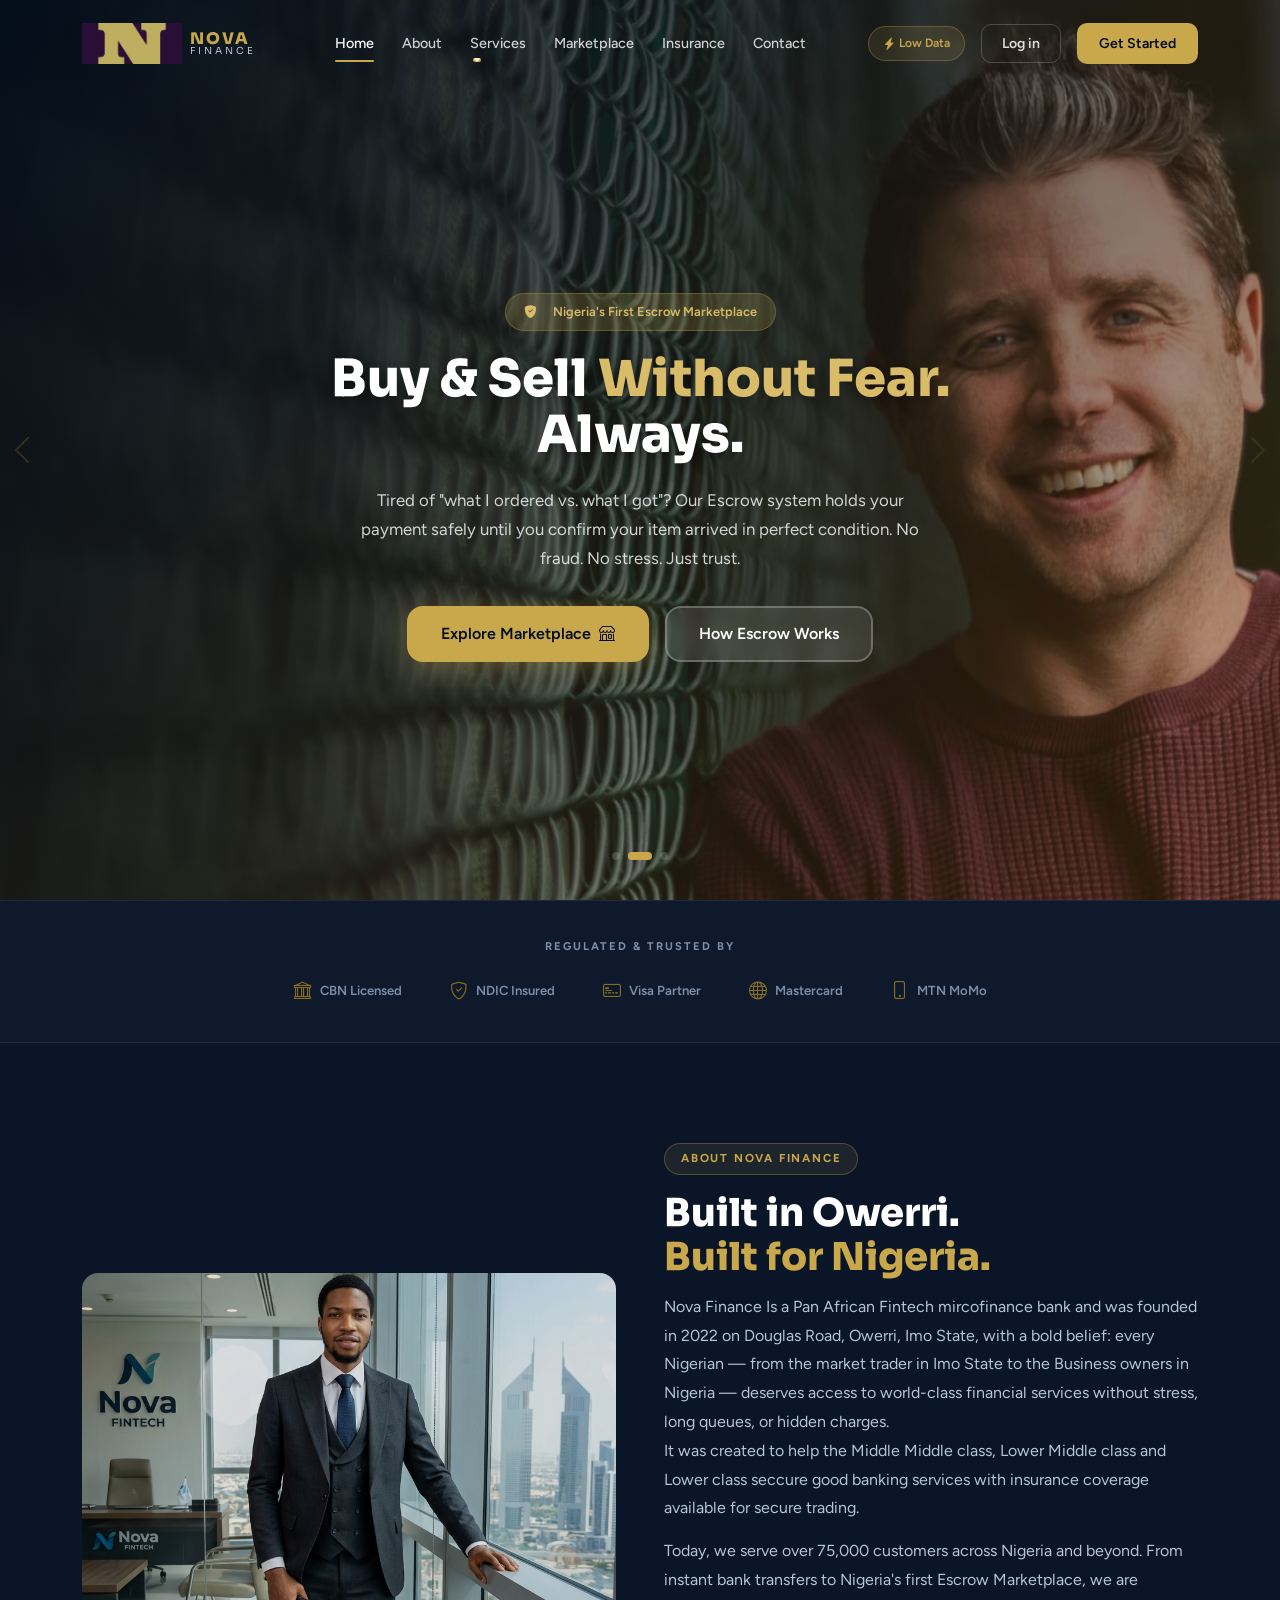
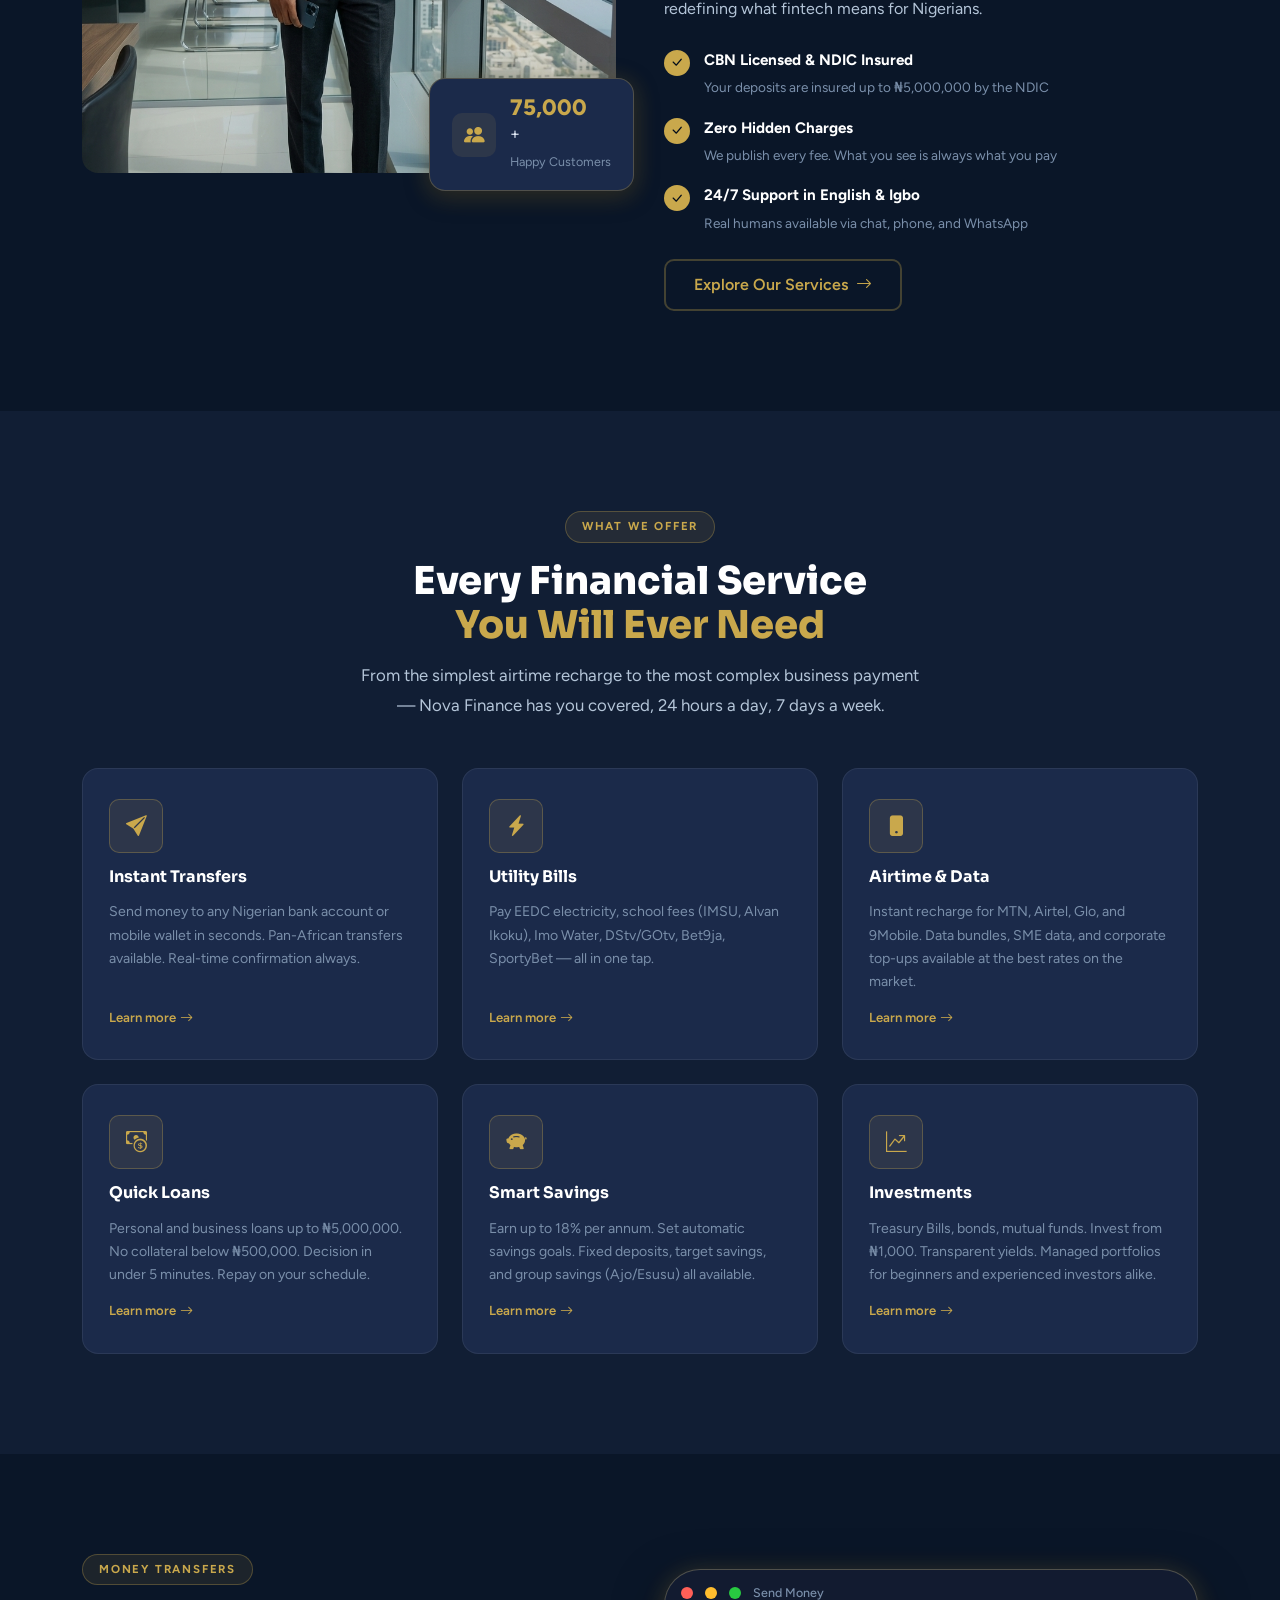
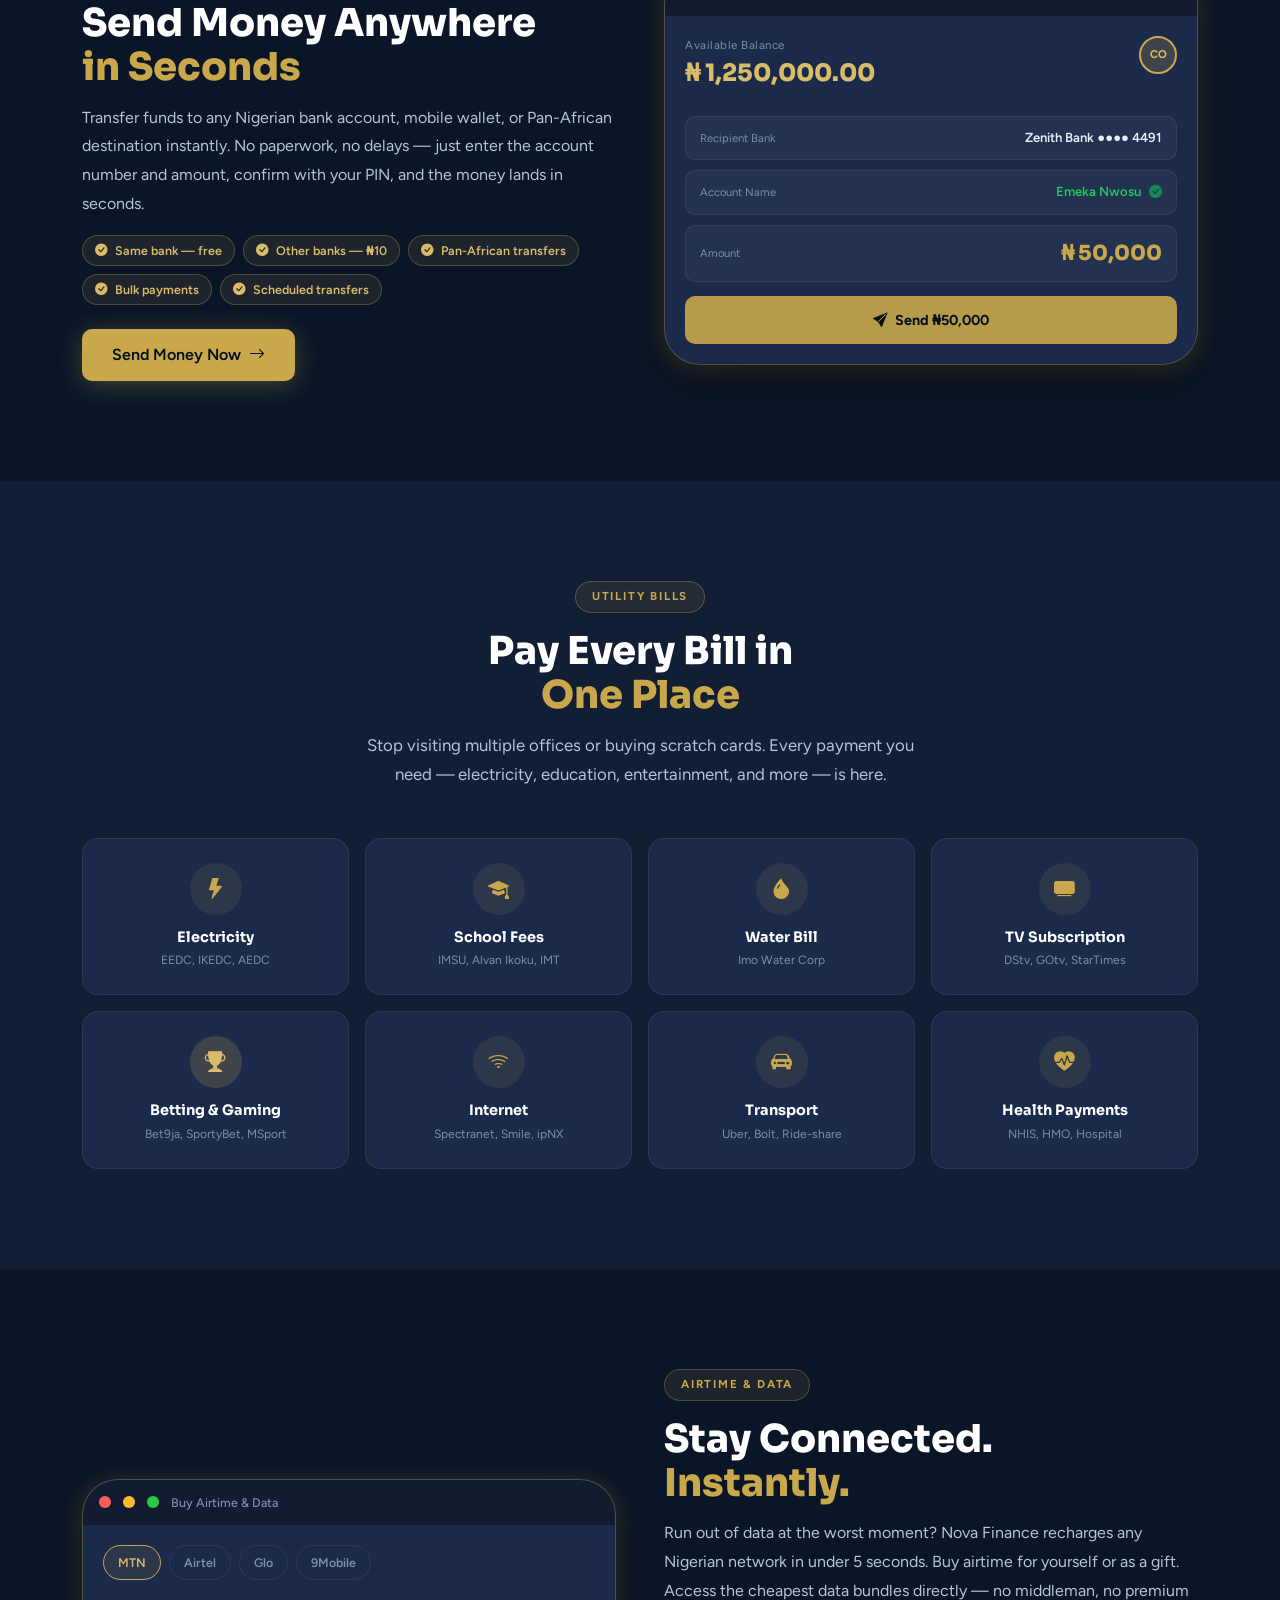
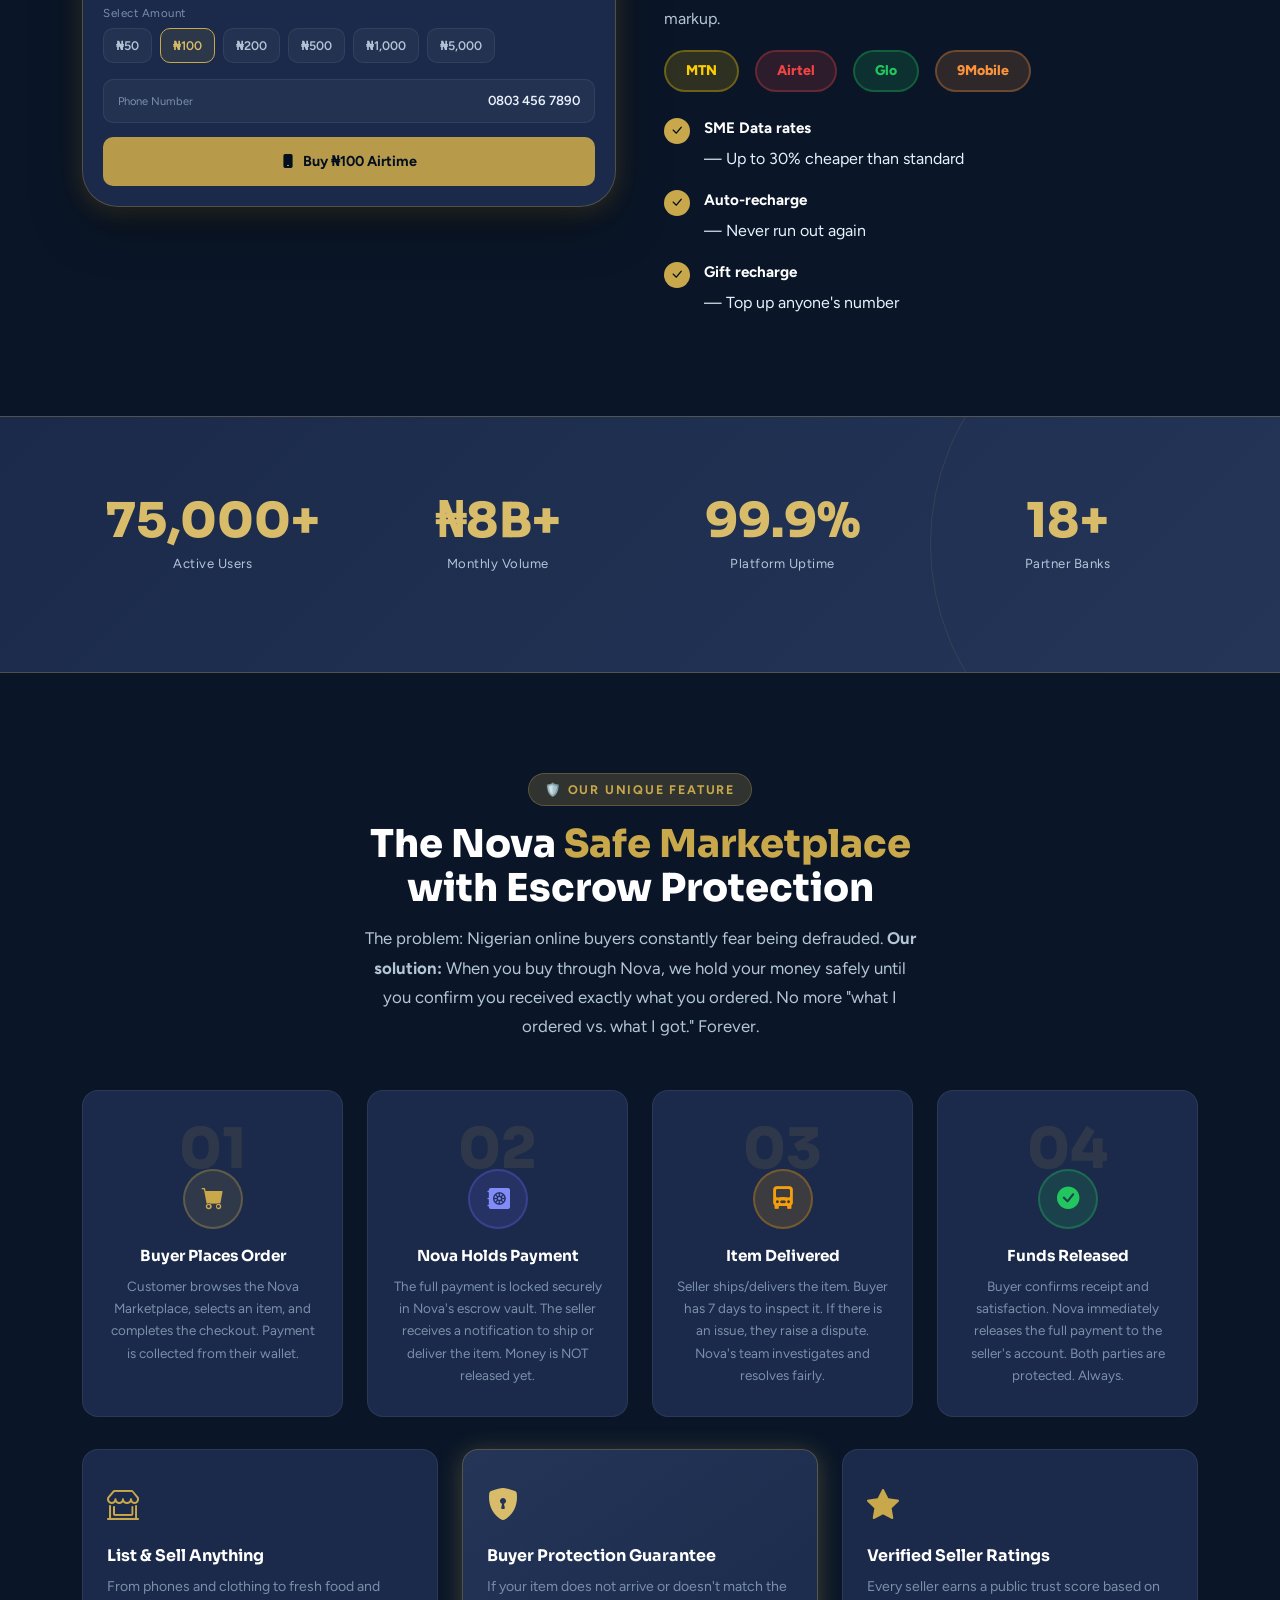
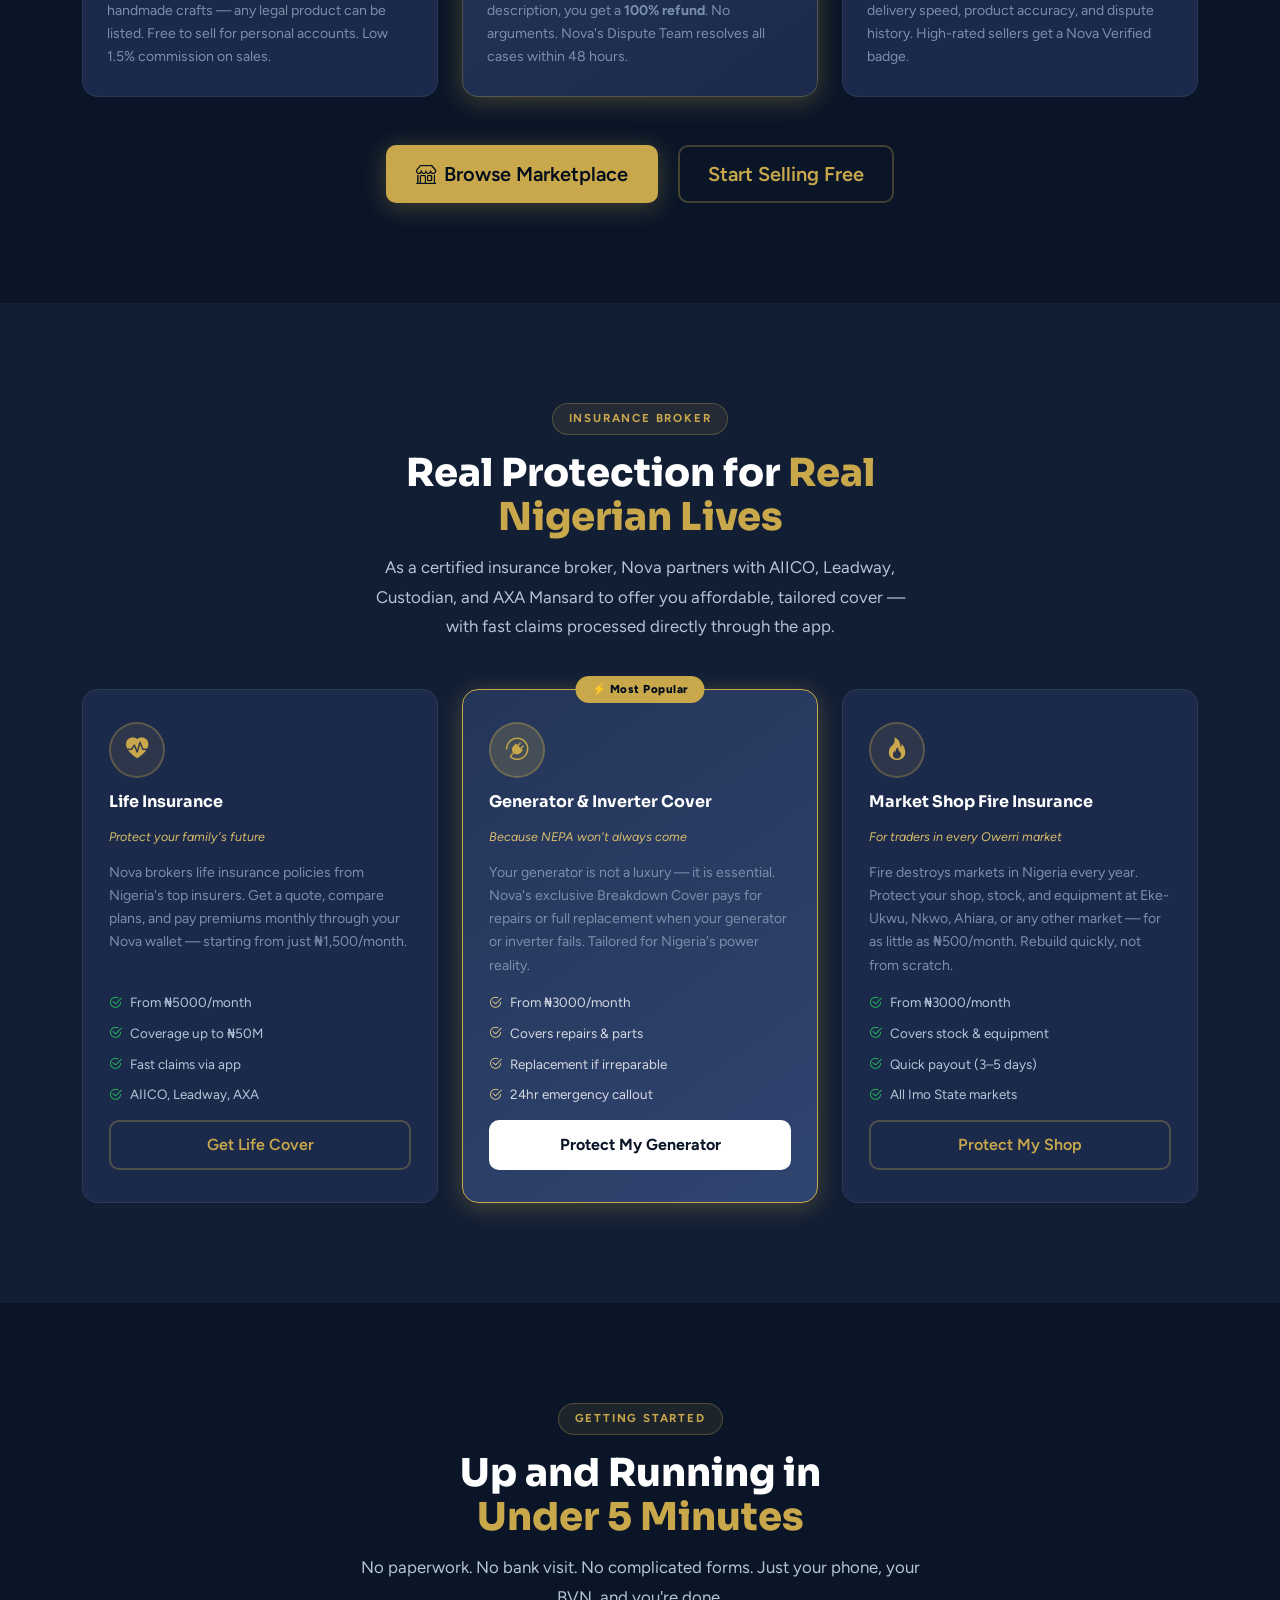
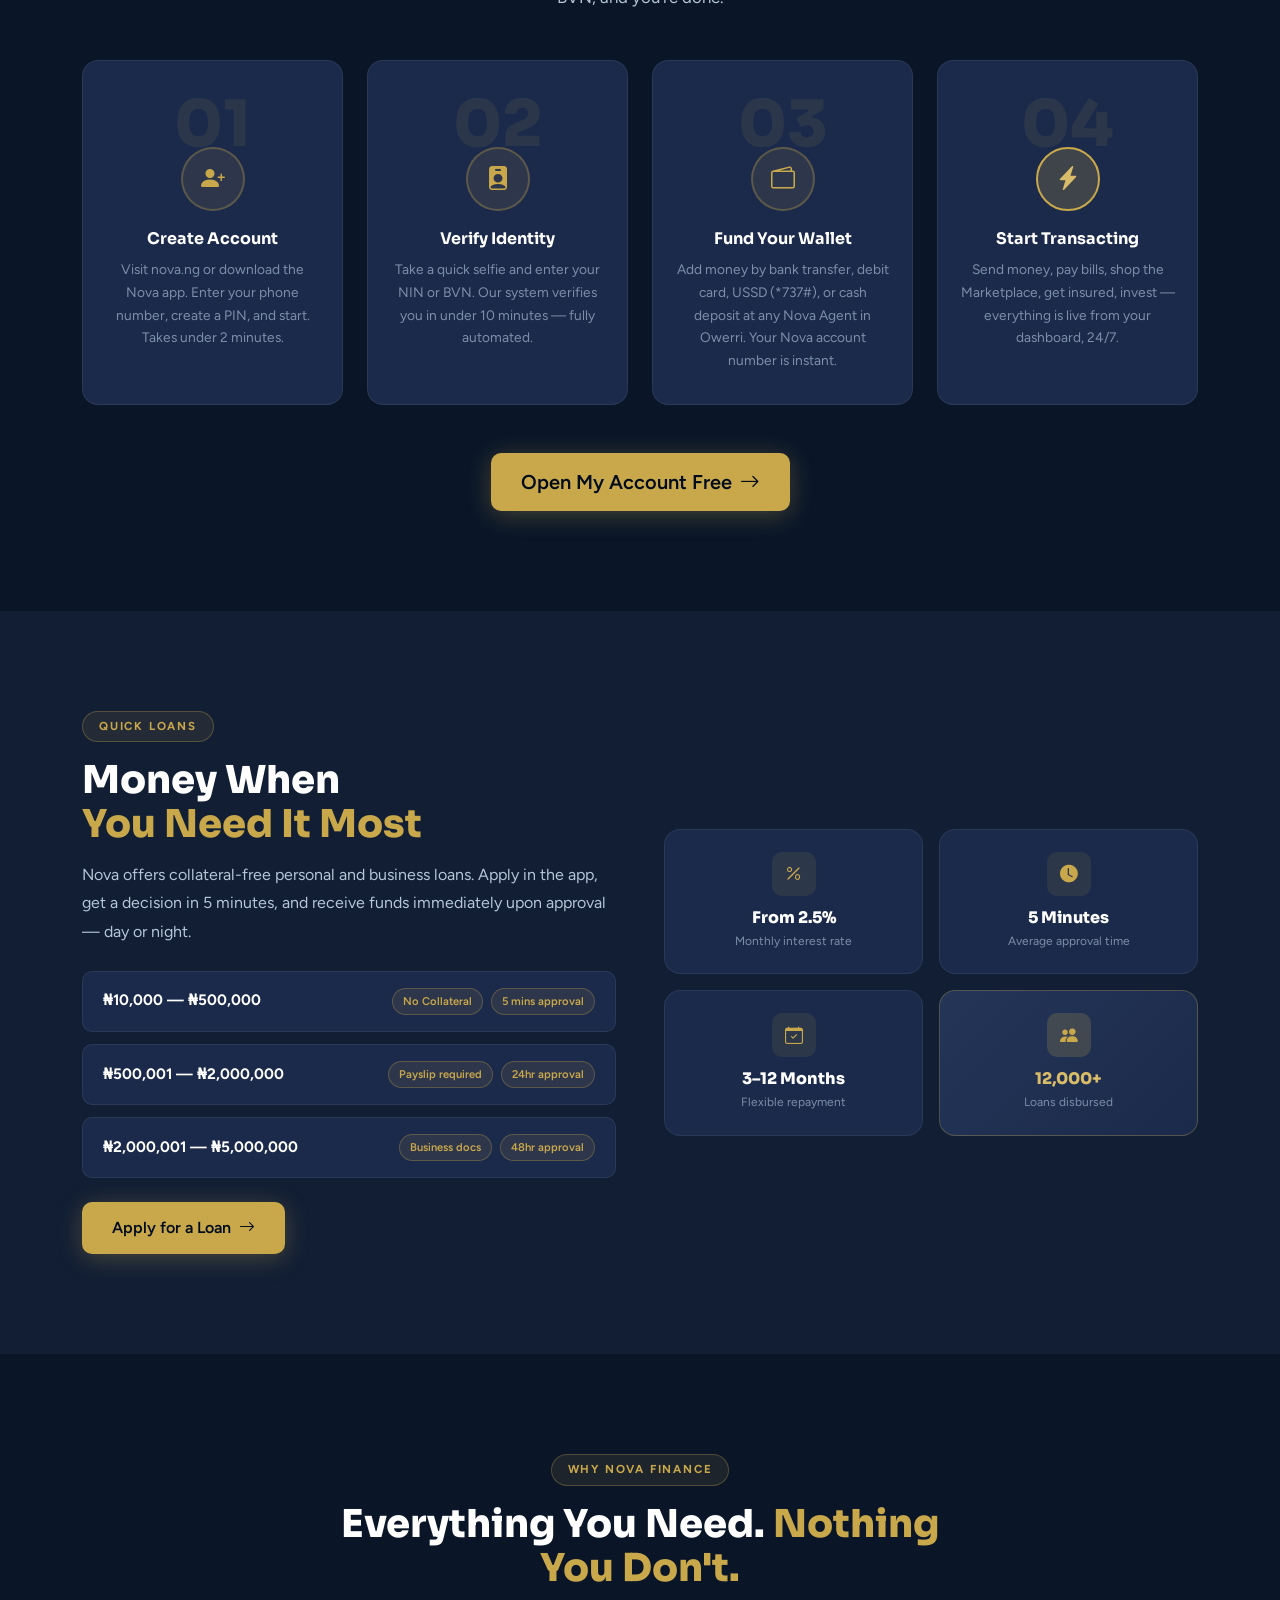
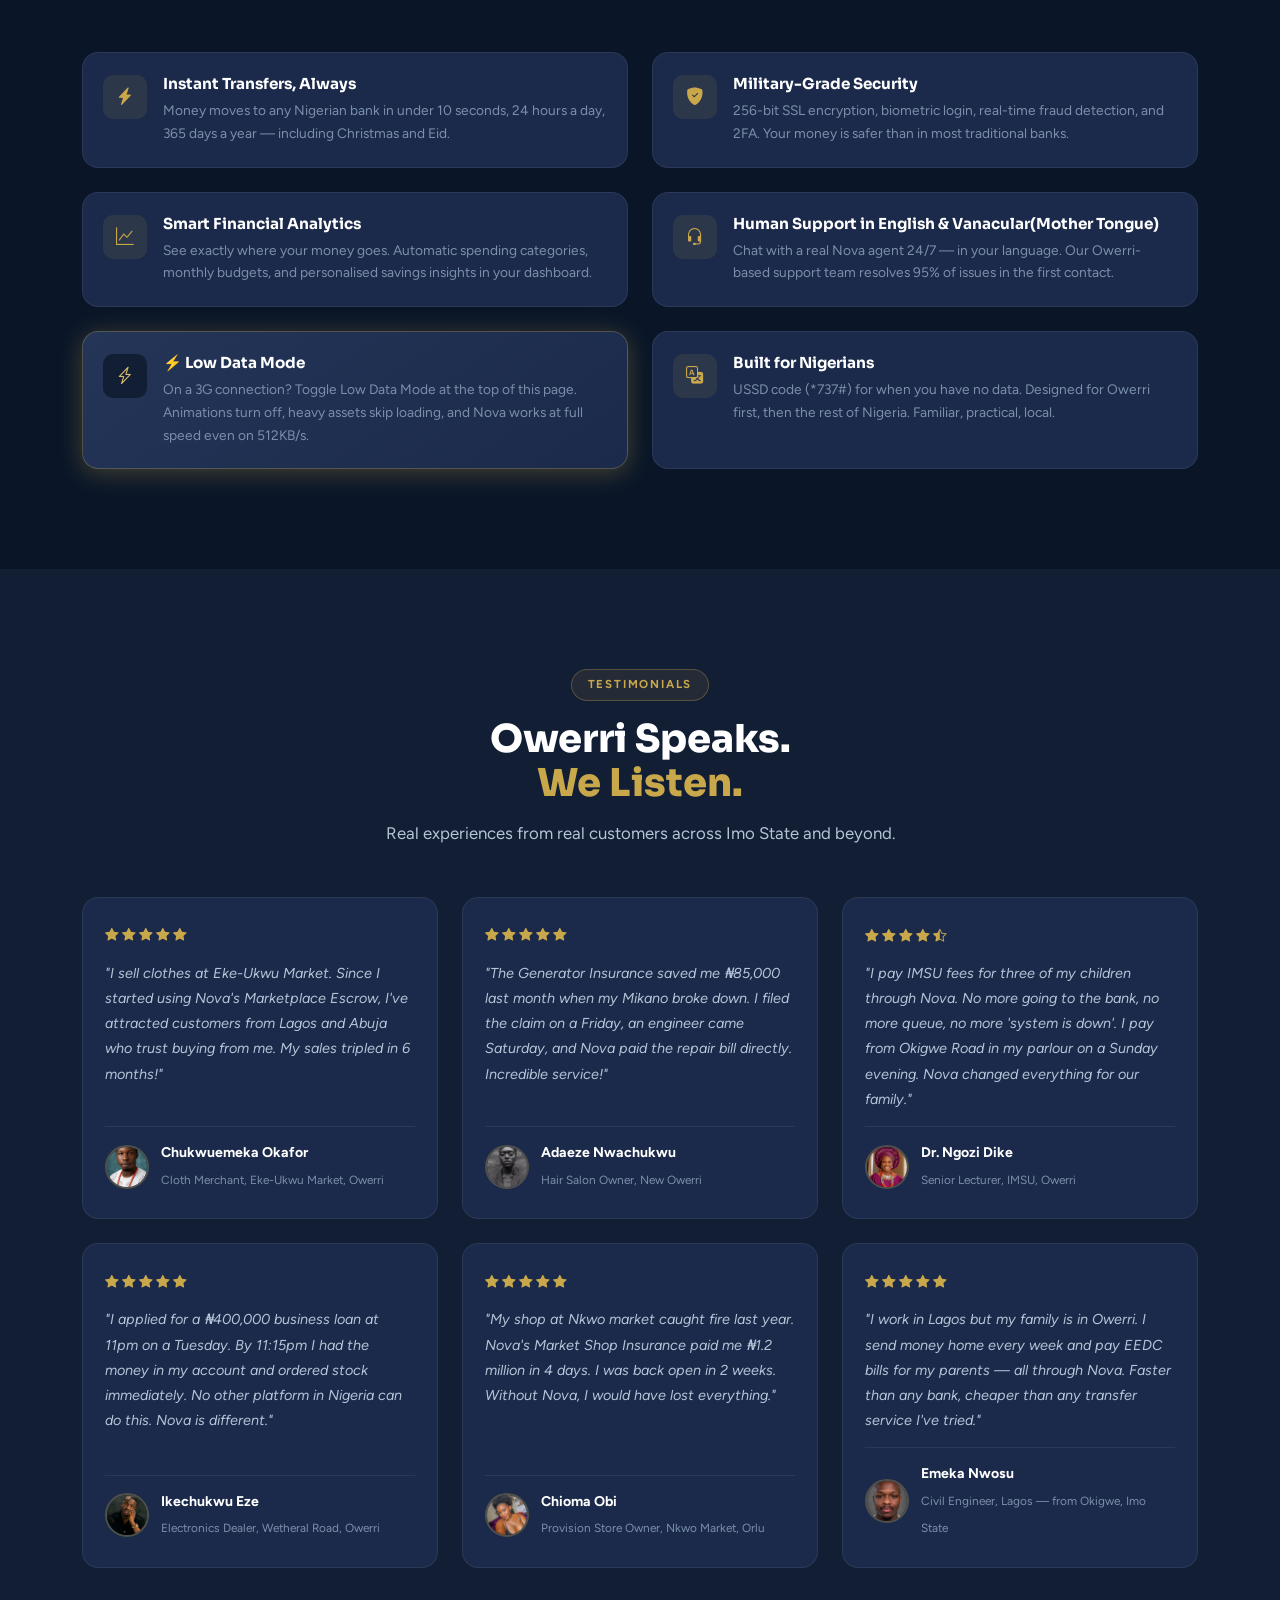
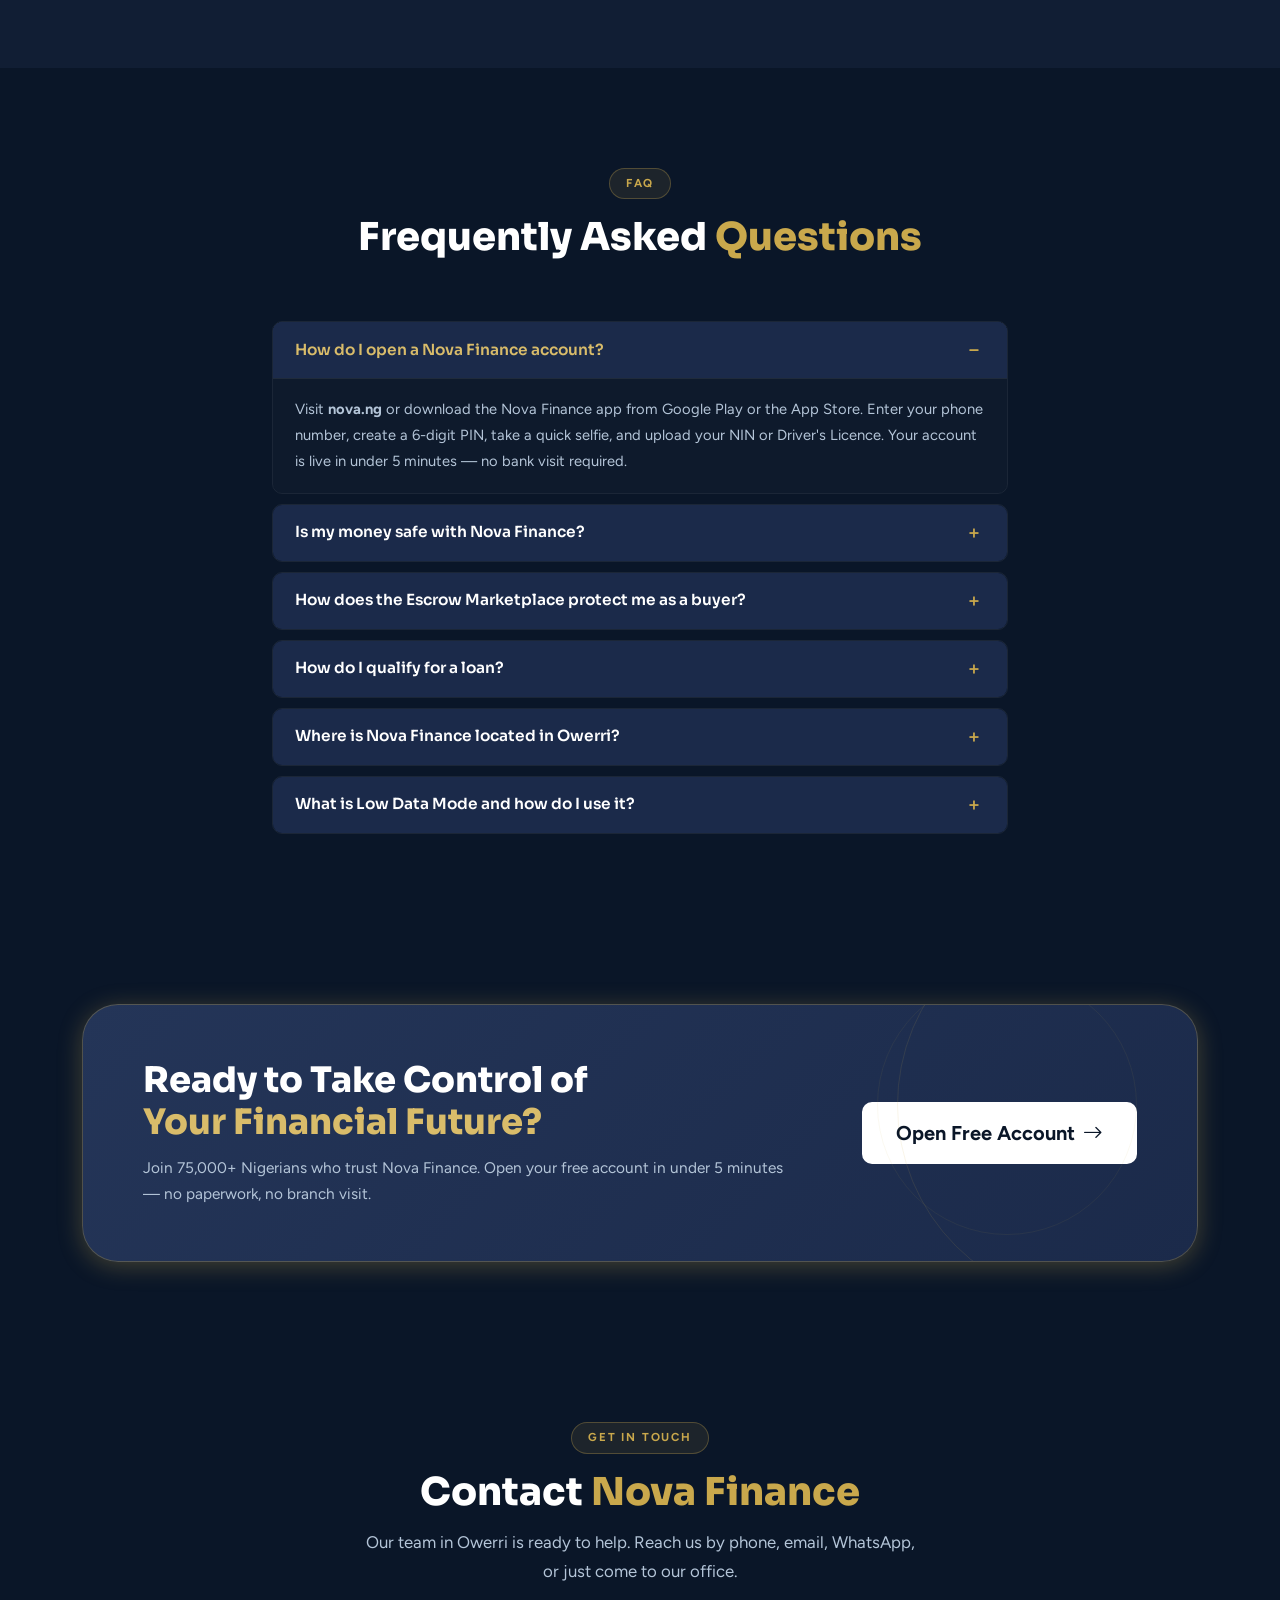
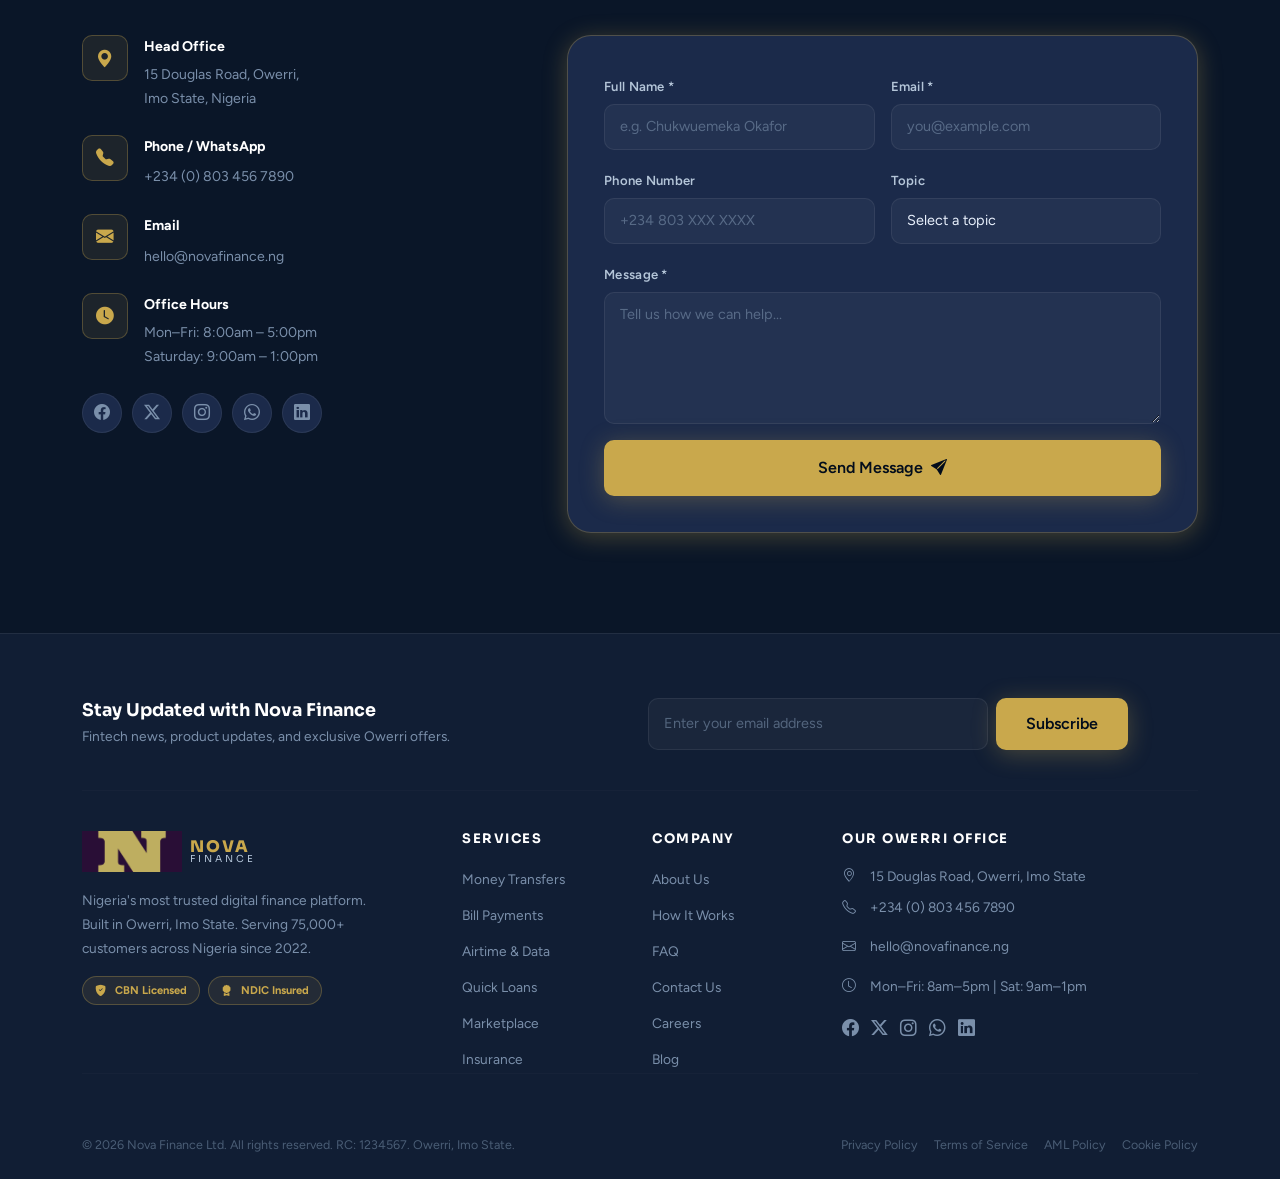
<file: index.html>
<!DOCTYPE html>
<!--
  ================================================================
  NOVA FINANCE — Main Single-Page Application (SPA) Homepage
  File:   index.html
  Author: Nova Finance Dev Team
  Purpose: This ONE file contains every section of the website.
           Clicking nav links does NOT load a new page — JavaScript
           intercepts clicks and smoothly scrolls to the right
           section on this same page. That pattern is called an SPA.
  ================================================================
-->
<html lang="en">
<head>
  <!-- charset="UTF-8" tells the browser to use Unicode so all characters
       including the Naira symbol ₦ and Igbo-language text render correctly -->
  <meta charset="UTF-8">

  <!-- viewport meta tag: makes the page scale correctly on mobile phones.
       width=device-width = use the screen width. initial-scale=1 = no zoom. -->
  <meta name="viewport" content="width=device-width, initial-scale=1.0">

  <!-- SEO description: shown by Google in search results -->
  <meta name="description"
        content="Nova Finance — Nigeria's most trusted digital finance platform.
                 Send money, pay bills, buy insurance, trade safely. Owerri, Imo State.">

  <!-- Page title: shown in browser tabs and bookmarks -->
  <title>Nova Finance | Smart Money for Every Nigerian</title>

  <!-- =====================================================
       GOOGLE FONTS
       Sora   — geometric, modern display font for headings
       Figtree — warm, readable sans-serif for body text
       display=swap means the fallback font shows immediately;
       the custom font swaps in once loaded (no invisible text)
  ===================================================== -->
  <link rel="preconnect" href="https://fonts.googleapis.com">
  <link rel="preconnect" href="https://fonts.gstatic.com" crossorigin>
  <link href="https://fonts.googleapis.com/css2?family=Sora:wght@300;400;600;700;800&family=Figtree:ital,wght@0,300;0,400;0,500;0,600;0,700;1,400&display=swap"
        rel="stylesheet">

  <!-- =====================================================
       BOOTSTRAP 5.3 CSS
       Bootstrap provides: responsive grid (rows/cols),
       navbar component, carousel, accordion (FAQ),
       form controls, utility classes (d-flex, gap-3, etc.)
  ===================================================== -->
  <link href="https://cdn.jsdelivr.net/npm/bootstrap@5.3.2/dist/css/bootstrap.min.css"
        rel="stylesheet">

  <!-- BOOTSTRAP ICONS — icon font library. Use: <i class="bi bi-phone"></i> -->
  <link href="https://cdn.jsdelivr.net/npm/bootstrap-icons@1.11.3/font/bootstrap-icons.min.css"
        rel="stylesheet">

  <!-- AOS (Animate On Scroll) CSS — needed for fade-in effects on scroll.
       The matching JS is loaded at the bottom. -->
  <link href="https://unpkg.com/aos@2.3.4/dist/aos.css" rel="stylesheet">

  <!-- OUR CUSTOM STYLESHEET — all Nova-specific styles live here -->
  <link rel="stylesheet" href="Css/style.css">

   <!-- Favicon link -->
     <link rel="icon" type="image/png" href="favicon.png">
</head>

<!-- ===================================================
     <body> is the visible page container.
     The class "low-data-mode" is toggled by JavaScript
     to strip animations for users on slow connections.
=================================================== -->
<body>

<!-- =====================================================
     SKIP LINK — accessibility feature.
     Screen-reader users and keyboard-only users can press
     Tab once and hit Enter to jump straight to main content,
     bypassing the navbar. "sr-only" hides it visually
     until focused. Required for WCAG accessibility.
===================================================== -->
<a class="skip-link" href="#main-content">Skip to main content</a>


<!-- =====================================================
     ██████████  NAVBAR  ██████████
     
     role="navigation" + aria-label → screen readers announce
       "navigation landmark: Nova Finance"
     
     fixed-top → Bootstrap class that makes the navbar
       stick to the top of the screen at all times via
       position:fixed; top:0 in CSS
     
     id="mainNav" → JavaScript uses this to detect scroll
       and apply a darker background after 80px of scrolling
===================================================== -->
<nav class="navbar navbar-expand-lg fixed-top" id="mainNav"
     role="navigation" aria-label="Nova Finance main navigation">
  <div class="container">

    <!-- -----------------------------------------------
         BRAND / LOGO
         href="#home" → clicking logo scrolls back to hero
         aria-label → tells screen readers what this is
    ----------------------------------------------- -->
    <a class="navbar-brand d-flex align-items-center gap-2"
       href="#home" aria-label="Nova Finance — go to homepage">

      <!-- FIX: Replaced SVG logo with img tag for custom logo image.
           ERROR: SVG logo didn't match user's branding preference.
           FIX: img tag allows you to insert your own logo image file.
           PLACEHOLDER: Replace 'images/logo.png' with your actual logo file path.
           alt attribute provides text description for screen readers (accessibility). -->
      <img src="images/vector/cover.png" alt="Nova Finance Logo" class="nav-logo-icon"
           width="44" height="44" onerror="this.src='https:via.placeholder.com/44x44/C9A84C/ffffff?text=NF'">

      <!-- Brand text: "NOVA" in gold, "Finance" lighter -->
      <span class="nav-brand-text">
        <span class="brand-nova">NOVA</span>
        <span class="brand-finance">Finance</span>
      </span>
    </a><!-- end .navbar-brand -->

    <!-- -----------------------------------------------
         NAVBAR RIGHT CONTROLS (mobile only: low-data + toggler)
         d-flex d-lg-none → only visible on screens < 992px
    ----------------------------------------------- -->
    <div class="d-flex align-items-center gap-2 d-lg-none">

      <!-- LOW DATA MODE TOGGLE (mobile) — see desktop version below -->
      <button class="low-data-btn" id="lowDataToggleMobile"
              aria-label="Toggle Low Data Mode" title="Low Data Mode">
        <i class="bi bi-lightning-charge-fill" aria-hidden="true"></i>
      </button>

      <!-- HAMBURGER BUTTON — Bootstrap toggles the collapsed menu.
           data-bs-toggle="collapse" activates Bootstrap's JS collapse plugin.
           data-bs-target="#navbarMenu" says which element to show/hide.
           aria-controls & aria-expanded → accessibility state announcement. -->
      <button class="navbar-toggler nav-hamburger" type="button"
              data-bs-toggle="collapse" data-bs-target="#navbarMenu"
              aria-controls="navbarMenu" aria-expanded="false"
              aria-label="Toggle navigation menu">
        <i class="bi bi-list" aria-hidden="true"></i>
      </button>
    </div><!-- end mobile controls -->

    <!-- -----------------------------------------------
         COLLAPSIBLE MENU WRAPPER
         collapse navbar-collapse → Bootstrap hides this on
           small screens; shows it when toggler is clicked.
         id="navbarMenu" → matched by data-bs-target above.
    ----------------------------------------------- -->
    <div class="collapse navbar-collapse" id="navbarMenu">

      <!-- NAV LINKS — center-aligned using mx-auto (Bootstrap margin auto)
           role="list" makes the UL semantic for screen readers -->
      <ul class="navbar-nav mx-auto gap-1" role="list">

        <!-- Each nav-item is one link in the menu -->

        <!-- HOME: href="#home" → JS will intercept this, find the element
             with id="home", and smoothly scroll there (no page load). -->
        <li class="nav-item" role="listitem">
          <a class="nav-link active" href="#home"
             aria-current="page">Home</a>
        </li>

        <!-- ABOUT: scrolls to the #about section on THIS page -->
        <li class="nav-item" role="listitem">
          <a class="nav-link" href="#about">About</a>
        </li>

        <!-- SERVICES DROPDOWN: shows sub-services on hover (desktop)
             or tap (mobile). data-bs-toggle="dropdown" activates BS dropdown. -->
        <li class="nav-item dropdown" role="listitem">
          <a class="nav-link dropdown-toggle" href="#services"
             data-bs-toggle="dropdown" aria-expanded="false"
             aria-haspopup="true" id="servicesDropdown">
            Services
          </a>
          <!-- Dropdown menu: each item scrolls to a sub-section on the page -->
          <ul class="dropdown-menu nav-dropdown" aria-labelledby="servicesDropdown">

            <li>
              <!-- The section-link class is used by JS to handle smooth scroll -->
              <a class="dropdown-item" href="#transfers">
                <i class="bi bi-send-fill me-2 text-gold" aria-hidden="true"></i>
                Money Transfers
              </a>
            </li>
            <li>
              <a class="dropdown-item" href="#bills">
                <i class="bi bi-lightning-fill me-2 text-gold" aria-hidden="true"></i>
                Bill Payments
              </a>
            </li>
            <li>
              <a class="dropdown-item" href="#airtime">
                <i class="bi bi-phone-fill me-2 text-gold" aria-hidden="true"></i>
                Airtime &amp; Data
              </a>
            </li>
            <li>
              <a class="dropdown-item" href="#loans">
                <i class="bi bi-cash-coin me-2 text-gold" aria-hidden="true"></i>
                Quick Loans
              </a>
            </li>
            <!-- <hr> inside a dropdown acts as a visual divider line -->
            <li><hr class="dropdown-divider border-gold-subtle"></li>
            <li>
              <a class="dropdown-item" href="#betting">
                <i class="bi bi-trophy-fill me-2 text-gold" aria-hidden="true"></i>
                Betting &amp; Gaming Top-up
              </a>
            </li>
          </ul>
        </li><!-- end Services dropdown -->

        <!-- MARKETPLACE: scrolls to the marketplace+escrow section -->
        <li class="nav-item" role="listitem">
          <a class="nav-link" href="#marketplace">Marketplace</a>
        </li>

        <!-- INSURANCE: scrolls to the insurance broker section -->
        <li class="nav-item" role="listitem">
          <a class="nav-link" href="#insurance">Insurance</a>
        </li>

        <!-- CONTACT: scrolls to the contact form section -->
        <li class="nav-item" role="listitem">
          <a class="nav-link" href="#contact">Contact</a>
        </li>
      </ul><!-- end .navbar-nav -->

      <!-- -----------------------------------------------
           RIGHT SIDE: Low Data toggle + CTA buttons
           ms-auto → margin-start: auto (pushes to the right)
      ----------------------------------------------- -->
      <div class="nav-right-controls d-flex align-items-center gap-3">

        <!-- LOW DATA MODE TOGGLE (desktop version)
             This button + JavaScript adds/removes class "low-data-mode"
             on <body>. When active, CSS disables all animations so
             the page loads and performs fast on 3G/slow internet. -->
        <button class="low-data-btn d-none d-lg-flex align-items-center gap-1"
                id="lowDataToggleDesktop"
                aria-label="Toggle Low Data Mode"
                title="Enable Low Data Mode for faster loading on 3G">
          <i class="bi bi-lightning-charge-fill" aria-hidden="true"></i>
          <span class="low-data-label">Low Data</span>
        </button>

        <!-- SIGN IN button: links to the Dashboard page (external page, not a section) -->
        <a href="login.html" class="btn btn-nav-outline"
           aria-label="Sign in to your Nova Finance account">Log in</a>

        <!-- GET STARTED button: scrolls to contact form where user can register -->
        <a href="sign_up.html" class="btn btn-nav-gold"
           aria-label="Get started with Nova Finance">Get Started</a>
      </div><!-- end .nav-right-controls -->

    </div><!-- end #navbarMenu -->
  </div><!-- end .container -->
</nav><!-- end #mainNav -->


<!-- =====================================================
     ██████████  MAIN CONTENT  ██████████
     id="main-content" → target for the skip-link above
===================================================== -->
<main id="main-content">


  <!-- =====================================================
       SECTION 1: HERO — Bootstrap Carousel
       
       id="home" → the nav "Home" link scrolls here
       
       Bootstrap Carousel works like this:
       - The outer div has id="heroCarousel" and class="carousel"
       - data-bs-ride="carousel" → starts auto-playing on load
       - data-bs-interval="5500" → changes slides every 5.5 seconds
       - carousel-fade → uses a cross-fade transition instead of slide
       - .carousel-item.active → FIRST slide must have "active" class
       - .carousel-control-prev/next → left/right arrow buttons
       - .carousel-indicators → the dot indicators at the bottom
  ===================================================== -->
  <section id="home" aria-label="Welcome to Nova Finance">

    <!-- The carousel container: all Bootstrap carousel logic lives here -->
    <div id="heroCarousel" class="carousel carousel-fade slide"
         data-bs-ride="carousel" data-bs-interval="5500">

      <!-- -------------------------------------------
           CAROUSEL INDICATORS (the dots at the bottom)
           Each <button> controls one slide.
           data-bs-target → which carousel to control
           data-bs-slide-to → index of the slide (0-based)
           aria-label → accessible description per dot
      ------------------------------------------- -->
      <div class="carousel-indicators hero-indicators">
        <button type="button" data-bs-target="#heroCarousel" data-bs-slide-to="0"
                class="active" aria-current="true" aria-label="Slide 1: Smart Finance"></button>
        <button type="button" data-bs-target="#heroCarousel" data-bs-slide-to="1"
                aria-label="Slide 2: Safe Marketplace"></button>
        <button type="button" data-bs-target="#heroCarousel" data-bs-slide-to="2"
                aria-label="Slide 3: Insurance"></button>
      </div><!-- end indicators -->

      <!-- -------------------------------------------
           CAROUSEL SLIDES WRAPPER
           carousel-inner must wrap all carousel-item divs
      ------------------------------------------- -->
      <div class="carousel-inner">

        <!-- ==========================================
             SLIDE 1 — General Hero: "Smart Money"
             class="active" → this is the first visible slide
        ========================================== -->
        <div class="carousel-item active" role="tabpanel" aria-label="Slide 1 of 3">

          <!-- Background image for this slide.
               The CSS on .slide-1-bg sets background-image, size, and position.
               aria-hidden="true" → decorative; screen readers skip it. -->
          <div class="hero-slide-bg slide-1-bg" aria-hidden="true">
            <!-- Dark gradient overlay sits on top of the background image,
                 making the white text readable -->
            <div class="hero-overlay"></div>
          </div>

          <!-- Slide content: centered using Bootstrap grid -->
          <div class="carousel-caption hero-caption">
            <div class="container">
              <!-- row → Bootstrap horizontal container for columns
                   justify-content-center → columns sit in the middle
                   g-0 → no gutter (gap) between columns -->
              <div class="row justify-content-center g-0">
                <!-- col-lg-8 → takes 8 of 12 columns on large screens (centred) -->
                <div class="col-lg-8 col-12">

                  <!-- Small pill badge above the headline -->
                  <div class="hero-badge" data-aos="fade-down" data-aos-delay="100">
                    <span class="badge-dot" aria-hidden="true"></span>
                    <span>Nigeria's Premier Fintech Platform</span>
                  </div>

                  <!-- H1: the most important heading on the entire page.
                       There must be only ONE h1 per page (SEO + accessibility rule).
                       data-aos="fade-up" → AOS library animates this in from below. -->
                  <h1 class="hero-title" data-aos="fade-up" data-aos-delay="200">
                    Smart Money
                    <span class="title-gold">for Every</span>
                    Nigerian
                  </h1>

                  <!-- Hero description -->
                  <p class="hero-desc" data-aos="fade-up" data-aos-delay="300">
                    Send money instantly, pay all your bills, invest wisely,
                    shop safely with Escrow protection — all on one platform.
                    Built in Owerri, serving Nigeria.
                  </p>

                  <!-- CTA button row: d-flex flex-wrap gap-3 = horizontal flex
                       that wraps neatly on small screens -->
                  <div class="hero-actions d-flex flex-wrap justify-content-center gap-3"
                       data-aos="fade-up" data-aos-delay="400">
                    <a href="sign_up.html" class="btn btn-gold-solid btn-hero">
                      Open Free Account
                      <i class="bi bi-arrow-right ms-2" aria-hidden="true"></i>
                    </a>
                    <a href="#howitworks" class="btn btn-ghost-white btn-hero">
                      <i class="bi bi-play-circle-fill me-2" aria-hidden="true"></i>
                      How It Works
                    </a>
                  </div>

                  <!-- Quick trust stats below CTAs -->
                  <div class="hero-trust d-flex flex-wrap justify-content-center gap-4 mt-4"
                       data-aos="fade-up" data-aos-delay="500">
                    <div class="trust-stat">
                      <strong>75K+</strong><span>Active Users</span>
                    </div>
                    <div class="trust-divider" aria-hidden="true"></div>
                    <div class="trust-stat">
                      <strong>₦8B+</strong><span>Monthly Volume</span>
                    </div>
                    <div class="trust-divider" aria-hidden="true"></div>
                    <div class="trust-stat">
                      <strong>99.9%</strong><span>Uptime</span>
                    </div>
                  </div><!-- end hero-trust -->
                </div><!-- end col-lg-8 -->
              </div><!-- end row -->
            </div><!-- end container -->
          </div><!-- end .carousel-caption -->
        </div><!-- end Slide 1 -->


        <!-- ==========================================
             SLIDE 2 — Marketplace + Escrow Feature
        ========================================== -->
        <div class="carousel-item" role="tabpanel" aria-label="Slide 2 of 3">
          <div class="hero-slide-bg slide-2-bg" aria-hidden="true">
            <div class="hero-overlay hero-overlay-market"></div>
          </div>
          <div class="carousel-caption hero-caption">
            <div class="container">
              <div class="row justify-content-center g-0">
                <div class="col-lg-8 col-12">
                  <div class="hero-badge badge-market" data-aos="fade-down" data-aos-delay="100">
                    <i class="bi bi-shield-fill-check me-2" aria-hidden="true"></i>
                    <span>Nigeria's First Escrow Marketplace</span>
                  </div>
                  <h2 class="hero-title" data-aos="fade-up" data-aos-delay="200">
                    Buy &amp; Sell
                    <span class="title-gold">Without Fear.</span>
                    Always.
                  </h2>
                  <p class="hero-desc" data-aos="fade-up" data-aos-delay="300">
                    Tired of "what I ordered vs. what I got"? Our Escrow system holds
                    your payment safely until you confirm your item arrived in perfect
                    condition. No fraud. No stress. Just trust.
                  </p>
                  <div class="hero-actions d-flex flex-wrap justify-content-center gap-3"
                       data-aos="fade-up" data-aos-delay="400">
                    <a href="#marketplace" class="btn btn-gold-solid btn-hero">
                      Explore Marketplace
                      <i class="bi bi-shop ms-2" aria-hidden="true"></i>
                    </a>
                    <a href="#marketplace" class="btn btn-ghost-white btn-hero">
                      How Escrow Works
                    </a>
                  </div>
                </div>
              </div>
            </div>
          </div>
        </div><!-- end Slide 2 -->


        <!-- ==========================================
             SLIDE 3 — Insurance Broker Section
        ========================================== -->
        <div class="carousel-item" role="tabpanel" aria-label="Slide 3 of 3">
          <div class="hero-slide-bg slide-3-bg" aria-hidden="true">
            <div class="hero-overlay hero-overlay-insure"></div>
          </div>
          <div class="carousel-caption hero-caption">
            <div class="container">
              <div class="row justify-content-center g-0">
                <div class="col-lg-8 col-12">
                  <div class="hero-badge badge-insure" data-aos="fade-down" data-aos-delay="100">
                    <i class="bi bi-award-fill me-2" aria-hidden="true"></i>
                    <span>Certified Insurance Broker</span>
                  </div>
                  <h2 class="hero-title" data-aos="fade-up" data-aos-delay="200">
                    Protect
                    <span class="title-gold">What Matters</span>
                    Most
                  </h2>
                  <p class="hero-desc" data-aos="fade-up" data-aos-delay="300">
                    Life Insurance, Generator Breakdown Cover, and Market Shop Fire
                    Insurance — tailored for real Nigerian lives and businesses.
                    Fast claims. Affordable premiums. Real protection.
                  </p>
                  <div class="hero-actions d-flex flex-wrap justify-content-center gap-3"
                       data-aos="fade-up" data-aos-delay="400">
                    <a href="#insurance" class="btn btn-gold-solid btn-hero">
                      Get Insured Today
                      <i class="bi bi-shield-check ms-2" aria-hidden="true"></i>
                    </a>
                    <a href="#insurance" class="btn btn-ghost-white btn-hero">
                      View Plans
                    </a>
                  </div>
                </div>
              </div>
            </div>
          </div>
        </div><!-- end Slide 3 -->

      </div><!-- end .carousel-inner -->

      <!-- -------------------------------------------
           CAROUSEL CONTROLS — Previous and Next arrows
           data-bs-slide="prev/next" → Bootstrap JS handles
           the actual slide change when clicked
      ------------------------------------------- -->
      <button class="carousel-control-prev hero-ctrl" type="button"
              data-bs-target="#heroCarousel" data-bs-slide="prev"
              aria-label="Previous slide">
        <span class="carousel-control-prev-icon" aria-hidden="true"></span>
        <span class="visually-hidden">Previous</span>
      </button>
      <button class="carousel-control-next hero-ctrl" type="button"
              data-bs-target="#heroCarousel" data-bs-slide="next"
              aria-label="Next slide">
        <span class="carousel-control-next-icon" aria-hidden="true"></span>
        <span class="visually-hidden">Next</span>
      </button>

    </div><!-- end #heroCarousel -->
  </section><!-- end #home -->


  <!-- =====================================================
       SECTION 2: TRUST STRIP — "Regulated & Trusted By"
       
       Showing regulation and partner logos builds confidence.
       aria-label on section announces it to screen readers.
  ===================================================== -->
  <section class="trust-strip" aria-label="Regulatory and partner trust indicators">
    <div class="container">

      <!-- Small label above the logos -->
      <p class="trust-strip-label text-center" aria-label="Trusted by">
        Regulated &amp; Trusted By
      </p>

      <!-- d-flex flex-wrap justify-content-center → horizontal row,
           wraps on small screens, centred. gap-5 = 3rem spacing. -->
      <div class="trust-logos d-flex flex-wrap justify-content-center align-items-center gap-4 gap-lg-5">
        <!-- Each trust-logo is a text+icon pair (replace with real SVG logos later) -->
        <div class="trust-logo-item">
          <i class="bi bi-bank" aria-hidden="true"></i>
          <span>CBN Licensed</span>
        </div>
        <div class="trust-logo-item">
          <i class="bi bi-shield-check" aria-hidden="true"></i>
          <span>NDIC Insured</span>
        </div>
        <div class="trust-logo-item">
          <i class="bi bi-credit-card-2-front" aria-hidden="true"></i>
          <span>Visa Partner</span>
        </div>
        <div class="trust-logo-item">
          <i class="bi bi-globe" aria-hidden="true"></i>
          <span>Mastercard</span>
        </div>
        <div class="trust-logo-item">
          <i class="bi bi-phone" aria-hidden="true"></i>
          <span>MTN MoMo</span>
        </div>
      </div><!-- end trust-logos -->
    </div>
  </section><!-- end trust strip -->


  <!-- =====================================================
       SECTION 3: ABOUT — Company story, mission, values
       
       id="about" → nav "About" link scrolls here
       data-aos="fade-right/left" → AOS animation direction
  ===================================================== -->
  <section id="about" class="section-padding" aria-labelledby="about-heading">
    <div class="container">
      <!-- row with Bootstrap grid: 2 columns on large, stacked on mobile -->
      <div class="row align-items-center g-5">

        <!-- LEFT: Image with floating stat card on top -->
        <div class="col-lg-6" data-aos="fade-right" data-aos-duration="800">
          <!-- about-img-wrap is position:relative so the floating card can
               be position:absolute inside it -->
          <div class="about-img-wrap">
            <!-- img-fluid = max-width:100% so image never overflows its column
                 rounded-4 = Bootstrap class for border-radius: 1rem
                 object-fit: cover is set in CSS to crop nicely -->
            <img src="images/About.png"
                 alt="Nova Finance team at our Owerri office on Douglas Road"
                 class="  img-fluid rounded-4 about-main-img"
                 loading="lazy">
            <!-- loading="lazy" → browser only loads this image when user
                 scrolls near it, saving bandwidth -->

            <!-- Floating stat overlay card — position:absolute (in CSS),
                 appears at bottom-right of the image -->
            <div class="about-float-card" data-aos="zoom-in" data-aos-delay="400">
              <div class="float-card-icon" aria-hidden="true">
                <i class="bi bi-people-fill"></i>
              </div>
              <div>
                <!-- This number will be animated by the counter JS function -->
                <strong class="counter-up" data-target="75000">0</strong>+
                <p>Happy Customers</p>
              </div>
            </div><!-- end floating card -->

          </div><!-- end about-img-wrap -->
        </div><!-- end left column -->

        <!-- RIGHT: Text content -->
        <div class="col-lg-6" data-aos="fade-left" data-aos-duration="800">

          <!-- section-label: the small pill badge above each section heading -->
          <span class="section-label" aria-label="Section: About Us">About Nova Finance</span>

          <!-- H2: each major section uses h2. Only h1 is the page-level heading. -->
          <h2 class="section-title" id="about-heading">
            Built in Owerri.<br>
            <span class="text-gold">Built for Nigeria.</span>
          </h2>

          <p class="section-text">
            Nova Finance Is a Pan African Fintech mircofinance bank and  was founded in 2022 on Douglas Road, Owerri, Imo State,
            with a bold belief: every Nigerian — from the market trader in Imo State
            to the Business owners in Nigeria — deserves access to world-class financial services
            without stress, long queues, or hidden charges.<br>
            It was created to help the Middle Middle class, Lower Middle class and Lower class seccure good banking services with insurance coverage available for secure trading.
          </p>
          <p class="section-text">
            Today, we serve over 75,000 customers across Nigeria and beyond.
            From instant bank transfers to Nigeria's first Escrow Marketplace, we are
            redefining what fintech means for Nigerians.
          </p>

          <!-- Feature checklist: ul list-unstyled removes default bullet points -->
          <ul class="about-checklist list-unstyled mt-4" aria-label="Key features and credentials">
            <!-- Each li is a flex row: icon | text -->
            <li class="check-item">
              <div class="check-icon" aria-hidden="true"><i class="bi bi-check-lg"></i></div>
              <div>
                <strong>CBN Licensed &amp; NDIC Insured</strong>
                <p>Your deposits are insured up to ₦5,000,000 by the NDIC</p>
              </div>
            </li>
            <li class="check-item">
              <div class="check-icon" aria-hidden="true"><i class="bi bi-check-lg"></i></div>
              <div>
                <strong>Zero Hidden Charges</strong>
                <p>We publish every fee. What you see is always what you pay</p>
              </div>
            </li>
            <li class="check-item">
              <div class="check-icon" aria-hidden="true"><i class="bi bi-check-lg"></i></div>
              <div>
                <strong>24/7 Support in English &amp; Igbo</strong>
                <p>Real humans available via chat, phone, and WhatsApp</p>
              </div>
            </li>
          </ul><!-- end checklist -->

          <!-- CTA link to scroll to services section -->
          <a href="#services" class="btn btn-gold-outline mt-4">
            Explore Our Services
            <i class="bi bi-arrow-right ms-2" aria-hidden="true"></i>
          </a>
        </div><!-- end right column -->
      </div><!-- end row -->
    </div><!-- end container -->
  </section><!-- end #about -->


  <!-- =====================================================
       SECTION 4: SERVICES OVERVIEW
       
       id="services" → nav "Services" link scrolls here.
       Six service cards in a Bootstrap 3-column grid.
  ===================================================== -->
  <section id="services" class="section-padding section-dark"
           aria-labelledby="services-heading">
    <div class="container">

      <!-- Section header: centered -->
      <div class="row justify-content-center mb-5">
        <div class="col-lg-7 text-center" data-aos="fade-up">
          <span class="section-label">What We Offer</span>
          <h2 class="section-title" id="services-heading">
            Every Financial Service<br>
            <span class="text-gold">You Will Ever Need</span>
          </h2>
          <p class="section-sub">
            From the simplest airtime recharge to the most complex business payment —
            Nova Finance has you covered, 24 hours a day, 7 days a week.
          </p>
        </div>
      </div>

      <!-- g-4 → Bootstrap gutter: 1.5rem gap between all cards -->
      <div class="row g-4">

        <!-- ---- SERVICE CARD 1: Money Transfers ---- -->
        <!-- col-md-6 col-lg-4 → 2 columns on tablet, 3 on desktop -->
        <div class="col-md-6 col-lg-4" data-aos="fade-up" data-aos-delay="0">
          <!-- a tag wraps the whole card — the href scrolls to the
               transfers sub-section further down this same page -->
          <a href="#transfers" class="service-card-link">
            <article class="service-card">
              <!-- Icon wrapper: CSS gives this a subtle gold background circle -->
              <div class="svc-icon" aria-hidden="true">
                <i class="bi bi-send-fill"></i>
              </div>
              <h3 class="svc-title">Instant Transfers</h3>
              <p class="svc-desc">
                Send money to any Nigerian bank account or mobile wallet in seconds.
                Pan-African transfers available. Real-time confirmation always.
              </p>
              <!-- Small arrow link at the bottom of each card -->
              <span class="svc-arrow" aria-hidden="true">
                Learn more <i class="bi bi-arrow-right"></i>
              </span>
            </article>
          </a>
        </div><!-- end card 1 -->

        <!-- ---- SERVICE CARD 2: Bill Payments ---- -->
        <div class="col-md-6 col-lg-4" data-aos="fade-up" data-aos-delay="100">
          <a href="#bills" class="service-card-link">
            <article class="service-card">
              <div class="svc-icon" aria-hidden="true">
                <i class="bi bi-lightning-charge-fill"></i>
              </div>
              <h3 class="svc-title">Utility Bills</h3>
              <p class="svc-desc">
                Pay EEDC electricity, school fees (IMSU, Alvan Ikoku),
                Imo Water, DStv/GOtv, Bet9ja, SportyBet — all in one tap.
              </p>
              <span class="svc-arrow" aria-hidden="true">
                Learn more <i class="bi bi-arrow-right"></i>
              </span>
            </article>
          </a>
        </div><!-- end card 2 -->

        <!-- ---- SERVICE CARD 3: Airtime & Data ---- -->
        <div class="col-md-6 col-lg-4" data-aos="fade-up" data-aos-delay="200">
          <a href="#airtime" class="service-card-link">
            <article class="service-card">
              <div class="svc-icon" aria-hidden="true">
                <i class="bi bi-phone-fill"></i>
              </div>
              <h3 class="svc-title">Airtime &amp; Data</h3>
              <p class="svc-desc">
                Instant recharge for MTN, Airtel, Glo, and 9Mobile.
                Data bundles, SME data, and corporate top-ups available
                at the best rates on the market.
              </p>
              <span class="svc-arrow" aria-hidden="true">
                Learn more <i class="bi bi-arrow-right"></i>
              </span>
            </article>
          </a>
        </div><!-- end card 3 -->

        <!-- ---- SERVICE CARD 4: Quick Loans ---- -->
        <div class="col-md-6 col-lg-4" data-aos="fade-up" data-aos-delay="300">
          <a href="#loans" class="service-card-link">
            <article class="service-card">
              <div class="svc-icon" aria-hidden="true">
                <i class="bi bi-cash-coin"></i>
              </div>
              <h3 class="svc-title">Quick Loans</h3>
              <p class="svc-desc">
                Personal and business loans up to ₦5,000,000.
                No collateral below ₦500,000. Decision in under 5 minutes.
                Repay on your schedule.
              </p>
              <span class="svc-arrow" aria-hidden="true">
                Learn more <i class="bi bi-arrow-right"></i>
              </span>
            </article>
          </a>
        </div><!-- end card 4 -->

        <!-- ---- SERVICE CARD 5: Smart Savings ---- -->
        <div class="col-md-6 col-lg-4" data-aos="fade-up" data-aos-delay="400">
          <a href="#contact" class="service-card-link">
            <article class="service-card">
              <div class="svc-icon" aria-hidden="true">
                <i class="bi bi-piggy-bank-fill"></i>
              </div>
              <h3 class="svc-title">Smart Savings</h3>
              <p class="svc-desc">
                Earn up to 18% per annum. Set automatic savings goals.
                Fixed deposits, target savings, and group savings (Ajo/Esusu)
                all available.
              </p>
              <span class="svc-arrow" aria-hidden="true">
                Learn more <i class="bi bi-arrow-right"></i>
              </span>
            </article>
          </a>
        </div><!-- end card 5 -->

        <!-- ---- SERVICE CARD 6: Investments ---- -->
        <div class="col-md-6 col-lg-4" data-aos="fade-up" data-aos-delay="500">
          <a href="#contact" class="service-card-link">
            <article class="service-card">
              <div class="svc-icon" aria-hidden="true">
                <i class="bi bi-graph-up-arrow"></i>
              </div>
              <h3 class="svc-title">Investments</h3>
              <p class="svc-desc">
                Treasury Bills, bonds, mutual funds. Invest from ₦1,000.
                Transparent yields. Managed portfolios for beginners
                and experienced investors alike.
              </p>
              <span class="svc-arrow" aria-hidden="true">
                Learn more <i class="bi bi-arrow-right"></i>
              </span>
            </article>
          </a>
        </div><!-- end card 6 -->

      </div><!-- end .row.g-4 -->
    </div><!-- end container -->
  </section><!-- end #services -->


  <!-- =====================================================
       SECTION 5: TRANSFERS DETAIL
       id="transfers" — linked from the Services dropdown
  ===================================================== -->
  <section id="transfers" class="section-padding" aria-labelledby="transfers-heading">
    <div class="container">
      <div class="row align-items-center g-5">

        <!-- LEFT: Text content -->
        <div class="col-lg-6" data-aos="fade-right">
          <span class="section-label">Money Transfers</span>
          <h2 class="section-title" id="transfers-heading">
            Send Money Anywhere<br>
            <span class="text-gold">in Seconds</span>
          </h2>
          <p class="section-text">
            Transfer funds to any Nigerian bank account, mobile wallet, or
            Pan-African destination instantly. No paperwork, no delays — just
            enter the account number and amount, confirm with your PIN, and
            the money lands in seconds.
          </p>
          <!-- Feature pills grid: d-flex flex-wrap gives responsive pill row -->
          <div class="feature-pills d-flex flex-wrap gap-2 mt-3">
            <span class="fpill"><i class="bi bi-check-circle-fill me-1"></i>Same bank — free</span>
            <span class="fpill"><i class="bi bi-check-circle-fill me-1"></i>Other banks — ₦10</span>
            <span class="fpill"><i class="bi bi-check-circle-fill me-1"></i>Pan-African transfers</span>
            <span class="fpill"><i class="bi bi-check-circle-fill me-1"></i>Bulk payments</span>
            <span class="fpill"><i class="bi bi-check-circle-fill me-1"></i>Scheduled transfers</span>
          </div>
          <a href="sign_up.html" class="btn btn-gold-solid mt-4">
            Send Money Now <i class="bi bi-arrow-right ms-2"></i>
          </a>
        </div><!-- end left -->

        <!-- RIGHT: Styled transfer UI mockup -->
        <div class="col-lg-6" data-aos="fade-left">
          <!-- A CSS-rendered mockup of the transfer form in the app -->
          <div class="feature-mockup">
            <div class="mockup-header-bar">
              <span class="mockup-bar-dot d-red"></span>
              <span class="mockup-bar-dot d-yellow"></span>
              <span class="mockup-bar-dot d-green"></span>
              <span class="mockup-bar-title">Send Money</span>
            </div>
            <!-- Transfer form mockup inside the card -->
            <div class="mockup-body">
              <!-- Balance display -->
              <div class="mock-balance-row">
                <div>
                  <p class="mock-label">Available Balance</p>
                  <h3 class="mock-amount">₦ 1,250,000.00</h3>
                </div>
                <div class="mock-avatar-circle" aria-label="User initials">CO</div>
              </div>
              <!-- Input field mockup rows -->
              <div class="mock-input-row">
                <span class="mock-input-label">Recipient Bank</span>
                <div class="mock-input-val">Zenith Bank ●●●● 4491</div>
              </div>
              <div class="mock-input-row">
                <span class="mock-input-label">Account Name</span>
                <div class="mock-input-val verified">
                  Emeka Nwosu
                  <i class="bi bi-check-circle-fill text-success ms-2"></i>
                </div>
              </div>
              <div class="mock-input-row">
                <span class="mock-input-label">Amount</span>
                <div class="mock-amount-big">₦ 50,000</div>
              </div>
              <!-- Send button inside mockup -->
              <button class="mock-send-btn" disabled aria-label="Demo send button">
                <i class="bi bi-send-fill me-2"></i>Send ₦50,000
              </button>
            </div><!-- end mockup-body -->
          </div><!-- end feature-mockup -->
        </div><!-- end right column -->
      </div><!-- end row -->
    </div>
  </section><!-- end #transfers -->


  <!-- =====================================================
       SECTION 6: BILL PAYMENTS
       id="bills" — linked from Services dropdown
  ===================================================== -->
  <section id="bills" class="section-padding section-dark" aria-labelledby="bills-heading">
    <div class="container">
      <div class="row justify-content-center mb-5">
        <div class="col-lg-7 text-center" data-aos="fade-up">
          <span class="section-label">Utility Bills</span>
          <h2 class="section-title" id="bills-heading">
            Pay Every Bill in<br>
            <span class="text-gold">One Place</span>
          </h2>
          <p class="section-sub">
            Stop visiting multiple offices or buying scratch cards.
            Every payment you need — electricity, education, entertainment, and more — is here.
          </p>
        </div>
      </div>

      <!-- Bills grid: 4 columns on desktop, 2 on tablet, 1 on mobile -->
      <div class="row g-3">

        <!-- ELECTRICITY — EEDC serves Imo State -->
        <div class="col-6 col-md-4 col-lg-3" data-aos="fade-up" data-aos-delay="0">
          <div class="bill-card">
            <div class="bill-icon" aria-hidden="true">
              <i class="bi bi-lightning-fill"></i>
            </div>
            <h4 class="bill-name">Electricity</h4>
            <p class="bill-sub">EEDC, IKEDC, AEDC</p>
          </div>
        </div>

        <!-- SCHOOL FEES — Imo State universities -->
        <div class="col-6 col-md-4 col-lg-3" data-aos="fade-up" data-aos-delay="100">
          <div class="bill-card">
            <div class="bill-icon" aria-hidden="true">
              <i class="bi bi-mortarboard-fill"></i>
            </div>
            <h4 class="bill-name">School Fees</h4>
            <p class="bill-sub">IMSU, Alvan Ikoku, IMT</p>
          </div>
        </div>

        <!-- WATER — Imo State Water Corporation -->
        <div class="col-6 col-md-4 col-lg-3" data-aos="fade-up" data-aos-delay="200">
          <div class="bill-card">
            <div class="bill-icon" aria-hidden="true">
              <i class="bi bi-droplet-fill"></i>
            </div>
            <h4 class="bill-name">Water Bill</h4>
            <p class="bill-sub">Imo Water Corp</p>
          </div>
        </div>

        <!-- TV SUBSCRIPTIONS -->
        <div class="col-6 col-md-4 col-lg-3" data-aos="fade-up" data-aos-delay="300">
          <div class="bill-card">
            <div class="bill-icon" aria-hidden="true">
              <i class="bi bi-tv-fill"></i>
            </div>
            <h4 class="bill-name">TV Subscription</h4>
            <p class="bill-sub">DStv, GOtv, StarTimes</p>
          </div>
        </div>

        <!-- BETTING TOP-UP — very popular in Nigeria -->
        <div class="col-6 col-md-4 col-lg-3" data-aos="fade-up" data-aos-delay="400">
          <div class="bill-card" id="betting">
            <div class="bill-icon icon-gold" aria-hidden="true">
              <i class="bi bi-trophy-fill"></i>
            </div>
            <h4 class="bill-name">Betting &amp; Gaming</h4>
            <p class="bill-sub">Bet9ja, SportyBet, MSport</p>
          </div>
        </div>

        <!-- INTERNET / BROADBAND -->
        <div class="col-6 col-md-4 col-lg-3" data-aos="fade-up" data-aos-delay="500">
          <div class="bill-card">
            <div class="bill-icon" aria-hidden="true">
              <i class="bi bi-wifi"></i>
            </div>
            <h4 class="bill-name">Internet</h4>
            <p class="bill-sub">Spectranet, Smile, ipNX</p>
          </div>
        </div>

        <!-- TRANSPORT / RIDE HAILING -->
        <div class="col-6 col-md-4 col-lg-3" data-aos="fade-up" data-aos-delay="600">
          <div class="bill-card">
            <div class="bill-icon" aria-hidden="true">
              <i class="bi bi-car-front-fill"></i>
            </div>
            <h4 class="bill-name">Transport</h4>
            <p class="bill-sub">Uber, Bolt, Ride-share</p>
          </div>
        </div>

        <!-- HEALTH INSURANCE -->
        <div class="col-6 col-md-4 col-lg-3" data-aos="fade-up" data-aos-delay="700">
          <div class="bill-card">
            <div class="bill-icon" aria-hidden="true">
              <i class="bi bi-heart-pulse-fill"></i>
            </div>
            <h4 class="bill-name">Health Payments</h4>
            <p class="bill-sub">NHIS, HMO, Hospital</p>
          </div>
        </div>

      </div><!-- end bills grid -->
    </div>
  </section><!-- end #bills -->


  <!-- =====================================================
       SECTION 7: AIRTIME & DATA
       id="airtime"
  ===================================================== -->
  <section id="airtime" class="section-padding" aria-labelledby="airtime-heading">
    <div class="container">
      <div class="row align-items-center g-5">
        <!-- RIGHT: Content (order-lg-2 so it appears second on large screens) -->
        <div class="col-lg-6 order-lg-2" data-aos="fade-left">
          <span class="section-label">Airtime &amp; Data</span>
          <h2 class="section-title" id="airtime-heading">
            Stay Connected.<br>
            <span class="text-gold">Instantly.</span>
          </h2>
          <p class="section-text">
            Run out of data at the worst moment? Nova Finance recharges any Nigerian
            network in under 5 seconds. Buy airtime for yourself or as a gift.
            Access the cheapest data bundles directly — no middleman, no premium markup.
          </p>
          <!-- Network logos as styled badges -->
          <div class="network-badges d-flex flex-wrap gap-3 mt-3">
            <!-- Each badge has a network colour defined in CSS -->
            <span class="net-badge net-mtn">MTN</span>
            <span class="net-badge net-airtel">Airtel</span>
            <span class="net-badge net-glo">Glo</span>
            <span class="net-badge net-9mobile">9Mobile</span>
          </div>
          <ul class="about-checklist list-unstyled mt-4">
            <li class="check-item">
              <div class="check-icon"><i class="bi bi-check-lg"></i></div>
              <div><strong>SME Data rates</strong> — Up to 30% cheaper than standard</div>
            </li>
            <li class="check-item">
              <div class="check-icon"><i class="bi bi-check-lg"></i></div>
              <div><strong>Auto-recharge</strong> — Never run out again</div>
            </li>
            <li class="check-item">
              <div class="check-icon"><i class="bi bi-check-lg"></i></div>
              <div><strong>Gift recharge</strong> — Top up anyone's number</div>
            </li>
          </ul>
        </div>

        <!-- LEFT: Network selector mockup -->
        <div class="col-lg-6 order-lg-1" data-aos="fade-right">
          <div class="feature-mockup airtime-mockup">
            <div class="mockup-header-bar">
              <span class="mockup-bar-dot d-red"></span>
              <span class="mockup-bar-dot d-yellow"></span>
              <span class="mockup-bar-dot d-green"></span>
              <span class="mockup-bar-title">Buy Airtime &amp; Data</span>
            </div>
            <div class="mockup-body">
              <!-- Network selector tabs inside mockup -->
              <div class="net-selector d-flex gap-2 mb-4" role="tablist">
                <button class="net-tab active" role="tab" aria-selected="true">MTN</button>
                <button class="net-tab" role="tab" aria-selected="false">Airtel</button>
                <button class="net-tab" role="tab" aria-selected="false">Glo</button>
                <button class="net-tab" role="tab" aria-selected="false">9Mobile</button>
              </div>
              <!-- Quick-amount buttons -->
              <p class="mock-label">Select Amount</p>
              <div class="quick-amounts d-flex flex-wrap gap-2 mb-3">
                <button class="quick-amt">₦50</button>
                <button class="quick-amt active-amt">₦100</button>
                <button class="quick-amt">₦200</button>
                <button class="quick-amt">₦500</button>
                <button class="quick-amt">₦1,000</button>
                <button class="quick-amt">₦5,000</button>
              </div>
              <!-- Phone number input mockup -->
              <div class="mock-input-row">
                <span class="mock-input-label">Phone Number</span>
                <div class="mock-input-val">0803 456 7890</div>
              </div>
              <button class="mock-send-btn" disabled>
                <i class="bi bi-phone-fill me-2"></i>Buy ₦100 Airtime
              </button>
            </div>
          </div>
        </div><!-- end mockup column -->
      </div>
    </div>
  </section><!-- end #airtime -->


  <!-- =====================================================
       STATS COUNTER SECTION
       Full-width emerald/navy gradient strip with animated
       numbers. JavaScript counts them up when visible.
  ===================================================== -->
  <section id="stats" class="stats-section" aria-label="Nova Finance key statistics">
    <div class="container">
      <div class="row g-4 text-center">

        <!-- data-target tells JS what final number to count up to -->
        <div class="col-6 col-md-3" data-aos="fade-up" data-aos-delay="0">
          <div class="stat-block">
            <h3 class="stat-num">
              <span class="counter-up" data-target="75000">0</span>+
            </h3>
            <p class="stat-label">Active Users</p>
          </div>
        </div>

        <div class="col-6 col-md-3" data-aos="fade-up" data-aos-delay="100">
          <div class="stat-block">
            <h3 class="stat-num">
              ₦<span class="counter-up" data-target="8">0</span>B+
            </h3>
            <p class="stat-label">Monthly Volume</p>
          </div>
        </div>

        <div class="col-6 col-md-3" data-aos="fade-up" data-aos-delay="200">
          <div class="stat-block">
            <h3 class="stat-num">
              <span class="counter-up" data-target="99">0</span>.9%
            </h3>
            <p class="stat-label">Platform Uptime</p>
          </div>
        </div>

        <div class="col-6 col-md-3" data-aos="fade-up" data-aos-delay="300">
          <div class="stat-block">
            <h3 class="stat-num">
              <span class="counter-up" data-target="18">0</span>+
            </h3>
            <p class="stat-label">Partner Banks</p>
          </div>
        </div>
      </div><!-- end row -->
    </div>
  </section><!-- end stats -->


  <!-- =====================================================
       SECTION 8: MARKETPLACE + ESCROW — The Unique Feature
       
       id="marketplace" → nav "Marketplace" link scrolls here.
       
       This is Nova's key differentiator from other fintechs:
       a safe marketplace with funds held in escrow until the
       buyer confirms receipt. Eliminates "what I ordered vs
       what I got" fraud completely.
  ===================================================== -->
  <section id="marketplace" class="section-padding" aria-labelledby="marketplace-heading">
    <div class="container">

      <!-- Section header -->
      <div class="row justify-content-center mb-5">
        <div class="col-lg-8 text-center" data-aos="fade-up">
          <span class="section-label section-label-gold">🛡️ Our Unique Feature</span>
          <h2 class="section-title" id="marketplace-heading">
            The Nova
            <span class="text-gold">Safe Marketplace</span><br>
            with Escrow Protection
          </h2>
          <p class="section-sub">
            The problem: Nigerian online buyers constantly fear being defrauded.
            <strong>Our solution:</strong> When you buy through Nova, we hold your money safely
            until you confirm you received exactly what you ordered.
            No more "what I ordered vs. what I got." Forever.
          </p>
        </div>
      </div>

      <!-- Escrow explainer: 4-step visual process -->
      <div class="row g-4 mb-6" aria-label="How Escrow works in 4 steps">
        <!-- Step 1 -->
        <div class="col-md-6 col-lg-3" data-aos="fade-up" data-aos-delay="0">
          <div class="escrow-step">
            <div class="escrow-num" aria-label="Step 1">01</div>
            <div class="escrow-icon" aria-hidden="true">
              <i class="bi bi-cart-fill"></i>
            </div>
            <h4 class="escrow-title">Buyer Places Order</h4>
            <p class="escrow-desc">
              Customer browses the Nova Marketplace, selects an item,
              and completes the checkout. Payment is collected from their wallet.
            </p>
          </div>
        </div>

        <!-- Step 2 -->
        <div class="col-md-6 col-lg-3" data-aos="fade-up" data-aos-delay="100">
          <div class="escrow-step">
            <div class="escrow-num" aria-label="Step 2">02</div>
            <div class="escrow-icon escrow-icon-hold" aria-hidden="true">
              <i class="bi bi-safe2-fill"></i>
            </div>
            <h4 class="escrow-title">Nova Holds Payment</h4>
            <p class="escrow-desc">
              The full payment is locked securely in Nova's escrow vault.
              The seller receives a notification to ship or deliver the item.
              Money is NOT released yet.
            </p>
          </div>
        </div>

        <!-- Step 3 -->
        <div class="col-md-6 col-lg-3" data-aos="fade-up" data-aos-delay="200">
          <div class="escrow-step">
            <div class="escrow-num" aria-label="Step 3">03</div>
            <div class="escrow-icon escrow-icon-deliver" aria-hidden="true">
              <i class="bi bi-truck-front-fill"></i>
            </div>
            <h4 class="escrow-title">Item Delivered</h4>
            <p class="escrow-desc">
              Seller ships/delivers the item. Buyer has 7 days to
              inspect it. If there is an issue, they raise a dispute.
              Nova's team investigates and resolves fairly.
            </p>
          </div>
        </div>

        <!-- Step 4 -->
        <div class="col-md-6 col-lg-3" data-aos="fade-up" data-aos-delay="300">
          <div class="escrow-step">
            <div class="escrow-num" aria-label="Step 4">04</div>
            <div class="escrow-icon escrow-icon-release" aria-hidden="true">
              <i class="bi bi-check-circle-fill"></i>
            </div>
            <h4 class="escrow-title">Funds Released</h4>
            <p class="escrow-desc">
              Buyer confirms receipt and satisfaction.
              Nova immediately releases the full payment to the seller's account.
              Both parties are protected. Always.
            </p>
          </div>
        </div>
      </div><!-- end escrow steps -->

      <!-- Marketplace features row -->
      <div class="row g-4 mt-2">
        <div class="col-lg-4" data-aos="fade-up" data-aos-delay="0">
          <div class="market-feature-card">
            <i class="bi bi-shop-window mfc-icon" aria-hidden="true"></i>
            <h4>List &amp; Sell Anything</h4>
            <p>
              From phones and clothing to fresh food and handmade crafts —
              any legal product can be listed. Free to sell for personal accounts.
              Low 1.5% commission on sales.
            </p>
          </div>
        </div>
        <div class="col-lg-4" data-aos="fade-up" data-aos-delay="150">
          <div class="market-feature-card mfc-featured">
            <i class="bi bi-shield-lock-fill mfc-icon mfc-icon-gold" aria-hidden="true"></i>
            <h4>Buyer Protection Guarantee</h4>
            <p>
              If your item does not arrive or doesn't match the description,
              you get a <strong>100% refund</strong>. No arguments.
              Nova's Dispute Team resolves all cases within 48 hours.
            </p>
          </div>
        </div>
        <div class="col-lg-4" data-aos="fade-up" data-aos-delay="300">
          <div class="market-feature-card">
            <i class="bi bi-star-fill mfc-icon" aria-hidden="true"></i>
            <h4>Verified Seller Ratings</h4>
            <p>
              Every seller earns a public trust score based on delivery speed,
              product accuracy, and dispute history.
              High-rated sellers get a Nova Verified badge.
            </p>
          </div>
        </div>
      </div><!-- end marketplace features -->

      <!-- Bottom CTA -->
      <div class="text-center mt-5" data-aos="fade-up">
        <a href="sign_up.html" class="btn btn-gold-solid btn-lg me-3">
          <i class="bi bi-shop me-2"></i>Browse Marketplace
        </a>
        <a href="sign_up.html" class="btn btn-gold-outline btn-lg">
          Start Selling Free
        </a>
      </div>

    </div>
  </section><!-- end #marketplace -->


  <!-- =====================================================
       SECTION 9: INSURANCE BROKER
       id="insurance" → nav "Insurance" link scrolls here
       
       3 unique insurance products tailored for Nigerian lives:
       1. Life Insurance (via broker partners)
       2. Generator/Inverter Breakdown Cover (UNIQUE)
       3. Market Shop Fire Insurance (UNIQUE)
  ===================================================== -->
  <section id="insurance" class="section-padding section-dark"
           aria-labelledby="insurance-heading">
    <div class="container">

      <!-- Section header -->
      <div class="row justify-content-center mb-5">
        <div class="col-lg-7 text-center" data-aos="fade-up">
          <span class="section-label">Insurance Broker</span>
          <h2 class="section-title" id="insurance-heading">
            Real Protection for
            <span class="text-gold">Real Nigerian Lives</span>
          </h2>
          <p class="section-sub">
            As a certified insurance broker, Nova partners with AIICO, Leadway,
            Custodian, and AXA Mansard to offer you affordable, tailored cover —
            with fast claims processed directly through the app.
          </p>
        </div>
      </div>

      <!-- 3 insurance product cards: col-md-4 = side by side on tablet+ -->
      <div class="row g-4">

        <!-- INSURANCE PRODUCT 1: Life Insurance -->
        <div class="col-md-4" data-aos="fade-up" data-aos-delay="0">
          <!-- article → semantic HTML for a self-contained content block -->
          <article class="insure-card">
            <div class="insure-badge">
              <i class="bi bi-heart-pulse-fill" aria-hidden="true"></i>
            </div>
            <h3 class="insure-title">Life Insurance</h3>
            <p class="insure-tagline">Protect your family's future</p>
            <p class="insure-desc">
              Nova brokers life insurance policies from Nigeria's top insurers.
              Get a quote, compare plans, and pay premiums monthly through your
              Nova wallet — starting from just ₦1,500/month.
            </p>
            <!-- Feature list for this insurance product -->
            <ul class="insure-list list-unstyled">
              <li><i class="bi bi-check2-circle me-2"></i>From ₦5000/month</li>
              <li><i class="bi bi-check2-circle me-2"></i>Coverage up to ₦50M</li>
              <li><i class="bi bi-check2-circle me-2"></i>Fast claims via app</li>
              <li><i class="bi bi-check2-circle me-2"></i>AIICO, Leadway, AXA</li>
            </ul>
            <a href="sign_up.html" class="btn btn-insure-cta w-100">Get Life Cover</a>
          </article>
        </div><!-- end life insurance card -->

        <!-- INSURANCE PRODUCT 2: Generator/Inverter Cover (UNIQUE) -->
        <div class="col-md-4" data-aos="fade-up" data-aos-delay="150">
          <article class="insure-card insure-featured">
            <!-- "Most Popular" ribbon badge -->
            <div class="insure-popular-badge" aria-label="Most popular plan">
              ⚡ Most Popular
            </div>
            <div class="insure-badge insure-badge-gold">
              <i class="bi bi-plugin" aria-hidden="true"></i>
            </div>
            <h3 class="insure-title">Generator &amp; Inverter Cover</h3>
            <p class="insure-tagline">Because NEPA won't always come</p>
            <p class="insure-desc">
              Your generator is not a luxury — it is essential. Nova's exclusive
              Breakdown Cover pays for repairs or full replacement when your generator
              or inverter fails. Tailored for Nigeria's power reality.
            </p>
            <ul class="insure-list insure-list-white list-unstyled">
              <li><i class="bi bi-check2-circle me-2"></i>From ₦3000/month</li>
              <li><i class="bi bi-check2-circle me-2"></i>Covers repairs &amp; parts</li>
              <li><i class="bi bi-check2-circle me-2"></i>Replacement if irreparable</li>
              <li><i class="bi bi-check2-circle me-2"></i>24hr emergency callout</li>
            </ul>
            <a href="sign_up.html" class="btn btn-insure-white w-100">Protect My Generator</a>
          </article>
        </div><!-- end generator insurance card -->

        <!-- INSURANCE PRODUCT 3: Market Shop Fire Insurance (UNIQUE) -->
        <div class="col-md-4" data-aos="fade-up" data-aos-delay="300">
          <article class="insure-card">
            <div class="insure-badge">
              <i class="bi bi-fire" aria-hidden="true"></i>
            </div>
            <h3 class="insure-title">Market Shop Fire Insurance</h3>
            <p class="insure-tagline">For traders in every Owerri market</p>
            <p class="insure-desc">
              Fire destroys markets in Nigeria every year. Protect your shop,
              stock, and equipment at Eke-Ukwu, Nkwo, Ahiara, or any other
              market — for as little as ₦500/month. Rebuild quickly, not from scratch.
            </p>
            <ul class="insure-list list-unstyled">
              <li><i class="bi bi-check2-circle me-2"></i>From ₦3000/month</li>
              <li><i class="bi bi-check2-circle me-2"></i>Covers stock &amp; equipment</li>
              <li><i class="bi bi-check2-circle me-2"></i>Quick payout (3–5 days)</li>
              <li><i class="bi bi-check2-circle me-2"></i>All Imo State markets</li>
            </ul>
            <a href="sign_up.html" class="btn btn-insure-cta w-100">Protect My Shop</a>
          </article>
        </div><!-- end fire insurance card -->

      </div><!-- end insurance row -->
    </div>
  </section><!-- end #insurance -->


  <!-- =====================================================
       SECTION 10: HOW IT WORKS
       id="howitworks" — linked from hero CTA button
  ===================================================== -->
  <section id="howitworks" class="section-padding" aria-labelledby="hiw-heading">
    <div class="container">
      <div class="row justify-content-center mb-5">
        <div class="col-lg-7 text-center" data-aos="fade-up">
          <span class="section-label">Getting Started</span>
          <h2 class="section-title" id="hiw-heading">
            Up and Running in<br>
            <span class="text-gold">Under 5 Minutes</span>
          </h2>
          <p class="section-sub">
            No paperwork. No bank visit. No complicated forms.
            Just your phone, your BVN, and you're done.
          </p>
        </div>
      </div>

      <!-- 4-step cards: position:relative on the row so
           JS/CSS can draw connecting lines between them -->
      <div class="row g-4 hiw-row">
        <!-- STEP 1 -->
        <div class="col-md-6 col-lg-3" data-aos="fade-up" data-aos-delay="0">
          <div class="hiw-card">
            <!-- Large faint step number behind the card content -->
            <div class="hiw-num" aria-label="Step 1">01</div>
            <div class="hiw-icon" aria-hidden="true">
              <i class="bi bi-person-plus-fill"></i>
            </div>
            <h4 class="hiw-title">Create Account</h4>
            <p class="hiw-desc">
              Visit nova.ng or download the Nova app. Enter your phone number,
              create a PIN, and start. Takes under 2 minutes.
            </p>
          </div>
        </div>

        <!-- STEP 2 -->
        <div class="col-md-6 col-lg-3" data-aos="fade-up" data-aos-delay="150">
          <div class="hiw-card">
            <div class="hiw-num" aria-label="Step 2">02</div>
            <div class="hiw-icon" aria-hidden="true">
              <i class="bi bi-person-badge-fill"></i>
            </div>
            <h4 class="hiw-title">Verify Identity</h4>
            <p class="hiw-desc">
              Take a quick selfie and enter your NIN or BVN.
              Our system verifies you in under 10 minutes — fully automated.
            </p>
          </div>
        </div>

        <!-- STEP 3 -->
        <div class="col-md-6 col-lg-3" data-aos="fade-up" data-aos-delay="300">
          <div class="hiw-card">
            <div class="hiw-num" aria-label="Step 3">03</div>
            <div class="hiw-icon" aria-hidden="true">
              <i class="bi bi-wallet2"></i>
            </div>
            <h4 class="hiw-title">Fund Your Wallet</h4>
            <p class="hiw-desc">
              Add money by bank transfer, debit card, USSD (*737#), or cash deposit
              at any Nova Agent in Owerri. Your Nova account number is instant.
            </p>
          </div>
        </div>

        <!-- STEP 4 -->
        <div class="col-md-6 col-lg-3" data-aos="fade-up" data-aos-delay="450">
          <div class="hiw-card">
            <div class="hiw-num" aria-label="Step 4">04</div>
            <div class="hiw-icon hiw-icon-active" aria-hidden="true">
              <i class="bi bi-lightning-charge-fill"></i>
            </div>
            <h4 class="hiw-title">Start Transacting</h4>
            <p class="hiw-desc">
              Send money, pay bills, shop the Marketplace, get insured, invest —
              everything is live from your dashboard, 24/7.
            </p>
          </div>
        </div>
      </div><!-- end hiw row -->

      <!-- CTA below steps -->
      <div class="text-center mt-5" data-aos="fade-up">
        <a href="sign_up.html" class="btn btn-gold-solid btn-lg">
          Open My Account Free <i class="bi bi-arrow-right ms-2"></i>
        </a>
      </div>
    </div>
  </section><!-- end #howitworks -->


  <!-- =====================================================
       SECTION 11: QUICK LOANS (sub-section of services)
       id="loans"
  ===================================================== -->
  <section id="loans" class="section-padding section-dark" aria-labelledby="loans-heading">
    <div class="container">
      <div class="row align-items-center g-5">
        <!-- LEFT: Loan tiers display -->
        <div class="col-lg-6" data-aos="fade-right">
          <span class="section-label">Quick Loans</span>
          <h2 class="section-title" id="loans-heading">
            Money When<br>
            <span class="text-gold">You Need It Most</span>
          </h2>
          <p class="section-text">
            Nova offers collateral-free personal and business loans. Apply in
            the app, get a decision in 5 minutes, and receive funds immediately
            upon approval — day or night.
          </p>
          <!-- Loan tier cards: 3 tiers stacked vertically -->
          <div class="loan-tiers mt-4">
            <!-- Tier 1 -->
            <div class="loan-tier" data-aos="fade-right" data-aos-delay="100">
              <div class="tier-range">₦10,000 — ₦500,000</div>
              <div class="tier-details">
                <span class="tier-tag">No Collateral</span>
                <span class="tier-tag">5 mins approval</span>
              </div>
            </div>
            <!-- Tier 2 -->
            <div class="loan-tier" data-aos="fade-right" data-aos-delay="200">
              <div class="tier-range">₦500,001 — ₦2,000,000</div>
              <div class="tier-details">
                <span class="tier-tag">Payslip required</span>
                <span class="tier-tag">24hr approval</span>
              </div>
            </div>
            <!-- Tier 3 -->
            <div class="loan-tier" data-aos="fade-right" data-aos-delay="300">
              <div class="tier-range">₦2,000,001 — ₦5,000,000</div>
              <div class="tier-details">
                <span class="tier-tag">Business docs</span>
                <span class="tier-tag">48hr approval</span>
              </div>
            </div>
          </div><!-- end loan-tiers -->
          <a href="sign_up.html" class="btn btn-gold-solid mt-4">
            Apply for a Loan <i class="bi bi-arrow-right ms-2"></i>
          </a>
        </div>

        <!-- RIGHT: Key loan stats -->
        <div class="col-lg-6" data-aos="fade-left">
          <div class="row g-3">
            <!-- 4 small stat cards in a 2x2 grid -->
            <div class="col-6">
              <div class="loan-stat-card">
                <div class="lsc-icon" aria-hidden="true">
                  <i class="bi bi-percent"></i>
                </div>
                <h4>From 2.5%</h4>
                <p>Monthly interest rate</p>
              </div>
            </div>
            <div class="col-6">
              <div class="loan-stat-card">
                <div class="lsc-icon" aria-hidden="true">
                  <i class="bi bi-clock-fill"></i>
                </div>
                <h4>5 Minutes</h4>
                <p>Average approval time</p>
              </div>
            </div>
            <div class="col-6">
              <div class="loan-stat-card">
                <div class="lsc-icon" aria-hidden="true">
                  <i class="bi bi-calendar-check"></i>
                </div>
                <h4>3–12 Months</h4>
                <p>Flexible repayment</p>
              </div>
            </div>
            <div class="col-6">
              <div class="loan-stat-card lsc-gold">
                <div class="lsc-icon" aria-hidden="true">
                  <i class="bi bi-people-fill"></i>
                </div>
                <h4>12,000+</h4>
                <p>Loans disbursed</p>
              </div>
            </div>
          </div><!-- end 2x2 grid -->
        </div><!-- end right column -->
      </div><!-- end row -->
    </div>
  </section><!-- end #loans -->


  <!-- =====================================================
       SECTION 12: WHY CHOOSE NOVA (Features)
  ===================================================== -->
  <section id="whyus" class="section-padding" aria-labelledby="whyus-heading">
    <div class="container">
      <div class="row justify-content-center mb-5">
        <div class="col-lg-7 text-center" data-aos="fade-up">
          <span class="section-label">Why Nova Finance</span>
          <h2 class="section-title" id="whyus-heading">
            Everything You Need.
            <span class="text-gold">Nothing You Don't.</span>
          </h2>
        </div>
      </div>

      <div class="row g-4">

        <!-- Feature 1 -->
        <div class="col-md-6" data-aos="fade-up" data-aos-delay="0">
          <div class="why-card">
            <div class="why-icon" aria-hidden="true">
              <i class="bi bi-lightning-charge-fill"></i>
            </div>
            <div class="why-text">
              <h4>Instant Transfers, Always</h4>
              <p>Money moves to any Nigerian bank in under 10 seconds,
                 24 hours a day, 365 days a year — including Christmas and Eid.</p>
            </div>
          </div>
        </div>

        <!-- Feature 2 -->
        <div class="col-md-6" data-aos="fade-up" data-aos-delay="100">
          <div class="why-card">
            <div class="why-icon" aria-hidden="true">
              <i class="bi bi-shield-fill-check"></i>
            </div>
            <div class="why-text">
              <h4>Military-Grade Security</h4>
              <p>256-bit SSL encryption, biometric login, real-time fraud detection,
                 and 2FA. Your money is safer than in most traditional banks.</p>
            </div>
          </div>
        </div>

        <!-- Feature 3 -->
        <div class="col-md-6" data-aos="fade-up" data-aos-delay="200">
          <div class="why-card">
            <div class="why-icon" aria-hidden="true">
              <i class="bi bi-graph-up"></i>
            </div>
            <div class="why-text">
              <h4>Smart Financial Analytics</h4>
              <p>See exactly where your money goes. Automatic spending categories,
                 monthly budgets, and personalised savings insights in your dashboard.</p>
            </div>
          </div>
        </div>

        <!-- Feature 4 -->
        <div class="col-md-6" data-aos="fade-up" data-aos-delay="300">
          <div class="why-card">
            <div class="why-icon" aria-hidden="true">
              <i class="bi bi-headset"></i>
            </div>
            <div class="why-text">
              <h4>Human Support in English &amp; Vanacular(Mother Tongue)</h4>
              <p>Chat with a real Nova agent 24/7 — in your language.
                 Our Owerri-based support team resolves 95% of issues in the first contact.</p>
            </div>
          </div>
        </div>

        <!-- Feature 5: LOW DATA MODE — highlight this as a unique UX feature -->
        <div class="col-md-6" data-aos="fade-up" data-aos-delay="400">
          <div class="why-card why-card-gold">
            <div class="why-icon why-icon-dark" aria-hidden="true">
              <i class="bi bi-lightning-charge"></i>
            </div>
            <div class="why-text">
              <h4>⚡ Low Data Mode</h4>
              <p>On a 3G connection? Toggle Low Data Mode at the top of this page.
                 Animations turn off, heavy assets skip loading, and Nova works
                 at full speed even on 512KB/s.</p>
            </div>
          </div>
        </div>

        <!-- Feature 6 -->
        <div class="col-md-6" data-aos="fade-up" data-aos-delay="500">
          <div class="why-card">
            <div class="why-icon" aria-hidden="true">
              <i class="bi bi-translate"></i>
            </div>
            <div class="why-text">
              <h4>Built for Nigerians</h4>
              <p>USSD code (*737#) for when you have no data. Designed for Owerri
                 first, then the rest of Nigeria. Familiar, practical, local.</p>
            </div>
          </div>
        </div>
      </div><!-- end features row -->
    </div>
  </section><!-- end #whyus -->


  <!-- =====================================================
       SECTION 13: TESTIMONIALS
       All names and places from Owerri / Imo State
       Real person images from the Nova template assets
  ===================================================== -->
  <section id="testimonials" class="section-padding section-dark"
           aria-labelledby="testimonials-heading">
    <div class="container">

      <div class="row justify-content-center mb-5">
        <div class="col-lg-7 text-center" data-aos="fade-up">
          <span class="section-label">Testimonials</span>
          <h2 class="section-title" id="testimonials-heading">
            Owerri Speaks.<br>
            <span class="text-gold">We Listen.</span>
          </h2>
          <p class="section-sub">
            Real experiences from real customers across Imo State and beyond.
          </p>
        </div>
      </div>

      <!-- g-4 Bootstrap gutter, row wraps to 2 cols on tablet, 3 on desktop -->
      <div class="row g-4">

        <!-- TESTIMONIAL 1 -->
        <div class="col-md-6 col-lg-4" data-aos="fade-up" data-aos-delay="0">
          <article class="testi-card">
            <!-- Five gold stars: role="img" + aria-label = accessible rating -->
            <div class="testi-stars" role="img" aria-label="5 out of 5 stars">
              <i class="bi bi-star-fill" aria-hidden="true"></i>
              <i class="bi bi-star-fill" aria-hidden="true"></i>
              <i class="bi bi-star-fill" aria-hidden="true"></i>
              <i class="bi bi-star-fill" aria-hidden="true"></i>
              <i class="bi bi-star-fill" aria-hidden="true"></i>
            </div>
            <!-- blockquote = semantic HTML for quoted text -->
            <blockquote class="testi-text">
              "I sell clothes at Eke-Ukwu Market. Since I started using Nova's
              Marketplace Escrow, I've attracted customers from Lagos and Abuja
              who trust buying from me. My sales tripled in 6 months!"
            </blockquote>
            <div class="testi-author">
              <!-- Person image from the Nova template -->
              <img src="images/AI photography___AFRICAN ROYALTY 👑.jpg"
                   alt="Photo of Chukwuemeka Okafor" class="testi-avatar"
                   loading="lazy" width="48" height="48">
              <div class="testi-info">
                <strong>Chukwuemeka Okafor</strong>
                <span>Cloth Merchant, Eke-Ukwu Market, Owerri</span>
              </div>
            </div>
          </article>
        </div><!-- end testimonial 1 -->

        <!-- TESTIMONIAL 2 -->
        <div class="col-md-6 col-lg-4" data-aos="fade-up" data-aos-delay="100">
          <article class="testi-card">
            <div class="testi-stars" role="img" aria-label="5 out of 5 stars">
              <i class="bi bi-star-fill" aria-hidden="true"></i>
              <i class="bi bi-star-fill" aria-hidden="true"></i>
              <i class="bi bi-star-fill" aria-hidden="true"></i>
              <i class="bi bi-star-fill" aria-hidden="true"></i>
              <i class="bi bi-star-fill" aria-hidden="true"></i>
            </div>
            <blockquote class="testi-text">
              "The Generator Insurance saved me ₦85,000 last month when my
              Mikano broke down. I filed the claim on a Friday, an engineer
              came Saturday, and Nova paid the repair bill directly. Incredible service!"
            </blockquote>
            <div class="testi-author">
              <img src="images/Adaeze.jpg"
                   alt="Photo of Adaeze Nwachukwu" class="testi-avatar"
                   loading="lazy" width="48" height="48">
              <div class="testi-info">
                <strong>Adaeze Nwachukwu</strong>
                <span>Hair Salon Owner, New Owerri</span>
              </div>
            </div>
          </article>
        </div><!-- end testimonial 2 -->

        <!-- TESTIMONIAL 3 -->
        <div class="col-md-6 col-lg-4" data-aos="fade-up" data-aos-delay="200">
          <article class="testi-card">
            <div class="testi-stars" role="img" aria-label="5 out of 5 stars">
              <i class="bi bi-star-fill" aria-hidden="true"></i>
              <i class="bi bi-star-fill" aria-hidden="true"></i>
              <i class="bi bi-star-fill" aria-hidden="true"></i>
              <i class="bi bi-star-fill" aria-hidden="true"></i>
              <i class="bi bi-star-half" aria-hidden="true"></i>
            </div>
            <blockquote class="testi-text">
              "I pay IMSU fees for three of my children through Nova. No more
              going to the bank, no more queue, no more 'system is down'.
              I pay from Okigwe Road in my parlour on a Sunday evening. Nova
              changed everything for our family."
            </blockquote>
            <div class="testi-author">
              <img src="images/Mother.jpg"
                   alt="Photo of Dr. Ngozi Dike" class="testi-avatar"
                   loading="lazy" width="48" height="48">
              <div class="testi-info">
                <strong>Dr. Ngozi Dike</strong>
                <span>Senior Lecturer, IMSU, Owerri</span>
              </div>
            </div>
          </article>
        </div><!-- end testimonial 3 -->

        <!-- TESTIMONIAL 4 -->
        <div class="col-md-6 col-lg-4" data-aos="fade-up" data-aos-delay="300">
          <article class="testi-card">
            <div class="testi-stars" role="img" aria-label="5 out of 5 stars">
              <i class="bi bi-star-fill" aria-hidden="true"></i>
              <i class="bi bi-star-fill" aria-hidden="true"></i>
              <i class="bi bi-star-fill" aria-hidden="true"></i>
              <i class="bi bi-star-fill" aria-hidden="true"></i>
              <i class="bi bi-star-fill" aria-hidden="true"></i>
            </div>
            <blockquote class="testi-text">
              "I applied for a ₦400,000 business loan at 11pm on a Tuesday.
              By 11:15pm I had the money in my account and ordered stock
              immediately. No other platform in Nigeria can do this. Nova is different."
            </blockquote>
            <div class="testi-author">
              <img src="images/Birthday.jpg"
                   alt="Photo of Ikechukwu Eze" class="testi-avatar"
                   loading="lazy" width="48" height="48">
              <div class="testi-info">
                <strong>Ikechukwu Eze</strong>
                <span>Electronics Dealer, Wetheral Road, Owerri</span>
              </div>
            </div>
          </article>
        </div><!-- end testimonial 4 -->

        <!-- TESTIMONIAL 5 -->
        <div class="col-md-6 col-lg-4" data-aos="fade-up" data-aos-delay="400">
          <article class="testi-card">
            <div class="testi-stars" role="img" aria-label="5 out of 5 stars">
              <i class="bi bi-star-fill" aria-hidden="true"></i>
              <i class="bi bi-star-fill" aria-hidden="true"></i>
              <i class="bi bi-star-fill" aria-hidden="true"></i>
              <i class="bi bi-star-fill" aria-hidden="true"></i>
              <i class="bi bi-star-fill" aria-hidden="true"></i>
            </div>
            <blockquote class="testi-text">
              "My shop at Nkwo market caught fire last year. Nova's Market Shop
              Insurance paid me ₦1.2 million in 4 days. I was back open in
              2 weeks. Without Nova, I would have lost everything."
            </blockquote>
            <div class="testi-author">
              <img src="images/download (1).jpg"
                   alt="Photo of Chioma Obi" class="testi-avatar"
                   loading="lazy" width="48" height="48">
              <div class="testi-info">
                <strong>Chioma Obi</strong>
                <span>Provision Store Owner, Nkwo Market, Orlu</span>
              </div>
            </div>
          </article>
        </div><!-- end testimonial 5 -->

        <!-- TESTIMONIAL 6 -->
        <div class="col-md-6 col-lg-4" data-aos="fade-up" data-aos-delay="500">
          <article class="testi-card">
            <div class="testi-stars" role="img" aria-label="5 out of 5 stars">
              <i class="bi bi-star-fill" aria-hidden="true"></i>
              <i class="bi bi-star-fill" aria-hidden="true"></i>
              <i class="bi bi-star-fill" aria-hidden="true"></i>
              <i class="bi bi-star-fill" aria-hidden="true"></i>
              <i class="bi bi-star-fill" aria-hidden="true"></i>
            </div>
            <blockquote class="testi-text">
              "I work in Lagos but my family is in Owerri. I send money home
              every week and pay EEDC bills for my parents — all through Nova.
              Faster than any bank, cheaper than any transfer service I've tried."
            </blockquote>
            <div class="testi-author">
              <img src="images/download.jpg"
                   alt="Photo of Emeka Nwosu" class="testi-avatar"
                   loading="lazy" width="48" height="48">
              <div class="testi-info">
                <strong>Emeka Nwosu</strong>
                <span>Civil Engineer, Lagos — from Okigwe, Imo State</span>
              </div>
            </div>
          </article>
        </div><!-- end testimonial 6 -->

      </div><!-- end testimonials row -->
    </div>
  </section><!-- end #testimonials -->


  <!-- =====================================================
       SECTION 14: FAQ — Bootstrap Accordion
       id="faq" (not in main nav but accessible via footer links)
       
       Bootstrap Accordion works by:
       - The outer div has id="faqAccordion" (required)
       - Each question is an .accordion-item
       - data-bs-parent="#faqAccordion" closes other items
         when a new one opens (so only one is open at a time)
  ===================================================== -->
  <section id="faq" class="section-padding" aria-labelledby="faq-heading">
    <div class="container">
      <div class="row justify-content-center mb-5">
        <div class="col-lg-7 text-center" data-aos="fade-up">
          <span class="section-label">FAQ</span>
          <h2 class="section-title" id="faq-heading">
            Frequently Asked
            <span class="text-gold">Questions</span>
          </h2>
        </div>
      </div>

      <div class="row justify-content-center">
        <div class="col-lg-8" data-aos="fade-up" data-aos-delay="100">

          <!-- Bootstrap Accordion container -->
          <div class="accordion nova-accordion" id="faqAccordion">

            <!-- FAQ ITEM 1 -->
            <div class="accordion-item faq-item">
              <h3 class="accordion-header">
                <!-- accordion-button: clickable header row
                     data-bs-toggle="collapse" activates Bootstrap's collapse JS
                     data-bs-target="#faq1" → which panel to open/close
                     aria-expanded="true" → first item is open by default -->
                <button class="accordion-button faq-btn" type="button"
                        data-bs-toggle="collapse" data-bs-target="#faq1"
                        aria-expanded="true" aria-controls="faq1">
                  How do I open a Nova Finance account?
                </button>
              </h3>
              <!-- accordion-collapse collapse show → "show" makes it open by default -->
              <div id="faq1" class="accordion-collapse collapse show"
                   data-bs-parent="#faqAccordion">
                <div class="accordion-body faq-body">
                  Visit <strong>nova.ng</strong> or download the Nova Finance app from
                  Google Play or the App Store. Enter your phone number, create a 6-digit PIN,
                  take a quick selfie, and upload your NIN or Driver's Licence.
                  Your account is live in under 5 minutes — no bank visit required.
                </div>
              </div>
            </div><!-- end faq 1 -->

            <!-- FAQ ITEM 2 -->
            <div class="accordion-item faq-item">
              <h3 class="accordion-header">
                <button class="accordion-button faq-btn collapsed" type="button"
                        data-bs-toggle="collapse" data-bs-target="#faq2"
                        aria-expanded="false" aria-controls="faq2">
                  Is my money safe with Nova Finance?
                </button>
              </h3>
              <div id="faq2" class="accordion-collapse collapse"
                   data-bs-parent="#faqAccordion">
                <div class="accordion-body faq-body">
                  Absolutely. Nova Finance is licensed by the Central Bank of Nigeria (CBN)
                  and all deposits are insured by the NDIC up to ₦5,000,000. We use
                  256-bit SSL encryption (the same standard as global banks), biometric
                  authentication, and real-time fraud detection to protect your account at all times.
                </div>
              </div>
            </div><!-- end faq 2 -->

            <!-- FAQ ITEM 3 -->
            <div class="accordion-item faq-item">
              <h3 class="accordion-header">
                <button class="accordion-button faq-btn collapsed" type="button"
                        data-bs-toggle="collapse" data-bs-target="#faq3"
                        aria-expanded="false" aria-controls="faq3">
                  How does the Escrow Marketplace protect me as a buyer?
                </button>
              </h3>
              <div id="faq3" class="accordion-collapse collapse"
                   data-bs-parent="#faqAccordion">
                <div class="accordion-body faq-body">
                  When you buy any item in the Nova Marketplace, your payment is locked
                  in escrow (held securely by Nova). The seller ships your item. You have
                  <strong>7 days</strong> after delivery to inspect it. If it matches the
                  description, you confirm receipt and funds go to the seller. If it does not
                  match, you raise a dispute and Nova's team investigates — you get a full
                  refund if the seller is at fault. You are protected. Always.
                </div>
              </div>
            </div><!-- end faq 3 -->

            <!-- FAQ ITEM 4 -->
            <div class="accordion-item faq-item">
              <h3 class="accordion-header">
                <button class="accordion-button faq-btn collapsed" type="button"
                        data-bs-toggle="collapse" data-bs-target="#faq4"
                        aria-expanded="false" aria-controls="faq4">
                  How do I qualify for a loan?
                </button>
              </h3>
              <div id="faq4" class="accordion-collapse collapse"
                   data-bs-parent="#faqAccordion">
                <div class="accordion-body faq-body">
                  To access a Nova loan, you must have an active Nova account for at least
                  60 days, maintain regular transactions, and have a good internal credit score.
                  Loans from ₦10,000–₦500,000 require no collateral. Higher amounts require
                  employment documentation or business records. Apply directly in the app —
                  decision in 5 minutes.
                </div>
              </div>
            </div><!-- end faq 4 -->

            <!-- FAQ ITEM 5 -->
            <div class="accordion-item faq-item">
              <h3 class="accordion-header">
                <button class="accordion-button faq-btn collapsed" type="button"
                        data-bs-toggle="collapse" data-bs-target="#faq5"
                        aria-expanded="false" aria-controls="faq5">
                  Where is Nova Finance located in Owerri?
                </button>
              </h3>
              <div id="faq5" class="accordion-collapse collapse"
                   data-bs-parent="#faqAccordion">
                <div class="accordion-body faq-body">
                  Our head office is at <strong>15 Douglas Road, Owerri, Imo State</strong>.
                  We also have agent locations across Imo State in Orlu, Okigwe, Mbaise,
                  and Oguta. However, most services are fully available online and you rarely
                  need to visit in person. Office hours are Mon–Fri 8am–5pm, Sat 9am–1pm.
                  Support is available 24/7 by chat and WhatsApp.
                </div>
              </div>
            </div><!-- end faq 5 -->

            <!-- FAQ ITEM 6 -->
            <div class="accordion-item faq-item">
              <h3 class="accordion-header">
                <button class="accordion-button faq-btn collapsed" type="button"
                        data-bs-toggle="collapse" data-bs-target="#faq6"
                        aria-expanded="false" aria-controls="faq6">
                  What is Low Data Mode and how do I use it?
                </button>
              </h3>
              <div id="faq6" class="accordion-collapse collapse"
                   data-bs-parent="#faqAccordion">
                <div class="accordion-body faq-body">
                  Low Data Mode is a special feature that strips all heavy animations and
                  background visuals from the website so it loads instantly even on 3G or
                  slow networks (like 512KB/s). Click the <strong>⚡ Low Data</strong> button
                  at the top of any page to toggle it on. Your preference is saved in your
                  browser and remembered for future visits.
                </div>
              </div>
            </div><!-- end faq 6 -->

          </div><!-- end accordion -->
        </div><!-- end col -->
      </div><!-- end row -->
    </div>
  </section><!-- end #faq -->


  <!-- =====================================================
       SECTION 15: CTA BANNER — Bold call to action
  ===================================================== -->
  <section class="cta-banner" aria-label="Call to action: Open your account">
    <div class="container">
      <div class="cta-inner" data-aos="zoom-in">
        <div class="row align-items-center g-4">
          <div class="col-lg-8">
            <h2 class="cta-title">
              Ready to Take Control of<br>
              <span>Your Financial Future?</span>
            </h2>
            <p class="cta-desc">
              Join 75,000+ Nigerians who trust Nova Finance.
              Open your free account in under 5 minutes — no paperwork, no branch visit.
            </p>
          </div>
          <div class="col-lg-4 text-lg-end">
            <a href="sign_up.html" class="btn btn-cta-white btn-lg">
              Open Free Account
              <i class="bi bi-arrow-right ms-2" aria-hidden="true"></i>
            </a>
          </div>
        </div>
      </div><!-- end .cta-inner -->
    </div>
  </section><!-- end .cta-banner -->


  <!-- =====================================================
       SECTION 16: CONTACT
       id="contact" → nav "Contact" and all CTA buttons scroll here
  ===================================================== -->
  <section id="contact" class="section-padding" aria-labelledby="contact-heading">
    <div class="container">

      <div class="row justify-content-center mb-5">
        <div class="col-lg-7 text-center" data-aos="fade-up">
          <span class="section-label">Get In Touch</span>
          <h2 class="section-title" id="contact-heading">
            Contact
            <span class="text-gold">Nova Finance</span>
          </h2>
          <p class="section-sub">
            Our team in Owerri is ready to help. Reach us by phone, email,
            WhatsApp, or just come to our office.
          </p>
        </div>
      </div>

      <div class="row g-5">

        <!-- LEFT: Contact info -->
        <div class="col-lg-5" data-aos="fade-right">

          <!-- Contact info card: address -->
          <div class="contact-info-item">
            <div class="contact-icon" aria-hidden="true">
              <i class="bi bi-geo-alt-fill"></i>
            </div>
            <div>
              <strong>Head Office</strong>
              <!-- address: semantic HTML for physical addresses -->
              <address>
                15 Douglas Road, Owerri,<br>
                Imo State, Nigeria
              </address>
            </div>
          </div>

          <!-- Phone -->
          <div class="contact-info-item">
            <div class="contact-icon" aria-hidden="true">
              <i class="bi bi-telephone-fill"></i>
            </div>
            <div>
              <strong>Phone / WhatsApp</strong>
              <!-- tel: URI scheme makes this clickable on mobile phones -->
              <a href="tel:+2348034567890">+234 (0) 803 456 7890</a>
            </div>
          </div>

          <!-- Email -->
          <div class="contact-info-item">
            <div class="contact-icon" aria-hidden="true">
              <i class="bi bi-envelope-fill"></i>
            </div>
            <div>
              <strong>Email</strong>
              <!-- mailto: opens the user's email client -->
              <a href="mailto:hello@novafinance.ng">hello@novafinance.ng</a>
            </div>
          </div>

          <!-- Office hours -->
          <div class="contact-info-item">
            <div class="contact-icon" aria-hidden="true">
              <i class="bi bi-clock-fill"></i>
            </div>
            <div>
              <strong>Office Hours</strong>
              <!-- time element: semantic HTML for times -->
              <p>
                <time datetime="Mo-Fr 08:00-17:00">Mon–Fri: 8:00am – 5:00pm</time><br>
                <time datetime="Sa 09:00-13:00">Saturday: 9:00am – 1:00pm</time>
              </p>
            </div>
          </div>

          <!-- Social media links -->
          <div class="contact-socials mt-4" aria-label="Social media links">
            <a href="#" class="social-link" aria-label="Nova Finance on Facebook">
              <i class="bi bi-facebook" aria-hidden="true"></i>
            </a>
            <a href="#" class="social-link" aria-label="Nova Finance on Twitter/X">
              <i class="bi bi-twitter-x" aria-hidden="true"></i>
            </a>
            <a href="#" class="social-link" aria-label="Nova Finance on Instagram">
              <i class="bi bi-instagram" aria-hidden="true"></i>
            </a>
            <a href="#" class="social-link" aria-label="Nova Finance on WhatsApp">
              <i class="bi bi-whatsapp" aria-hidden="true"></i>
            </a>
            <a href="#" class="social-link" aria-label="Nova Finance on LinkedIn">
              <i class="bi bi-linkedin" aria-hidden="true"></i>
            </a>
          </div><!-- end socials -->
        </div><!-- end left contact info -->

        <!-- RIGHT: Contact form -->
        <div class="col-lg-7" data-aos="fade-left">
          <div class="contact-form-card">

            <!-- id="contactForm" → send_email.js targets this to handle submission
                 novalidate → we handle validation ourselves in JS (not browser default) -->
            <form id="contactForm" novalidate aria-label="Contact form">
              <div class="row g-3">

                <!-- Full Name -->
                <div class="col-md-6">
                  <!-- for="contactName" connects the label to the input (accessibility) -->
                  <label class="form-label" for="contactName">Full Name *</label>
                  <!-- type="text" → text input
                       id="contactName" → matched by label's for attribute
                       name="name" → field name sent to the PHP backend
                       required → HTML5 validation (our JS also validates)
                       autocomplete="name" → hints browser autofill -->
                  <input type="text" class="form-control nova-input"
                         id="contactName" name="name"
                         placeholder="e.g. Chukwuemeka Okafor"
                         required autocomplete="name"
                         aria-required="true">
                </div>

                <!-- Email -->
                <div class="col-md-6">
                  <label class="form-label" for="contactEmail">Email *</label>
                  <input type="email" class="form-control nova-input"
                         id="contactEmail" name="email"
                         placeholder="you@example.com"
                         required autocomplete="email"
                         aria-required="true">
                </div>

                <!-- Phone -->
                <div class="col-md-6">
                  <label class="form-label" for="contactPhone">Phone Number</label>
                  <!-- type="tel" → mobile keyboards show numeric dialpad -->
                  <input type="tel" class="form-control nova-input"
                         id="contactPhone" name="phone"
                         placeholder="+234 803 XXX XXXX"
                         autocomplete="tel">
                </div>

                <!-- Topic / Subject -->
                <div class="col-md-6">
                  <label class="form-label" for="contactTopic">Topic</label>
                  <!-- select: dropdown menu for choosing a predefined topic -->
                  <select class="form-select nova-input"
                          id="contactTopic" name="topic"
                          aria-label="Select topic">
                    <!-- value="" → default empty option -->
                    <option value="">Select a topic</option>
                    <option>Account Opening</option>
                    <option>Transfers &amp; Payments</option>
                    <option>Marketplace &amp; Escrow</option>
                    <option>Insurance</option>
                    <option>Loans &amp; Credit</option>
                    <option>Business Account</option>
                    <option>Technical Support</option>
                    <option>Other</option>
                  </select>
                </div>

                <!-- Message textarea -->
                <div class="col-12">
                  <label class="form-label" for="contactMsg">Message *</label>
                  <!-- textarea: multi-line text input
                       rows="5" → default height in lines -->
                  <textarea class="form-control nova-input"
                            id="contactMsg" name="message"
                            rows="5"
                            placeholder="Tell us how we can help..."
                            required aria-required="true"></textarea>
                </div>

                <!-- Submit button -->
                <div class="col-12">
                  <!-- type="submit" → triggers the form's 'submit' event
                       id="submitBtn" → JavaScript disables it while processing -->
                  <button type="submit" class="btn btn-gold-solid w-100 btn-submit"
                          id="submitBtn">
                    Send Message
                    <i class="bi bi-send-fill ms-2" aria-hidden="true"></i>
                  </button>
                </div>
              </div><!-- end form row -->
            </form><!-- end #contactForm -->

            <!-- Feedback messages: hidden by default (d-none Bootstrap class).
                 JavaScript shows the correct one after form submission. -->
            <div id="formSuccess" class="alert alert-success mt-3 d-none" role="alert">
              <i class="bi bi-check-circle-fill me-2"></i>
              Message sent! Our Owerri team will respond within 2 hours.
            </div>
            <div id="formError" class="alert alert-danger mt-3 d-none" role="alert">
              <i class="bi bi-exclamation-triangle-fill me-2"></i>
              Please fill in all required fields correctly.
            </div>

          </div><!-- end .contact-form-card -->
        </div><!-- end right column -->
      </div><!-- end row -->
    </div>
  </section><!-- end #contact -->

</main><!-- end #main-content -->


<!-- =====================================================
     FOOTER
     Not a section in the nav, but the bottom of the page.
     Contains links, contact info, legal text, and copyright.
===================================================== -->
<footer class="site-footer" role="contentinfo">
  <div class="container">

    <!-- Top: newsletter bar -->
    <div class="footer-top">
      <div class="row align-items-center g-3">
        <div class="col-lg-6">
          <h4 class="footer-newsletter-title">Stay Updated with Nova Finance</h4>
          <p class="footer-newsletter-sub">
            Fintech news, product updates, and exclusive Owerri offers.
          </p>
        </div>
        <div class="col-lg-6">
          <!-- role="search" makes screen readers announce this as a search/input form -->
          <form class="newsletter-form d-flex gap-2" role="form"
                aria-label="Newsletter signup">
            <input type="email" class="form-control nova-input newsletter-input"
                   placeholder="Enter your email address"
                   aria-label="Email address for newsletter">
            <!-- type="button" (not submit) so it doesn't reload the page -->
            <button type="button" class="btn btn-gold-solid newsletter-btn">
              Subscribe
            </button>
          </form>
        </div>
      </div>
    </div><!-- end footer top -->

    <!-- Divider: Bootstrap's hr element -->
    <hr class="footer-hr">

    <!-- Footer main columns -->
    <div class="row g-4 footer-main">

      <!-- COLUMN 1: Brand info -->
      <div class="col-lg-4 col-md-6">
        <!-- FIX: Replaced SVG logo with img tag for custom logo image (same as navbar).
             ERROR: SVG logo didn't match user's branding preference.
             FIX: img tag allows you to insert your own logo image file.
             PLACEHOLDER: Replace 'images/logo.png' with your actual logo file path.
             alt attribute provides text description for screen readers (accessibility). -->
        <div class="footer-brand d-flex align-items-center gap-2 mb-3">
          <img src="images/vector/cover.png" alt="Nova Finance Logo" class="nav-logo-icon"
               width="44" height="44" onerror="this.src='https://via.placeholder.com/44x44/C9A84C/ffffff?text=NF'">
          <span class="nav-brand-text">
            <span class="brand-nova">NOVA</span>
            <span class="brand-finance">Finance</span>
          </span>
        </div>
        <p class="footer-about-text">
          Nigeria's most trusted digital finance platform. Built in Owerri,
          Imo State. Serving 75,000+ customers across Nigeria since 2022.
        </p>
        <!-- Regulatory badges -->
        <div class="footer-badges d-flex flex-wrap gap-2 mt-3">
          <span class="reg-badge">
            <i class="bi bi-shield-fill-check me-1"></i>CBN Licensed
          </span>
          <span class="reg-badge">
            <i class="bi bi-award-fill me-1"></i>NDIC Insured
          </span>
        </div>
      </div><!-- end brand column -->

      <!-- COLUMN 2: Services links -->
      <div class="col-lg-2 col-md-3 col-6">
        <h5 class="footer-col-heading">Services</h5>
        <ul class="footer-links list-unstyled">
          <!-- Each link is an anchor to a section on this page (SPA) -->
          <li><a href="#transfers">Money Transfers</a></li>
          <li><a href="#bills">Bill Payments</a></li>
          <li><a href="#airtime">Airtime &amp; Data</a></li>
          <li><a href="#loans">Quick Loans</a></li>
          <li><a href="#marketplace">Marketplace</a></li>
          <li><a href="#insurance">Insurance</a></li>
        </ul>
      </div><!-- end services column -->

      <!-- COLUMN 3: Company links -->
      <div class="col-lg-2 col-md-3 col-6">
        <h5 class="footer-col-heading">Company</h5>
        <ul class="footer-links list-unstyled">
          <li><a href="#about">About Us</a></li>
          <li><a href="#howitworks">How It Works</a></li>
          <li><a href="#faq">FAQ</a></li>
          <li><a href="#contact">Contact Us</a></li>
          <li><a href="#">Careers</a></li>
          <li><a href="#">Blog</a></li>
        </ul>
      </div><!-- end company column -->

      <!-- COLUMN 4: Contact info -->
      <div class="col-lg-4 col-md-6">
        <h5 class="footer-col-heading">Our Owerri Office</h5>
        <div class="footer-contact">
          <p>
            <i class="bi bi-geo-alt me-2" aria-hidden="true"></i>
            15 Douglas Road, Owerri, Imo State
          </p>
          <p>
            <a href="tel:+2348034567890">
              <i class="bi bi-telephone me-2" aria-hidden="true"></i>
              +234 (0) 803 456 7890
            </a>
          </p>
          <p>
            <a href="mailto:hello@novafinance.ng">
              <i class="bi bi-envelope me-2" aria-hidden="true"></i>
              hello@novafinance.ng
            </a>
          </p>
          <p>
            <i class="bi bi-clock me-2" aria-hidden="true"></i>
            Mon–Fri: 8am–5pm | Sat: 9am–1pm
          </p>
        </div>
        <!-- Footer social icons -->
        <div class="footer-socials mt-3" aria-label="Nova Finance social media">
          <a href="#" aria-label="Facebook"><i class="bi bi-facebook"></i></a>
          <a href="#" aria-label="Twitter/X"><i class="bi bi-twitter-x"></i></a>
          <a href="#" aria-label="Instagram"><i class="bi bi-instagram"></i></a>
          <a href="#" aria-label="WhatsApp"><i class="bi bi-whatsapp"></i></a>
          <a href="#" aria-label="LinkedIn"><i class="bi bi-linkedin"></i></a>
        </div>
      </div><!-- end contact column -->

    </div><!-- end footer main -->

    <hr class="footer-hr">

    <!-- Footer bottom: copyright + legal links -->
    <div class="footer-bottom d-flex flex-wrap justify-content-between align-items-center gap-3">
      <p class="footer-copyright">
        <!-- id="copyrightYear" → JS fills in the current year automatically -->
        &copy; <span id="copyrightYear"></span> Nova Finance Ltd.
        All rights reserved. RC: 1234567. Owerri, Imo State.
      </p>
      <!-- Legal links -->
      <div class="footer-legal d-flex flex-wrap gap-3">
        <a href="#">Privacy Policy</a>
        <a href="#">Terms of Service</a>
        <a href="#">AML Policy</a>
        <a href="#">Cookie Policy</a>
      </div>
    </div><!-- end footer bottom -->

  </div><!-- end container -->
</footer><!-- end site-footer -->


<!-- =====================================================
     BACK TO TOP BUTTON
     id="backToTop" → JS adds/removes class "visible"
     based on scroll position
===================================================== -->
<button id="backToTop" class="back-to-top" aria-label="Scroll back to top of page">
  <i class="bi bi-arrow-up" aria-hidden="true"></i>
</button>


<!-- =====================================================
     JAVASCRIPT — loaded at the BOTTOM of <body>
     
     WHY BOTTOM? HTML is parsed top-to-bottom. If scripts
     were in <head>, they would run BEFORE the HTML elements
     exist, causing errors. Loading at the bottom ensures
     all elements exist before JS tries to access them.
===================================================== -->

<!-- Bootstrap 5.3 Bundle: includes Bootstrap JS + Popper.js
     Popper.js is required for dropdowns, tooltips, modals.
     The "bundle" version includes both in one file. -->
<script src="https://cdn.jsdelivr.net/npm/bootstrap@5.3.2/dist/js/bootstrap.bundle.min.js"></script>

<!-- AOS (Animate On Scroll) — must load AFTER Bootstrap -->
<script src="https://unpkg.com/aos@2.3.4/dist/aos.js"></script>

<!-- OUR CUSTOM APP LOGIC -->
<script src="Assets/app.js"></script>

<!-- CONTACT FORM HANDLER -->
<script src="Assets/send_email.js"></script>

</body>
</html>
</file>
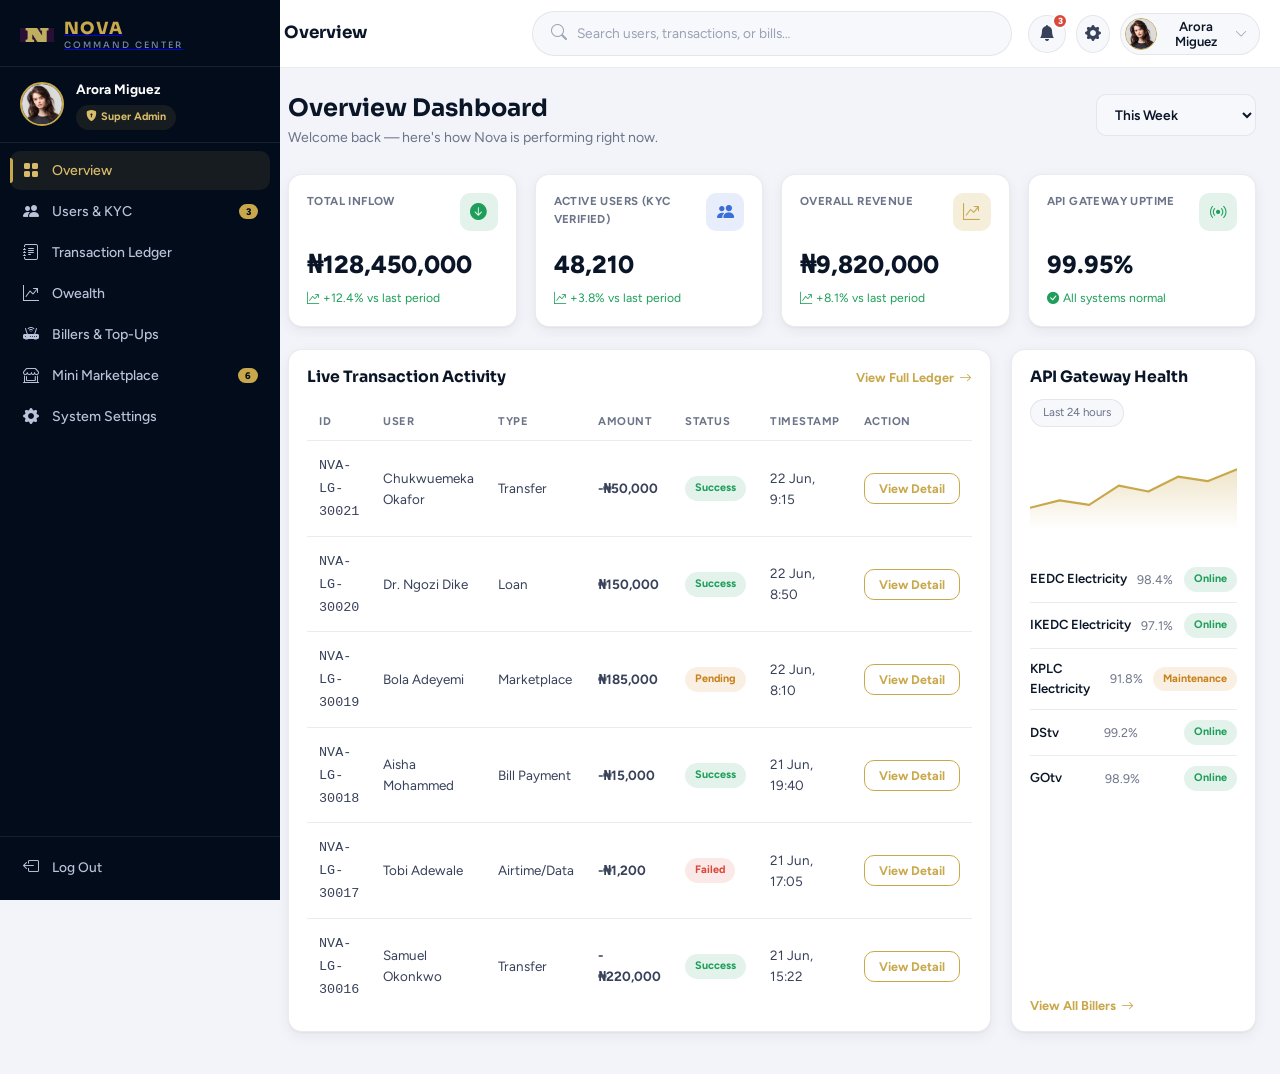
<file: admindashboard.html>
<!DOCTYPE html>
<!--
================================================================================
  NOVA FINANCE — ADMIN DASHBOARD ("COMMAND CENTER")
  File:    admin-dashboard.html
  Pairs with: admin-dashboard.css, admin-dashboard.js

  WHAT THIS FILE IS
  ------------------
  This is the internal staff-facing control panel for the Nova Finance
  platform. It is a Single Page Application (SPA): there is only ONE real
  HTML page. Every "page" you see (Overview, Users & KYC, Transaction
  Ledger, etc.) is really just a <section> that JavaScript shows or hides.
  Nothing here ever triggers a full browser page reload when you click a
  sidebar link.

  WHY IT LOOKS LIKE THE USER DASHBOARD
  -------------------------------------
  This admin panel intentionally reuses the exact same design language as
  the customer-facing dashboard (dashboard1.html / dashboard1.css):
    - Same navy + gold colour palette
    - Same Sora (headings) + Figtree (body) font pairing
    - Same card / table / badge / modal / toast components
    - Same "data-panel" click-routing pattern for navigation
  This is deliberate: a staff member who has seen the customer app should
  instantly recognise the visual language of the admin app. Consistency
  reads as maturity and reduces the learning curve for new admins.

  TECH STACK (per project requirements)
  --------------------------------------
  - Semantic HTML5 only.
  - Pure custom CSS (Flexbox + Grid). NO Bootstrap CSS / Tailwind framework.
  - Vanilla JavaScript (DOM manipulation). NO React / Vue / jQuery.
  - Bootstrap ICONS (font icons) via CDN are allowed — this is icons-only,
    not the Bootstrap CSS framework.
  - Inline SVG is used for the brand logo and the small uptime sparkline
    chart (no chart libraries).

  BACKEND INTEGRATION (PHP) — READ THIS
  --------------------------------------
  Right now every table on this page is filled with realistic MOCK data
  defined inside admin-dashboard.js. Every place that mock data is loaded
  is wrapped in a small function (e.g. fetchUsers(), fetchTransactions())
  that already RETURNS A PROMISE — exactly like a real fetch() call would.
  When your PHP backend is ready, you only need to change the INSIDE of
  those functions to call your real API endpoints (e.g.
  fetch('/api/admin/users.php')) — nothing else in this file needs to
  change, because the HTML ids/classes that the renderers write into
  already exist and are stable. Look for the big
  "BACKEND INTEGRATION POINT" comments inside admin-dashboard.js.

  ACCESSIBILITY (for users with visual impairments)
  ----------------------------------------------------
  - A "skip to content" link is provided for keyboard/screen-reader users.
  - All icon-only buttons have aria-label.
  - All form inputs have a matching <label for="...">.
  - Tables use proper <thead>/<th scope="col"> markup.
  - Modals use role="dialog" + aria-modal="true" + aria-labelledby.
  - Live regions (aria-live) announce toast messages and search results.
  - Colour is never the ONLY signal — status badges also carry text.
================================================================================
-->
<html lang="en">
<head>

  <!-- Character encoding — required so the Naira sign (₦) renders correctly -->
  <meta charset="UTF-8">

  <!-- Makes the layout scale correctly on phones/tablets instead of showing a tiny "desktop" view -->
  <meta name="viewport" content="width=device-width, initial-scale=1.0">

  <!-- This is an internal admin tool — tell search engines to never index or follow links on this page -->
  <meta name="robots" content="noindex, nofollow">

  <!-- Browser tab title -->
  <title>Command Center — Nova Finance Admin</title>

  <!-- Preconnect speeds up the Google Fonts download by opening the connection early -->
  <link rel="preconnect" href="https://fonts.googleapis.com">
  <link rel="preconnect" href="https://fonts.gstatic.com" crossorigin>
  <!-- Same brand fonts as the user dashboard: Sora for headings, Figtree for body copy -->
  <link href="https://fonts.googleapis.com/css2?family=Sora:wght@400;600;700;800&family=Figtree:wght@400;500;600;700&display=swap"
        rel="stylesheet">

  <!-- Bootstrap ICONS ONLY (icon font, not the Bootstrap CSS framework) -->
  <link href="https://cdn.jsdelivr.net/npm/bootstrap-icons@1.11.3/font/bootstrap-icons.min.css"
        rel="stylesheet">

  <!-- Our own hand-written stylesheet for this admin panel -->
  <link rel="stylesheet" href="Css/admindashboard.css">

  <!-- Optional favicon — point this at your real favicon file once you wire up folders -->
  <link rel="icon" type="image/png" href="favicon.png">
</head>

<body>

  <!-- ================================================================
       ACCESSIBILITY: "Skip to content" link.
       This is invisible until a keyboard user presses Tab — it lets
       screen-reader / keyboard-only users jump straight past the sidebar
       navigation instead of having to tab through 7+ nav links first.
  ================================================================= -->
  <a href="#adminContent" class="skip-link">Skip to admin dashboard content</a>


  <!-- ================================================================
       APP SHELL — the outer two-column grid: sidebar (left) + main area
       (right). This wraps literally everything else on the page.
  ================================================================= -->
  <div class="app-shell" id="appShell">

    <!-- Dark overlay shown behind the sidebar on mobile when it slides
         open, so the rest of the page is visually "dimmed" and the user
         knows the sidebar is a temporary overlay, not part of the page -->
    <div class="sidebar-overlay" id="sidebarOverlay" aria-hidden="true"></div>


    <!-- ============================================================
         LEFT SIDEBAR — brand, logged-in admin card, main navigation,
         and the Log Out button anchored to the bottom.
    ============================================================= -->
    <aside class="sidebar" id="sidebar" role="navigation" aria-label="Admin dashboard navigation">

      <!-- ---- Brand row: Nova logo + "Command Center" sub-label ---- -->
      <!-- FIX: Replaced SVG logo with cover.png image as requested -->
      <!-- ERROR: Was using inline SVG logo -->
      <!-- FIX: Now uses cover.png from image folder for visual consistency -->
      <div class="sidebar-brand">
        <a href="#" class="brand-link" aria-label="Nova Finance Command Center home">
          <!-- Image logo using cover.png from image folder -->
          <img class="brand-logo" src="images/vector/cover.png" alt="Nova Finance Logo" />
          <span class="brand-text">NOVA<small>Command Center</small></span>
        </a>
        <!-- Closes the sidebar on mobile (only visible on small screens, see CSS) -->
        <button type="button" class="sidebar-close-btn" id="sidebarCloseBtn"
                aria-label="Close navigation menu">
          <i class="bi bi-x-lg" aria-hidden="true"></i>
        </button>
      </div>

      <!-- ---- Logged-in admin mini card ---- -->
      <!-- FIX: Replaced text abbreviation "AB" with person-sq-1-min.jpg image -->
      <!-- ERROR: Was using text abbreviation "AB" for avatar -->
      <!-- FIX: Now uses person-sq-1-min.jpg from image folder for visual avatar -->
      <div class="sidebar-user-card" aria-label="Logged in as Arora, Super Admin">
        <img class="avatar avatar-md" src="images/person-sq-1-min.jpg" alt="Aarora" />
        <div class="sidebar-user-meta">
          <strong>Arora Miguez</strong>
          <span class="badge badge-gold badge-pill">
            <i class="bi bi-shield-lock-fill" aria-hidden="true"></i> Super Admin
          </span>
        </div>
      </div>

      <!-- ============================================================
           MAIN NAV LIST
           Every button below has a "data-panel" attribute. Clicking it
           tells admin-dashboard.js which <section id="..."> to reveal.
           This single attribute is the entire routing mechanism — see
           setActivePanel() in admin-dashboard.js.
      ============================================================= -->
      <ul class="sidebar-nav" role="list">

        <li>
          <button type="button" class="sidebar-nav-link is-active"
                  data-panel="panel-overview" aria-current="page">
            <i class="bi bi-grid-fill nav-icon" aria-hidden="true"></i>
            <span class="nav-text">Overview</span>
          </button>
        </li>

        <li>
          <button type="button" class="sidebar-nav-link" data-panel="panel-users">
            <i class="bi bi-people-fill nav-icon" aria-hidden="true"></i>
            <span class="nav-text">Users &amp; KYC</span>
            <!-- Badge shows how many KYC submissions are waiting — JS keeps this in sync -->
            <span class="nav-badge" id="navBadgeKyc" aria-label="3 pending KYC reviews">3</span>
          </button>
        </li>

        <li>
          <button type="button" class="sidebar-nav-link" data-panel="panel-ledger">
            <i class="bi bi-journal-text nav-icon" aria-hidden="true"></i>
            <span class="nav-text">Transaction Ledger</span>
          </button>
        </li>

        <li>
          <button type="button" class="sidebar-nav-link" data-panel="panel-owealth">
            <i class="bi bi-graph-up-arrow nav-icon" aria-hidden="true"></i>
            <span class="nav-text">Owealth</span>
          </button>
        </li>

        <li>
          <button type="button" class="sidebar-nav-link" data-panel="panel-billers">
            <i class="bi bi-router-fill nav-icon" aria-hidden="true"></i>
            <span class="nav-text">Billers &amp; Top-Ups</span>
          </button>
        </li>

        <li>
          <button type="button" class="sidebar-nav-link" data-panel="panel-marketplace">
            <i class="bi bi-shop-window nav-icon" aria-hidden="true"></i>
            <span class="nav-text">Mini Marketplace</span>
            <span class="nav-badge" id="navBadgeListings" aria-label="6 listings pending approval">6</span>
          </button>
        </li>

        <li>
          <button type="button" class="sidebar-nav-link" data-panel="panel-settings">
            <i class="bi bi-gear-fill nav-icon" aria-hidden="true"></i>
            <span class="nav-text">System Settings</span>
          </button>
        </li>

      </ul>

      <!-- ---- Sidebar footer: Log Out, anchored to the bottom via CSS (margin-top:auto) ---- -->
      <div class="sidebar-footer">
        <button type="button" class="sidebar-footer-link is-logout" id="logoutBtn">
          <i class="bi bi-box-arrow-left nav-icon" aria-hidden="true"></i>
          <span class="nav-text">Log Out</span>
        </button>
      </div>

    </aside><!-- /.sidebar -->


    <!-- ============================================================
         MAIN AREA — everything to the right of the sidebar: the top
         header bar plus the scrollable content region.
    ============================================================= -->
    <div class="main-area" id="mainArea">

      <!-- ---- Top header bar ---- -->
      <header class="dash-header" id="dashHeader" role="banner">

        <div class="header-left">
          <!-- Hamburger button — only visible on tablet/mobile widths (see CSS media queries) -->
          <button type="button" class="hamburger-btn" id="sidebarToggleBtn"
                  aria-label="Open navigation menu" aria-expanded="false"
                  aria-controls="sidebar">
            <i class="bi bi-list" aria-hidden="true"></i>
          </button>
          <!-- This heading's text is rewritten by JS every time you switch panels -->
          <h1 class="header-page-title" id="pageTitle">Overview</h1>
        </div>

        <div class="header-center">
          <div class="header-search" role="search">
            <i class="bi bi-search" aria-hidden="true"></i>
            <!--
              Global search. On Enter, JS routes you to the Transaction
              Ledger with the term pre-filled — a small but "premium"
              cross-panel convenience admins expect from a command centre.
            -->
            <input type="search" id="globalSearchInput"
                   placeholder="Search users, transactions, or bills…"
                   aria-label="Search the admin dashboard">
          </div>
        </div>

        <div class="header-right">

          <!-- ---- Notifications bell + dropdown ---- -->
          <div class="notif-wrap">
            <button type="button" class="icon-btn" id="notifBtn"
                    aria-haspopup="true" aria-expanded="false"
                    aria-label="Notifications, 3 unread">
              <i class="bi bi-bell-fill" aria-hidden="true"></i>
              <span class="notif-badge" aria-hidden="true">3</span>
            </button>
            <div class="notif-dropdown" id="notifDropdown" role="menu"
                 aria-label="Recent system notifications" hidden>
              <div class="notif-dropdown-head">
                <strong>Notifications</strong>
                <button type="button" class="notif-mark-read-btn" id="markAllReadBtn">
                  Mark all read
                </button>
              </div>
              <ul class="notif-list" role="list">
                <li class="notif-item is-unread" role="menuitem">
                  <span class="notif-icon is-warning" aria-hidden="true">
                    <i class="bi bi-patch-question-fill"></i>
                  </span>
                  <span class="notif-item-body">
                    <strong>New KYC submission</strong>
                    <p>Tobi Adewale uploaded ID documents for review</p>
                    <time class="notif-item-time" datetime="2024-11-01T14:30">12 minutes ago</time>
                  </span>
                </li>
                <li class="notif-item is-unread" role="menuitem">
                  <span class="notif-icon is-danger" aria-hidden="true">
                    <i class="bi bi-exclamation-triangle-fill"></i>
                  </span>
                  <span class="notif-item-body">
                    <strong>Flagged transaction</strong>
                    <p>₦2,400,000 transfer flagged for manual review</p>
                    <time class="notif-item-time" datetime="2024-11-01T10:00">2 hours ago</time>
                  </span>
                </li>
                <li class="notif-item is-unread" role="menuitem">
                  <span class="notif-icon is-info" aria-hidden="true">
                    <i class="bi bi-router-fill"></i>
                  </span>
                  <span class="notif-item-body">
                    <strong>Biller API degraded</strong>
                    <p>KPLC Electricity is currently in maintenance mode</p>
                    <time class="notif-item-time" datetime="2024-10-30T09:00">5 hours ago</time>
                  </span>
                </li>
              </ul>
            </div>
          </div>

          <!-- ---- Quick link straight to System Settings ---- -->
          <button type="button" class="icon-btn" id="quickSettingsBtn" data-panel="panel-settings"
                  aria-label="Go to System Settings">
            <i class="bi bi-gear-fill" aria-hidden="true"></i>
          </button>

          <!-- ---- Logged-in admin menu ---- -->
          <!-- FIX: Replaced text abbreviation "AB" with person-sq-1-min.jpg image -->
          <!-- ERROR: Was using text abbreviation "AB" for avatar in header menu -->
          <!-- FIX: Now uses person-sq-1-min.jpg from image folder for visual avatar -->
          <div class="user-menu" id="userMenu">
            <button type="button" class="user-menu-btn" id="userMenuBtn"
                    aria-haspopup="true" aria-expanded="false"
                    aria-label="Open account menu for Arora Miguez">
              <img class="avatar avatar-sm" src="images/person-sq-1-min.jpg" alt="Arora miguez" />
              <span class="user-menu-name">Arora Miguez</span>
              <i class="bi bi-chevron-down" aria-hidden="true"></i>
            </button>
            <div class="user-dropdown" id="userDropdown" role="menu" hidden>
              <button type="button" class="user-dropdown-link" data-panel="panel-settings" role="menuitem">
                <i class="bi bi-person-fill" aria-hidden="true"></i> Account Settings
              </button>
              <button type="button" class="user-dropdown-link" id="activityLogBtn" role="menuitem">
                <i class="bi bi-clock-history" aria-hidden="true"></i> My Activity Log
              </button>
              <hr class="dropdown-divider">
              <button type="button" class="user-dropdown-link is-logout" id="userMenuLogoutBtn" role="menuitem">
                <i class="bi bi-box-arrow-left" aria-hidden="true"></i> Log Out
              </button>
            </div>
          </div>

        </div>
      </header><!-- /.dash-header -->


      <!-- ============================================================
           MAIN CONTENT — all 7 admin panels live here. Only ONE
           ".dash-panel" has the ".is-active" class at any time; the
           rest are display:none via CSS. admin-dashboard.js controls
           which one is active.
      ============================================================= -->
      <main class="dash-content" id="adminContent" role="main" aria-label="Admin dashboard content">


        <!-- ========================================================
             PANEL 1: OVERVIEW
             The landing state — top KPI cards, the live transaction
             feed, and an API/biller health side-widget.
        ========================================================= -->
        <section class="dash-panel is-active" id="panel-overview" aria-label="Overview panel">

          <!-- ---- Page intro row: greeting + reporting period selector ---- -->
          <div class="panel-intro-row">
            <div>
              <h2 class="panel-intro-title">Overview Dashboard</h2>
              <p class="panel-intro-sub">Welcome back — here's how Nova is performing right now.</p>
            </div>
            <!-- A real <select> (not a fake dropdown) so it's fully keyboard + screen-reader usable -->
            <div class="field period-select-wrap">
              <label class="visually-hidden-label" for="overviewPeriodSelect">Reporting period</label>
              <select class="field-input period-select" id="overviewPeriodSelect">
                <option value="today">Today</option>
                <option value="week" selected>This Week</option>
                <option value="month">This Month</option>
                <option value="quarter">This Quarter</option>
              </select>
            </div>
          </div>

          <!-- ---- KPI metric cards row ---- -->
          <div class="metric-grid" aria-label="Key performance indicators">

            <div class="metric-card" aria-label="Total inflow this period">
              <div class="metric-card-top">
                <span class="metric-label">Total Inflow</span>
                <span class="metric-icon is-success" aria-hidden="true"><i class="bi bi-arrow-down-circle-fill"></i></span>
              </div>
              <strong class="metric-value" id="metricTotalInflow">₦128,450,000</strong>
              <span class="metric-change is-positive">
                <i class="bi bi-graph-up-arrow" aria-hidden="true"></i> +12.4% vs last period
              </span>
            </div>

            <div class="metric-card" aria-label="Active KYC verified users">
              <div class="metric-card-top">
                <span class="metric-label">Active Users (KYC Verified)</span>
                <span class="metric-icon is-info" aria-hidden="true"><i class="bi bi-people-fill"></i></span>
              </div>
              <strong class="metric-value" id="metricActiveUsers">48,210</strong>
              <span class="metric-change is-positive">
                <i class="bi bi-graph-up-arrow" aria-hidden="true"></i> +3.8% vs last period
              </span>
            </div>

            <div class="metric-card" aria-label="Overall platform revenue">
              <div class="metric-card-top">
                <span class="metric-label">Overall Revenue</span>
                <span class="metric-icon is-gold" aria-hidden="true"><i class="bi bi-graph-up-arrow"></i></span>
              </div>
              <strong class="metric-value" id="metricOverallRevenue">₦9,820,000</strong>
              <span class="metric-change is-positive">
                <i class="bi bi-graph-up-arrow" aria-hidden="true"></i> +8.1% vs last period
              </span>
            </div>

            <div class="metric-card" aria-label="API gateway uptime">
              <div class="metric-card-top">
                <span class="metric-label">API Gateway Uptime</span>
                <span class="metric-icon is-success" aria-hidden="true"><i class="bi bi-broadcast"></i></span>
              </div>
              <strong class="metric-value" id="metricApiUptime">99.95%</strong>
              <span class="metric-change is-positive">
                <i class="bi bi-check-circle-fill" aria-hidden="true"></i> All systems normal
              </span>
            </div>

          </div><!-- /.metric-grid -->


          <!-- ---- Live Transaction Activity + API/Biller Health widget ---- -->
          <div class="overview-mid-grid">

            <!-- Live transaction table (left, wider column) -->
            <div class="card" aria-label="Live transaction activity">
              <div class="card-head">
                <h3 class="card-title">Live Transaction Activity</h3>
                <button type="button" class="card-link-action" data-panel="panel-ledger">
                  View Full Ledger <i class="bi bi-arrow-right" aria-hidden="true"></i>
                </button>
              </div>
              <div class="table-wrap">
                <table class="data-table" aria-label="Most recent platform transactions">
                  <thead>
                    <tr>
                      <th scope="col">ID</th>
                      <th scope="col">User</th>
                      <th scope="col">Type</th>
                      <th scope="col">Amount</th>
                      <th scope="col">Status</th>
                      <th scope="col">Timestamp</th>
                      <th scope="col">Action</th>
                    </tr>
                  </thead>
                  <!-- JS fills this in via renderOverviewLiveTable() -->
                  <tbody id="overviewLiveTxnBody">
                    <tr class="table-loading-row"><td colspan="7">Loading live transactions…</td></tr>
                  </tbody>
                </table>
              </div>
            </div>

            <!-- API / Biller health widget (right, narrower column) -->
            <div class="card api-health-card" aria-label="API gateway and biller health">
              <div class="card-head">
                <h3 class="card-title">API Gateway Health</h3>
                <span class="chart-period-tag">Last 24 hours</span>
              </div>
              <!-- Small inline SVG sparkline — no chart library used -->
              <div class="chart-svg-wrap" id="apiHealthChartWrap">
                <svg viewBox="0 0 280 100" class="chart-svg api-health-chart" id="apiHealthChartSvg"
                     xmlns="http://www.w3.org/2000/svg" role="img"
                     aria-label="Line chart of API success rate over the last 24 hours, trending upward">
                  <defs>
                    <linearGradient id="apiHealthFillGradient" x1="0" y1="0" x2="0" y2="1">
                      <stop offset="0%" stop-color="#C9A84C" stop-opacity="0.30"/>
                      <stop offset="100%" stop-color="#C9A84C" stop-opacity="0"/>
                    </linearGradient>
                  </defs>
                  <path class="chart-area-fill" fill="url(#apiHealthFillGradient)"
                        d="M0,70 L40,60 L80,66 L120,40 L160,48 L200,28 L240,34 L280,18
                           L280,100 L0,100 Z"/>
                  <path class="chart-line" fill="none"
                        d="M0,70 L40,60 L80,66 L120,40 L160,48 L200,28 L240,34 L280,18"/>
                </svg>
              </div>
              <!-- List of billers + live success rate + status — JS fills this in -->
              <ul class="api-health-list" id="apiHealthList" role="list">
                <li class="table-loading-row-inline">Loading biller status…</li>
              </ul>
              <button type="button" class="card-link-action api-health-view-all" data-panel="panel-billers">
                View All Billers <i class="bi bi-arrow-right" aria-hidden="true"></i>
              </button>
            </div>

          </div><!-- /.overview-mid-grid -->

        </section><!-- /#panel-overview -->


        <!-- ========================================================
             PANEL 2: USERS & KYC
             Searchable directory of every registered customer, their
             verification status, balance, and moderation actions.
        ========================================================= -->
        <section class="dash-panel" id="panel-users" aria-label="Users and KYC panel">

          <div class="panel-intro-row">
            <div>
              <h2 class="panel-intro-title">Users &amp; KYC</h2>
              <p class="panel-intro-sub">Review identities, monitor balances, and moderate accounts.</p>
            </div>
          </div>

          <!-- ---- Small KPI strip specific to this panel ---- -->
          <div class="mini-metric-row" aria-label="User and KYC summary">
            <div class="mini-metric"><span>Total Users</span><strong id="miniTotalUsers">48,210</strong></div>
            <div class="mini-metric"><span>KYC Verified</span><strong class="text-success" id="miniVerifiedUsers">44,512</strong></div>
            <div class="mini-metric"><span>Pending KYC</span><strong class="text-warning" id="miniPendingUsers">3</strong></div>
            <div class="mini-metric"><span>Frozen Accounts</span><strong class="text-danger" id="miniFrozenUsers">2</strong></div>
          </div>

          <!-- ---- Search + filter row ---- -->
          <div class="card">
            <div class="filters-row filters-row-users">
              <div class="field">
                <label class="visually-hidden-label" for="usersSearchInput">Search users</label>
                <input type="search" class="field-input" id="usersSearchInput"
                       placeholder="Search by name, email, or phone…" aria-label="Search users">
              </div>
              <div class="field">
                <label class="visually-hidden-label" for="usersKycFilter">Filter by KYC status</label>
                <select class="field-input" id="usersKycFilter" aria-label="Filter by KYC status">
                  <option value="">All KYC Statuses</option>
                  <option value="Verified">Verified</option>
                  <option value="Pending">Pending</option>
                  <option value="Rejected">Rejected</option>
                </select>
              </div>
              <div class="field">
                <label class="visually-hidden-label" for="usersAccountFilter">Filter by account status</label>
                <select class="field-input" id="usersAccountFilter" aria-label="Filter by account status">
                  <option value="">All Account Statuses</option>
                  <option value="Active">Active</option>
                  <option value="Frozen">Frozen</option>
                </select>
              </div>
            </div>

            <!-- ---- Users table ---- -->
            <div class="table-wrap">
              <table class="data-table" aria-label="Registered users directory">
                <thead>
                  <tr>
                    <th scope="col">User</th>
                    <th scope="col">Phone</th>
                    <th scope="col">Balance</th>
                    <th scope="col">Tier</th>
                    <th scope="col">KYC Status</th>
                    <th scope="col">Account</th>
                    <th scope="col">Actions</th>
                  </tr>
                </thead>
                <!-- JS fills this in via renderUsersTable() -->
                <tbody id="usersTableBody">
                  <tr class="table-loading-row"><td colspan="7">Loading users…</td></tr>
                </tbody>
              </table>
            </div>
            <p class="empty-filter-msg is-hidden" id="usersEmptyMsg" aria-live="polite">No users match your filters.</p>

            <!-- ---- Pagination controls ---- -->
            <div class="pagination-row">
              <button type="button" class="btn btn-outline btn-sm" id="usersPrevPageBtn">
                <i class="bi bi-chevron-left" aria-hidden="true"></i> Previous
              </button>
              <span class="pagination-info" id="usersPageInfo" aria-live="polite">Page 1 of 1</span>
              <button type="button" class="btn btn-outline btn-sm" id="usersNextPageBtn">
                Next <i class="bi bi-chevron-right" aria-hidden="true"></i>
              </button>
            </div>
          </div>

        </section><!-- /#panel-users -->


        <!-- ========================================================
             PANEL 3: TRANSACTION LEDGER
             The master, filterable record of every monetary movement
             across the whole platform.
        ========================================================= -->
        <section class="dash-panel" id="panel-ledger" aria-label="Transaction ledger panel">

          <div class="panel-intro-row">
            <div>
              <h2 class="panel-intro-title">Transaction Ledger</h2>
              <p class="panel-intro-sub">Every transfer, bill payment, top-up, and marketplace sale, in one place.</p>
            </div>
            <button type="button" class="btn btn-outline" id="exportLedgerBtn">
              <i class="bi bi-download" aria-hidden="true"></i> Export CSV
            </button>
          </div>

          <div class="card">
            <!-- ---- Filters ---- -->
            <div class="filters-row filters-row-ledger">
              <div class="field">
                <label class="visually-hidden-label" for="ledgerSearchInput">Search transactions</label>
                <input type="search" class="field-input" id="ledgerSearchInput"
                       placeholder="Search by user, reference, or description…" aria-label="Search transactions">
              </div>
              <div class="field">
                <label class="visually-hidden-label" for="ledgerTypeFilter">Filter by type</label>
                <select class="field-input" id="ledgerTypeFilter" aria-label="Filter by transaction type">
                  <option value="">All Types</option>
                  <option value="Transfer">Transfer</option>
                  <option value="Bill Payment">Bill Payment</option>
                  <option value="Airtime/Data">Airtime/Data</option>
                  <option value="Marketplace">Marketplace</option>
                  <option value="Loan">Loan</option>
                  <option value="Savings">Savings</option>
                </select>
              </div>
              <div class="field">
                <label class="visually-hidden-label" for="ledgerStatusFilter">Filter by status</label>
                <select class="field-input" id="ledgerStatusFilter" aria-label="Filter by transaction status">
                  <option value="">All Statuses</option>
                  <option value="Success">Success</option>
                  <option value="Pending">Pending</option>
                  <option value="Failed">Failed</option>
                </select>
              </div>
              <div class="field">
                <label class="visually-hidden-label" for="ledgerMonthFilter">Filter by month</label>
                <input type="month" class="field-input" id="ledgerMonthFilter" aria-label="Filter by month">
              </div>
            </div>

            <!-- ---- Ledger table ---- -->
            <div class="table-wrap">
              <table class="data-table" aria-label="Full platform transaction ledger">
                <thead>
                  <tr>
                    <th scope="col">Reference</th>
                    <th scope="col">User</th>
                    <th scope="col">Type</th>
                    <th scope="col">Description</th>
                    <th scope="col">Amount</th>
                    <th scope="col">Status</th>
                    <th scope="col">Timestamp</th>
                    <th scope="col">Action</th>
                  </tr>
                </thead>
                <!-- JS fills this in via renderLedgerTable() -->
                <tbody id="ledgerTableBody">
                  <tr class="table-loading-row"><td colspan="8">Loading transaction ledger…</td></tr>
                </tbody>
              </table>
            </div>
            <p class="empty-filter-msg is-hidden" id="ledgerEmptyMsg" aria-live="polite">No transactions match your filters.</p>

            <!-- ---- Pagination controls ---- -->
            <div class="pagination-row">
              <button type="button" class="btn btn-outline btn-sm" id="ledgerPrevPageBtn">
                <i class="bi bi-chevron-left" aria-hidden="true"></i> Previous
              </button>
              <span class="pagination-info" id="ledgerPageInfo" aria-live="polite">Page 1 of 1</span>
              <button type="button" class="btn btn-outline btn-sm" id="ledgerNextPageBtn">
                Next <i class="bi bi-chevron-right" aria-hidden="true"></i>
              </button>
            </div>
          </div>

        </section><!-- /#panel-ledger -->


        <!-- ========================================================
             PANEL 4: OWEALTH (Quick Loans + Smart Savings)
             Mirrors the merged "OWealth" page on the user dashboard:
             Loans monitoring on top, Savings vaults below.
        ========================================================= -->
        <section class="dash-panel" id="panel-owealth" aria-label="Owealth panel">

          <div class="panel-intro-row">
            <div>
              <h2 class="panel-intro-title">Owealth</h2>
              <p class="panel-intro-sub">Monitor loan disbursements and the health of the savings vaults.</p>
            </div>
          </div>

          <!-- ---- KPI strip for Owealth ---- -->
          <div class="metric-grid" aria-label="Owealth key metrics">
            <div class="metric-card" aria-label="Active loans">
              <div class="metric-card-top">
                <span class="metric-label">Active Loans</span>
                <span class="metric-icon is-gold" aria-hidden="true"><i class="bi bi-cash-coin"></i></span>
              </div>
              <strong class="metric-value">1,284</strong>
              <span class="metric-change is-positive"><i class="bi bi-graph-up-arrow" aria-hidden="true"></i> +5.2% this month</span>
            </div>
            <div class="metric-card" aria-label="Total disbursed">
              <div class="metric-card-top">
                <span class="metric-label">Total Disbursed</span>
                <span class="metric-icon is-info" aria-hidden="true"><i class="bi bi-send-fill"></i></span>
              </div>
              <strong class="metric-value">₦182,400,000</strong>
              <span class="metric-change is-positive"><i class="bi bi-graph-up-arrow" aria-hidden="true"></i> +9.0% this month</span>
            </div>
            <div class="metric-card" aria-label="Default rate">
              <div class="metric-card-top">
                <span class="metric-label">Default Rate</span>
                <span class="metric-icon is-danger" aria-hidden="true"><i class="bi bi-exclamation-triangle-fill"></i></span>
              </div>
              <strong class="metric-value">2.3%</strong>
              <span class="metric-change is-negative"><i class="bi bi-graph-down-arrow" aria-hidden="true"></i> +0.4% this month</span>
            </div>
            <div class="metric-card" aria-label="Total vault savings">
              <div class="metric-card-top">
                <span class="metric-label">Total Vault Savings</span>
                <span class="metric-icon is-success" aria-hidden="true"><i class="bi bi-piggy-bank-fill"></i></span>
              </div>
              <strong class="metric-value">₦96,750,000</strong>
              <span class="metric-change is-positive"><i class="bi bi-graph-up-arrow" aria-hidden="true"></i> +6.7% this month</span>
            </div>
          </div>

          <!-- ---- Quick Loans section (top, like the user-side OWealth page) ---- -->
          <div class="panel-section">
            <h3 class="panel-section-title">
              <i class="bi bi-cash-coin text-gold" aria-hidden="true"></i> Loan Disbursements
            </h3>
            <div class="card">
              <div class="table-wrap">
                <table class="data-table" aria-label="Active and recent loans">
                  <thead>
                    <tr>
                      <th scope="col">Loan ID</th>
                      <th scope="col">User</th>
                      <th scope="col">Principal</th>
                      <th scope="col">Tenure</th>
                      <th scope="col">Outstanding</th>
                      <th scope="col">Status</th>
                      <th scope="col">Next Due</th>
                    </tr>
                  </thead>
                  <!-- JS fills this in via renderLoansTable() -->
                  <tbody id="loansTableBody">
                    <tr class="table-loading-row"><td colspan="7">Loading loan book…</td></tr>
                  </tbody>
                </table>
              </div>
            </div>
          </div>

          <!-- ---- Smart Savings section (bottom, like the user-side OWealth page) ---- -->
          <div class="panel-section panel-section-spaced">
            <h3 class="panel-section-title">
              <i class="bi bi-piggy-bank-fill text-gold" aria-hidden="true"></i> Top Savings Vaults
            </h3>
            <div class="card">
              <p class="card-sub">The largest active savings goals across all users, by amount saved.</p>
              <!-- JS fills this in via renderVaultsList() -->
              <div id="vaultsListContainer">
                <p class="table-loading-row-inline">Loading savings vaults…</p>
              </div>
            </div>
          </div>

        </section><!-- /#panel-owealth -->


        <!-- ========================================================
             PANEL 5: BILLERS & TOP-UPS (Utilities + Airtime/Data)
             Operational control panel for every third-party telecom
             and utility integration.
        ========================================================= -->
        <section class="dash-panel" id="panel-billers" aria-label="Billers and top-ups panel">

          <div class="panel-intro-row">
            <div>
              <h2 class="panel-intro-title">Billers &amp; Top-Ups</h2>
              <p class="panel-intro-sub">Monitor telecom and utility integrations, and tune VTU profit margins.</p>
            </div>
          </div>

          <!-- ---- KPI strip for Billers ---- -->
          <div class="metric-grid" aria-label="Biller key metrics">
            <div class="metric-card" aria-label="Total connected billers">
              <div class="metric-card-top">
                <span class="metric-label">Connected Billers</span>
                <span class="metric-icon is-info" aria-hidden="true"><i class="bi bi-router-fill"></i></span>
              </div>
              <strong class="metric-value">14</strong>
              <span class="metric-change is-positive"><i class="bi bi-check-circle-fill" aria-hidden="true"></i> 13 online</span>
            </div>
            <div class="metric-card" aria-label="Average uptime">
              <div class="metric-card-top">
                <span class="metric-label">Average Uptime</span>
                <span class="metric-icon is-success" aria-hidden="true"><i class="bi bi-speedometer2"></i></span>
              </div>
              <strong class="metric-value">98.6%</strong>
              <span class="metric-change is-positive"><i class="bi bi-graph-up-arrow" aria-hidden="true"></i> +0.3% this week</span>
            </div>
            <div class="metric-card" aria-label="Volume processed today">
              <div class="metric-card-top">
                <span class="metric-label">Volume Processed Today</span>
                <span class="metric-icon is-gold" aria-hidden="true"><i class="bi bi-cash-stack"></i></span>
              </div>
              <strong class="metric-value">₦14,230,000</strong>
              <span class="metric-change is-positive"><i class="bi bi-graph-up-arrow" aria-hidden="true"></i> +4.1% vs yesterday</span>
            </div>
            <div class="metric-card" aria-label="Failed transactions today">
              <div class="metric-card-top">
                <span class="metric-label">Failed Transactions Today</span>
                <span class="metric-icon is-danger" aria-hidden="true"><i class="bi bi-x-circle-fill"></i></span>
              </div>
              <strong class="metric-value">37</strong>
              <span class="metric-change is-negative"><i class="bi bi-graph-up-arrow" aria-hidden="true"></i> +6 vs yesterday</span>
            </div>
          </div>

          <!-- ---- Airtime & Data (VTU) margin configuration section ---- -->
          <div class="panel-section">
            <h3 class="panel-section-title">
              <i class="bi bi-phone-fill text-gold" aria-hidden="true"></i> Airtime &amp; Data (VTU) Providers
            </h3>
            <div class="card">
              <p class="card-sub">Set the profit margin Nova earns on every airtime/data purchase, per network.</p>
              <div class="table-wrap">
                <table class="data-table" aria-label="VTU network providers and profit margins">
                  <thead>
                    <tr>
                      <th scope="col">Network</th>
                      <th scope="col">Default Cost Price</th>
                      <th scope="col">Profit Margin (%)</th>
                      <th scope="col">Enabled</th>
                      <th scope="col">Action</th>
                    </tr>
                  </thead>
                  <!-- JS fills this in via renderVtuTable() -->
                  <tbody id="vtuTableBody">
                    <tr class="table-loading-row"><td colspan="5">Loading VTU providers…</td></tr>
                  </tbody>
                </table>
              </div>
            </div>
          </div>

          <!-- ---- Utility billers uptime section ---- -->
          <div class="panel-section panel-section-spaced">
            <h3 class="panel-section-title">
              <i class="bi bi-lightning-charge-fill text-gold" aria-hidden="true"></i> Utility &amp; Subscription Billers
            </h3>
            <div class="card">
              <div class="table-wrap">
                <table class="data-table" aria-label="Utility biller integrations and API status">
                  <thead>
                    <tr>
                      <th scope="col">Biller</th>
                      <th scope="col">Category</th>
                      <th scope="col">Success Rate (24h)</th>
                      <th scope="col">API Status</th>
                      <th scope="col">Last Checked</th>
                    </tr>
                  </thead>
                  <!-- JS fills this in via renderBillersUptimeTable() -->
                  <tbody id="billersUptimeTableBody">
                    <tr class="table-loading-row"><td colspan="5">Loading biller uptime…</td></tr>
                  </tbody>
                </table>
              </div>
            </div>
          </div>

        </section><!-- /#panel-billers -->


        <!-- ========================================================
             PANEL 6: MINI MARKETPLACE
             Administrative oversight of the peer-to-peer marketplace:
             pending listing approvals, escrow volume, and commission.
        ========================================================= -->
        <section class="dash-panel" id="panel-marketplace" aria-label="Marketplace panel">

          <div class="panel-intro-row">
            <div>
              <h2 class="panel-intro-title">Mini Marketplace</h2>
              <p class="panel-intro-sub">Approve new listings and track escrow volume and platform commission.</p>
            </div>
          </div>

          <!-- ---- KPI strip for Marketplace ---- -->
          <div class="metric-grid" aria-label="Marketplace key metrics">
            <div class="metric-card" aria-label="Total escrow volume">
              <div class="metric-card-top">
                <span class="metric-label">Total Escrow Volume</span>
                <span class="metric-icon is-info" aria-hidden="true"><i class="bi bi-safe2-fill"></i></span>
              </div>
              <strong class="metric-value">₦42,180,000</strong>
              <span class="metric-change is-positive"><i class="bi bi-graph-up-arrow" aria-hidden="true"></i> +11.0% this month</span>
            </div>
            <div class="metric-card" aria-label="Platform commission earned">
              <div class="metric-card-top">
                <span class="metric-label">Commission Earned</span>
                <span class="metric-icon is-gold" aria-hidden="true"><i class="bi bi-cash-coin"></i></span>
              </div>
              <strong class="metric-value">₦1,265,400</strong>
              <span class="metric-change is-positive"><i class="bi bi-graph-up-arrow" aria-hidden="true"></i> +7.6% this month</span>
            </div>
            <div class="metric-card" aria-label="Pending approvals">
              <div class="metric-card-top">
                <span class="metric-label">Pending Approvals</span>
                <span class="metric-icon is-warning" aria-hidden="true"><i class="bi bi-hourglass-split"></i></span>
              </div>
              <strong class="metric-value" id="metricPendingListings">6</strong>
              <span class="metric-change">Awaiting your review</span>
            </div>
            <div class="metric-card" aria-label="Active listings">
              <div class="metric-card-top">
                <span class="metric-label">Active Listings</span>
                <span class="metric-icon is-success" aria-hidden="true"><i class="bi bi-shop"></i></span>
              </div>
              <strong class="metric-value">312</strong>
              <span class="metric-change is-positive"><i class="bi bi-graph-up-arrow" aria-hidden="true"></i> +18 this week</span>
            </div>
          </div>

          <!-- ---- Pending listing approvals ---- -->
          <div class="card">
            <div class="card-head">
              <h3 class="card-title">Listings Pending Approval</h3>
            </div>
            <div class="table-wrap">
              <table class="data-table" aria-label="Marketplace listings awaiting moderation">
                <thead>
                  <tr>
                    <th scope="col">Item</th>
                    <th scope="col">Seller</th>
                    <th scope="col">Category</th>
                    <th scope="col">Price</th>
                    <th scope="col">Submitted</th>
                    <th scope="col">Actions</th>
                  </tr>
                </thead>
                <!-- JS fills this in via renderListingsTable() -->
                <tbody id="listingsTableBody">
                  <tr class="table-loading-row"><td colspan="6">Loading pending listings…</td></tr>
                </tbody>
              </table>
            </div>
            <p class="empty-filter-msg is-hidden" id="listingsEmptyMsg">No listings are currently pending approval.</p>
          </div>

          <!-- FIX: Added Items on Sale list with status as requested -->
          <!-- NEW: List of all items on sale with bought, delivered, and payment status -->
          <div class="card card-spaced-bottom">
            <div class="card-head">
              <h3 class="card-title">Items on Sale - Status Overview</h3>
              <button type="button" class="btn btn-outline btn-sm" id="refreshItemsBtn">
                <i class="bi bi-arrow-clockwise" aria-hidden="true"></i> Refresh
              </button>
            </div>
            <div class="table-wrap">
              <table class="data-table" aria-label="All marketplace items with sale status">
                <thead>
                  <tr>
                    <th scope="col">Item</th>
                    <th scope="col">Seller</th>
                    <th scope="col">Category</th>
                    <th scope="col">Price</th>
                    <th scope="col">Bought</th>
                    <th scope="col">Delivered</th>
                    <th scope="col">Payment Made</th>
                    <th scope="col">Status</th>
                  </tr>
                </thead>
                <!-- JS fills this in via renderItemsOnSaleTable() -->
                <tbody id="itemsOnSaleTableBody">
                  <tr class="table-loading-row"><td colspan="8">Loading items on sale…</td></tr>
                </tbody>
              </table>
            </div>
            <p class="empty-filter-msg is-hidden" id="itemsOnSaleEmptyMsg">No items are currently on sale.</p>
          </div>

        </section><!-- /#panel-marketplace -->


        <!-- ========================================================
             PANEL 7: SYSTEM SETTINGS
             Global platform configuration: transaction fees, admin
             access control, and public-facing contact information.
        ========================================================= -->
        <section class="dash-panel" id="panel-settings" aria-label="System settings panel">

          <div class="panel-intro-row">
            <div>
              <h2 class="panel-intro-title">System Settings</h2>
              <p class="panel-intro-sub">Global configuration for fees, admin access, and platform contact details.</p>
            </div>
          </div>

          <div class="two-col-grid">

            <!-- ---- Left column: Transaction Fees + Contact Info ---- -->
            <div>

              <!-- Transaction fee configuration -->
              <div class="card card-spaced-bottom" aria-label="Transaction fee settings">
                <h4 class="card-title card-title-spaced">Transaction Fees</h4>
                <!--
                  data-mock-submit reuses the exact same generic-form pattern as the
                  user dashboard: JS intercepts submit, fakes a short delay, then
                  shows the message below as a toast. Swap this for a real fetch()
                  POST to your PHP endpoint once the backend exists.
                -->
                <form id="feeSettingsForm" data-mock-submit="Transaction fee settings saved successfully!">
                  <div class="field-row">
                    <div class="field">
                      <label class="field-label" for="feeTransferFlat">Transfer Fee (₦, flat)</label>
                      <div class="input-prefix-wrap">
                        <span class="input-prefix" aria-hidden="true">₦</span>
                        <input type="number" class="field-input" id="feeTransferFlat" value="10" min="0">
                      </div>
                    </div>
                    <div class="field">
                      <label class="field-label" for="feeMarketplaceCommission">Marketplace Commission (%)</label>
                      <input type="number" class="field-input" id="feeMarketplaceCommission" value="3" min="0" max="100" step="0.1">
                    </div>
                  </div>
                  <div class="field-row">
                    <div class="field">
                      <label class="field-label" for="feeBillFlat">Bill Payment Fee (₦, flat)</label>
                      <div class="input-prefix-wrap">
                        <span class="input-prefix" aria-hidden="true">₦</span>
                        <input type="number" class="field-input" id="feeBillFlat" value="0" min="0">
                      </div>
                    </div>
                    <div class="field">
                      <label class="field-label" for="feeLoanInterest">Loan Interest Rate (% / month)</label>
                      <input type="number" class="field-input" id="feeLoanInterest" value="2.5" min="0" max="100" step="0.1">
                    </div>
                  </div>
                  <button type="submit" class="btn btn-primary">
                    Save Fee Settings <i class="bi bi-check-lg" aria-hidden="true"></i>
                  </button>
                </form>
              </div>

              <!-- Platform contact info -->
              <div class="card" aria-label="Platform contact information settings">
                <h4 class="card-title card-title-spaced">Platform Contact Info</h4>
                <form id="contactInfoForm" data-mock-submit="Platform contact information updated!">
                  <div class="field">
                    <label class="field-label" for="supportEmailInput">Support Email</label>
                    <input type="email" class="field-input" id="supportEmailInput" value="support@novafinance.ng">
                  </div>
                  <div class="field">
                    <label class="field-label" for="supportPhoneInput">Support Phone</label>
                    <input type="tel" class="field-input" id="supportPhoneInput" value="+234 700 100 2000">
                  </div>
                  <div class="security-row">
                    <span class="security-body">
                      <strong>Maintenance Mode</strong>
                      <p>Temporarily disable new transactions platform-wide</p>
                    </span>
                    <label class="switch">
                      <input type="checkbox" id="maintenanceModeToggle" aria-label="Enable maintenance mode">
                      <span class="switch-track"><span class="switch-thumb"></span></span>
                    </label>
                  </div>
                  <button type="submit" class="btn btn-primary">
                    Save Contact Info <i class="bi bi-check-lg" aria-hidden="true"></i>
                  </button>
                </form>
              </div>

            </div>

            <!-- ---- Right column: Admin Access Control ---- -->
            <div>
              <div class="card" aria-label="Admin access control">
                <div class="card-head">
                  <h4 class="card-title">Admin Access Control</h4>
                  <button type="button" class="btn btn-primary btn-sm" id="openAddAdminModalBtn">
                    <i class="bi bi-person-plus-fill" aria-hidden="true"></i> Add Admin
                  </button>
                </div>
                <div class="table-wrap">
                  <table class="data-table" aria-label="Admin accounts with platform access">
                    <thead>
                      <tr>
                        <th scope="col">Admin</th>
                        <th scope="col">Role</th>
                        <th scope="col">Status</th>
                        <th scope="col">Action</th>
                      </tr>
                    </thead>
                    <!-- JS fills this in via renderAdminAccountsTable() -->
                    <tbody id="adminAccountsTableBody">
                      <tr class="table-loading-row"><td colspan="4">Loading admin accounts…</td></tr>
                    </tbody>
                  </table>
                </div>
              </div>

              <!-- FIX: Added User Accounts Management section as requested -->
              <!-- NEW: Table of all user accounts with block/activate controls -->
              <div class="card card-spaced-bottom" aria-label="User accounts management">
                <div class="card-head">
                  <h4 class="card-title">User Accounts Management</h4>
                  <button type="button" class="btn btn-outline btn-sm" id="refreshUsersBtn">
                    <i class="bi bi-arrow-clockwise" aria-hidden="true"></i> Refresh
                  </button>
                </div>
                <div class="table-wrap">
                  <table class="data-table" aria-label="All user accounts with status controls">
                    <thead>
                      <tr>
                        <th scope="col">User</th>
                        <th scope="col">Email</th>
                        <th scope="col">Account Status</th>
                        <th scope="col">Balance</th>
                        <th scope="col">Actions</th>
                      </tr>
                    </thead>
                    <!-- JS fills this in via renderUserAccountsTable() -->
                    <tbody id="userAccountsTableBody">
                      <tr class="table-loading-row"><td colspan="5">Loading user accounts…</td></tr>
                    </tbody>
                  </table>
                </div>
              </div>

              <!-- FIX: Added 2-Step Verification Settings section as requested -->
              <!-- NEW: 2-step verification configuration for both user and admin -->
              <div class="card" aria-label="Two-factor authentication settings">
                <div class="card-head">
                  <h4 class="card-title">2-Step Verification Settings</h4>
                </div>
                <div class="two-factor-section">
                  <div class="two-factor-item">
                    <div class="two-factor-info">
                      <strong>User 2FA</strong>
                      <p>Require 2-step verification for all user logins and sensitive transactions</p>
                    </div>
                    <label class="switch">
                      <input type="checkbox" id="user2faToggle" checked aria-label="Enable user 2FA">
                      <span class="switch-track"><span class="switch-thumb"></span></span>
                    </label>
                  </div>
                  <div class="two-factor-item">
                    <div class="two-factor-info">
                      <strong>Admin 2FA</strong>
                      <p>Require 2-step verification for all admin dashboard access</p>
                    </div>
                    <label class="switch">
                      <input type="checkbox" id="admin2faToggle" checked aria-label="Enable admin 2FA">
                      <span class="switch-track"><span class="switch-thumb"></span></span>
                    </label>
                  </div>
                  <div class="two-factor-item">
                    <div class="two-factor-info">
                      <strong>SMS Verification</strong>
                      <p>Send verification codes via SMS (requires SMS provider integration)</p>
                    </div>
                    <label class="switch">
                      <input type="checkbox" id="sms2faToggle" aria-label="Enable SMS verification">
                      <span class="switch-track"><span class="switch-thumb"></span></span>
                    </label>
                  </div>
                  <div class="two-factor-item">
                    <div class="two-factor-info">
                      <strong>Email Verification</strong>
                      <p>Send verification codes via email as backup method</p>
                    </div>
                    <label class="switch">
                      <input type="checkbox" id="email2faToggle" checked aria-label="Enable email verification">
                      <span class="switch-track"><span class="switch-thumb"></span></span>
                    </label>
                  </div>
                </div>
                <button type="button" class="btn btn-primary btn-block" id="save2faSettingsBtn">
                  Save 2FA Settings <i class="bi bi-check-lg" aria-hidden="true"></i>
                </button>
              </div>
            </div>

          </div><!-- /.two-col-grid -->

        </section><!-- /#panel-settings -->

      </main><!-- /#adminContent -->
    </div><!-- /.main-area -->
  </div><!-- /.app-shell -->


  <!-- ================================================================
       MOBILE BOTTOM NAVIGATION
       Quick-access bar shown only on small screens (see CSS). The full
       set of 7 sections is still reachable via the hamburger → sidebar.
  ================================================================= -->
  <nav class="bottom-nav" id="bottomNav" aria-label="Mobile quick navigation">
    <button type="button" class="bottom-nav-link is-active" data-panel="panel-overview" aria-current="page">
      <i class="bi bi-grid-fill" aria-hidden="true"></i><span>Overview</span>
    </button>
    <button type="button" class="bottom-nav-link" data-panel="panel-users">
      <i class="bi bi-people-fill" aria-hidden="true"></i><span>Users</span>
    </button>
    <button type="button" class="bottom-nav-link" data-panel="panel-ledger">
      <i class="bi bi-journal-text" aria-hidden="true"></i><span>Ledger</span>
    </button>
    <button type="button" class="bottom-nav-link" data-panel="panel-billers">
      <i class="bi bi-router-fill" aria-hidden="true"></i><span>Billers</span>
    </button>
    <button type="button" class="bottom-nav-link" data-panel="panel-settings">
      <i class="bi bi-gear-fill" aria-hidden="true"></i><span>Settings</span>
    </button>
  </nav>


  <!-- ================================================================
       MODALS
       All modals share the exact same open/close engine (openModal() /
       closeModal() in admin-dashboard.js) — the same pattern used on
       the customer dashboard's PIN modal, so behaviour is consistent.
  ================================================================= -->

  <!-- ---- Generic CONFIRM ACTION modal: reused for Freeze/Unfreeze,
            Approve KYC, Approve/Reject listing, Remove admin, etc.
            JS swaps the title/description/button text at runtime via
            openConfirmModal(), so we only need ONE modal in the DOM. ---- -->
  <div class="modal-backdrop" id="confirmActionModal" data-modal-close-on-backdrop="true" hidden>
    <div class="modal-panel modal-sm" role="dialog" aria-modal="true" aria-labelledby="confirmActionTitle">
      <div class="modal-head">
        <h5 class="modal-title" id="confirmActionTitle">
          <i class="bi bi-question-circle-fill text-gold" aria-hidden="true"></i> Confirm Action
        </h5>
        <button type="button" class="modal-close-btn" data-modal-close aria-label="Close">
          <i class="bi bi-x-lg" aria-hidden="true"></i>
        </button>
      </div>
      <div class="modal-body">
        <p class="pin-desc" id="confirmActionDesc">Are you sure you want to proceed?</p>
        <div class="modal-action-row">
          <button type="button" class="btn btn-outline btn-block" data-modal-close>Cancel</button>
          <button type="button" class="btn btn-primary btn-block" id="confirmActionBtn">Confirm</button>
        </div>
      </div>
    </div>
  </div>

  <!-- ---- View User Profile modal (Users & KYC) ---- -->
  <div class="modal-backdrop" id="userProfileModal" data-modal-close-on-backdrop="true" hidden>
    <div class="modal-panel" role="dialog" aria-modal="true" aria-labelledby="userProfileModalTitle">
      <div class="modal-head">
        <h5 class="modal-title" id="userProfileModalTitle">
          <i class="bi bi-person-fill text-gold" aria-hidden="true"></i> User Profile
        </h5>
        <button type="button" class="modal-close-btn" data-modal-close aria-label="Close">
          <i class="bi bi-x-lg" aria-hidden="true"></i>
        </button>
      </div>
      <div class="modal-body">
        <!-- All values below are filled in by openUserProfileModal() in JS -->
        <div class="profile-modal-head">
          <span class="avatar avatar-lg" id="upAvatar" aria-hidden="true">—</span>
          <div>
            <h3 class="profile-name" id="upName">—</h3>
            <p class="profile-email" id="upEmail">—</p>
          </div>
        </div>
        <div class="vc-details-grid profile-detail-grid">
          <div class="vc-detail-item">
            <span class="vc-detail-label">Phone</span>
            <span class="vc-detail-value" id="upPhone">—</span>
          </div>
          <div class="vc-detail-item">
            <span class="vc-detail-label">Balance</span>
            <span class="vc-detail-value" id="upBalance">—</span>
          </div>
          <div class="vc-detail-item">
            <span class="vc-detail-label">Account Tier</span>
            <span class="vc-detail-value" id="upTier">—</span>
          </div>
          <div class="vc-detail-item">
            <span class="vc-detail-label">KYC Status</span>
            <span class="vc-detail-value" id="upKycStatus">—</span>
          </div>
          <div class="vc-detail-item">
            <span class="vc-detail-label">Account Status</span>
            <span class="vc-detail-value" id="upAccountStatus">—</span>
          </div>
          <div class="vc-detail-item">
            <span class="vc-detail-label">Joined</span>
            <span class="vc-detail-value" id="upJoined">—</span>
          </div>
        </div>
      </div>
    </div>
  </div>

  <!-- ---- Transaction Detail modal (Overview + Ledger) ---- -->
  <div class="modal-backdrop" id="transactionDetailModal" data-modal-close-on-backdrop="true" hidden>
    <div class="modal-panel modal-sm" role="dialog" aria-modal="true" aria-labelledby="txnDetailModalTitle">
      <div class="modal-head">
        <h5 class="modal-title" id="txnDetailModalTitle">
          <i class="bi bi-receipt text-gold" aria-hidden="true"></i> Transaction Detail
        </h5>
        <button type="button" class="modal-close-btn" data-modal-close aria-label="Close">
          <i class="bi bi-x-lg" aria-hidden="true"></i>
        </button>
      </div>
      <div class="modal-body">
        <!-- All values below are filled in by openTransactionDetailModal() in JS -->
        <div class="pin-summary">
          <div class="pin-summary-row"><span>Reference</span><strong id="tdReference">—</strong></div>
          <div class="pin-summary-row"><span>User</span><strong id="tdUser">—</strong></div>
          <div class="pin-summary-row"><span>Type</span><strong id="tdType">—</strong></div>
          <div class="pin-summary-row"><span>Description</span><strong id="tdDescription">—</strong></div>
          <div class="pin-summary-row"><span>Amount</span><strong id="tdAmount">—</strong></div>
          <div class="pin-summary-row"><span>Status</span><strong id="tdStatus">—</strong></div>
          <div class="pin-summary-row"><span>Timestamp</span><strong id="tdTimestamp">—</strong></div>
        </div>
      </div>
    </div>
  </div>

  <!-- ---- Add New Admin modal (System Settings) ---- -->
  <div class="modal-backdrop" id="addAdminModal" data-modal-close-on-backdrop="true" hidden>
    <div class="modal-panel modal-sm" role="dialog" aria-modal="true" aria-labelledby="addAdminModalTitle">
      <div class="modal-head">
        <h5 class="modal-title" id="addAdminModalTitle">
          <i class="bi bi-person-plus-fill text-gold" aria-hidden="true"></i> Add New Admin
        </h5>
        <button type="button" class="modal-close-btn" data-modal-close aria-label="Close">
          <i class="bi bi-x-lg" aria-hidden="true"></i>
        </button>
      </div>
      <div class="modal-body">
        <form id="addAdminForm">
          <div class="field">
            <label class="field-label" for="newAdminName">Full Name *</label>
            <input type="text" class="field-input" id="newAdminName" placeholder="e.g. Tunde Bakare" required>
          </div>
          <div class="field">
            <label class="field-label" for="newAdminEmail">Work Email *</label>
            <input type="email" class="field-input" id="newAdminEmail" placeholder="name@novafinance.ng" required>
          </div>
          <div class="field">
            <label class="field-label" for="newAdminRole">Role</label>
            <select class="field-input" id="newAdminRole">
              <option>Support Admin</option>
              <option>Finance Admin</option>
              <option>Compliance Admin</option>
              <option>Super Admin</option>
            </select>
          </div>
          <button type="submit" class="btn btn-primary btn-block">
            Send Invite <i class="bi bi-send-fill" aria-hidden="true"></i>
          </button>
        </form>
      </div>
    </div>
  </div>

  <!-- ---- Logout confirmation modal (same pattern as the user dashboard) ---- -->
  <div class="modal-backdrop" id="logoutConfirmModal" data-modal-close-on-backdrop="true" hidden>
    <div class="modal-panel modal-sm" role="dialog" aria-modal="true" aria-labelledby="logoutModalTitle">
      <div class="modal-head">
        <h5 class="modal-title" id="logoutModalTitle">Log Out</h5>
        <button type="button" class="modal-close-btn" data-modal-close aria-label="Close">
          <i class="bi bi-x-lg" aria-hidden="true"></i>
        </button>
      </div>
      <div class="modal-body">
        <p class="pin-desc">Are you sure you want to log out of the Nova Command Center?</p>
        <div class="modal-action-row">
          <button type="button" class="btn btn-outline btn-block" data-modal-close>Cancel</button>
          <button type="button" class="btn btn-danger-outline btn-block" id="confirmLogoutBtn">Log Out</button>
        </div>
      </div>
    </div>
  </div>


  <!-- ================================================================
       TOAST NOTIFICATIONS — pop-up confirmation messages.
       aria-live="polite" means screen readers announce new toasts
       without interrupting whatever the user is currently doing.
  ================================================================= -->
  <div class="toast-container" id="toastContainer" aria-live="polite" aria-atomic="true"></div>


  <!-- Our JavaScript file — loaded last so the DOM above already exists
       by the time the script runs and starts attaching event listeners -->
  <script src="Assets/admindashboard.js"></script>
</body>
</html>
</file>
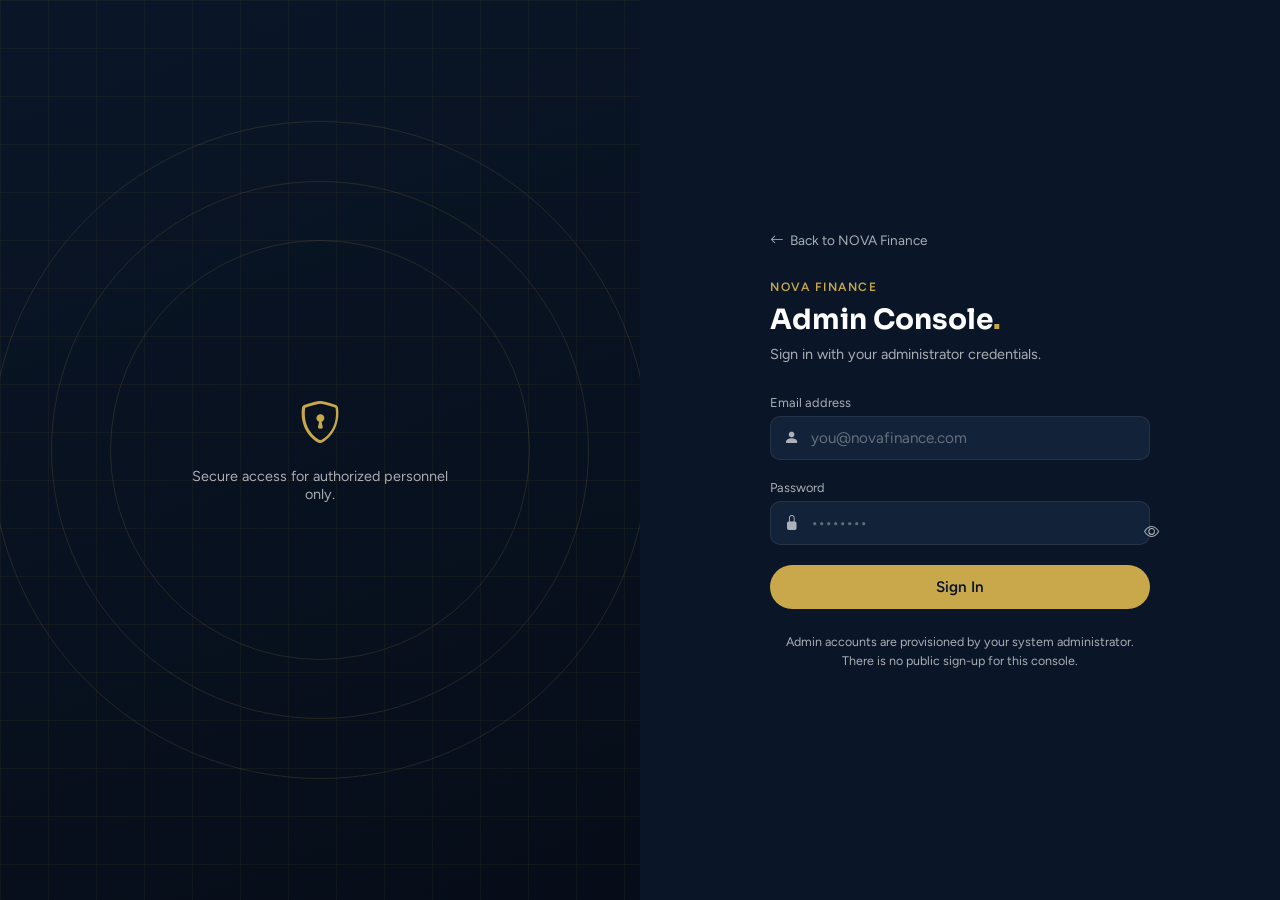
<file: Adminlogin.html>
<!DOCTYPE html>
<html lang="en">
<head>
  <meta charset="UTF-8">
  <meta name="viewport" content="width=device-width, initial-scale=1.0">
  <title>Admin Console &middot; NOVA Finance</title>

  <!-- ===================================================================
       GOOGLE FONTS
       Sora  = headings, used the same way across all of NOVA Finance
       Figtree = body copy / form labels
  ==================================================================== -->
  <link rel="preconnect" href="https://fonts.googleapis.com">
  <link rel="preconnect" href="https://fonts.gstatic.com" crossorigin>
  <link href="https://fonts.googleapis.com/css2?family=Figtree:wght@400;500;600&family=Sora:wght@600;700&display=swap" rel="stylesheet">

  <!-- ===================================================================
       BOOTSTRAP ICONS — icon font only, NOT the full Bootstrap framework.
       This page does not load bootstrap.css or bootstrap.bundle.js at all.
       Icons used: bi-shield-lock, bi-arrow-left, bi-person-fill,
       bi-lock-fill, bi-eye, bi-eye-slash
  ==================================================================== -->
  <link rel="stylesheet" href="https://cdn.jsdelivr.net/npm/bootstrap-icons@1.11.3/font/bootstrap-icons.min.css">

  <!-- Page-specific stylesheet (kept separate from css/auth.css on purpose,
       so the user login and admin login can change independently). -->
  <link rel="stylesheet" href="Css/adminlogin.css">

  <!-- Favicon link -->
     <link rel="icon" type="image/png" href="favicon.png">
</head>
<body>

  <!--
    There is no <nav> on this page, intentionally. The admin console is a
    restricted entry point, not a marketing page, so it shouldn't carry
    the public site's navigation. A small "back to site" link sits inside
    the form panel instead, for anyone who landed here by mistake.
  -->

  <main class="admin-auth-wrapper">

    <!-- ================================================================
         LEFT PANEL — decorative / brand side.
         On the user login this panel sits on the RIGHT — it's mirrored
         here on purpose, so the admin page reads as a different context
         at a glance, even though it shares the same colours and fonts.
         aria-hidden="true" because nothing in here is essential content;
         a screen reader can skip straight to the form below.
    ================================================================= -->
    <section class="admin-auth-visual" aria-hidden="true">
      <div class="visual-grid"></div>
      <div class="visual-rings"></div>
      <i class="bi bi-shield-lock visual-icon"></i>
      <p class="visual-caption">Secure access for authorized personnel only.</p>
    </section>

    <!-- ================================================================
         RIGHT PANEL — the actual sign-in form.
    ================================================================= -->
    <section class="admin-auth-form-panel">
      <div class="form-inner">

        <a href="../index.html" class="back-link">
          <i class="bi bi-arrow-left"></i> Back to NOVA Finance
        </a>

        <p class="form-eyebrow">NOVA FINANCE</p>
        <h1 class="form-heading">Admin Console<span class="gold-period">.</span></h1>
        <p class="form-subtext">Sign in with your administrator credentials.</p>

        <form id="adminLoginForm" novalidate>

          <!-- Email field -->
          <div class="form-group">
            <label for="adminEmail">Email address</label>
            <div class="input-with-icon">
              <i class="bi bi-person-fill"></i>
              <input
                type="email"
                id="adminEmail"
                name="adminEmail"
                placeholder="you@novafinance.com"
                autocomplete="username"
                required
              >
            </div>
          </div>

          <!-- Password field, with a show/hide toggle button inside it -->
          <div class="form-group">
            <label for="adminPassword">Password</label>
            <div class="input-with-icon">
              <i class="bi bi-lock-fill"></i>
              <input
                type="password"
                id="adminPassword"
                name="adminPassword"
                placeholder="••••••••"
                autocomplete="current-password"
                required
              >
              <button type="button" class="toggle-password" id="togglePassword" aria-label="Show password">
                <i class="bi bi-eye" id="toggleIcon"></i>
              </button>
            </div>
          </div>

          <!-- Empty until js/admin-auth.js fills it in; role="alert" makes
               screen readers announce it automatically the moment it appears. -->
          <p class="form-error" id="formError" role="alert"></p>

          <button type="submit" class="btn-pill" id="submitBtn">Sign In</button>

        </form>

        <p class="form-footnote">
          Admin accounts are provisioned by your system administrator.
          There is no public sign-up for this console.
        </p>

      </div>
    </section>

  </main>

  <script src="Assets/adminlogin.js"></script>
</body>
</html>
</file>
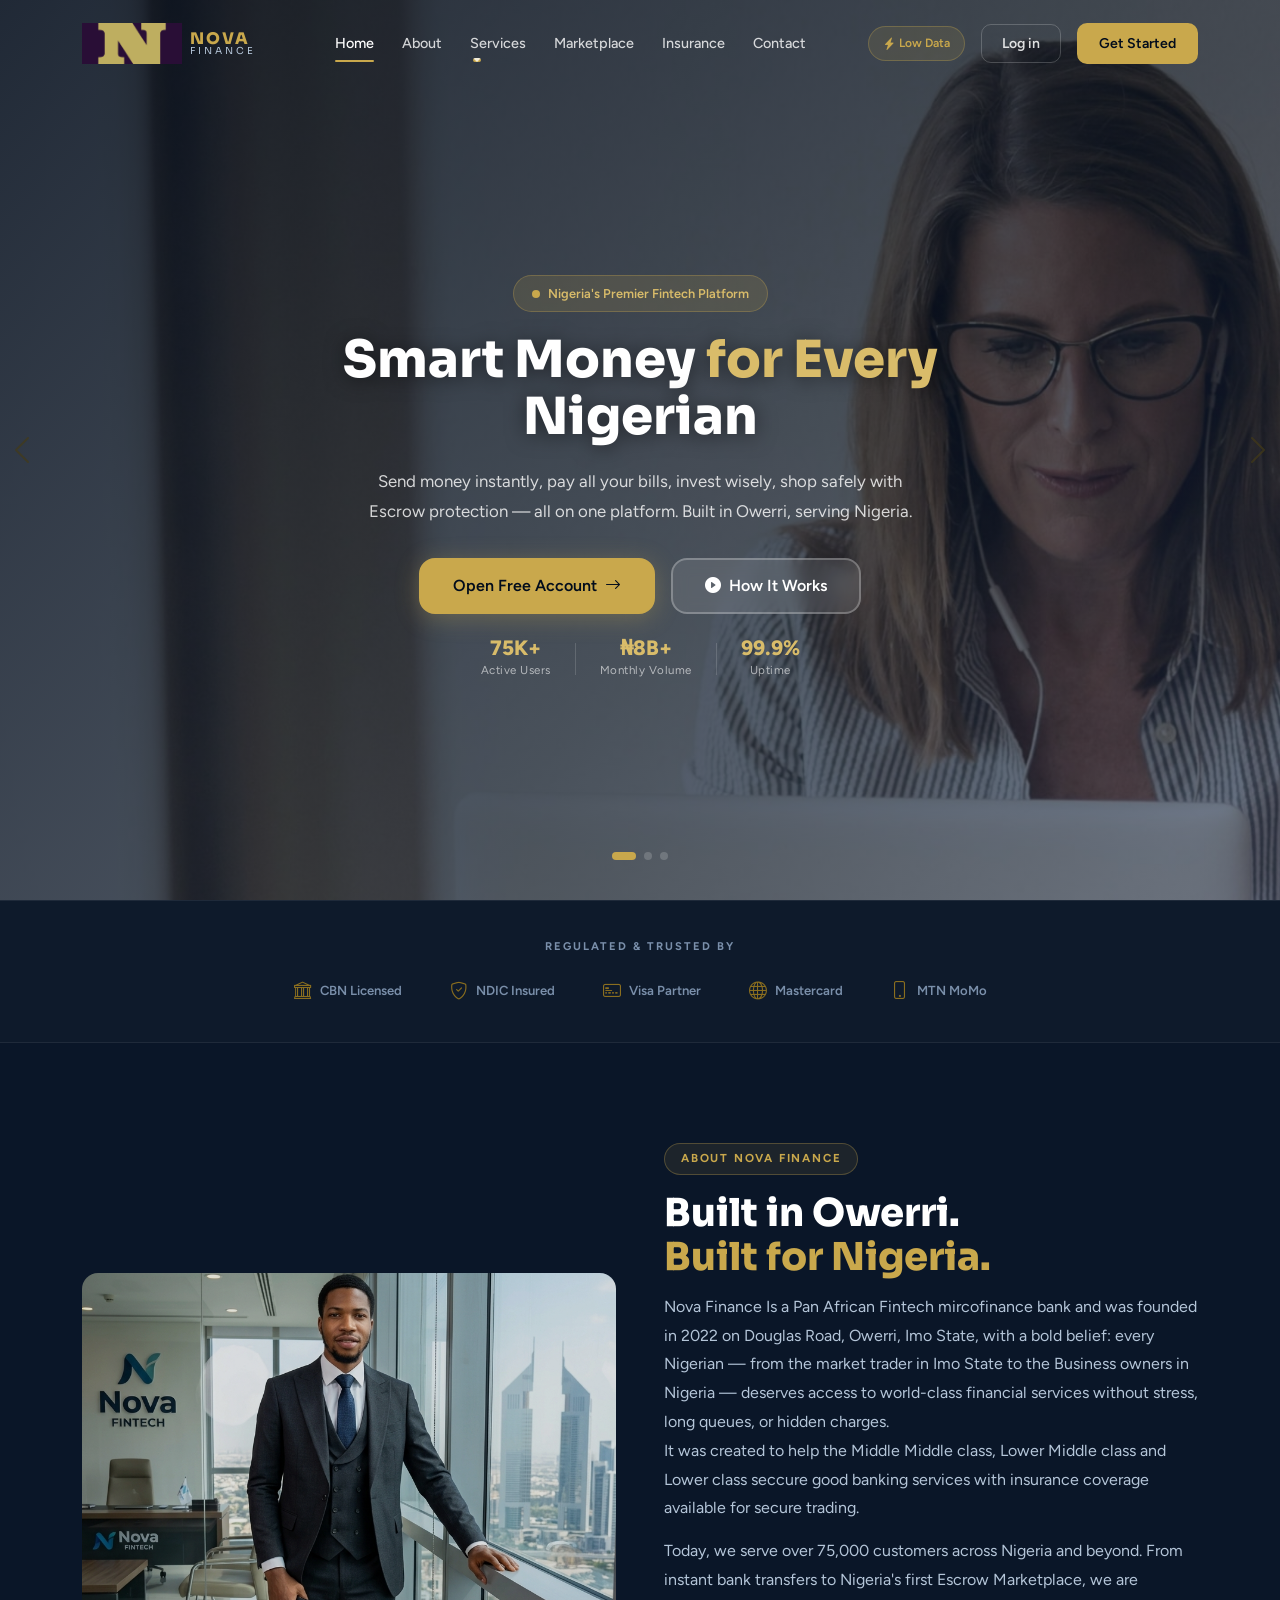
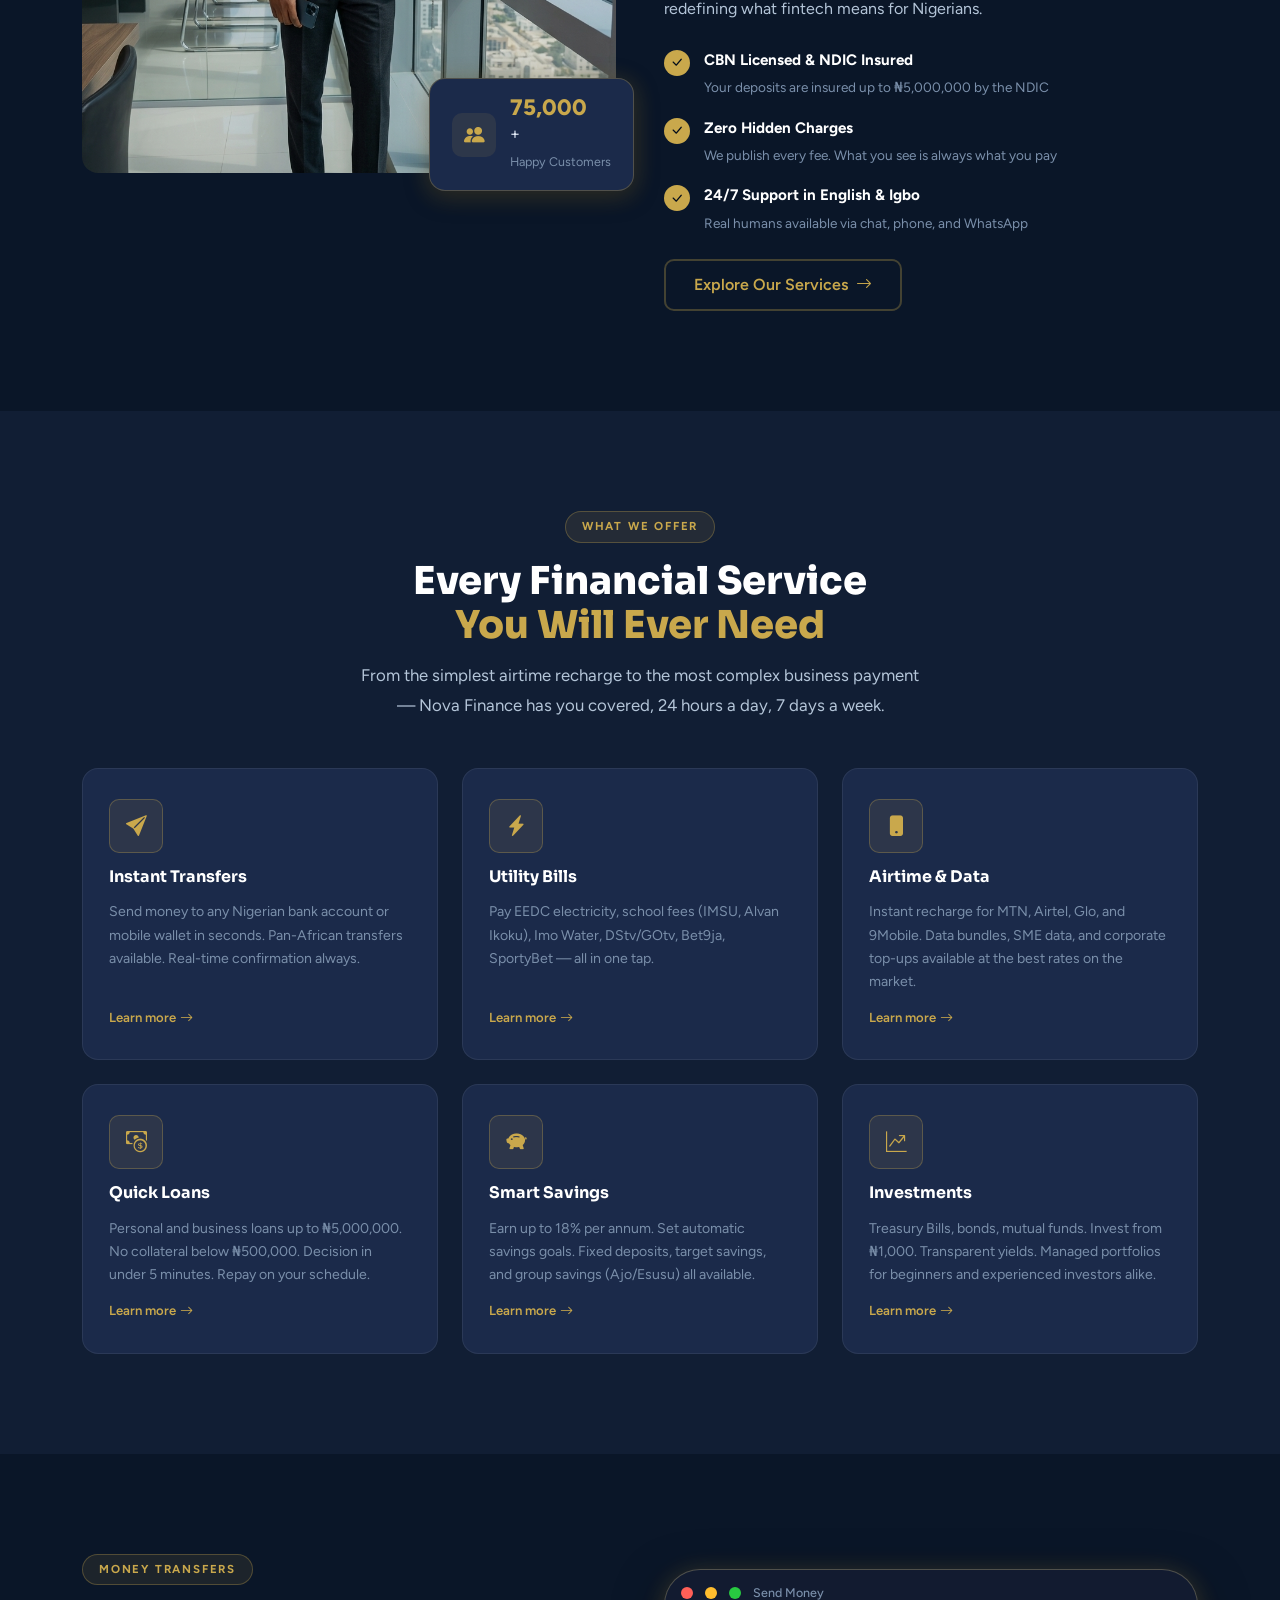
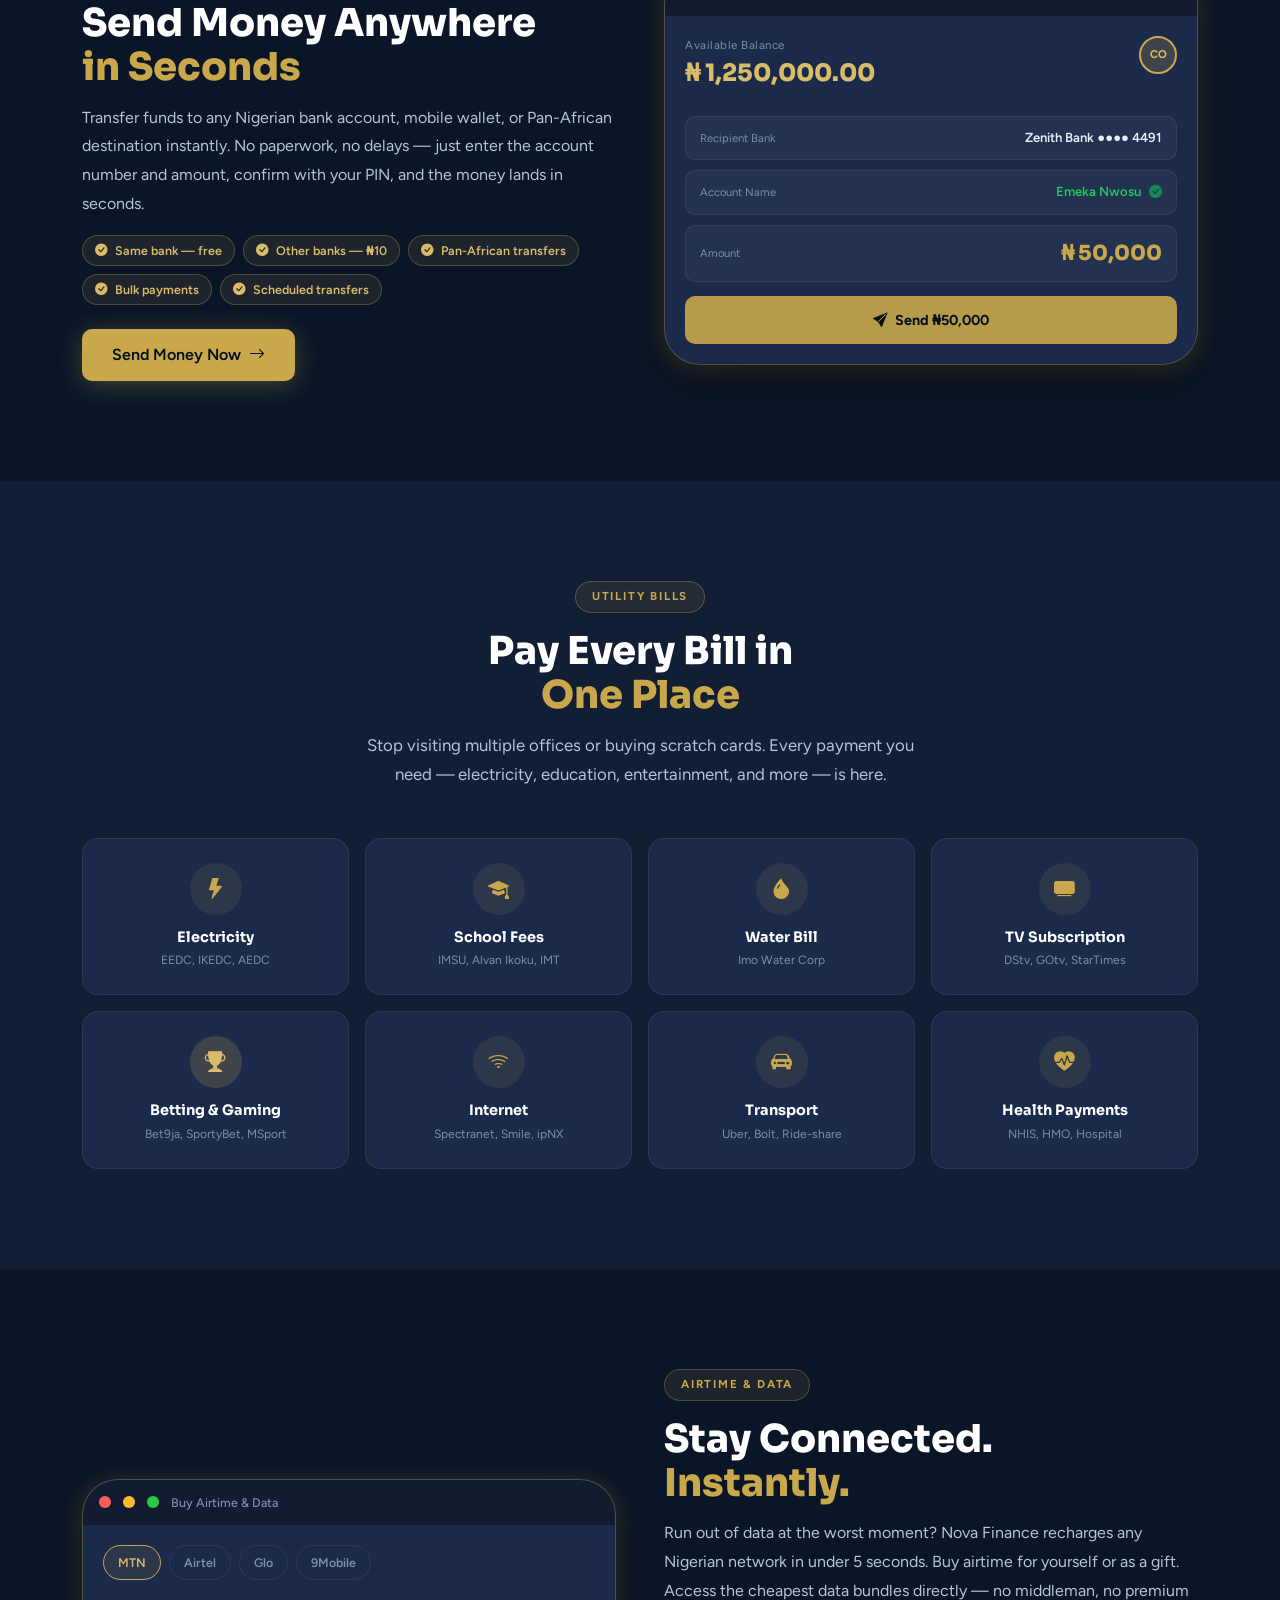
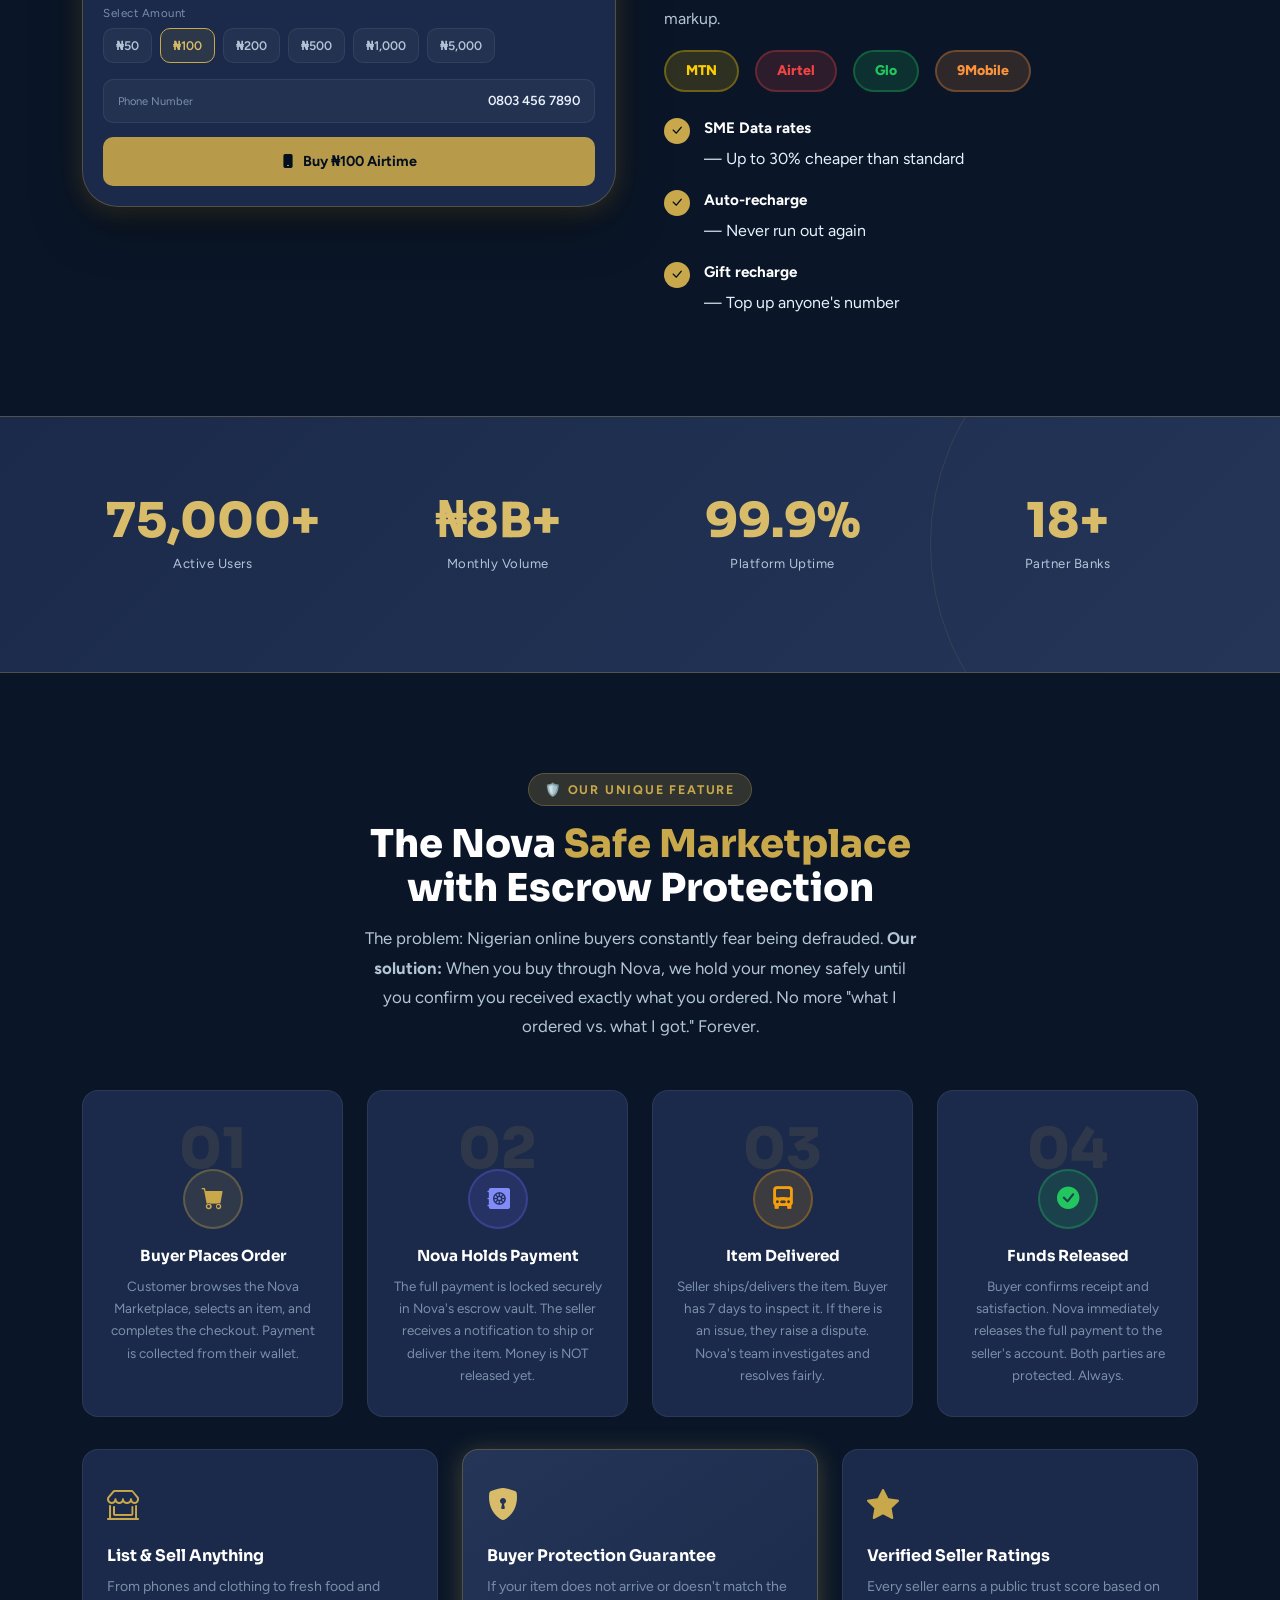
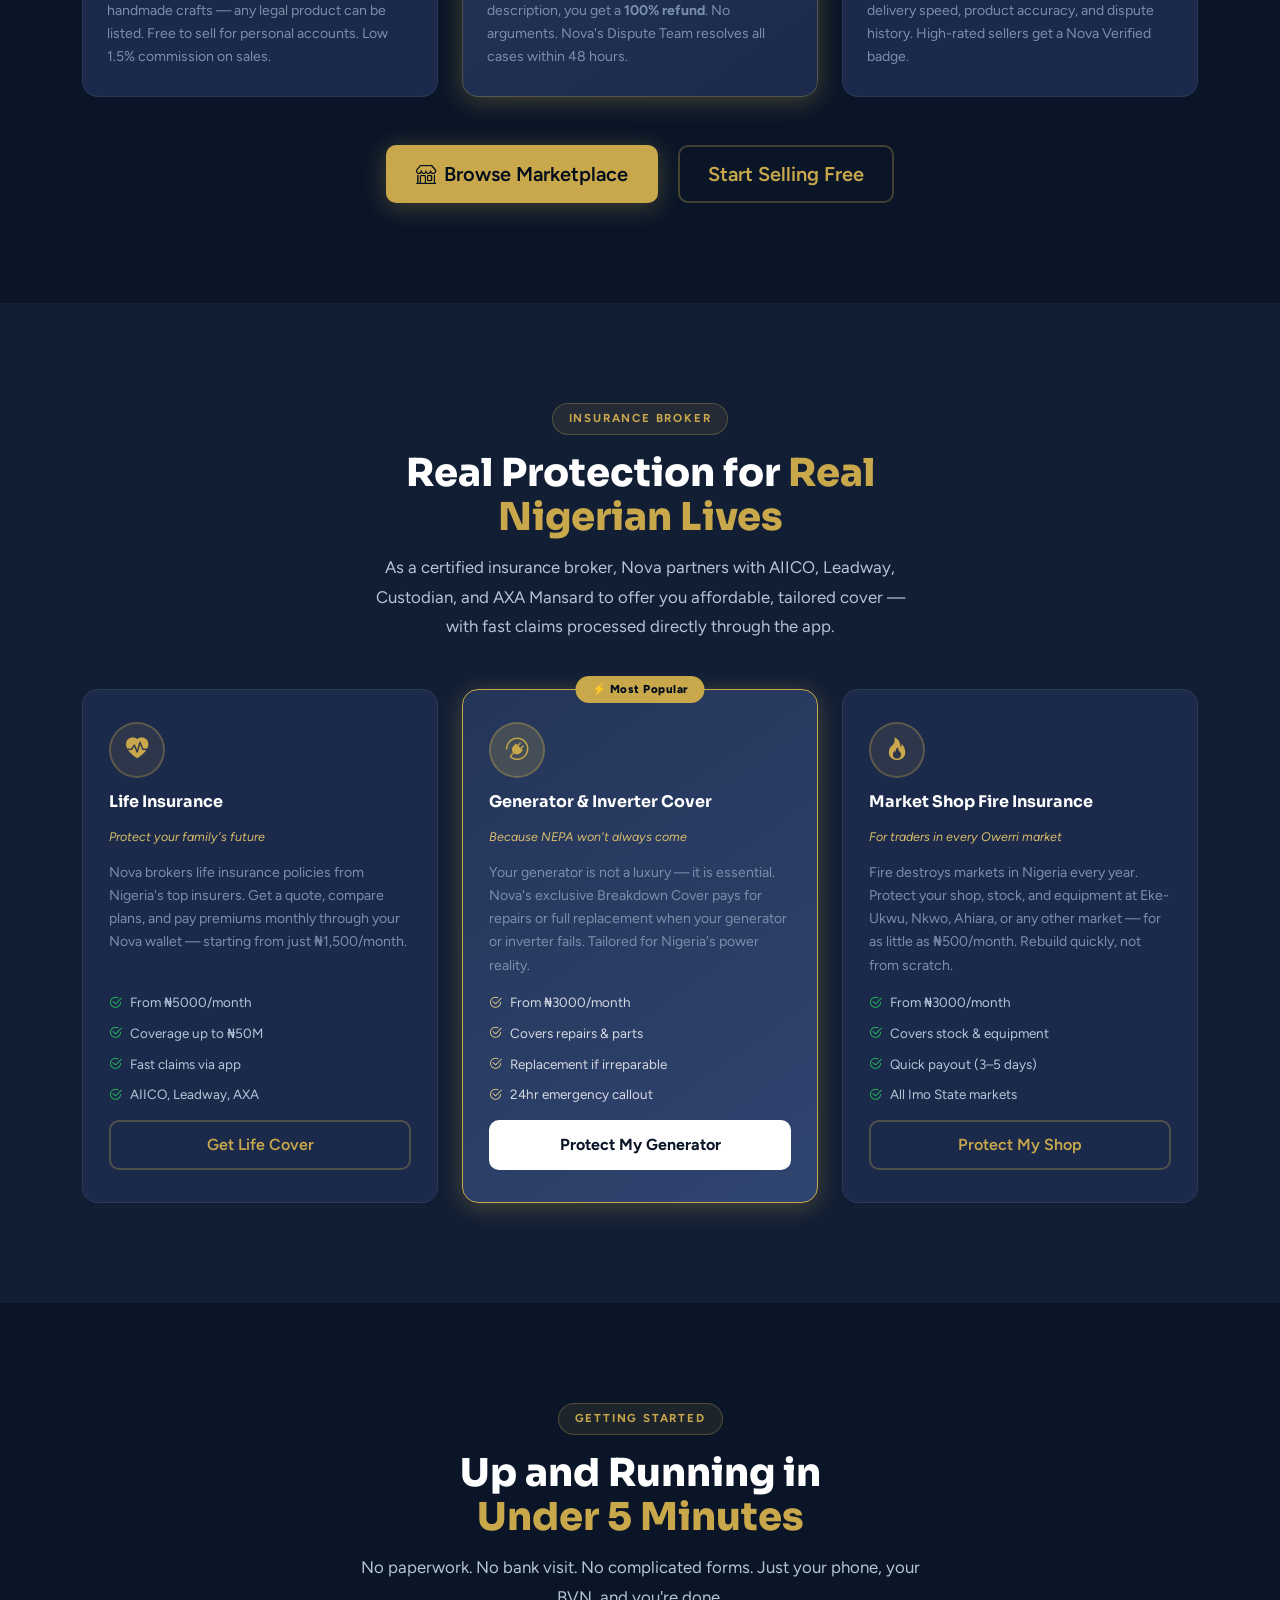
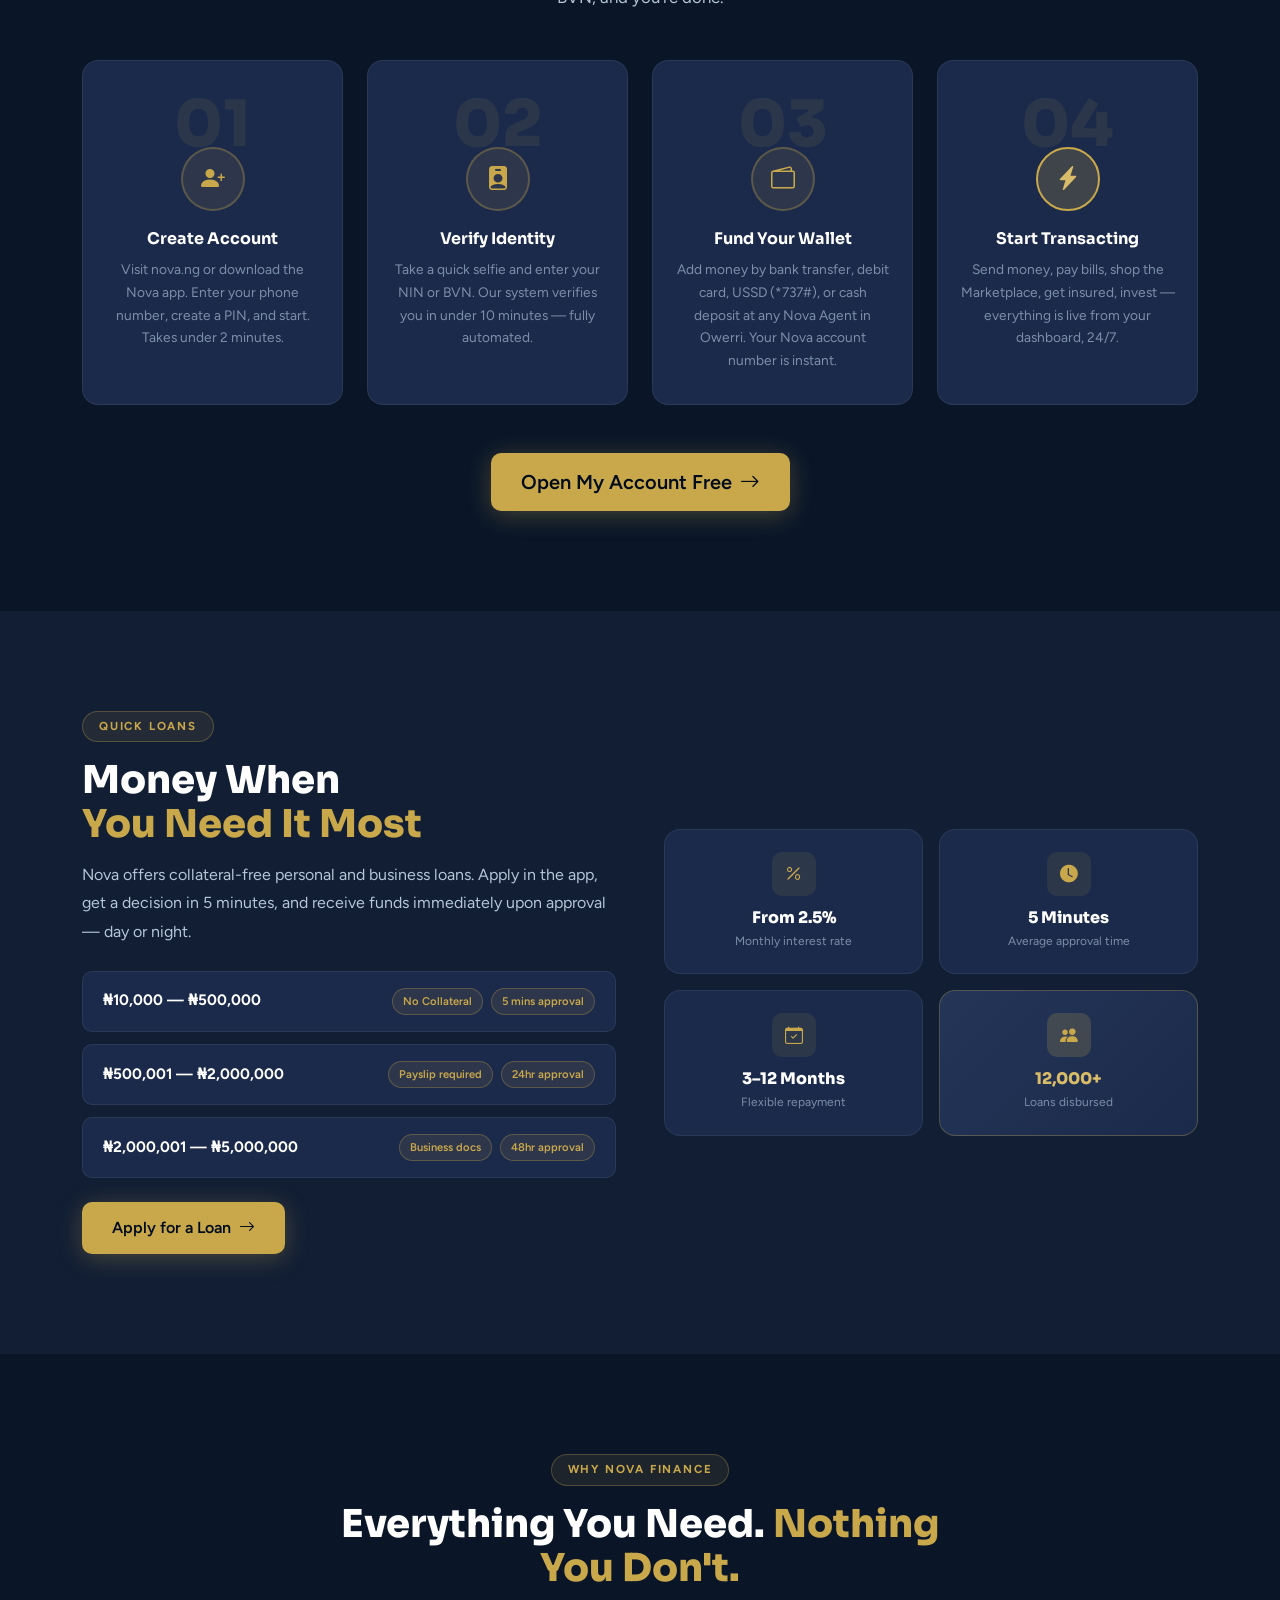
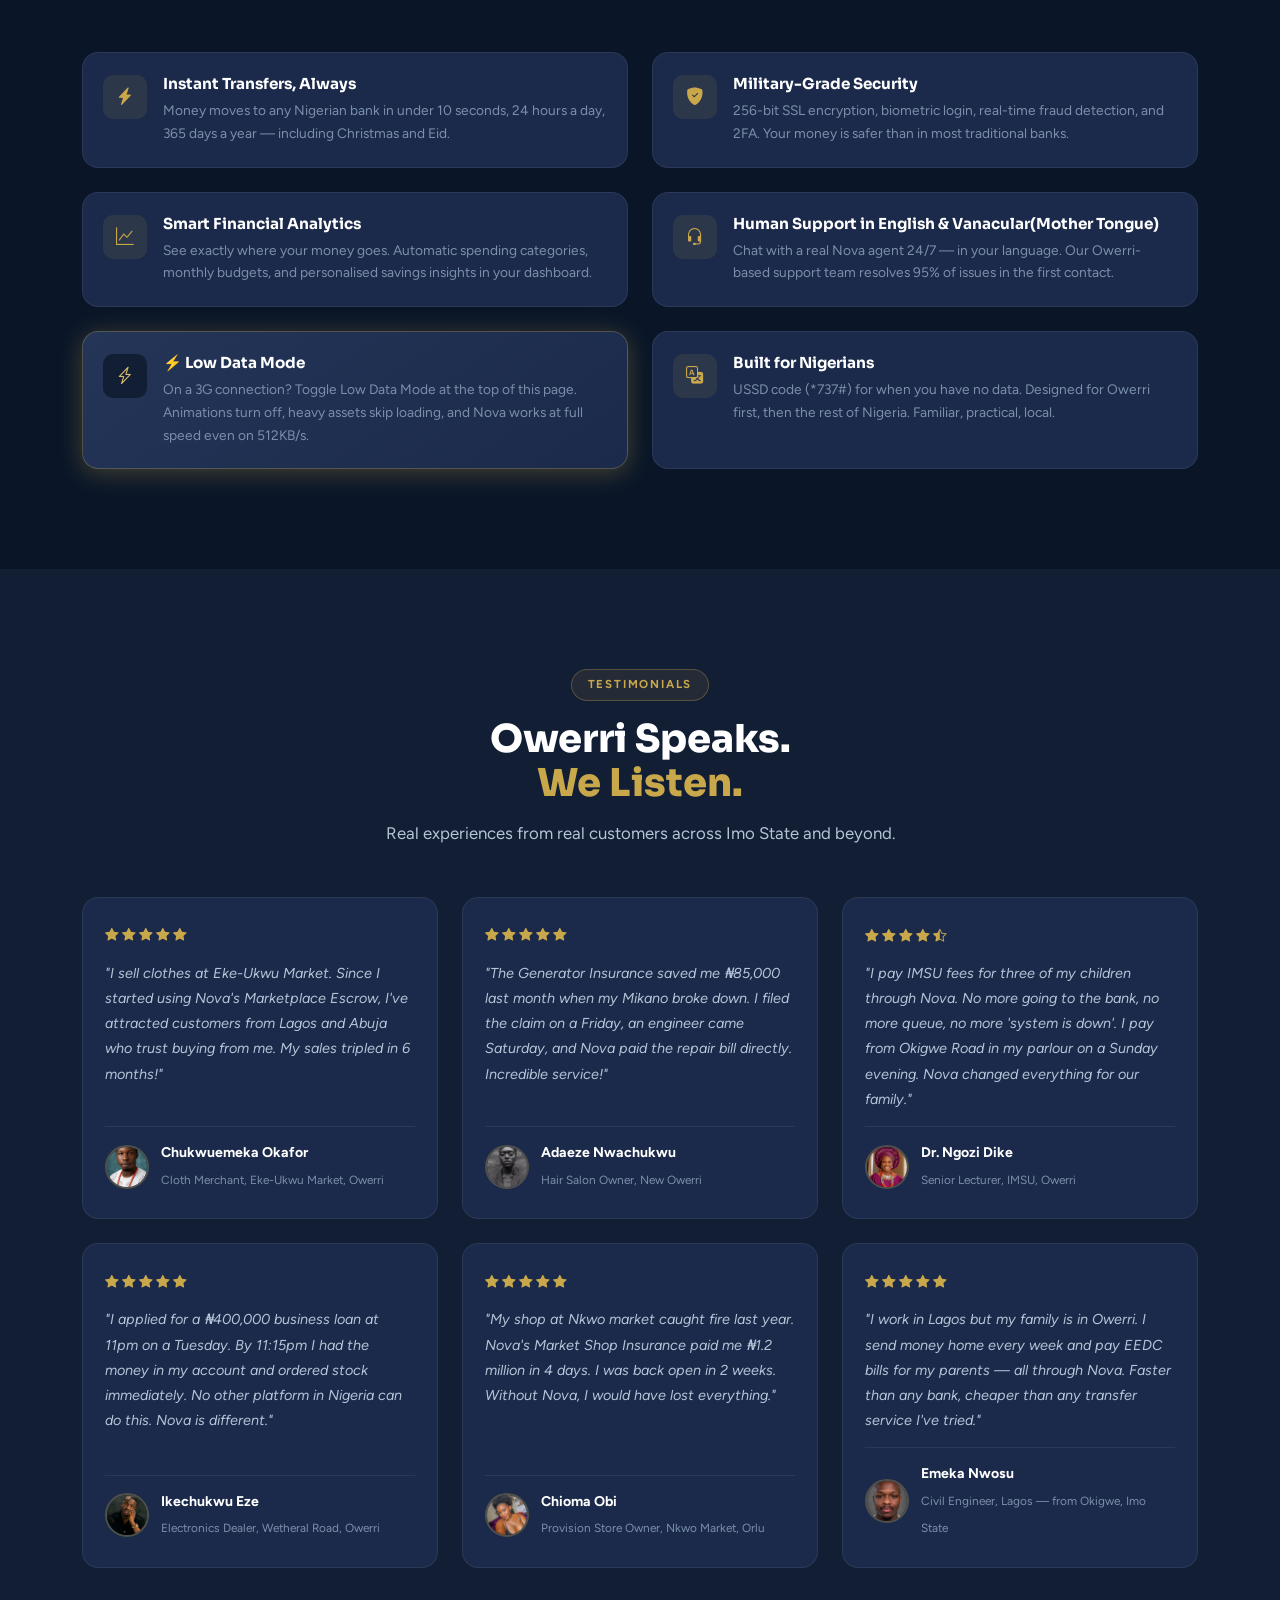
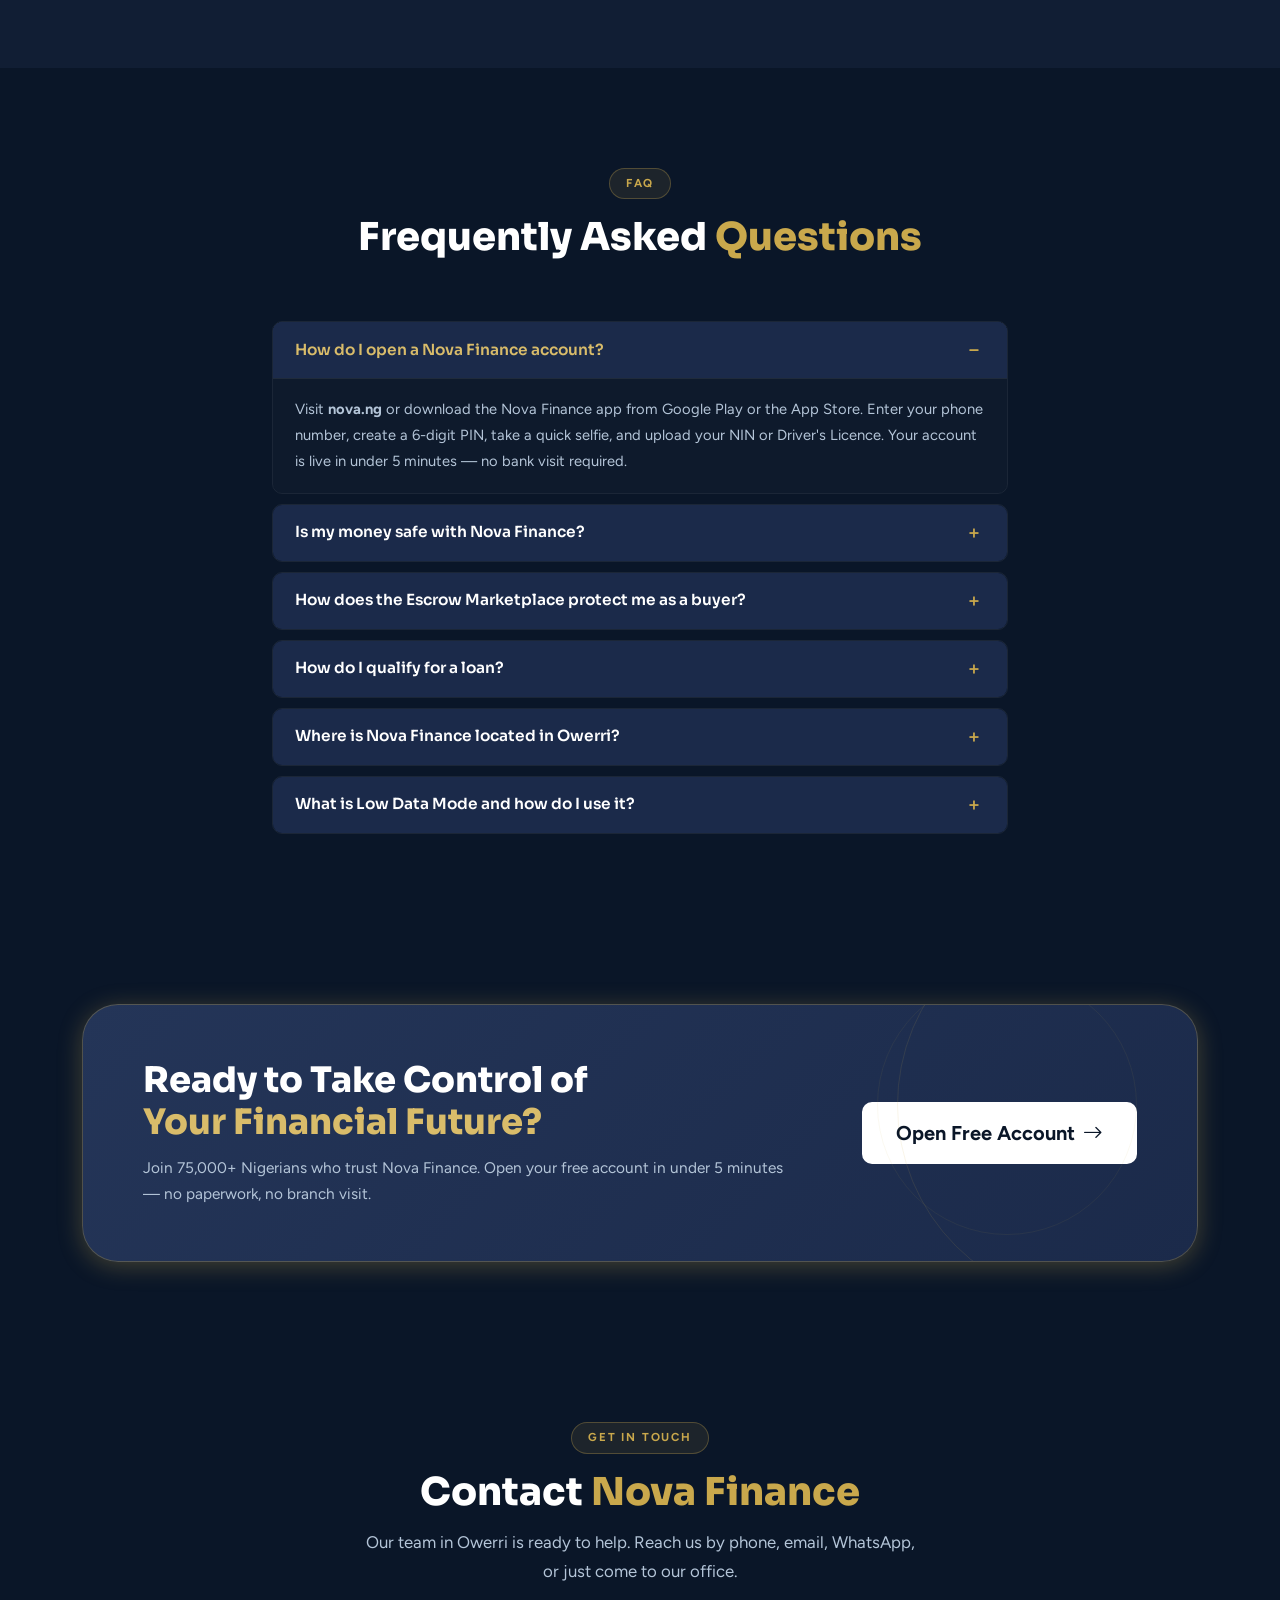
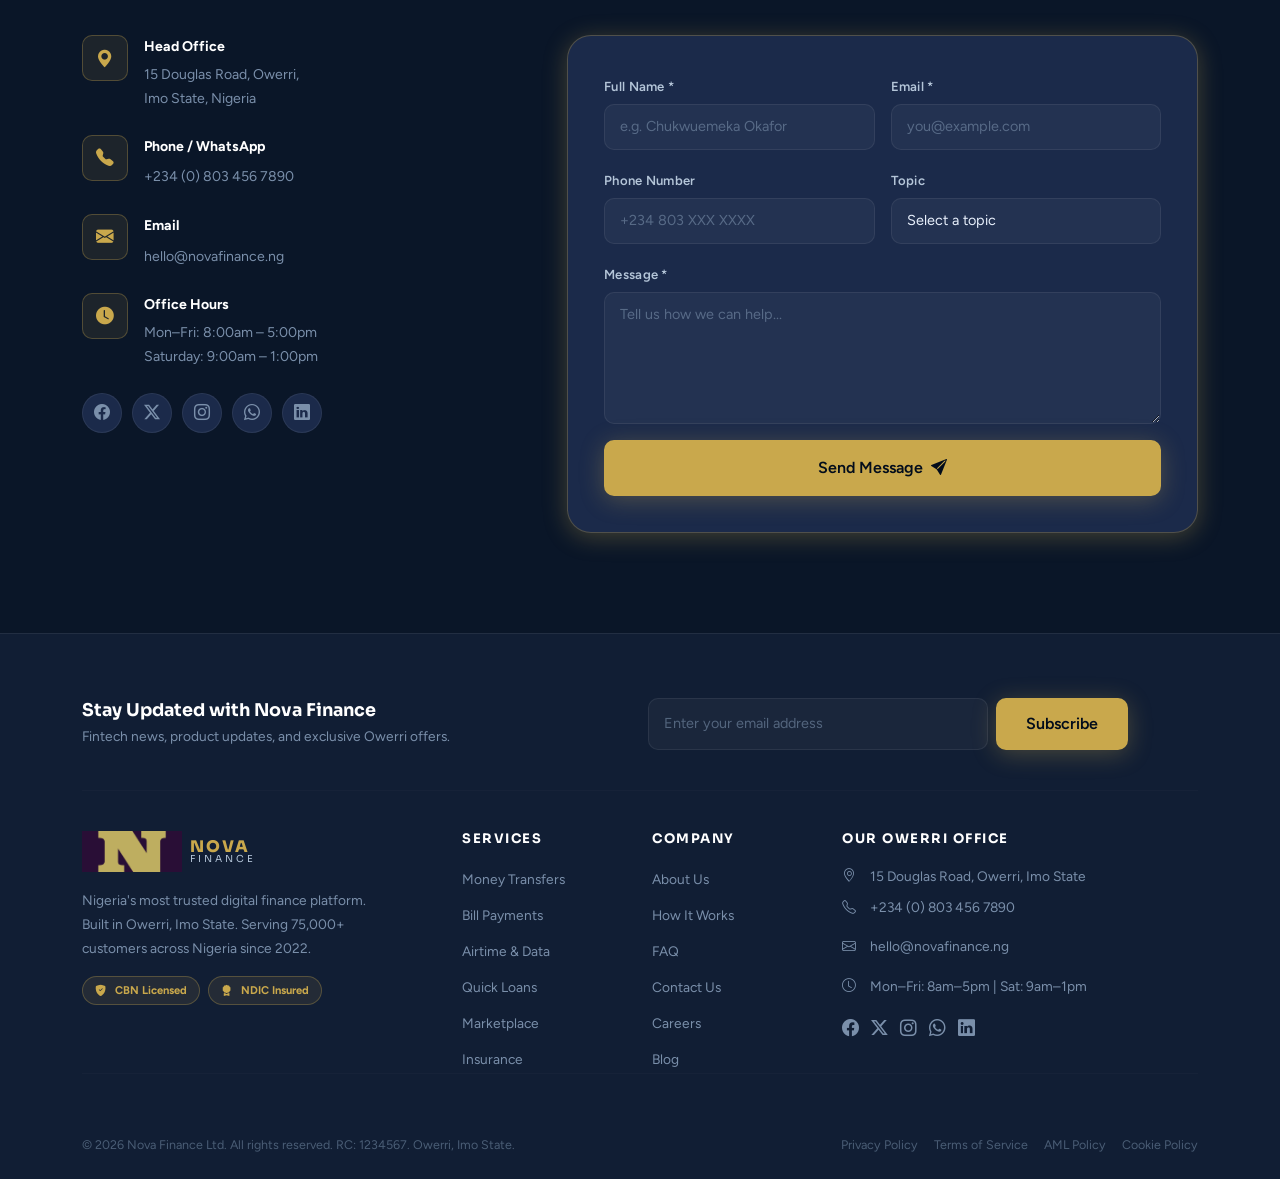
<file: dahboard1.html>
<!DOCTYPE html>
<!--
================================================================================
  NOVA FINANCE — USER DASHBOARD (REFACTORED)
  File:    dashboard.html
  Purpose: The single authenticated-user control centre for the Nova Finance
           fintech platform.

  REFACTOR SUMMARY (changes made per the brief):
  ------------------------------------------------
  1.  "Send Money" and "Receive Money" are merged into a single "Transactions"
      page. The new panel (panel-transactions) shows Send Money at the top and
      Receive Money below it, each with a clear header.
  2.  "Airtime & Data" and "Pay Bills" are merged into a single "Pay Bills"
      page. The primary Pay Bills section sits at the top, with Airtime and
      Data modules placed underneath as clearly-labelled subsections.
  3.  "Quick Loans" and "Smart Savings" are merged into a single "OWealth"
      page. Loans appear at the top, Savings directly below, each with its
      own header.
  4.  A virtual card component has been added to the Overview page, styled
      with the brand's navy + gold palette and realistic card design elements.
  5.  A "Virtual Card" section has been added to the Profile page, allowing
      users to view card details (CVC, number, PIN) and block/manage the card.
  6.  The Marketplace browse layout has been redesigned with product
      categories ("Phones & Accessories", "Laptops & Accessories",
      "Electronics"), "Previous"/"Next" navigation buttons under each row,
      and reduced left-hand padding/margin for a more compact alignment.

  All original logic (toasts, PIN modal, transaction tables, filters, CSV
  export, etc.) has been preserved exactly as written. Only the navigation,
  panel structure, and the specific new features listed above have been
  changed. No external frameworks were introduced — this remains pure
  vanilla HTML/CSS/JS with Bootstrap Icons as the only external resource.
================================================================================
-->
<html lang="en">
<head>

  <meta charset="UTF-8">
  <meta name="viewport" content="width=device-width, initial-scale=1.0">
  <meta name="robots" content="noindex, nofollow">
  <title>Dashboard — Nova Finance</title>

  <!-- Google Fonts: Sora + Figtree (brand fonts) -->
  <link rel="preconnect" href="https://fonts.googleapis.com">
  <link rel="preconnect" href="https://fonts.gstatic.com" crossorigin>
  <link href="https://fonts.googleapis.com/css2?family=Sora:wght@400;600;700;800&family=Figtree:wght@400;500;600;700&display=swap"
        rel="stylesheet">

  <!-- Bootstrap Icons (the ONLY external UI library used) -->
  <link href="https://cdn.jsdelivr.net/npm/bootstrap-icons@1.11.3/font/bootstrap-icons.min.css"
        rel="stylesheet">

  <!-- Our own fully self-contained stylesheet -->
  <link rel="stylesheet" href="Css/dashboard1.css">

  <!-- Favicon link -->
     <link rel="icon" type="image/png" href="favicon.png">
</head>

<body>

  <!-- ================================================================
       ACCESSIBILITY: Skip to main content link
  ================================================================ -->
  <a href="#dashContent" class="skip-link">Skip to dashboard content</a>


  <!-- ================================================================
       APP SHELL
  ================================================================ -->
  <div class="app-shell" id="appShell">

    <!-- Mobile sidebar overlay -->
    <div class="sidebar-overlay" id="sidebarOverlay" aria-hidden="true"></div>


    <!-- ============================================================
         LEFT SIDEBAR — navigation menu
         UPDATED: "Send Money" + "Receive Money" → "Transactions"
                  "Airtime & Data" removed (merged into Pay Bills)
                  "Quick Loans" + "Smart Savings" → "OWealth"
    ============================================================ -->
    <aside class="sidebar" id="sidebar" role="navigation" aria-label="Dashboard navigation">

      <!-- Brand row -->
      <!-- FIX: Replaced SVG logo with cover.png image as requested -->
      <!-- ERROR: Was using inline SVG logo -->
      <!-- FIX: Now uses cover.png from image folder for visual consistency -->
      <div class="sidebar-brand">
        <a href="../index.html" class="brand-link" aria-label="Go to Nova Finance homepage">
          <!-- Image logo using cover.png from image folder -->
          <img class="brand-logo" src="images/vector/cover.png" alt="Nova Finance Logo" />
          <span class="brand-text">NOVA<small>Finance</small></span>
        </a>
        <button type="button" class="sidebar-close-btn" id="sidebarCloseBtn"
                aria-label="Close navigation menu">
          <i class="bi bi-x-lg" aria-hidden="true"></i>
        </button>
      </div>

      <!-- Logged-in user mini card -->
      <!-- FIX: Replaced text abbreviation "CO" with person-sq-2-min.jpg image -->
      <!-- ERROR: Was using text abbreviation "CO" for avatar -->
      <!-- FIX: Now uses person-sq-2-min.jpg from image folder for visual avatar -->
      <div class="sidebar-user-card" aria-label="Logged in as Chukwuemeka Okafor">
        <img class="avatar avatar-md" src="images/Birthday.jpg" alt="Chukwuemeka Okafor" />
        <div class="sidebar-user-meta">
          <strong>Chukwuemeka Okafor</strong>
          <span class="badge badge-success badge-pill">
            <i class="bi bi-patch-check-fill" aria-hidden="true"></i> Verified
          </span>
        </div>
      </div>

      <!-- Main navigation list — UPDATED to match the new merged panels -->
      <ul class="sidebar-nav" role="list">

        <li>
          <button type="button" class="sidebar-nav-link is-active"
                  data-panel="panel-overview" aria-current="page">
            <i class="bi bi-grid-fill nav-icon" aria-hidden="true"></i>
            <span class="nav-text">Overview</span>
          </button>
        </li>

        <!-- Merged "Send Money" + "Receive Money" → "Transactions" -->
        <li>
          <button type="button" class="sidebar-nav-link" data-panel="panel-transactions">
            <i class="bi bi-arrow-left-right nav-icon" aria-hidden="true"></i>
            <span class="nav-text">Transactions</span>
          </button>
        </li>

        <!-- Merged "Pay Bills" + "Airtime & Data" → "Pay Bills" -->
        <li>
          <button type="button" class="sidebar-nav-link" data-panel="panel-bills">
            <i class="bi bi-receipt nav-icon" aria-hidden="true"></i>
            <span class="nav-text">Pay Bills</span>
          </button>
        </li>

        <li>
          <button type="button" class="sidebar-nav-link" data-panel="panel-marketplace">
            <i class="bi bi-shop-window nav-icon" aria-hidden="true"></i>
            <span class="nav-text">Marketplace</span>
            <span class="nav-badge" aria-label="2 pending orders">2</span>
          </button>
        </li>

        <li>
          <button type="button" class="sidebar-nav-link" data-panel="panel-insurance">
            <i class="bi bi-shield-fill-check nav-icon" aria-hidden="true"></i>
            <span class="nav-text">Insurance</span>
          </button>
        </li>

        <!-- Merged "Quick Loans" + "Smart Savings" → "OWealth" -->
        <li>
          <button type="button" class="sidebar-nav-link" data-panel="panel-owealth">
            <i class="bi bi-graph-up-arrow nav-icon" aria-hidden="true"></i>
            <span class="nav-text">OWealth</span>
          </button>
        </li>

        <li>
          <button type="button" class="sidebar-nav-link" data-panel="panel-history">
            <i class="bi bi-clock-history nav-icon" aria-hidden="true"></i>
            <span class="nav-text">History</span>
          </button>
        </li>

        <li>
          <button type="button" class="sidebar-nav-link" data-panel="panel-profile">
            <i class="bi bi-person-fill-gear nav-icon" aria-hidden="true"></i>
            <span class="nav-text">Profile</span>
          </button>
        </li>

      </ul>

      <!-- Sidebar footer -->
      <div class="sidebar-footer">
        <a href="../index.html" class="sidebar-footer-link">
          <i class="bi bi-house-fill nav-icon" aria-hidden="true"></i>
          <span class="nav-text">Back to Website</span>
        </a>
        <button type="button" class="sidebar-footer-link is-logout" id="logoutBtn">
          <i class="bi bi-box-arrow-left nav-icon" aria-hidden="true"></i>
          <span class="nav-text">Log Out</span>
        </button>
      </div>

    </aside>


    <!-- ============================================================
         MAIN AREA
    ============================================================ -->
    <div class="main-area" id="mainArea">

      <!-- Top header bar -->
      <header class="dash-header" id="dashHeader" role="banner">

        <div class="header-left">
          <button type="button" class="hamburger-btn" id="sidebarToggleBtn"
                  aria-label="Open navigation menu" aria-expanded="false"
                  aria-controls="sidebar">
            <i class="bi bi-list" aria-hidden="true"></i>
          </button>
          <h1 class="header-page-title" id="pageTitle">Overview</h1>
        </div>

        <div class="header-center">
          <div class="header-search" role="search">
            <i class="bi bi-search" aria-hidden="true"></i>
            <input type="search" id="globalSearchInput"
                   placeholder="Search transactions, bills, contacts…"
                   aria-label="Search the dashboard">
          </div>
        </div>

        <div class="header-right">

          <!-- Notifications -->
          <div class="notif-wrap">
            <button type="button" class="icon-btn" id="notifBtn"
                    aria-haspopup="true" aria-expanded="false"
                    aria-label="Notifications, 3 unread">
              <i class="bi bi-bell-fill" aria-hidden="true"></i>
              <span class="notif-badge" aria-hidden="true">3</span>
            </button>
            <div class="notif-dropdown" id="notifDropdown" role="menu"
                 aria-label="Recent notifications" hidden>
              <div class="notif-dropdown-head">
                <strong>Notifications</strong>
                <button type="button" class="notif-mark-read-btn" id="markAllReadBtn">
                  Mark all read
                </button>
              </div>
              <ul class="notif-list" role="list">
                <li class="notif-item is-unread" role="menuitem">
                  <span class="notif-icon is-success" aria-hidden="true">
                    <i class="bi bi-check-circle-fill"></i>
                  </span>
                  <span class="notif-item-body">
                    <strong>Transfer successful</strong>
                    <p>₦50,000 sent to Emeka Nwosu</p>
                    <time class="notif-item-time" datetime="2024-11-01T14:30">2 hours ago</time>
                  </span>
                </li>
                <li class="notif-item is-unread" role="menuitem">
                  <span class="notif-icon is-warning" aria-hidden="true">
                    <i class="bi bi-safe2-fill"></i>
                  </span>
                  <span class="notif-item-body">
                    <strong>Escrow order delivered</strong>
                    <p>"Samsung Galaxy A54" was marked delivered</p>
                    <time class="notif-item-time" datetime="2024-11-01T10:00">6 hours ago</time>
                  </span>
                </li>
                <li class="notif-item" role="menuitem">
                  <span class="notif-icon is-info" aria-hidden="true">
                    <i class="bi bi-shield-fill-check"></i>
                  </span>
                  <span class="notif-item-body">
                    <strong>Insurance premium due</strong>
                    <p>Generator cover renewal — ₦800 on Nov 5</p>
                    <time class="notif-item-time" datetime="2024-10-30T09:00">2 days ago</time>
                  </span>
                </li>
              </ul>
            </div>
          </div>

          <!-- User menu -->
          <!-- FIX: Replaced text abbreviation "CO" with person-sq-2-min.jpg image -->
          <!-- ERROR: Was using text abbreviation "CO" for avatar in header dropdown menu -->
          <!-- FIX: Now uses person-sq-2-min.jpg from image folder for visual avatar -->
          <div class="user-menu" id="userMenu">
            <button type="button" class="user-menu-btn" id="userMenuBtn"
                    aria-haspopup="true" aria-expanded="false"
                    aria-label="Open user menu for Chukwuemeka Okafor">
              <img class="avatar avatar-sm" src="images/Birthday.jpg" alt="Chukwuemeka Okafor" />
              <span class="user-menu-name">Chukwuemeka</span>
              <i class="bi bi-chevron-down" aria-hidden="true"></i>
            </button>
            <div class="user-dropdown" id="userDropdown" role="menu" hidden>
              <button type="button" class="user-dropdown-link" data-panel="panel-profile" role="menuitem">
                <i class="bi bi-person-fill" aria-hidden="true"></i> My Profile
              </button>
              <button type="button" class="user-dropdown-link" data-panel="panel-profile" role="menuitem">
                <i class="bi bi-gear-fill" aria-hidden="true"></i> Settings
              </button>
              <hr class="dropdown-divider">
              <button type="button" class="user-dropdown-link is-logout" id="userMenuLogoutBtn" role="menuitem">
                <i class="bi bi-box-arrow-left" aria-hidden="true"></i> Log Out
              </button>
            </div>
          </div>

        </div>
      </header>


      <!-- ============================================================
           MAIN CONTENT — all panels
      ============================================================ -->
      <main class="dash-content" id="dashContent" role="main" aria-label="Dashboard content">


        <!-- ========================================================
             PANEL: OVERVIEW
             UPDATED: Added a virtual card component in the hero grid.
        ======================================================== -->
        <section class="dash-panel is-active" id="panel-overview" aria-label="Overview panel">

          <!-- Row 1: balance card + stat stack + VIRTUAL CARD (new) -->
          <div class="overview-hero-grid">

            <!-- Hero balance card (unchanged) -->
            <div class="balance-card" aria-label="Account balance card">
              <div class="balance-card-top">
                <div>
                  <p class="balance-label">Total Balance</p>
                  <h2 class="balance-amount" id="balanceAmount" aria-live="polite">₦1,250,000.00</h2>
                  <h2 class="balance-amount is-hidden" id="balanceAmountMasked" aria-live="polite">₦••••••••</h2>
                </div>
                <button type="button" class="balance-eye-btn" id="toggleBalanceBtn"
                        aria-label="Hide balance amount" aria-pressed="false">
                  <i class="bi bi-eye-fill" id="balanceEyeIcon" aria-hidden="true"></i>
                </button>
              </div>
              <p class="balance-change">
                <i class="bi bi-arrow-up-right" aria-hidden="true"></i>
                +₦85,000 (7.3%) this month
              </p>
              <div class="balance-account-row">
                <div>
                  <p class="balance-acct-label">Account Number</p>
                  <strong class="balance-acct-num" id="heroAccountNumber">0012 3456 7890</strong>
                </div>
                <button type="button" class="copy-btn" id="copyHeroAcctBtn"
                        aria-label="Copy account number to clipboard" title="Copy account number">
                  <i class="bi bi-copy" aria-hidden="true"></i>
                </button>
              </div>
              <div class="balance-card-bottom">
                <span>Chukwuemeka Okafor</span>
                <span class="balance-card-brand">
                  <i class="bi bi-lightning-charge-fill" aria-hidden="true"></i> NOVA
                </span>
              </div>
              <span class="balance-card-circle balance-card-circle-1" aria-hidden="true"></span>
              <span class="balance-card-circle balance-card-circle-2" aria-hidden="true"></span>
            </div>

            <!-- Stat stack (unchanged) -->
            <div class="stat-stack">
              <div class="stat-card" aria-label="Income this month">
                <span class="stat-icon is-income" aria-hidden="true">
                  <i class="bi bi-arrow-down-circle-fill"></i>
                </span>
                <span class="stat-body">
                  <span class="stat-label">Income this month</span>
                  <strong class="stat-value">₦450,000</strong>
                  <span class="stat-change is-positive">
                    <i class="bi bi-graph-up-arrow" aria-hidden="true"></i> +12% vs last month
                  </span>
                </span>
              </div>
              <div class="stat-card" aria-label="Expenses this month">
                <span class="stat-icon is-expense" aria-hidden="true">
                  <i class="bi bi-arrow-up-circle-fill"></i>
                </span>
                <span class="stat-body">
                  <span class="stat-label">Expenses this month</span>
                  <strong class="stat-value">₦180,000</strong>
                  <span class="stat-change is-negative">
                    <i class="bi bi-graph-up-arrow" aria-hidden="true"></i> +3% vs last month
                  </span>
                </span>
              </div>
              <div class="stat-card" aria-label="Savings this month">
                <span class="stat-icon is-savings" aria-hidden="true">
                  <i class="bi bi-piggy-bank-fill"></i>
                </span>
                <span class="stat-body">
                  <span class="stat-label">Savings this month</span>
                  <strong class="stat-value">₦270,000</strong>
                  <span class="stat-change is-positive">
                    <i class="bi bi-graph-up-arrow" aria-hidden="true"></i> +5% vs last month
                  </span>
                </span>
              </div>
            </div>

          </div><!-- /.overview-hero-grid -->


          <!-- NEW ROW: Virtual Card component (added per brief) -->
          <div class="overview-virtual-card-row">
            <div class="virtual-card-preview" aria-label="Your virtual card">
              <div class="virtual-card-inner">
                <!-- Card chip (SVG) -->
                <svg class="vc-chip" viewBox="0 0 40 30" fill="none" xmlns="http://www.w3.org/2000/svg" aria-hidden="true">
                  <rect x="2" y="2" width="36" height="26" rx="4" fill="none" stroke="rgba(255,255,255,0.3)" stroke-width="1.5"/>
                  <ellipse cx="20" cy="15" rx="12" ry="8" fill="rgba(255,255,255,0.08)"/>
                  <circle cx="14" cy="15" r="3" fill="rgba(255,255,255,0.15)"/>
                  <circle cx="26" cy="15" r="3" fill="rgba(255,255,255,0.15)"/>
                </svg>
                <!-- Card number -->
                <div class="vc-number">•••• •••• •••• 7890</div>
                <!-- Card holder + expiry -->
                <div class="vc-footer">
                  <span class="vc-holder">Chukwuemeka Okafor</span>
                  <span class="vc-expiry">12/27</span>
                </div>
                <!-- Brand badge -->
                <span class="vc-brand">NOVA</span>
              </div>
              <!-- Small action hint -->
              <p class="vc-hint">
                <i class="bi bi-shield-check" aria-hidden="true"></i>
                Virtual card • Tap to manage in Profile
              </p>
            </div>

            <!-- Quick actions beside the card -->
            <div class="vc-actions">
              <button type="button" class="btn btn-outline btn-sm" data-panel="panel-profile">
                <i class="bi bi-eye" aria-hidden="true"></i> View Details
              </button>
              <button type="button" class="btn btn-outline btn-sm" id="vcCopyNumberBtn">
                <i class="bi bi-copy" aria-hidden="true"></i> Copy Number
              </button>
            </div>
          </div>


          <!-- Row 2: analytics chart + quick transfer (unchanged) -->
          <div class="overview-mid-grid">

            <div class="card chart-card" aria-label="Six month balance trend">
              <div class="card-head">
                <h3 class="card-title">Balance Trend</h3>
                <span class="chart-period-tag">Last 6 months</span>
              </div>
              <div class="chart-svg-wrap" id="analyticsChartWrap">
                <svg viewBox="0 0 600 220" class="chart-svg" id="analyticsChartSvg"
                     xmlns="http://www.w3.org/2000/svg" role="img"
                     aria-label="Line chart of account balance trend from June to November">
                  <defs>
                    <linearGradient id="chartFillGradient" x1="0" y1="0" x2="0" y2="1">
                      <stop offset="0%" stop-color="#C9A84C" stop-opacity="0.32"/>
                      <stop offset="100%" stop-color="#C9A84C" stop-opacity="0"/>
                    </linearGradient>
                  </defs>
                  <line x1="0" y1="20" x2="600" y2="20" class="chart-grid-line"/>
                  <line x1="0" y1="100" x2="600" y2="100" class="chart-grid-line"/>
                  <line x1="0" y1="180" x2="600" y2="180" class="chart-grid-line"/>
                  <path class="chart-area-fill" fill="url(#chartFillGradient)"
                        d="M0,150 L100,165 L200,110 L300,130 L400,70 L500,90 L600,40
                           L600,220 L0,220 Z"/>
                  <path class="chart-line" fill="none"
                        d="M0,150 L100,165 L200,110 L300,130 L400,70 L500,90 L600,40"/>
                  <circle class="chart-point" cx="0"   cy="150" r="5" data-month="Jun" data-value="₦980,000"></circle>
                  <circle class="chart-point" cx="100" cy="165" r="5" data-month="Jul" data-value="₦905,000"></circle>
                  <circle class="chart-point" cx="200" cy="110" r="5" data-month="Aug" data-value="₦1,120,000"></circle>
                  <circle class="chart-point" cx="300" cy="130" r="5" data-month="Sep" data-value="₦1,050,000"></circle>
                  <circle class="chart-point" cx="400" cy="70"  r="5" data-month="Oct" data-value="₦1,310,000"></circle>
                  <circle class="chart-point" cx="500" cy="90"  r="5" data-month="Nov" data-value="₦1,250,000"></circle>
                  <circle class="chart-point" cx="600" cy="40"  r="6" data-month="Now" data-value="₦1,250,000" class="chart-point is-current"></circle>
                </svg>
                <div class="chart-tooltip" id="chartTooltip" hidden></div>
              </div>
              <div class="chart-x-labels" aria-hidden="true">
                <span>Jun</span><span>Jul</span><span>Aug</span>
                <span>Sep</span><span>Oct</span><span>Nov</span>
              </div>
            </div>

            <!-- FIX: Replaced text initials with images in Quick Transfer section -->
            <!-- ERROR: Was using text abbreviations (EN, AN, ND, IE) for beneficiary avatars -->
            <!-- FIX: Now uses person-sq-1-min.jpg and person-sq-2-min.jpg from image folder for visual avatars -->
            <div class="card quick-transfer-card" aria-label="Quick transfer to frequent recipients">
              <div class="card-head">
                <h3 class="card-title">Quick Transfer</h3>
              </div>
              <ul class="beneficiary-list" role="list">
                <li>
                  <button type="button" class="beneficiary-chip"
                          data-name="Emeka Nwosu" data-bank="Zenith Bank" data-account="0123456789"
                          aria-label="Send money to Emeka Nwosu at Zenith Bank">
                    <img class="avatar avatar-sm" src="images/AI photography___AFRICAN ROYALTY 👑.jpg" alt="Emeka Nwosu" />
                    <span class="beneficiary-meta">
                      <strong>Emeka Nwosu</strong>
                      <small>Zenith Bank</small>
                    </span>
                    <i class="bi bi-send-fill beneficiary-send-icon" aria-hidden="true"></i>
                  </button>
                </li>
                <li>
                  <button type="button" class="beneficiary-chip"
                          data-name="Adaeze Nwachukwu" data-bank="GTBank (Guaranty Trust)" data-account="1234567890"
                          aria-label="Send money to Adaeze Nwachukwu at GTBank">
                    <img class="avatar avatar-sm" src="images/Adaeze.jpg" alt="Adaeze Nwachukwu" />
                    <span class="beneficiary-meta">
                      <strong>Adaeze Nwachukwu</strong>
                      <small>GTBank</small>
                    </span>
                    <i class="bi bi-send-fill beneficiary-send-icon" aria-hidden="true"></i>
                  </button>
                </li>
                <li>
                  <button type="button" class="beneficiary-chip"
                          data-name="Dr. Ngozi Dike" data-bank="First Bank" data-account="5555555555"
                          aria-label="Send money to Dr. Ngozi Dike at First Bank">
                    <img class="avatar avatar-sm" src="images/Mother.jpg" alt="Dr. Ngozi Dike" />
                    <span class="beneficiary-meta">
                      <strong>Dr. Ngozi Dike</strong>
                      <small>First Bank</small>
                    </span>
                    <i class="bi bi-send-fill beneficiary-send-icon" aria-hidden="true"></i>
                  </button>
                </li>
                <li>
                  <button type="button" class="beneficiary-chip"
                          data-name="Ikechukwu Eze" data-bank="Access Bank" data-account="9876543210"
                          aria-label="Send money to Ikechukwu Eze at Access Bank">
                    <img class="avatar avatar-sm" src="images/download.jpg" alt="Ikechukwu Eze" />
                    <span class="beneficiary-meta">
                      <strong>Ikechukwu Eze</strong>
                      <small>Access Bank</small>
                    </span>
                    <i class="bi bi-send-fill beneficiary-send-icon" aria-hidden="true"></i>
                  </button>
                </li>
              </ul>
            </div>
          </div>

          <!-- Row 3: recent transactions (unchanged) -->
          <div class="card recent-txn-card" aria-label="Recent transactions">
            <div class="card-head">
              <h3 class="card-title">Recent Transactions</h3>
              <button type="button" class="card-link-action" data-panel="panel-history">
                View All <i class="bi bi-arrow-right" aria-hidden="true"></i>
              </button>
            </div>
            <div class="table-wrap">
              <table class="data-table" aria-label="Recent transactions list">
                <thead>
                  <tr>
                    <th scope="col">Recipient / Description</th>
                    <th scope="col">Bank</th>
                    <th scope="col">Date</th>
                    <th scope="col">Type</th>
                    <th scope="col">Amount</th>
                    <th scope="col">Status</th>
                  </tr>
                </thead>
                <tbody id="overviewTxnBody">
                  <tr class="table-loading-row"><td colspan="6">Loading recent transactions…</td></tr>
                </tbody>
              </table>
            </div>
          </div>

        </section><!-- /#panel-overview -->


        <!-- ========================================================
             PANEL: TRANSACTIONS (merged Send + Receive)
             NEW: Combines the old panel-send and panel-receive into
             one vertically-stacked page with clear headers.
        ======================================================== -->
        <section class="dash-panel" id="panel-transactions" aria-label="Transactions panel">

          <!-- ---- Send Money section (top) ---- -->
          <div class="panel-section">
            <h2 class="panel-section-title">
              <i class="bi bi-send-fill text-gold" aria-hidden="true"></i> Send Money
            </h2>
            <div class="two-col-grid">
              <!-- Main transfer form -->
              <div class="card">
                <div class="send-balance-row">
                  <span>Available Balance</span>
                  <strong class="text-gold" id="sendAvailableBalance">₦1,250,000.00</strong>
                </div>
                <form id="sendForm" novalidate aria-label="Money transfer form">
                  <div class="field">
                    <label class="field-label" for="recipientBank">Recipient Bank *</label>
                    <select class="field-input" id="recipientBank" name="bank" required>
                      <option value="">— Select Bank —</option>
                      <option>Access Bank</option>
                      <option>First Bank</option>
                      <option>GTBank (Guaranty Trust)</option>
                      <option>UBA (United Bank for Africa)</option>
                      <option>Zenith Bank</option>
                      <option>Opay</option>
                      <option>Kuda Bank</option>
                      <option>PalmPay</option>
                      <option>Polaris Bank</option>
                      <option>Stanbic IBTC</option>
                      <option>Sterling Bank</option>
                      <option>Wema Bank</option>
                      <option>Nova Finance (Internal)</option>
                    </select>
                  </div>
                  <div class="field">
                    <label class="field-label" for="recipientAcct">Account Number *</label>
                    <div class="input-with-action">
                      <input type="tel" class="field-input" id="recipientAcct" name="accountNumber"
                             placeholder="10-digit account number" maxlength="10" required
                             inputmode="numeric" pattern="[0-9]{10}">
                      <button type="button" class="btn btn-outline btn-sm" id="verifyAcctBtn">
                        Verify
                      </button>
                    </div>
                    <p class="field-hint" id="verifyStatusMsg" aria-live="polite"></p>
                    <div class="verified-name-box is-hidden" id="verifiedNameBox" role="status" aria-live="polite">
                      <i class="bi bi-check-circle-fill" aria-hidden="true"></i>
                      <span id="verifiedNameText">—</span>
                    </div>
                  </div>
                  <div class="field">
                    <label class="field-label" for="transferAmount">Amount (₦) *</label>
                    <div class="input-prefix-wrap">
                      <span class="input-prefix" aria-hidden="true">₦</span>
                      <input type="number" class="field-input" id="transferAmount" name="amount"
                             placeholder="0.00" min="100" step="1" required
                             aria-describedby="transferFeeNote">
                    </div>
                    <p class="field-hint" id="transferFeeNote" aria-live="polite">
                      Transfer fee: <strong>₦10.00</strong> (flat fee for other banks)
                    </p>
                  </div>
                  <div class="field">
                    <label class="field-label" for="transferNote">Narration (optional)</label>
                    <input type="text" class="field-input" id="transferNote" name="narration"
                           placeholder="e.g. Payment for goods" maxlength="100">
                  </div>
                  <button type="submit" class="btn btn-primary btn-block">
                    Continue to PIN <i class="bi bi-arrow-right" aria-hidden="true"></i>
                  </button>
                </form>
              </div>

              <!-- FIX: Replaced text initials with images in Recent Beneficiaries section -->
              <!-- ERROR: Was using text abbreviations (EN, AN, ND, IE) for beneficiary avatars -->
              <!-- FIX: Now uses person-sq-1-min.jpg and person-sq-2-min.jpg from image folder for visual avatars -->
              <div class="card" aria-label="Recent beneficiaries">
                <h4 class="card-title card-title-spaced">Recent Beneficiaries</h4>
                <p class="card-sub">Tap a name to fill the form automatically.</p>
                <ul class="beneficiary-list beneficiary-list-vertical" role="list">
                  <li>
                    <button type="button" class="beneficiary-chip"
                            data-name="Emeka Nwosu" data-bank="Zenith Bank" data-account="7195409264">
                      <img class="avatar avatar-sm" src="images/AI photography___AFRICAN ROYALTY 👑.jpg" alt="Emeka Nwosu" />
                      <span class="beneficiary-meta"><strong>Emeka Nwosu</strong><small>Zenith Bank</small></span>
                    </button>
                  </li>
                  <li>
                    <button type="button" class="beneficiary-chip"
                            data-name="Adaeze Nwachukwu" data-bank="GTBank (Guaranty Trust)" data-account="1234567890">
                      <img class="avatar avatar-sm" src="images/Adaeze.jpg" alt="Adaeze Nwachukwu" />
                      <span class="beneficiary-meta"><strong>Adaeze Nwachukwu</strong><small>GTBank</small></span>
                    </button>
                  </li>
                  <li>
                    <button type="button" class="beneficiary-chip"
                            data-name="Dr. Ngozi Dike" data-bank="First Bank" data-account="52545157590">
                      <img class="avatar avatar-sm" src="images/Mother.jpg" alt="Dr. Ngozi Dike" />
                      <span class="beneficiary-meta"><strong>Dr. Ngozi Dike</strong><small>First Bank</small></span>
                    </button>
                  </li>
                  <li>
                    <button type="button" class="beneficiary-chip"
                            data-name="Ikechukwu Eze" data-bank="Access Bank" data-account="98765287130">
                      <img class="avatar avatar-sm" src="images/download.jpg" alt="Ikechukwu Eze" />
                      <span class="beneficiary-meta"><strong>Ikechukwu Eze</strong><small>Access Bank</small></span>
                    </button>
                  </li>
                </ul>
              </div>
            </div><!-- /.two-col-grid -->
          </div><!-- /.panel-section -->


          <!-- ---- Receive Money section (bottom) ---- -->
          <div class="panel-section panel-section-spaced">
            <h2 class="panel-section-title">
              <i class="bi bi-arrow-down-circle-fill text-gold" aria-hidden="true"></i> Receive Money
            </h2>
            <div class="centered-narrow">
              <div class="card text-center">
                <div class="receive-acct-block">
                  <p class="receive-bank-name">Nova Finance · Providus Bank</p>
                  <h2 class="receive-acct-num" id="receiveAccountNumber">0012 3456 7890</h2>
                  <p class="receive-acct-holder">Chukwuemeka Okafor</p>
                </div>
                <div class="qr-wrap" aria-label="Decorative QR code placeholder for your account">
                  <svg viewBox="0 0 120 120" class="qr-svg" xmlns="http://www.w3.org/2000/svg" aria-hidden="true">
                    <rect width="120" height="120" rx="8" fill="#FFFFFF"/>
                    <rect x="2" y="2" width="116" height="116" rx="6" fill="none" stroke="#E4E8F0" stroke-width="2"/>
                    <rect x="12" y="12" width="26" height="26" rx="3" fill="#0A1628"/>
                    <rect x="18" y="18" width="14" height="14" rx="2" fill="#FFFFFF"/>
                    <rect x="82" y="12" width="26" height="26" rx="3" fill="#0A1628"/>
                    <rect x="88" y="18" width="14" height="14" rx="2" fill="#FFFFFF"/>
                    <rect x="12" y="82" width="26" height="26" rx="3" fill="#0A1628"/>
                    <rect x="18" y="88" width="14" height="14" rx="2" fill="#FFFFFF"/>
                    <rect x="50" y="14" width="8" height="8" fill="#0A1628"/>
                    <rect x="66" y="14" width="8" height="8" fill="#0A1628"/>
                    <rect x="50" y="30" width="8" height="8" fill="#0A1628"/>
                    <rect x="50" y="50" width="8" height="8" fill="#0A1628"/>
                    <rect x="66" y="50" width="8" height="8" fill="#0A1628"/>
                    <rect x="82" y="50" width="8" height="8" fill="#0A1628"/>
                    <rect x="50" y="66" width="8" height="8" fill="#0A1628"/>
                    <rect x="82" y="66" width="8" height="8" fill="#0A1628"/>
                    <rect x="66" y="82" width="8" height="8" fill="#0A1628"/>
                    <rect x="82" y="82" width="8" height="8" fill="#0A1628"/>
                    <rect x="98" y="66" width="8" height="8" fill="#0A1628"/>
                    <rect x="50" y="50" width="20" height="20" rx="4" fill="#C9A84C"/>
                  </svg>
                  <p class="qr-hint">Scan in the Nova app to send to this account instantly</p>
                </div>
                <div class="receive-action-row">
                  <button type="button" class="btn btn-primary" id="copyReceiveAcctBtn">
                    <i class="bi bi-copy" aria-hidden="true"></i> Copy Number
                  </button>
                  <button type="button" class="btn btn-outline" id="shareAcctBtn">
                    <i class="bi bi-share-fill" aria-hidden="true"></i> Share
                  </button>
                </div>
              </div>
            </div>
          </div><!-- /.panel-section -->

        </section><!-- /#panel-transactions -->


        <!-- ========================================================
             PANEL: PAY BILLS (merged Bills + Airtime + Data)
             UPDATED: Pay Bills at the top, Airtime & Data underneath.
        ======================================================== -->
        <section class="dash-panel" id="panel-bills" aria-label="Pay Bills panel">

          <!-- ---- Pay Bills section (top) ---- -->
          <div class="panel-section">
            <h2 class="panel-section-title">
              <i class="bi bi-receipt text-gold" aria-hidden="true"></i> Pay Bills
            </h2>
            <div class="two-col-grid two-col-grid-wide-left">
              <div class="card">
                <!-- Tab bar (unchanged) -->
                <div class="pill-tab-group" role="tablist" aria-label="Bill type">
                  <button type="button" class="pill-tab is-active" data-tab="electricity"
                          role="tab" aria-selected="true" aria-controls="bill-electricity">
                    <i class="bi bi-lightning-fill" aria-hidden="true"></i> Electricity
                  </button>
                  <button type="button" class="pill-tab" data-tab="school"
                          role="tab" aria-selected="false" aria-controls="bill-school">
                    <i class="bi bi-mortarboard-fill" aria-hidden="true"></i> School Fees
                  </button>
                  <button type="button" class="pill-tab" data-tab="water"
                          role="tab" aria-selected="false" aria-controls="bill-water">
                    <i class="bi bi-droplet-fill" aria-hidden="true"></i> Water
                  </button>
                  <button type="button" class="pill-tab" data-tab="tv"
                          role="tab" aria-selected="false" aria-controls="bill-tv">
                    <i class="bi bi-tv-fill" aria-hidden="true"></i> TV
                  </button>
                  <button type="button" class="pill-tab" data-tab="betting"
                          role="tab" aria-selected="false" aria-controls="bill-betting">
                    <i class="bi bi-trophy-fill" aria-hidden="true"></i> Betting
                  </button>
                </div>

                <!-- Electricity form (unchanged) -->
                <form id="bill-electricity" class="bill-form is-active" role="tabpanel"
                      data-mock-submit="Electricity token purchase successful!">
                  <div class="field-row">
                    <div class="field">
                      <label class="field-label" for="elecProvider">Provider</label>
                      <select class="field-input" id="elecProvider">
                        <option>EEDC (Enugu/Imo/Abia)</option>
                        <option>IKEDC (Ikeja)</option>
                        <option>EKEDC (Eko)</option>
                        <option>AEDC (Abuja)</option>
                      </select>
                    </div>
                    <div class="field">
                      <label class="field-label" for="elecType">Token Type</label>
                      <select class="field-input" id="elecType">
                        <option>Prepaid (Buy Token)</option>
                        <option>Postpaid (Pay Bill)</option>
                      </select>
                    </div>
                  </div>
                  <div class="field">
                    <label class="field-label" for="meterNum">Meter Number *</label>
                    <input type="tel" class="field-input" id="meterNum"
                           placeholder="13-digit meter number" inputmode="numeric" required>
                  </div>
                  <div class="field">
                    <label class="field-label">Quick Amount</label>
                    <div class="amount-chip-group" data-target="elecAmount">
                      <button type="button" class="amount-chip" data-amount="1000">₦1,000</button>
                      <button type="button" class="amount-chip" data-amount="2000">₦2,000</button>
                      <button type="button" class="amount-chip" data-amount="5000">₦5,000</button>
                      <button type="button" class="amount-chip is-active" data-amount="10000">₦10,000</button>
                      <button type="button" class="amount-chip" data-amount="20000">₦20,000</button>
                    </div>
                  </div>
                  <div class="field">
                    <label class="field-label" for="elecAmount">Amount (₦) *</label>
                    <div class="input-prefix-wrap">
                      <span class="input-prefix" aria-hidden="true">₦</span>
                      <input type="number" class="field-input" id="elecAmount" value="10000" min="500">
                    </div>
                  </div>
                  <button type="submit" class="btn btn-primary btn-block">
                    Pay Electricity Bill <i class="bi bi-lightning-charge" aria-hidden="true"></i>
                  </button>
                </form>

                <!-- School fees form (unchanged) -->
                <form id="bill-school" class="bill-form" hidden role="tabpanel"
                      data-mock-submit="School fee payment successful!">
                  <div class="field">
                    <label class="field-label" for="schoolName">Institution</label>
                    <select class="field-input" id="schoolName">
                      <option>IMSU (Imo State University)</option>
                      <option>Alvan Ikoku Federal College of Education</option>
                      <option>Imo State Polytechnic</option>
                      <option>Federal University of Technology, Owerri</option>
                      <option>Abia State University</option>
                      <option>Other Institution</option>
                    </select>
                  </div>
                  <div class="field-row">
                    <div class="field">
                      <label class="field-label" for="studentId">Student / Reg. Number *</label>
                      <input type="text" class="field-input" id="studentId" placeholder="e.g. IMS/2021/0123" required>
                    </div>
                    <div class="field">
                      <label class="field-label" for="schoolFeeAmount">Amount (₦) *</label>
                      <div class="input-prefix-wrap">
                        <span class="input-prefix" aria-hidden="true">₦</span>
                        <input type="number" class="field-input" id="schoolFeeAmount" placeholder="0.00" required>
                      </div>
                    </div>
                  </div>
                  <button type="submit" class="btn btn-primary btn-block">
                    Pay School Fees <i class="bi bi-mortarboard-fill" aria-hidden="true"></i>
                  </button>
                </form>

                <!-- Water bill form (unchanged) -->
                <form id="bill-water" class="bill-form" hidden role="tabpanel"
                      data-mock-submit="Water bill payment successful!">
                  <div class="field">
                    <label class="field-label" for="waterCustomer">Customer Number *</label>
                    <input type="tel" class="field-input" id="waterCustomer"
                           placeholder="Imo Water Corp customer number" required>
                  </div>
                  <div class="field">
                    <label class="field-label" for="waterAmount">Amount (₦) *</label>
                    <div class="input-prefix-wrap">
                      <span class="input-prefix" aria-hidden="true">₦</span>
                      <input type="number" class="field-input" id="waterAmount" placeholder="0.00" required>
                    </div>
                  </div>
                  <button type="submit" class="btn btn-primary btn-block">
                    Pay Water Bill <i class="bi bi-droplet-fill" aria-hidden="true"></i>
                  </button>
                </form>

                <!-- TV subscription form (unchanged) -->
                <form id="bill-tv" class="bill-form" hidden role="tabpanel"
                      data-mock-submit="TV subscription renewed successfully!">
                  <div class="field-row">
                    <div class="field">
                      <label class="field-label" for="tvProvider">Provider</label>
                      <select class="field-input" id="tvProvider">
                        <option>DStv</option>
                        <option>GOtv</option>
                        <option>StarTimes</option>
                      </select>
                    </div>
                    <div class="field">
                      <label class="field-label" for="tvPackage">Package</label>
                      <select class="field-input" id="tvPackage">
                        <option>DStv Compact — ₦15,700/month</option>
                        <option>DStv Compact Plus — ₦21,000/month</option>
                        <option>DStv Premium — ₦37,500/month</option>
                        <option>GOtv Max — ₦6,200/month</option>
                        <option>GOtv Jolli — ₦4,150/month</option>
                      </select>
                    </div>
                  </div>
                  <div class="field">
                    <label class="field-label" for="smartcard">Smart Card Number *</label>
                    <input type="tel" class="field-input" id="smartcard" placeholder="10-digit smart card number" required>
                  </div>
                  <button type="submit" class="btn btn-primary btn-block">
                    Subscribe Now <i class="bi bi-tv-fill" aria-hidden="true"></i>
                  </button>
                </form>

                <!-- Betting top-up form (unchanged) -->
                <form id="bill-betting" class="bill-form" hidden role="tabpanel"
                      data-mock-submit="Betting wallet funded successfully!">
                  <div class="field-row">
                    <div class="field">
                      <label class="field-label" for="bettingPlatform">Platform</label>
                      <select class="field-input" id="bettingPlatform">
                        <option>Bet9ja</option>
                        <option>SportyBet</option>
                        <option>MSport</option>
                        <option>1xBet</option>
                        <option>Betking</option>
                        <option>NairaBet</option>
                      </select>
                    </div>
                    <div class="field">
                      <label class="field-label" for="bettingUserId">User ID / Username *</label>
                      <input type="text" class="field-input" id="bettingUserId" placeholder="Your betting ID" required>
                    </div>
                  </div>
                  <div class="field">
                    <label class="field-label">Quick Top-up</label>
                    <div class="amount-chip-group" data-target="bettingAmount">
                      <button type="button" class="amount-chip" data-amount="500">₦500</button>
                      <button type="button" class="amount-chip" data-amount="1000">₦1,000</button>
                      <button type="button" class="amount-chip is-active" data-amount="2000">₦2,000</button>
                      <button type="button" class="amount-chip" data-amount="5000">₦5,000</button>
                      <button type="button" class="amount-chip" data-amount="10000">₦10,000</button>
                    </div>
                  </div>
                  <div class="field">
                    <label class="field-label" for="bettingAmount">Amount (₦) *</label>
                    <div class="input-prefix-wrap">
                      <span class="input-prefix" aria-hidden="true">₦</span>
                      <input type="number" class="field-input" id="bettingAmount" value="2000" min="100">
                    </div>
                  </div>
                  <button type="submit" class="btn btn-primary btn-block">
                    Fund Betting Account <i class="bi bi-trophy-fill" aria-hidden="true"></i>
                  </button>
                </form>
              </div>

              <!-- Recent bill payments (unchanged) -->
              <div class="card" aria-label="Recent bill payments">
                <h4 class="card-title card-title-spaced">Recent Payments</h4>
                <ul class="mini-list" role="list">
                  <li class="mini-list-item">
                    <span class="mini-list-icon is-electricity" aria-hidden="true"><i class="bi bi-lightning-fill"></i></span>
                    <span class="mini-list-body"><strong>EEDC Electricity</strong><small>Meter: 45210067822</small></span>
                    <span class="mini-list-amount">₦15,000</span>
                  </li>
                  <li class="mini-list-item">
                    <span class="mini-list-icon is-tv" aria-hidden="true"><i class="bi bi-tv-fill"></i></span>
                    <span class="mini-list-body"><strong>DStv Compact</strong><small>Smart: 1234567890</small></span>
                    <span class="mini-list-amount">₦14,250</span>
                  </li>
                  <li class="mini-list-item">
                    <span class="mini-list-icon is-school" aria-hidden="true"><i class="bi bi-mortarboard-fill"></i></span>
                    <span class="mini-list-body"><strong>IMSU School Fee</strong><small>IMS/2021/1234</small></span>
                    <span class="mini-list-amount">₦85,000</span>
                  </li>
                </ul>
              </div>
            </div><!-- /.two-col-grid -->
          </div><!-- /.panel-section -->


          <!-- ---- Airtime & Data section (bottom) ---- -->
          <div class="panel-section panel-section-spaced">
            <h2 class="panel-section-title">
              <i class="bi bi-phone-fill text-gold" aria-hidden="true"></i> Airtime &amp; Data
            </h2>
            <div class="centered-narrow">
              <div class="card">
                <!-- Airtime / Data toggle -->
                <div class="pill-tab-group" role="group" aria-label="Choose airtime or data">
                  <button type="button" class="pill-tab is-active" data-type="airtime" aria-pressed="true">Airtime</button>
                  <button type="button" class="pill-tab" data-type="data" aria-pressed="false">Data Bundle</button>
                </div>

                <!-- Network selector -->
                <div class="network-grid" role="group" aria-label="Select network">
                  <button type="button" class="network-card is-active" data-network="mtn" aria-pressed="true">
                    <span class="network-name">MTN</span>
                  </button>
                  <button type="button" class="network-card" data-network="airtel" aria-pressed="false">
                    <span class="network-name">Airtel</span>
                  </button>
                  <button type="button" class="network-card" data-network="glo" aria-pressed="false">
                    <span class="network-name">Glo</span>
                  </button>
                  <button type="button" class="network-card" data-network="9mobile" aria-pressed="false">
                    <span class="network-name">9Mobile</span>
                  </button>
                </div>

                <!-- Airtime amount section -->
                <div id="airtimeSection">
                  <label class="field-label">Select Amount</label>
                  <div class="amount-chip-group" data-target="airtimeAmount">
                    <button type="button" class="amount-chip" data-amount="50">₦50</button>
                    <button type="button" class="amount-chip" data-amount="100">₦100</button>
                    <button type="button" class="amount-chip is-active" data-amount="200">₦200</button>
                    <button type="button" class="amount-chip" data-amount="500">₦500</button>
                    <button type="button" class="amount-chip" data-amount="1000">₦1,000</button>
                    <button type="button" class="amount-chip" data-amount="2000">₦2,000</button>
                  </div>
                  <div class="field">
                    <div class="input-prefix-wrap">
                      <span class="input-prefix" aria-hidden="true">₦</span>
                      <input type="number" class="field-input" id="airtimeAmount" value="200" min="50">
                    </div>
                  </div>
                </div>

                <!-- Data bundle section -->
                <div id="dataSection" class="is-hidden">
                  <label class="field-label">Select Bundle</label>
                  <div class="bundle-grid">
                    <button type="button" class="bundle-card is-active" data-size="1GB" data-price="₦300" data-validity="7 days" aria-pressed="true">
                      <strong>1GB</strong><span>₦300</span><small>7 days</small>
                    </button>
                    <button type="button" class="bundle-card" data-size="2GB" data-price="₦500" data-validity="30 days" aria-pressed="false">
                      <strong>2GB</strong><span>₦500</span><small>30 days</small>
                    </button>
                    <button type="button" class="bundle-card" data-size="5GB" data-price="₦1,200" data-validity="30 days" aria-pressed="false">
                      <strong>5GB</strong><span>₦1,200</span><small>30 days</small>
                    </button>
                    <button type="button" class="bundle-card" data-size="10GB" data-price="₦2,000" data-validity="30 days" aria-pressed="false">
                      <strong>10GB</strong><span>₦2,000</span><small>30 days</small>
                    </button>
                    <button type="button" class="bundle-card" data-size="20GB" data-price="₦3,500" data-validity="30 days" aria-pressed="false">
                      <strong>20GB</strong><span>₦3,500</span><small>30 days</small>
                    </button>
                    <button type="button" class="bundle-card" data-size="50GB" data-price="₦8,000" data-validity="30 days" aria-pressed="false">
                      <strong>50GB</strong><span>₦8,000</span><small>30 days</small>
                    </button>
                  </div>
                </div>

                <div class="field field-spaced-top">
                  <label class="field-label" for="airtimePhone">Phone Number *</label>
                  <div class="input-with-action">
                    <input type="tel" class="field-input" id="airtimePhone" value="0803 456 7890"
                           placeholder="Phone number to recharge" required>
                    <button type="button" class="btn btn-outline btn-sm" id="useMyNumberBtn" title="Use my own number">
                      Me
                    </button>
                  </div>
                </div>

                <button type="button" class="btn btn-primary btn-block" id="buyAirtimeDataBtn">
                  Buy Airtime <i class="bi bi-phone-fill" aria-hidden="true"></i>
                </button>
              </div>
            </div>
          </div><!-- /.panel-section -->

        </section><!-- /#panel-bills -->


        <!-- ========================================================
             PANEL: MARKETPLACE
             UPDATED: Redesigned browse layout with categories,
             "Previous"/"Next" buttons, and compact padding.
        ======================================================== -->
        <section class="dash-panel" id="panel-marketplace" aria-label="Marketplace panel">

          <div class="panel-top-row">
            <div class="pill-tab-group" role="tablist" aria-label="Marketplace section">
              <button type="button" class="pill-tab is-active" data-tab="browse" role="tab" aria-selected="true">Browse</button>
              <button type="button" class="pill-tab" data-tab="listings" role="tab" aria-selected="false">My Listings</button>
              <button type="button" class="pill-tab" data-tab="orders" role="tab" aria-selected="false">
                Orders <span class="nav-badge nav-badge-inline">2</span>
              </button>
            </div>
            <button type="button" class="btn btn-primary" id="openSellModalBtn">
              <i class="bi bi-plus-lg" aria-hidden="true"></i> Sell an Item
            </button>
          </div>

          <!-- ---- Browse tab (redesigned with categories + nav) ---- -->
          <div id="market-browse" class="market-tab-panel is-active">

            <!-- Category: Phones & Accessories -->
            <!-- FIX: Replaced product icons with image placeholders for better visual representation -->
            <!-- ERROR: Was using Bootstrap icons as product thumbnails -->
            <!-- FIX: Now uses <img> tags with placeholder src - user will replace with actual product images -->
            <div class="market-category">
              <h4 class="market-category-title">Phones &amp; Accessories</h4>
              <div class="product-grid" data-category="phones">
                <div class="product-card">
                  <!-- PLACEHOLDER: Replace src with actual Samsung Galaxy A54 image -->
                  <div class="product-thumb"><img src="images/Samsung glaxyA04.png" alt="Samsung Galaxy A54" /></div>
                  <div class="product-body">
                    <h5>Samsung Galaxy A54</h5>
                    <p class="product-seller">By Ikenna C. · ⭐4.9</p>
                    <strong class="product-price">₦185,000</strong>
                    <span class="escrow-tag"><i class="bi bi-shield-fill-check" aria-hidden="true"></i> Escrow Protected</span>
                    <button type="button" class="btn btn-primary btn-sm btn-block">Buy Safely</button>
                  </div>
                </div>
                <div class="product-card">
                  <!-- PLACEHOLDER: Replace src with actual iPhone 13 Pro Max image -->
                  <div class="product-thumb"><img src="/images/Iphone13promax.png" alt="iPhone 13 Pro Max" /></div>
                  <div class="product-body">
                    <h5>iPhone 13 Pro Max</h5>
                    <p class="product-seller">By Chioma E. · ⭐4.8</p>
                    <strong class="product-price">₦520,000</strong>
                    <span class="escrow-tag"><i class="bi bi-shield-fill-check" aria-hidden="true"></i> Escrow Protected</span>
                    <button type="button" class="btn btn-primary btn-sm btn-block">Buy Safely</button>
                  </div>
                </div>
                <div class="product-card">
                  <!-- PLACEHOLDER: Replace src with actual Apple AirPods Pro 2 image -->
                  <div class="product-thumb"><img src="/images/Apple airpods pro 2.jpg" alt="Apple AirPods Pro 2" /></div>
                  <div class="product-body">
                    <h5>Apple AirPods Pro 2</h5>
                    <p class="product-seller">By Emeka O. · ⭐4.7</p>
                    <strong class="product-price">₦145,000</strong>
                    <span class="escrow-tag"><i class="bi bi-shield-fill-check" aria-hidden="true"></i> Escrow Protected</span>
                    <button type="button" class="btn btn-primary btn-sm btn-block">Buy Safely</button>
                  </div>
                </div>
                <div class="product-card">
                  <!-- PLACEHOLDER: Replace src with actual Samsung Galaxy Watch 6 image -->
                  <div class="product-thumb"><img src="/images/smart watch.jpg" alt="Samsung Galaxy Watch 6" /></div>
                  <div class="product-body">
                    <h5>Samsung Galaxy Watch 6</h5>
                    <p class="product-seller">By Ada N. · ⭐4.9</p>
                    <strong class="product-price">₦210,000</strong>
                    <span class="escrow-tag"><i class="bi bi-shield-fill-check" aria-hidden="true"></i> Escrow Protected</span>
                    <button type="button" class="btn btn-primary btn-sm btn-block">Buy Safely</button>
                  </div>
                </div>
              </div>
              <!-- Navigation for this category -->
              <div class="category-nav">
                <button type="button" class="btn btn-outline btn-sm category-prev" data-category="phones">
                  <i class="bi bi-chevron-left" aria-hidden="true"></i> Previous
                </button>
                <button type="button" class="btn btn-outline btn-sm category-next" data-category="phones">
                  Next <i class="bi bi-chevron-right" aria-hidden="true"></i>
                </button>
              </div>
            </div>

            <!-- Category: Laptops & Accessories -->
            <!-- FIX: Replaced product icons with image placeholders for better visual representation -->
            <!-- ERROR: Was using Bootstrap icons as product thumbnails -->
            <!-- FIX: Now uses <img> tags with placeholder src - user will replace with actual product images -->
            <div class="market-category">
              <h4 class="market-category-title">Laptops &amp; Accessories</h4>
              <div class="product-grid" data-category="laptops">
                <div class="product-card">
                  <!-- PLACEHOLDER: Replace src with actual HP Pavilion 15 Laptop image -->
                  <div class="product-thumb"><img src="images/HP EliteBook 830.jpg" alt="HP Pavilion 15 Laptop" /></div>
                  <div class="product-body">
                    <h5>HP Pavilion 15 Laptop</h5>
                    <p class="product-seller">By Ngozi A. · ⭐4.7</p>
                    <strong class="product-price">₦350,000</strong>
                    <span class="escrow-tag"><i class="bi bi-shield-fill-check" aria-hidden="true"></i> Escrow Protected</span>
                    <button type="button" class="btn btn-primary btn-sm btn-block">Buy Safely</button>
                  </div>
                </div>
                <div class="product-card">
                  <!-- PLACEHOLDER: Replace src with actual MacBook Air M2 image -->
                  <div class="product-thumb"><img src="images/MacBook Pro 16.jpg" alt="MacBook Air M2" /></div>
                  <div class="product-body">
                    <h5>MacBook Air M2</h5>
                    <p class="product-seller">By Oluchi D. · ⭐5.0</p>
                    <strong class="product-price">₦720,000</strong>
                    <span class="escrow-tag"><i class="bi bi-shield-fill-check" aria-hidden="true"></i> Escrow Protected</span>
                    <button type="button" class="btn btn-primary btn-sm btn-block">Buy Safely</button>
                  </div>
                </div>
                <div class="product-card">
                  <!-- PLACEHOLDER: Replace src with actual Logitech MX Keys S image -->
                  <div class="product-thumb"><img src="images/keyboard.jpg" alt="Logitech MX Keys S" /></div>
                  <div class="product-body">
                    <h5>Logitech MX Keys S</h5>
                    <p class="product-seller">By Tunde B. · ⭐4.6</p>
                    <strong class="product-price">₦45,000</strong>
                    <span class="escrow-tag"><i class="bi bi-shield-fill-check" aria-hidden="true"></i> Escrow Protected</span>
                    <button type="button" class="btn btn-primary btn-sm btn-block">Buy Safely</button>
                  </div>
                </div>
                <div class="product-card">
                  <!-- PLACEHOLDER: Replace src with actual Dell 27" 4K Monitor image -->
                  <div class="product-thumb"><img src="images/Monitor.jpg" alt="Dell 27&quot; 4K Monitor" /></div>
                  <div class="product-body">
                    <h5>Dell 27" 4K Monitor</h5>
                    <p class="product-seller">By Grace O. · ⭐4.8</p>
                    <strong class="product-price">₦280,000</strong>
                    <span class="escrow-tag"><i class="bi bi-shield-fill-check" aria-hidden="true"></i> Escrow Protected</span>
                    <button type="button" class="btn btn-primary btn-sm btn-block">Buy Safely</button>
                  </div>
                </div>
              </div>
              <div class="category-nav">
                <button type="button" class="btn btn-outline btn-sm category-prev" data-category="laptops">
                  <i class="bi bi-chevron-left" aria-hidden="true"></i> Previous
                </button>
                <button type="button" class="btn btn-outline btn-sm category-next" data-category="laptops">
                  Next <i class="bi bi-chevron-right" aria-hidden="true"></i>
                </button>
              </div>
            </div>

            <!-- Category: Electronics -->
            <!-- FIX: Replaced product icons with image placeholders for better visual representation -->
            <!-- ERROR: Was using Bootstrap icons as product thumbnails -->
            <!-- FIX: Now uses <img> tags with placeholder src - user will replace with actual product images -->
            <div class="market-category">
              <h4 class="market-category-title">Electronics</h4>
              <div class="product-grid" data-category="electronics">
                <div class="product-card">
                  <!-- PLACEHOLDER: Replace src with actual Binatone Standing Fan image -->
                  <div class="product-thumb"><img src="images/Fan.jpg" alt="Binatone Standing Fan" /></div>
                  <div class="product-body">
                    <h5>Binatone Standing Fan</h5>
                    <p class="product-seller">By Emeka O. · ⭐5.0</p>
                    <strong class="product-price">₦28,000</strong>
                    <span class="escrow-tag"><i class="bi bi-shield-fill-check" aria-hidden="true"></i> Escrow Protected</span>
                    <button type="button" class="btn btn-primary btn-sm btn-block">Buy Safely</button>
                  </div>
                </div>
                <div class="product-card">
                  <!-- PLACEHOLDER: Replace src with actual Binatone Blender image -->
                  <div class="product-thumb"><img src="images/Blender.jpg" alt="Binatone Blender" /></div>
                  <div class="product-body">
                    <h5>Binatone Blender (New)</h5>
                    <p class="product-seller">By Ada N. · ⭐4.8</p>
                    <strong class="product-price">₦18,500</strong>
                    <span class="escrow-tag"><i class="bi bi-shield-fill-check" aria-hidden="true"></i> Escrow Protected</span>
                    <button type="button" class="btn btn-primary btn-sm btn-block">Buy Safely</button>
                  </div>
                </div>
                <div class="product-card">
                  <!-- PLACEHOLDER: Replace src with actual Hisense 55" Smart TV image -->
                  <div class="product-thumb"><img src="images/Hisence.jpg" alt="Hisense 55&quot; Smart TV" /></div>
                  <div class="product-body">
                    <h5>Hisense 55" Smart TV</h5>
                    <p class="product-seller">By Chidi K. · ⭐4.5</p>
                    <strong class="product-price">₦410,000</strong>
                    <span class="escrow-tag"><i class="bi bi-shield-fill-check" aria-hidden="true"></i> Escrow Protected</span>
                    <button type="button" class="btn btn-primary btn-sm btn-block">Buy Safely</button>
                  </div>
                </div>
                <div class="product-card">
                  <!-- PLACEHOLDER: Replace src with actual JBL Flip 6 Speaker image -->
                  <div class="product-thumb"><img src="images/JBL.jpg" alt="JBL Flip 6 Speaker" /></div>
                  <div class="product-body">
                    <h5>JBL Flip 6 Speaker</h5>
                    <p class="product-seller">By Funmi A. · ⭐4.9</p>
                    <strong class="product-price">₦65,000</strong>
                    <span class="escrow-tag"><i class="bi bi-shield-fill-check" aria-hidden="true"></i> Escrow Protected</span>
                    <button type="button" class="btn btn-primary btn-sm btn-block">Buy Safely</button>
                  </div>
                </div>
              </div>
              <div class="category-nav">
                <button type="button" class="btn btn-outline btn-sm category-prev" data-category="electronics">
                  <i class="bi bi-chevron-left" aria-hidden="true"></i> Previous
                </button>
                <button type="button" class="btn btn-outline btn-sm category-next" data-category="electronics">
                  Next <i class="bi bi-chevron-right" aria-hidden="true"></i>
                </button>
              </div>
            </div>

          </div><!-- /#market-browse -->

          <!-- ---- My Listings tab (unchanged) ---- -->
          <div id="market-listings" class="market-tab-panel">
            <div class="empty-state">
              <span class="empty-state-icon" aria-hidden="true"><i class="bi bi-shop-window"></i></span>
              <h4>No Active Listings</h4>
              <p>You haven't listed any items for sale yet. Items you list will appear here.</p>
              <button type="button" class="btn btn-primary" id="openSellModalBtnEmpty">
                <i class="bi bi-plus-lg" aria-hidden="true"></i> List My First Item
              </button>
            </div>
          </div>

          <!-- ---- Orders tab ---- -->
          <!-- FIX: Replaced product icons with image placeholders for better visual representation -->
          <!-- ERROR: Was using Bootstrap icons as order thumbnails -->
          <!-- FIX: Now uses <img> tags with placeholder src - user will replace with actual product images -->
          <div id="market-orders" class="market-tab-panel">
            <div class="order-card" data-escrow-amount="185000">
              <!-- PLACEHOLDER: Replace src with actual Samsung Galaxy A54 image -->
              <div class="order-thumb"><img src="images/Samsung glaxyA04.png" alt="Samsung Galaxy A54" /></div>
              <div class="order-body">
                <strong>Samsung Galaxy A54</strong>
                <p>Seller: Ikenna C. · Order #NOV-0047</p>
                <p>Placed: Nov 1, 2024</p>
              </div>
              <div class="order-meta">
                <span class="badge badge-warning" data-role="order-status">Delivered</span>
                <div class="order-actions">
                  <button type="button" class="btn btn-primary btn-sm" data-action="confirm-receipt">Confirm Receipt</button>
                  <button type="button" class="btn btn-outline btn-sm" data-action="dispute">Dispute</button>
                </div>
              </div>
            </div>
            <div class="order-card" data-escrow-amount="350000">
              <!-- PLACEHOLDER: Replace src with actual HP Pavilion 15 Laptop image -->
              <div class="order-thumb"><img src="images/HP EliteBook 830.jpg" alt="HP Pavilion 15 Laptop" /></div>
              <div class="order-body">
                <strong>HP Pavilion 15 Laptop</strong>
                <p>Seller: Ngozi A. · Order #NOV-0039</p>
                <p>Placed: Oct 28, 2024</p>
              </div>
              <div class="order-meta">
                <span class="badge badge-neutral" data-role="order-status">In Transit</span>
                <p class="order-escrow-note"><i class="bi bi-safe2-fill" aria-hidden="true"></i> ₦350,000 held in escrow</p>
              </div>
            </div>
          </div><!-- /#market-orders -->

        </section><!-- /#panel-marketplace -->


        <!-- ========================================================
             PANEL: INSURANCE (unchanged)
        ======================================================== -->
        <section class="dash-panel" id="panel-insurance" aria-label="Insurance panel">
          <div class="two-col-grid">
            <div>
              <div class="card card-spaced-bottom" aria-label="Active insurance policies">
                <h3 class="card-title card-title-spaced">My Active Policies</h3>
                <div class="policy-row">
                  <span class="policy-icon is-generator" aria-hidden="true"><i class="bi bi-plugin"></i></span>
                  <span class="policy-body">
                    <strong>Generator Breakdown Cover</strong>
                    <p>Mikano 7.5kVA · Premium: ₦800/month</p>
                  </span>
                  <span class="badge badge-success">Active</span>
                </div>
              </div>
              <div class="card" aria-label="File a claim">
                <h4 class="card-title card-title-spaced">File a Claim</h4>
                <form id="claimForm" data-mock-submit="Claim submitted. Our team will review it within 24 hours.">
                  <div class="field">
                    <label class="field-label" for="claimPolicy">Select Policy</label>
                    <select class="field-input" id="claimPolicy">
                      <option>Generator Breakdown Cover</option>
                    </select>
                  </div>
                  <div class="field">
                    <label class="field-label" for="claimDesc">Describe the Issue *</label>
                    <textarea class="field-input" id="claimDesc" rows="3"
                              placeholder="Describe what happened in detail…" required></textarea>
                  </div>
                  <button type="submit" class="btn btn-primary btn-block">
                    Submit Claim <i class="bi bi-send-fill" aria-hidden="true"></i>
                  </button>
                </form>
              </div>
            </div>
            <div>
              <h3 class="card-title card-title-spaced">Available Plans</h3>
              <div class="plan-row">
                <span class="policy-icon is-life" aria-hidden="true"><i class="bi bi-heart-pulse-fill"></i></span>
                <span class="policy-body">
                  <strong>Life Insurance</strong>
                  <p>From ₦1,500/month · Up to ₦50M cover</p>
                </span>
                <button type="button" class="btn btn-outline btn-sm" data-action="get-cover" data-plan="Life Insurance">Get Cover</button>
              </div>
              <div class="plan-row is-active">
                <span class="policy-icon is-generator" aria-hidden="true"><i class="bi bi-plugin"></i></span>
                <span class="policy-body">
                  <strong>Generator / Inverter Cover</strong>
                  <p>₦800/month · Repairs + replacement</p>
                </span>
                <span class="badge badge-success">Active</span>
              </div>
              <div class="plan-row">
                <span class="policy-icon is-fire" aria-hidden="true"><i class="bi bi-fire"></i></span>
                <span class="policy-body">
                  <strong>Market Shop Fire Insurance</strong>
                  <p>From ₦500/month · All Imo State markets</p>
                </span>
                <button type="button" class="btn btn-outline btn-sm" data-action="get-cover" data-plan="Market Shop Fire Insurance">Get Cover</button>
              </div>
            </div>
          </div>
        </section><!-- /#panel-insurance -->


        <!-- ========================================================
             PANEL: OWEALTH (merged Quick Loans + Smart Savings)
             NEW: Loans at the top, Savings directly below.
        ======================================================== -->
        <section class="dash-panel" id="panel-owealth" aria-label="OWealth panel">

          <!-- ---- Quick Loans section (top) ---- -->
          <div class="panel-section">
            <h2 class="panel-section-title">
              <i class="bi bi-cash-coin text-gold" aria-hidden="true"></i> Quick Loans
            </h2>
            <div class="two-col-grid">
              <div class="card" aria-label="Loan calculator">
                <div class="eligibility-banner">
                  <i class="bi bi-patch-check-fill" aria-hidden="true"></i>
                  You are eligible for up to <strong>₦500,000</strong>
                </div>
                <form id="loanForm" data-mock-submit="Loan application submitted! A decision is usually ready within 5 minutes.">
                  <div class="field">
                    <label class="field-label" for="loanAmountSlider">
                      Loan Amount: <strong id="loanAmountLabel" class="text-gold">₦50,000</strong>
                    </label>
                    <input type="range" class="slider-input" id="loanAmountSlider"
                           min="10000" max="500000" step="5000" value="50000"
                           aria-label="Loan amount slider">
                    <div class="input-prefix-wrap field-spaced-top">
                      <span class="input-prefix" aria-hidden="true">₦</span>
                      <input type="number" class="field-input" id="loanAmountInput"
                             min="10000" max="500000" step="5000" value="50000">
                    </div>
                  </div>
                  <div class="field">
                    <label class="field-label" for="loanTenure">Tenure (months)</label>
                    <select class="field-input" id="loanTenure">
                      <option value="1">1 month</option>
                      <option value="3" selected>3 months</option>
                      <option value="6">6 months</option>
                      <option value="12">12 months</option>
                    </select>
                  </div>
                  <div class="field">
                    <label class="field-label" for="loanPurpose">Loan Purpose</label>
                    <select class="field-input" id="loanPurpose">
                      <option>Business Capital</option>
                      <option>Education</option>
                      <option>Medical Emergency</option>
                      <option>Home Improvement</option>
                      <option>Rent Payment</option>
                      <option>Other</option>
                    </select>
                  </div>
                  <div class="loan-summary-grid">
                    <div class="loan-summary-cell">
                      <span>Monthly Repayment</span>
                      <strong id="loanMonthlyRepayment">₦—</strong>
                    </div>
                    <div class="loan-summary-cell">
                      <span>Total Repayment</span>
                      <strong id="loanTotalRepayment">₦—</strong>
                    </div>
                    <div class="loan-summary-cell">
                      <span>Total Interest</span>
                      <strong id="loanTotalInterest">₦—</strong>
                    </div>
                    <div class="loan-summary-cell">
                      <span>Interest Rate</span>
                      <strong>2.5% / month</strong>
                    </div>
                  </div>
                  <button type="submit" class="btn btn-primary btn-block">
                    Apply Now <i class="bi bi-arrow-right" aria-hidden="true"></i>
                  </button>
                </form>
              </div>
              <div class="card" aria-label="Active loans">
                <h4 class="card-title card-title-spaced">My Active Loan</h4>
                <div class="active-loan-card">
                  <div class="active-loan-head">
                    <div>
                      <p class="active-loan-type">Personal Loan</p>
                      <strong>₦150,000</strong>
                    </div>
                    <span class="badge badge-success">Active</span>
                  </div>
                  <div class="progress-row">
                    <div class="progress-labels">
                      <small>Repaid: ₦50,000</small>
                      <small>Remaining: ₦100,000</small>
                    </div>
                    <div class="progress-track" role="progressbar" aria-valuenow="33" aria-valuemin="0" aria-valuemax="100" aria-label="33% repaid">
                      <div class="progress-fill" style="width:33%"></div>
                    </div>
                  </div>
                  <p class="active-loan-due">Next payment: <strong>₦16,667</strong> due Dec 15, 2024</p>
                  <button type="button" class="btn btn-primary btn-block" id="makeRepaymentBtn">
                    Make Repayment
                  </button>
                </div>
              </div>
            </div><!-- /.two-col-grid -->
          </div><!-- /.panel-section -->


          <!-- ---- Smart Savings section (bottom) ---- -->
          <div class="panel-section panel-section-spaced">
            <h2 class="panel-section-title">
              <i class="bi bi-piggy-bank-fill text-gold" aria-hidden="true"></i> Smart Savings
            </h2>
            <div class="two-col-grid">
              <div class="card" aria-label="Active savings goals">
                <div class="card-head">
                  <h3 class="card-title">My Savings Goals</h3>
                  <button type="button" class="btn btn-primary btn-sm" id="openNewGoalModalBtn">+ New Goal</button>
                </div>
                <div id="savingsGoalList">
                  <div class="goal-card" aria-label="House rent savings goal">
                    <div class="goal-head">
                      <span class="goal-icon" aria-hidden="true"><i class="bi bi-house-fill"></i></span>
                      <span class="goal-meta">
                        <strong>House Rent 2025</strong>
                        <small>₦270,000 saved of ₦450,000 target</small>
                      </span>
                      <span class="goal-date">Jan 2025</span>
                    </div>
                    <div class="progress-row">
                      <div class="progress-track" role="progressbar" aria-valuenow="60" aria-valuemin="0" aria-valuemax="100">
                        <div class="progress-fill is-gold" style="width:60%"></div>
                      </div>
                      <span class="progress-pct">60%</span>
                    </div>
                  </div>
                  <div class="goal-card" aria-label="Emergency fund savings goal">
                    <div class="goal-head">
                      <span class="goal-icon" aria-hidden="true"><i class="bi bi-safe2-fill"></i></span>
                      <span class="goal-meta">
                        <strong>Emergency Fund</strong>
                        <small>₦85,000 saved of ₦200,000 target</small>
                      </span>
                      <span class="goal-date">Mar 2025</span>
                    </div>
                    <div class="progress-row">
                      <div class="progress-track" role="progressbar" aria-valuenow="42" aria-valuemin="0" aria-valuemax="100">
                        <div class="progress-fill is-blue" style="width:42%"></div>
                      </div>
                      <span class="progress-pct">42%</span>
                    </div>
                  </div>
                </div>
              </div>
              <div class="card" aria-label="Savings interest summary">
                <h4 class="card-title card-title-spaced">Interest Earned</h4>
                <div class="interest-display">
                  <strong class="text-gold">₦8,425</strong>
                  <p>Total earned this year at 18% p.a.</p>
                </div>
                <div class="limit-row">
                  <span>Savings Balance</span><strong>₦270,000</strong>
                </div>
                <div class="limit-row">
                  <span>Interest Rate</span><strong class="text-gold">18% p.a.</strong>
                </div>
              </div>
            </div><!-- /.two-col-grid -->
          </div><!-- /.panel-section -->

        </section><!-- /#panel-owealth -->


        <!-- ========================================================
             PANEL: TRANSACTION HISTORY (unchanged)
        ======================================================== -->
        <section class="dash-panel" id="panel-history" aria-label="Transaction history panel">
          <div class="card">
            <div class="card-head">
              <h3 class="card-title">Transaction History</h3>
              <button type="button" class="btn btn-outline btn-sm" id="exportHistoryBtn">
                <i class="bi bi-download" aria-hidden="true"></i> Export CSV
              </button>
            </div>
            <div class="filters-row">
              <input type="search" class="field-input" id="historySearchInput"
                     placeholder="Search transactions…" aria-label="Search transactions">
              <select class="field-input" id="historyTypeFilter" aria-label="Filter by transaction type">
                <option value="">All Types</option>
                <option value="Transfer">Transfer</option>
                <option value="Bill">Bill Payment</option>
                <option value="Airtime">Airtime/Data</option>
                <option value="Marketplace">Marketplace</option>
              </select>
              <input type="month" class="field-input" id="historyMonthFilter" aria-label="Filter by month">
            </div>
            <div class="table-wrap">
              <table class="data-table" aria-label="Full transaction history">
                <thead>
                  <tr>
                    <th scope="col">Type</th>
                    <th scope="col">Description</th>
                    <th scope="col">Date &amp; Time</th>
                    <th scope="col">Reference</th>
                    <th scope="col">Amount</th>
                    <th scope="col">Status</th>
                  </tr>
                </thead>
                <tbody id="historyTxnBody">
                  <tr class="table-loading-row"><td colspan="6">Loading transaction history…</td></tr>
                </tbody>
              </table>
            </div>
            <p class="empty-filter-msg is-hidden" id="historyEmptyMsg">No transactions match your filters.</p>
          </div>
        </section><!-- /#panel-history -->


        <!-- ========================================================
             PANEL: PROFILE & SETTINGS
             UPDATED: Added a "Virtual Card" section with full
             management features (view CVC, number, PIN, block/unblock).
        ======================================================== -->
        <section class="dash-panel" id="panel-profile" aria-label="Profile and settings panel">
          <div class="two-col-grid">

            <!-- Left column -->
            <div>
              <div class="card text-center card-spaced-bottom" aria-label="User profile information">
                <div class="profile-avatar-wrap">
                  <div class="avatar avatar-lg" id="profileAvatar" aria-hidden="true">CO</div>
                  <button type="button" class="change-photo-btn" id="changePhotoBtn" aria-label="Change profile photo">
                    <i class="bi bi-camera-fill" aria-hidden="true"></i>
                  </button>
                  <input type="file" id="avatarFileInput" accept="image/*" class="visually-hidden-input">
                </div>
                <h3 class="profile-name">Chukwuemeka Okafor</h3>
                <p class="profile-email">chukwu.okafor@email.com</p>
                <span class="badge badge-success badge-pill">
                  <i class="bi bi-patch-check-fill" aria-hidden="true"></i> KYC Fully Verified
                </span>
              </div>
              <div class="card" aria-label="Account tier and limits">
                <h4 class="card-title card-title-spaced">Account Tier &amp; Limits</h4>
                <div class="limit-row"><span>Daily Transfer Limit</span><strong>₦5,000,000</strong></div>
                <div class="limit-row"><span>Single Transfer Limit</span><strong>₦2,000,000</strong></div>
                <div class="limit-row"><span>Account Tier</span><strong class="text-gold">Tier 3 (Full KYC)</strong></div>
              </div>
            </div>

            <!-- Right column -->
            <div>

              <!-- Personal Information (unchanged) -->
              <div class="card card-spaced-bottom">
                <h4 class="card-title card-title-spaced">Personal Information</h4>
                <form id="personalInfoForm" data-mock-submit="Profile details saved successfully!">
                  <div class="field-row">
                    <div class="field">
                      <label class="field-label" for="profileFirstName">First Name</label>
                      <input type="text" class="field-input" id="profileFirstName" value="Chukwuemeka">
                    </div>
                    <div class="field">
                      <label class="field-label" for="profileLastName">Last Name</label>
                      <input type="text" class="field-input" id="profileLastName" value="Okafor">
                    </div>
                  </div>
                  <div class="field-row">
                    <div class="field">
                      <label class="field-label" for="profilePhone">Phone Number</label>
                      <input type="tel" class="field-input" id="profilePhone" value="+234 803 456 7890">
                    </div>
                    <div class="field">
                      <label class="field-label" for="profileEmail">Email Address</label>
                      <input type="email" class="field-input" id="profileEmail" value="chukwu.okafor@email.com">
                    </div>
                  </div>
                  <div class="field">
                    <label class="field-label" for="profileAddress">Address</label>
                    <input type="text" class="field-input" id="profileAddress" value="15 Douglas Road, Owerri, Imo State">
                  </div>
                  <button type="submit" class="btn btn-primary">
                    Save Changes <i class="bi bi-check-lg" aria-hidden="true"></i>
                  </button>
                </form>
              </div>

              <!-- Security (unchanged) -->
              <div class="card card-spaced-bottom">
                <h4 class="card-title card-title-spaced">Security</h4>
                <div class="security-row">
                  <span class="security-body">
                    <strong>Transaction PIN</strong>
                    <p>6-digit PIN used to authorise every payment</p>
                  </span>
                  <button type="button" class="btn btn-outline btn-sm" id="changePinOpenBtn">Change PIN</button>
                </div>
                <div class="security-row">
                  <span class="security-body">
                    <strong>Two-Factor Authentication (2FA)</strong>
                    <p>Extra security code sent via SMS at login</p>
                  </span>
                  <label class="switch">
                    <input type="checkbox" id="twoFaToggle" checked aria-label="Enable two-factor authentication">
                    <span class="switch-track"><span class="switch-thumb"></span></span>
                  </label>
                </div>
                <div class="security-row">
                  <span class="security-body">
                    <strong>Biometric Login</strong>
                    <p>Use fingerprint or face ID to log in</p>
                  </span>
                  <label class="switch">
                    <input type="checkbox" id="bioToggle" aria-label="Enable biometric login">
                    <span class="switch-track"><span class="switch-thumb"></span></span>
                  </label>
                </div>
              </div>

              <!-- NEW: Virtual Card management section -->
              <div class="card" aria-label="Virtual card management">
                <h4 class="card-title card-title-spaced">
                  <i class="bi bi-credit-card-2-front-fill text-gold" aria-hidden="true"></i> Virtual Card
                </h4>

                <!-- Card preview (mini) -->
                <div class="vc-profile-card">
                  <div class="vc-profile-card-inner">
                    <div class="vc-profile-top">
                      <svg class="vc-chip vc-chip-sm" viewBox="0 0 40 30" fill="none" xmlns="http://www.w3.org/2000/svg" aria-hidden="true">
                        <rect x="2" y="2" width="36" height="26" rx="4" fill="none" stroke="rgba(255,255,255,0.3)" stroke-width="1.5"/>
                        <ellipse cx="20" cy="15" rx="12" ry="8" fill="rgba(255,255,255,0.08)"/>
                        <circle cx="14" cy="15" r="3" fill="rgba(255,255,255,0.15)"/>
                        <circle cx="26" cy="15" r="3" fill="rgba(255,255,255,0.15)"/>
                      </svg>
                      <span class="vc-profile-brand">NOVA</span>
                    </div>
                    <div class="vc-profile-number" id="vcProfileNumber">•••• •••• •••• 7890</div>
                    <div class="vc-profile-footer">
                      <span class="vc-profile-holder">Chukwuemeka Okafor</span>
                      <span class="vc-profile-expiry">12/27</span>
                    </div>
                  </div>
                </div>

                <!-- Card details (toggleable) -->
                <div class="vc-details-grid">
                  <div class="vc-detail-item">
                    <span class="vc-detail-label">Card Number</span>
                    <div class="vc-detail-value-wrap">
                      <span class="vc-detail-value" id="vcDetailNumber">**** **** **** 7890</span>
                      <button type="button" class="vc-toggle-btn" data-target="vcDetailNumber" data-reveal="4532 1234 5678 7890">
                        <i class="bi bi-eye" aria-hidden="true"></i>
                      </button>
                    </div>
                  </div>
                  <div class="vc-detail-item">
                    <span class="vc-detail-label">CVC</span>
                    <div class="vc-detail-value-wrap">
                      <span class="vc-detail-value" id="vcDetailCvc">***</span>
                      <button type="button" class="vc-toggle-btn" data-target="vcDetailCvc" data-reveal="123">
                        <i class="bi bi-eye" aria-hidden="true"></i>
                      </button>
                    </div>
                  </div>
                  <div class="vc-detail-item">
                    <span class="vc-detail-label">PIN</span>
                    <div class="vc-detail-value-wrap">
                      <span class="vc-detail-value" id="vcDetailPin">****</span>
                      <button type="button" class="vc-toggle-btn" data-target="vcDetailPin" data-reveal="4567">
                        <i class="bi bi-eye" aria-hidden="true"></i>
                      </button>
                    </div>
                  </div>
                </div>

                <!-- Actions: block / manage -->
                <div class="vc-actions-row">
                  <button type="button" class="btn btn-danger-outline btn-sm" id="vcBlockBtn">
                    <i class="bi bi-lock-fill" aria-hidden="true"></i> Block Card
                  </button>
                  <button type="button" class="btn btn-outline btn-sm" id="vcCopyDetailsBtn">
                    <i class="bi bi-copy" aria-hidden="true"></i> Copy Details
                  </button>
                </div>

                <p class="vc-status" id="vcStatus"><i class="bi bi-check-circle-fill" aria-hidden="true"></i> Active</p>
              </div>

            </div>

          </div>
        </section><!-- /#panel-profile -->

      </main><!-- /#dashContent -->
    </div><!-- /.main-area -->
  </div><!-- /.app-shell -->


  <!-- ============================================================
       MOBILE BOTTOM NAVIGATION (updated to match new panels)
  ============================================================ -->
  <nav class="bottom-nav" id="bottomNav" aria-label="Mobile quick navigation">
    <button type="button" class="bottom-nav-link is-active" data-panel="panel-overview" aria-current="page">
      <i class="bi bi-grid-fill" aria-hidden="true"></i><span>Home</span>
    </button>
    <button type="button" class="bottom-nav-link" data-panel="panel-transactions">
      <i class="bi bi-arrow-left-right" aria-hidden="true"></i><span>Transact</span>
    </button>
    <button type="button" class="bottom-nav-link" data-panel="panel-bills">
      <i class="bi bi-receipt" aria-hidden="true"></i><span>Bills</span>
    </button>
    <button type="button" class="bottom-nav-link" data-panel="panel-marketplace">
      <i class="bi bi-shop-window" aria-hidden="true"></i><span>Market</span>
    </button>
    <button type="button" class="bottom-nav-link" data-panel="panel-profile">
      <i class="bi bi-person-fill" aria-hidden="true"></i><span>Profile</span>
    </button>
  </nav>


  <!-- ============================================================
       MODALS (all unchanged except the PIN modal's ID is preserved)
  ============================================================ -->

  <!-- PIN modal -->
  <div class="modal-backdrop" id="pinModal" data-modal-close-on-backdrop="true" hidden>
    <div class="modal-panel modal-sm" role="dialog" aria-modal="true" aria-labelledby="pinModalTitle">
      <div class="modal-head">
        <h5 class="modal-title" id="pinModalTitle">
          <i class="bi bi-shield-lock-fill text-gold" aria-hidden="true"></i> Enter Transaction PIN
        </h5>
        <button type="button" class="modal-close-btn" data-modal-close aria-label="Close PIN entry">
          <i class="bi bi-x-lg" aria-hidden="true"></i>
        </button>
      </div>
      <div class="modal-body">
        <div id="pinEntryStep">
          <p class="pin-desc">Enter your 6-digit PIN to authorise this transfer. (Demo PIN: 123456)</p>
          <div class="pin-box-row" role="group" aria-label="6-digit PIN entry">
            <input type="password" class="pin-box" maxlength="1" inputmode="numeric" pattern="[0-9]" aria-label="PIN digit 1">
            <input type="password" class="pin-box" maxlength="1" inputmode="numeric" pattern="[0-9]" aria-label="PIN digit 2">
            <input type="password" class="pin-box" maxlength="1" inputmode="numeric" pattern="[0-9]" aria-label="PIN digit 3">
            <input type="password" class="pin-box" maxlength="1" inputmode="numeric" pattern="[0-9]" aria-label="PIN digit 4">
            <input type="password" class="pin-box" maxlength="1" inputmode="numeric" pattern="[0-9]" aria-label="PIN digit 5">
            <input type="password" class="pin-box" maxlength="1" inputmode="numeric" pattern="[0-9]" aria-label="PIN digit 6">
          </div>
          <p class="field-hint is-error is-hidden" id="pinErrorMsg" aria-live="assertive">Incorrect PIN. Please try again.</p>
          <div class="pin-summary">
            <div class="pin-summary-row"><span>Sending to</span><strong id="pinSummaryRecipient">—</strong></div>
            <div class="pin-summary-row"><span>Amount</span><strong id="pinSummaryAmount">—</strong></div>
            <div class="pin-summary-row"><span>Fee</span><strong id="pinSummaryFee">—</strong></div>
          </div>
          <button type="button" class="btn btn-primary btn-block" id="confirmPinBtn">
            Confirm Transfer <i class="bi bi-check-lg" aria-hidden="true"></i>
          </button>
        </div>
        <div id="pinSuccessStep" class="modal-success-state is-hidden" role="status" aria-live="polite">
          <span class="modal-success-icon" aria-hidden="true"><i class="bi bi-check-circle-fill"></i></span>
          <h4>Transfer Successful!</h4>
          <p id="pinSuccessMessage">Money sent successfully.</p>
          <button type="button" class="btn btn-primary btn-block" id="pinSuccessDoneBtn">Done</button>
        </div>
      </div>
    </div>
  </div>

  <!-- Sell Item modal (unchanged) -->
  <div class="modal-backdrop" id="sellItemModal" data-modal-close-on-backdrop="true" hidden>
    <div class="modal-panel" role="dialog" aria-modal="true" aria-labelledby="sellModalTitle">
      <div class="modal-head">
        <h5 class="modal-title" id="sellModalTitle">
          <i class="bi bi-shop text-gold" aria-hidden="true"></i> List an Item for Sale
        </h5>
        <button type="button" class="modal-close-btn" data-modal-close aria-label="Close">
          <i class="bi bi-x-lg" aria-hidden="true"></i>
        </button>
      </div>
      <div class="modal-body">
        <form id="sellItemForm">
          <div class="field">
            <label class="field-label" for="itemName">Item Name *</label>
            <input type="text" class="field-input" id="itemName" placeholder="e.g. Samsung Galaxy A54" required>
          </div>
          <div class="field-row">
            <div class="field">
              <label class="field-label" for="itemCategory">Category</label>
              <select class="field-input" id="itemCategory">
                <option>Electronics</option>
                <option>Fashion &amp; Clothing</option>
                <option>Food &amp; Groceries</option>
                <option>Home &amp; Furniture</option>
                <option>Books &amp; Education</option>
                <option>Services</option>
                <option>Other</option>
              </select>
            </div>
            <div class="field">
              <label class="field-label" for="itemPrice">Price (₦) *</label>
              <div class="input-prefix-wrap">
                <span class="input-prefix" aria-hidden="true">₦</span>
                <input type="number" class="field-input" id="itemPrice" placeholder="0" required>
              </div>
            </div>
          </div>
          <div class="field">
            <label class="field-label" for="itemDesc">Description *</label>
            <textarea class="field-input" id="itemDesc" rows="3"
                      placeholder="Describe the item, its condition, and any other details…" required></textarea>
          </div>
          <div class="field">
            <label class="field-label" for="itemPhotoInput">Photo (optional)</label>
            <input type="file" class="field-input" id="itemPhotoInput" accept="image/*">
            <img id="itemPhotoPreview" class="item-photo-preview is-hidden" alt="Selected item photo preview">
          </div>
          <p class="escrow-note">
            <i class="bi bi-shield-fill-check text-gold" aria-hidden="true"></i>
            All sales are Escrow-protected. Your earnings are held safely until the buyer confirms receipt.
          </p>
          <button type="submit" class="btn btn-primary btn-block">
            List for Sale <i class="bi bi-arrow-right" aria-hidden="true"></i>
          </button>
        </form>
      </div>
    </div>
  </div>

  <!-- New Savings Goal modal (unchanged) -->
  <div class="modal-backdrop" id="newGoalModal" data-modal-close-on-backdrop="true" hidden>
    <div class="modal-panel modal-sm" role="dialog" aria-modal="true" aria-labelledby="newGoalModalTitle">
      <div class="modal-head">
        <h5 class="modal-title" id="newGoalModalTitle">
          <i class="bi bi-piggy-bank-fill text-gold" aria-hidden="true"></i> New Savings Goal
        </h5>
        <button type="button" class="modal-close-btn" data-modal-close aria-label="Close">
          <i class="bi bi-x-lg" aria-hidden="true"></i>
        </button>
      </div>
      <div class="modal-body">
        <form id="newGoalForm">
          <div class="field">
            <label class="field-label" for="goalName">Goal Name *</label>
            <input type="text" class="field-input" id="goalName" placeholder="e.g. New Laptop" required>
          </div>
          <div class="field">
            <label class="field-label" for="goalTarget">Target Amount (₦) *</label>
            <div class="input-prefix-wrap">
              <span class="input-prefix" aria-hidden="true">₦</span>
              <input type="number" class="field-input" id="goalTarget" placeholder="0" min="1000" required>
            </div>
          </div>
          <div class="field">
            <label class="field-label" for="goalDate">Target Date</label>
            <input type="month" class="field-input" id="goalDate">
          </div>
          <button type="submit" class="btn btn-primary btn-block">Create Goal</button>
        </form>
      </div>
    </div>
  </div>

  <!-- Change PIN modal (unchanged) -->
  <div class="modal-backdrop" id="changePinModal" data-modal-close-on-backdrop="true" hidden>
    <div class="modal-panel modal-sm" role="dialog" aria-modal="true" aria-labelledby="changePinModalTitle">
      <div class="modal-head">
        <h5 class="modal-title" id="changePinModalTitle">
          <i class="bi bi-key-fill text-gold" aria-hidden="true"></i> Change Transaction PIN
        </h5>
        <button type="button" class="modal-close-btn" data-modal-close aria-label="Close">
          <i class="bi bi-x-lg" aria-hidden="true"></i>
        </button>
      </div>
      <div class="modal-body">
        <form id="changePinForm">
          <div class="field">
            <label class="field-label" for="oldPinInput">Current PIN</label>
            <input type="password" class="field-input" id="oldPinInput" maxlength="6" inputmode="numeric" required>
          </div>
          <div class="field">
            <label class="field-label" for="newPinInput">New PIN (6 digits)</label>
            <input type="password" class="field-input" id="newPinInput" maxlength="6" inputmode="numeric" required>
          </div>
          <div class="field">
            <label class="field-label" for="confirmPinInput">Confirm New PIN</label>
            <input type="password" class="field-input" id="confirmPinInput" maxlength="6" inputmode="numeric" required>
          </div>
          <p class="field-hint is-error is-hidden" id="changePinErrorMsg" aria-live="assertive"></p>
          <button type="submit" class="btn btn-primary btn-block">Update PIN</button>
        </form>
      </div>
    </div>
  </div>

  <!-- Logout confirmation modal (unchanged) -->
  <div class="modal-backdrop" id="logoutConfirmModal" data-modal-close-on-backdrop="true" hidden>
    <div class="modal-panel modal-sm" role="dialog" aria-modal="true" aria-labelledby="logoutModalTitle">
      <div class="modal-head">
        <h5 class="modal-title" id="logoutModalTitle">Log Out</h5>
        <button type="button" class="modal-close-btn" data-modal-close aria-label="Close">
          <i class="bi bi-x-lg" aria-hidden="true"></i>
        </button>
      </div>
      <div class="modal-body">
        <p class="pin-desc">Are you sure you want to log out of Nova Finance?</p>
        <div class="modal-action-row">
          <button type="button" class="btn btn-outline btn-block" data-modal-close>Cancel</button>
          <button type="button" class="btn btn-danger-outline btn-block" id="confirmLogoutBtn">Log Out</button>
        </div>
      </div>
    </div>
  </div>


  <!-- Toast container (unchanged) -->
  <div class="toast-container" id="toastContainer" aria-live="polite" aria-atomic="true"></div>


  <!-- Our JavaScript file (unchanged logic, but updated panel titles) -->
  <script src="Assets/dashboard1.js"></script>
</body>
</html>
</file>
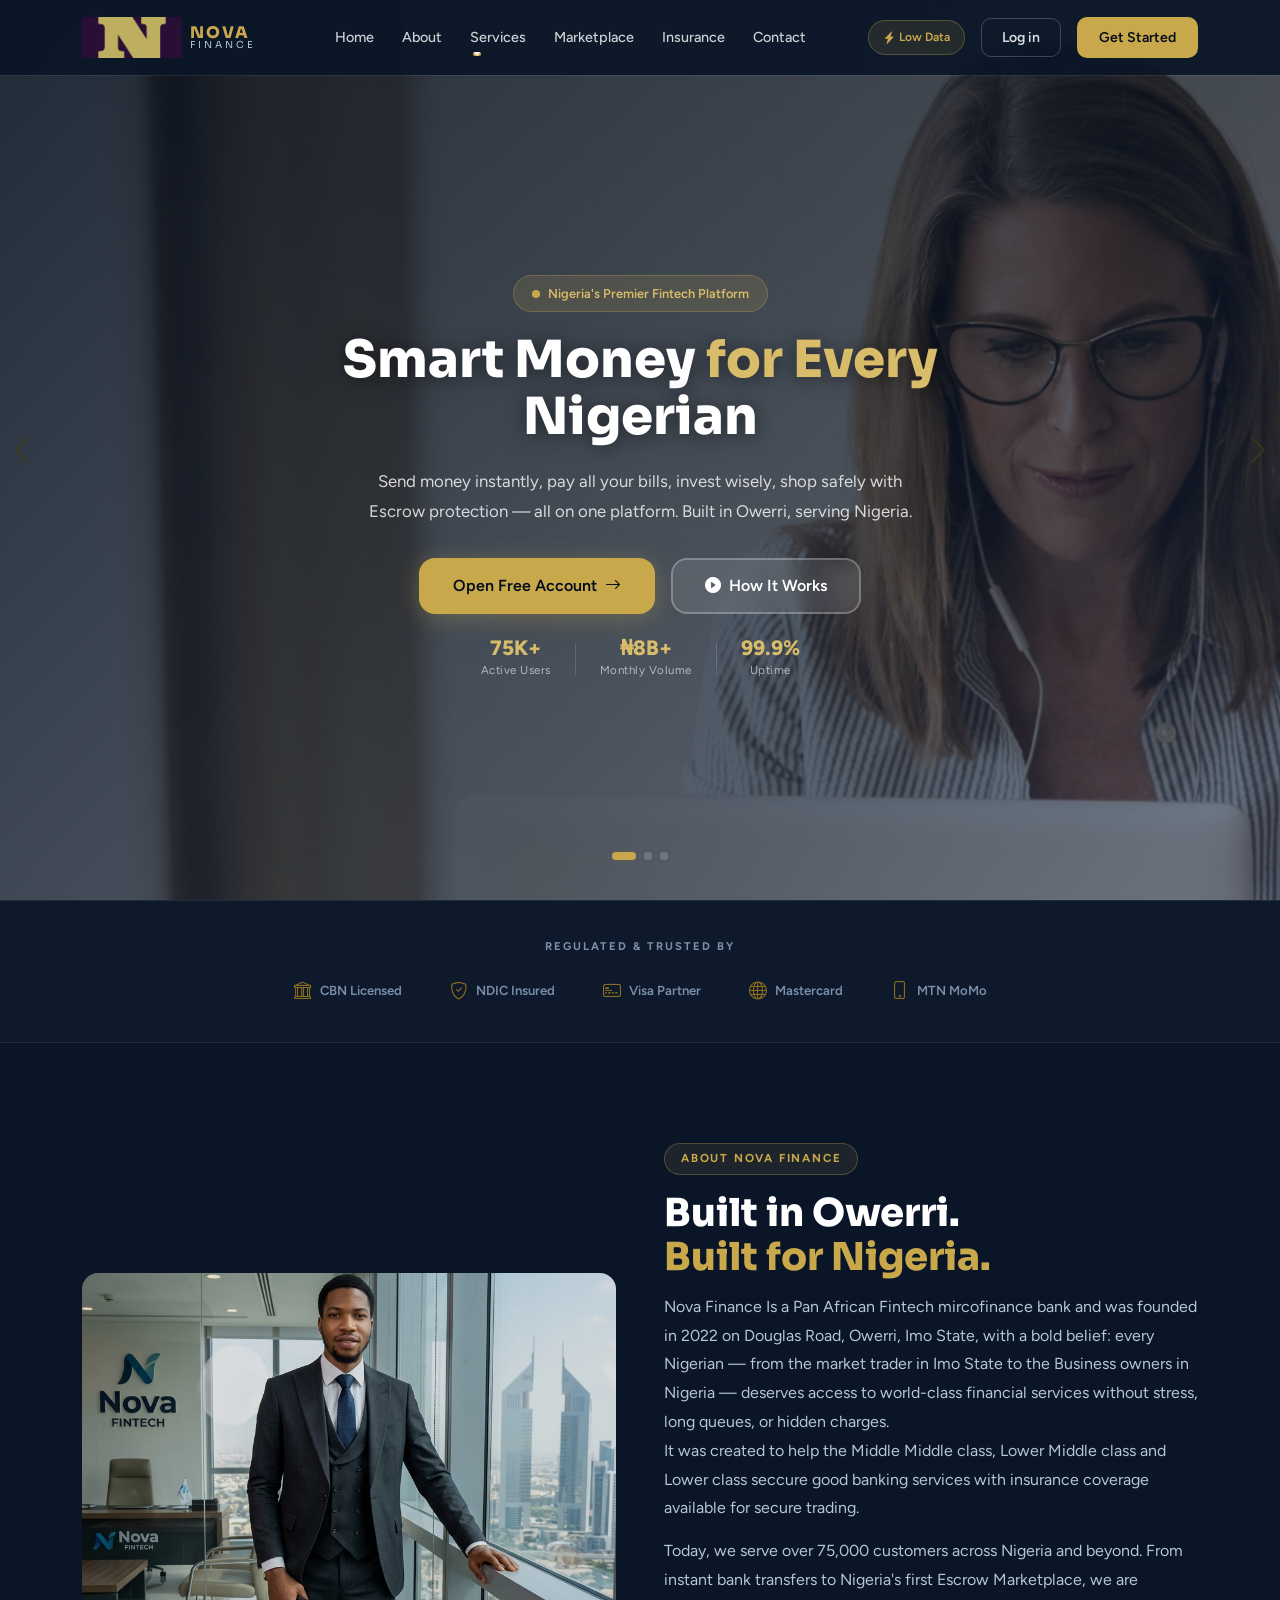
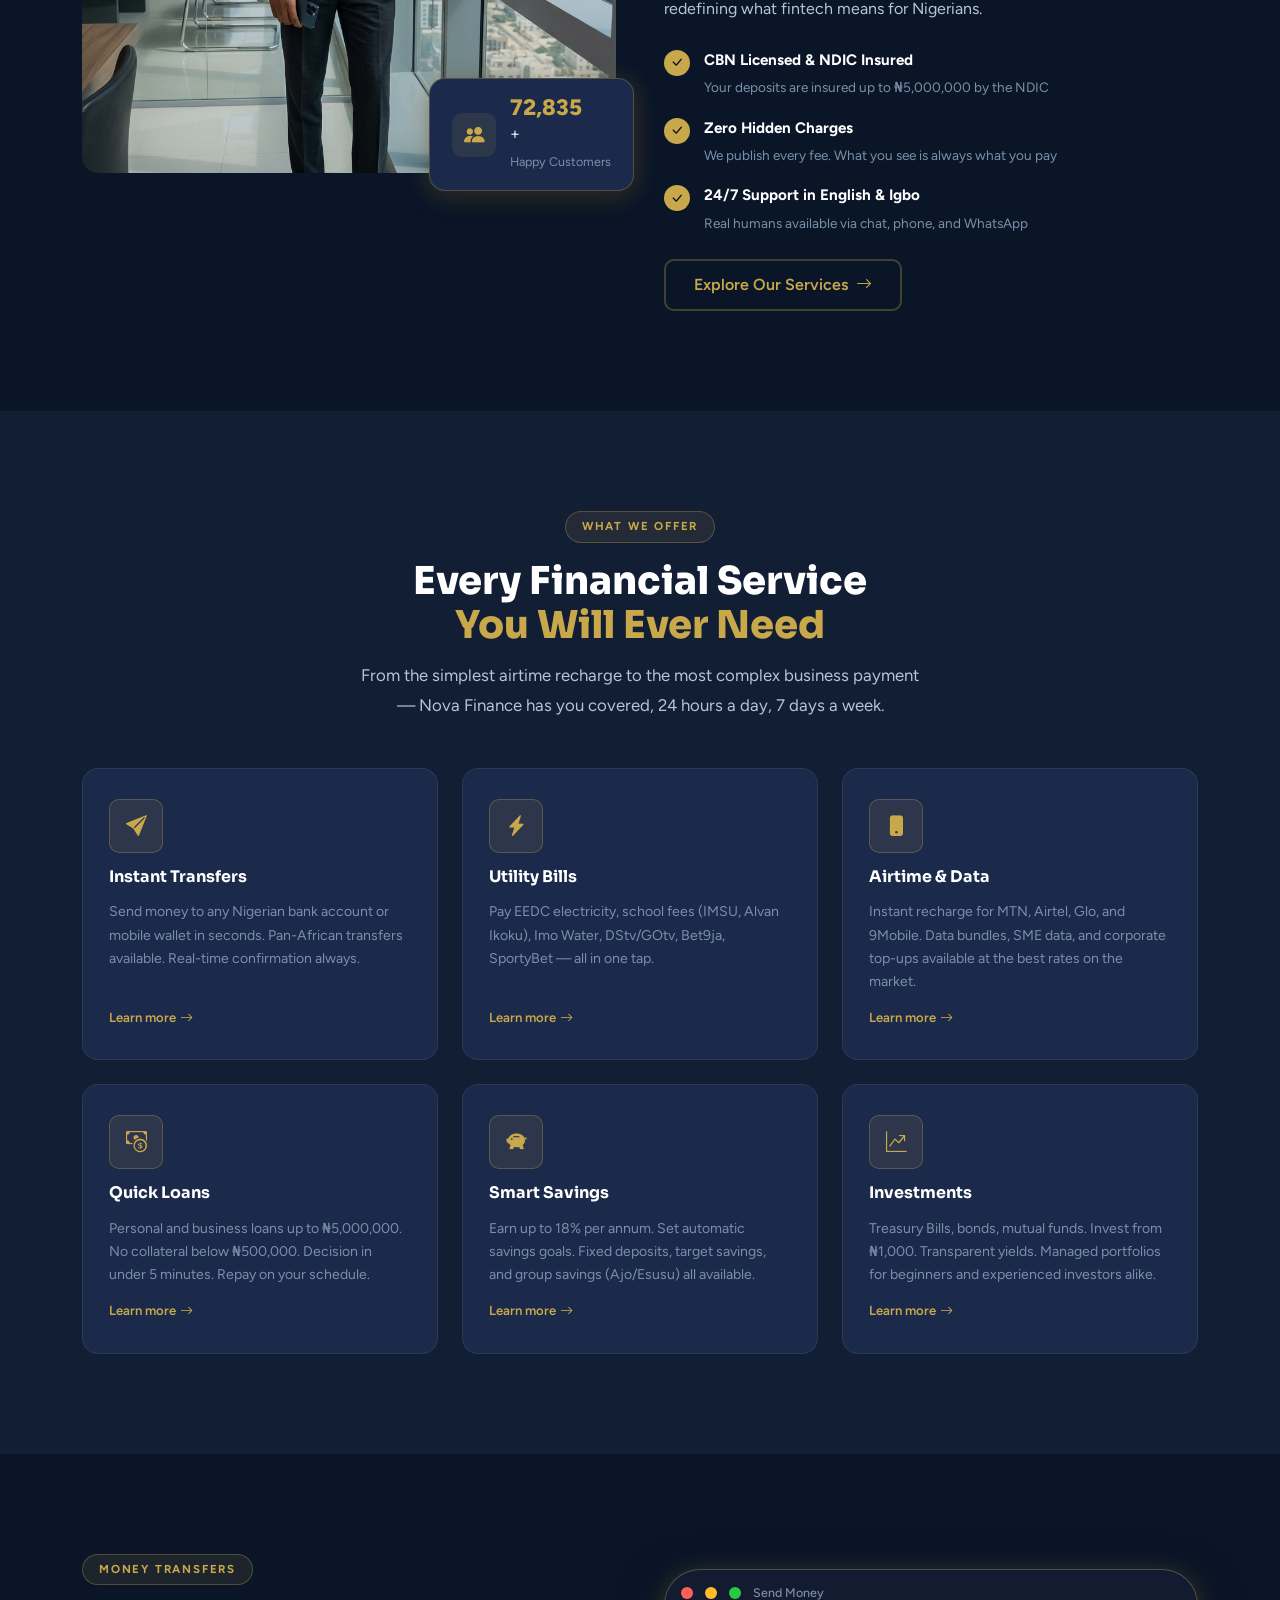
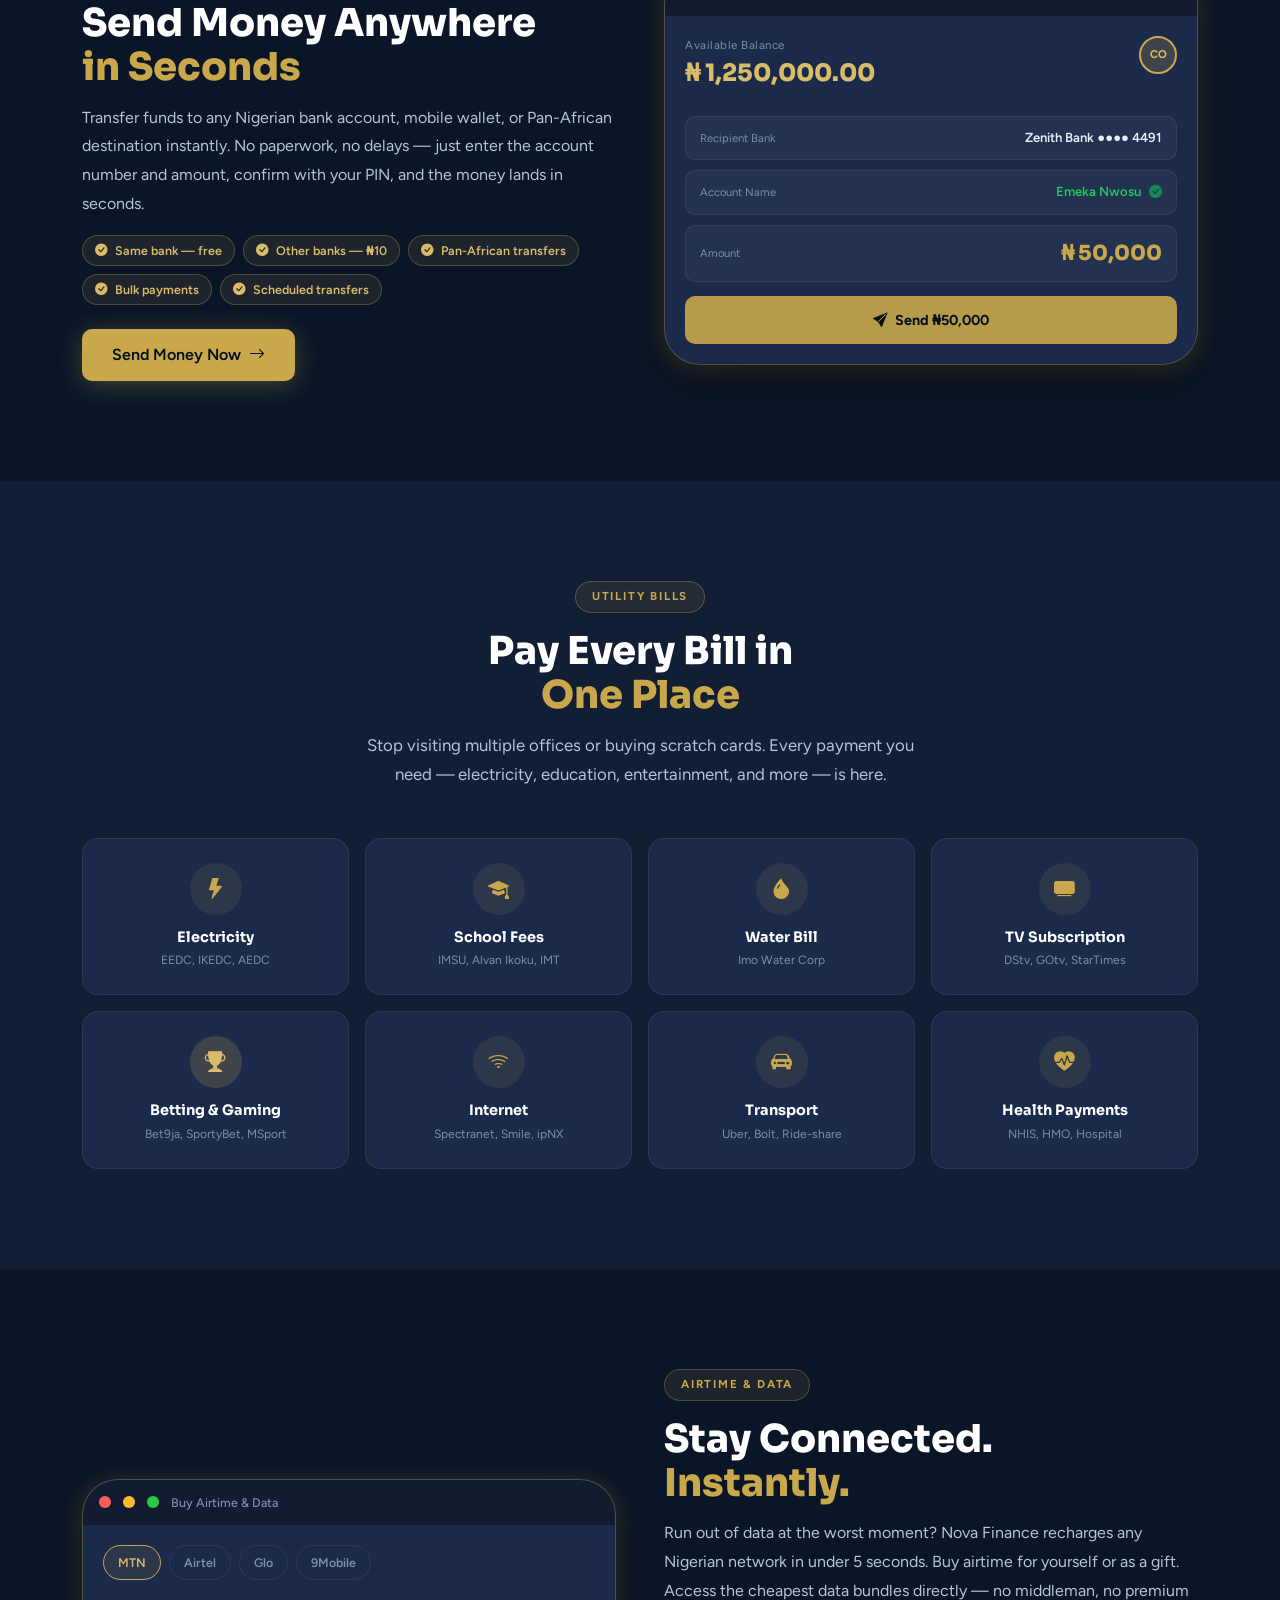
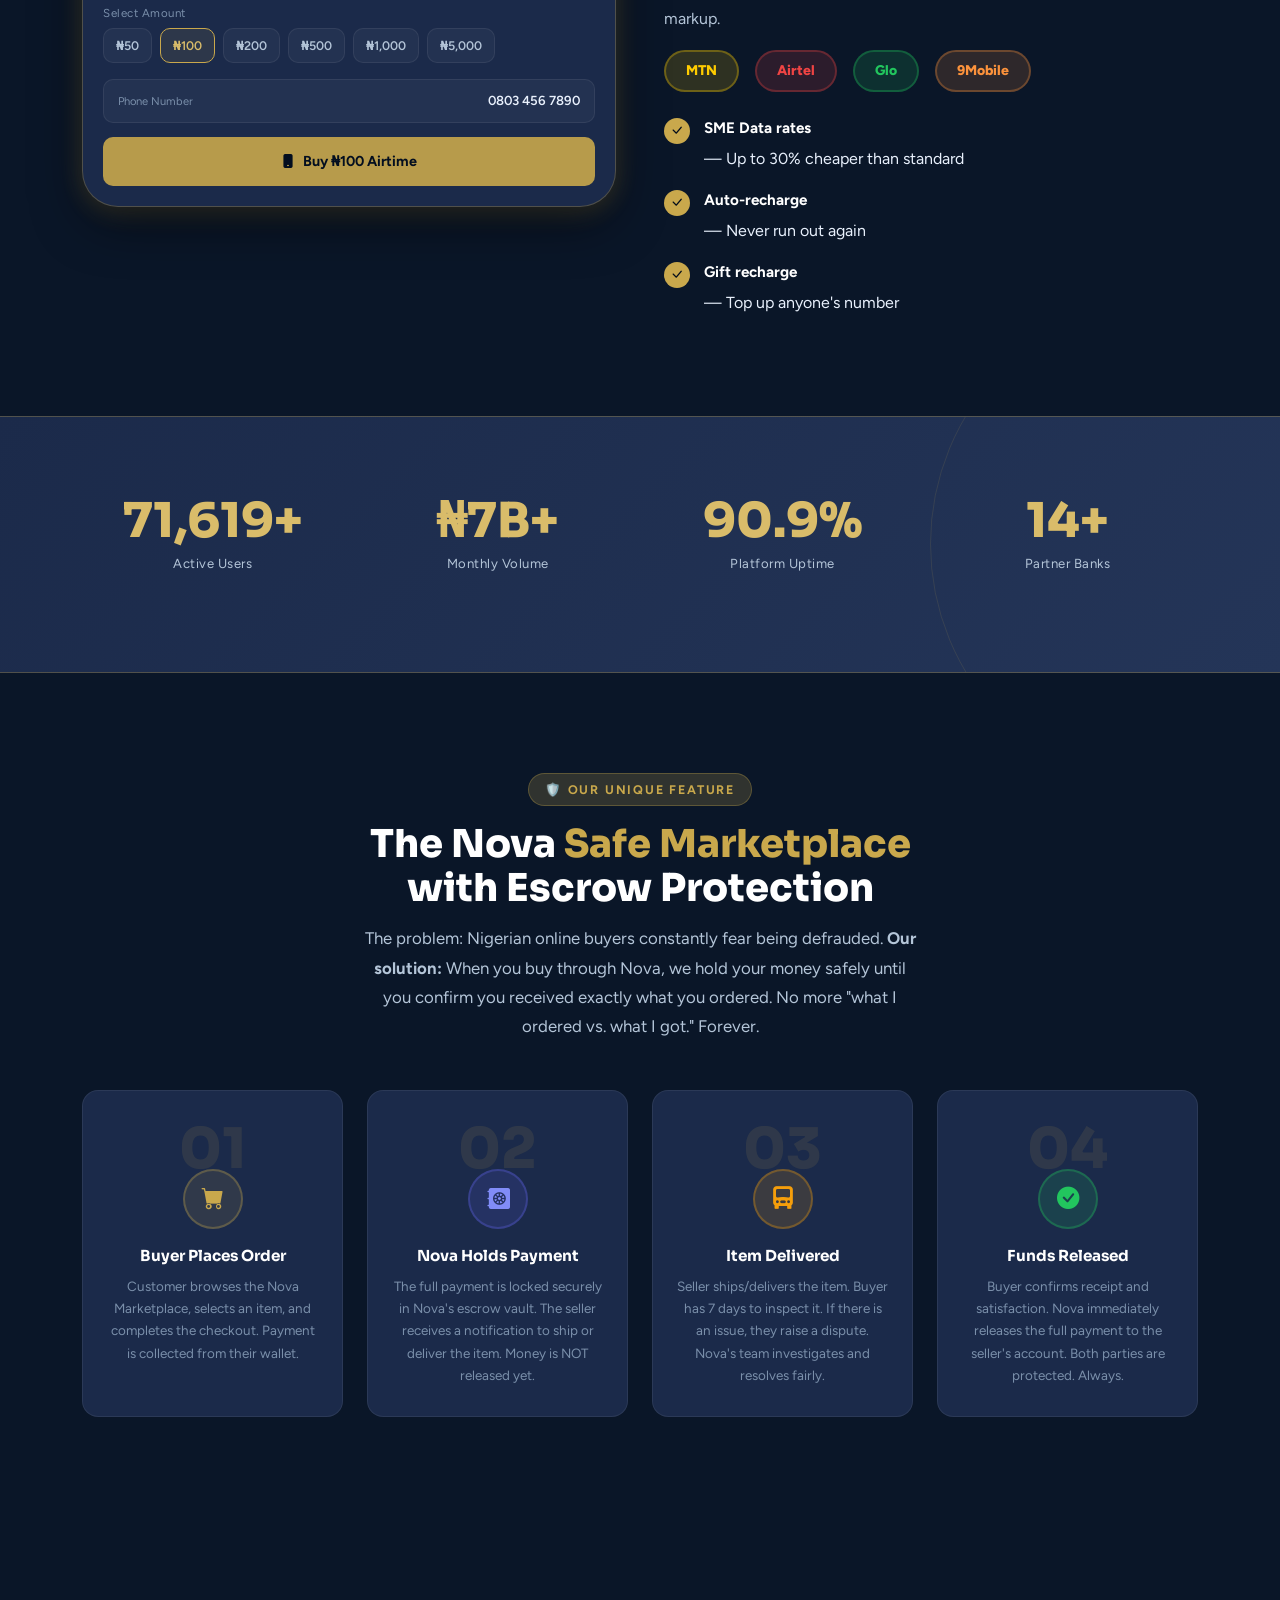
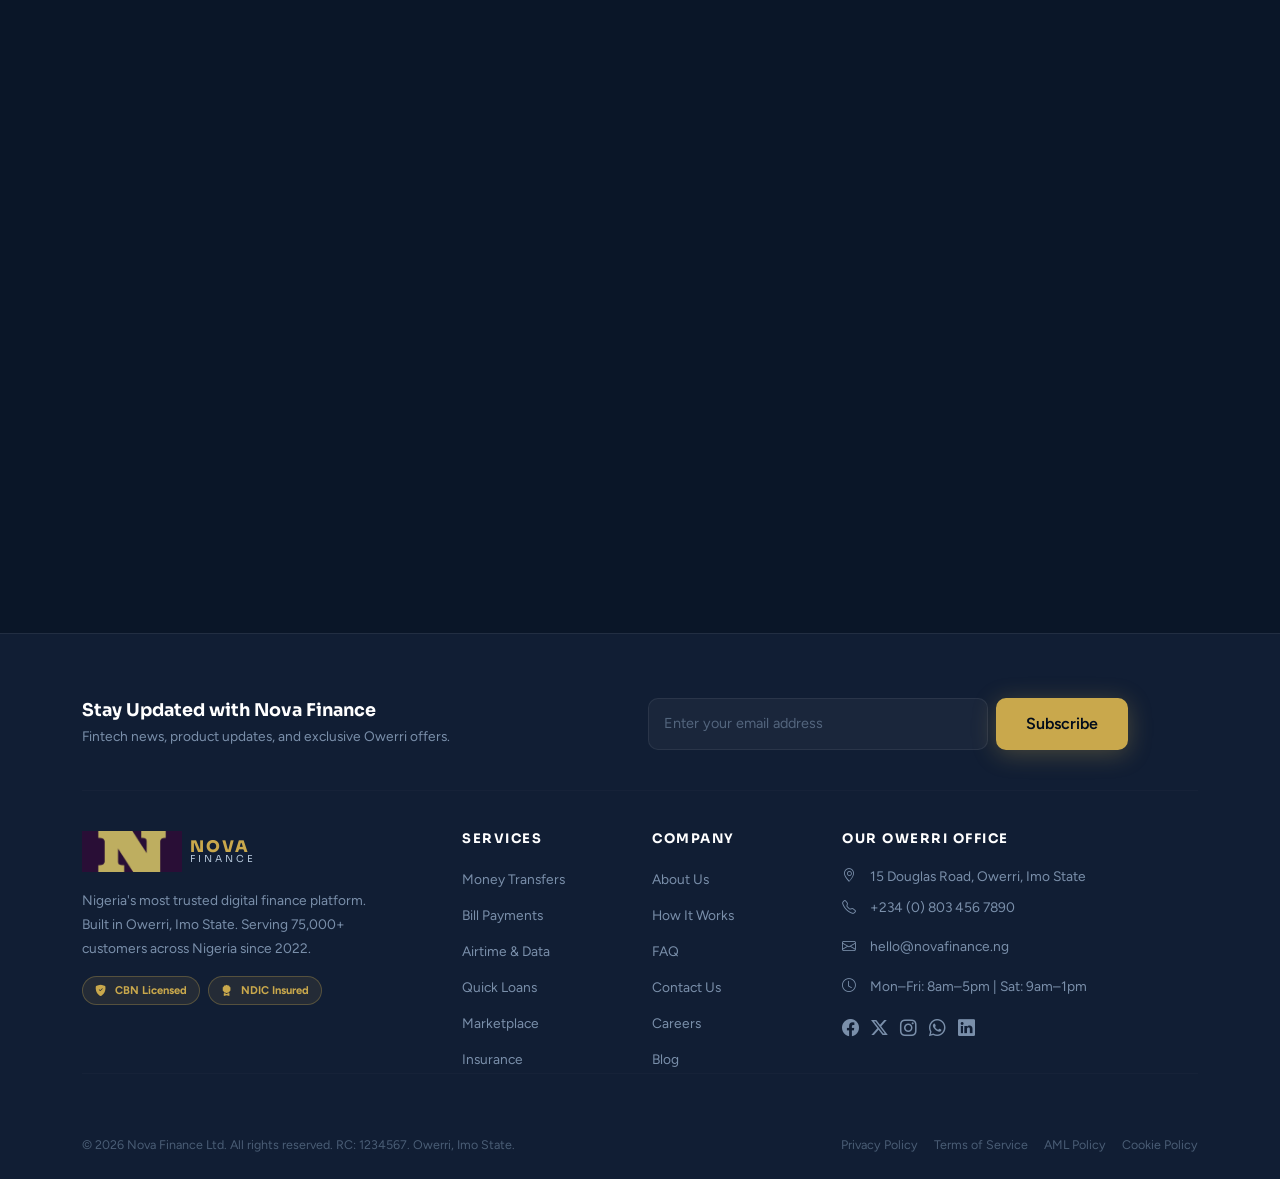
<file: preloader.html>
<!DOCTYPE html>
<html lang="en">
<head>
    <meta charset="UTF-8">
    <meta name="viewport" content="width=device-width, initial-scale=1.0">
    <title>preloader</title>
    <style>
        * {
            margin: 0;
            padding: 0;
            box-sizing: border-box;
        }
        
        body {
            background-color: #020C1B;
            min-height: 100vh;
            display: flex;
            align-items: center;
            justify-content: center;
            font-family: 'Figtree', -apple-system, sans-serif;
            overflow: hidden;
        }
        
        .loader {
            display: flex;
            flex-direction: column;
            align-items: center;
            justify-content: center;
            position: relative;
        }
        
        .loader img {
            width: 120px;
            height: 120px;
            object-fit: contain;
            animation: pulse 2s ease-in-out infinite;
        }
        
        .loader::after {
            content: '';
            position: absolute;
            width: 160px;
            height: 160px;
            border: 2px solid rgba(201, 168, 76, 0.2);
            border-radius: 50%;
            animation: spin 3s linear infinite;
        }
        
        .loader::before {
            content: '';
            position: absolute;
            width: 200px;
            height: 200px;
            border: 1px solid rgba(201, 168, 76, 0.1);
            border-radius: 50%;
            animation: spin 4s linear infinite reverse;
        }
        
        @keyframes pulse {
            0%, 100% {
                transform: scale(1);
                opacity: 1;
            }
            50% {
                transform: scale(1.05);
                opacity: 0.8;
            }
        }
        
        @keyframes spin {
            0% {
                transform: rotate(0deg);
            }
            100% {
                transform: rotate(360deg);
            }
        }
    </style>
</head>
<body>
    <div class="loader">
        <img src="images/vector/default.png" alt="">
    </div>
    <script>
        window.addEventListener('load', function(){
            function loader(){
               window.location.href= "index.html"
            }
            setTimeout(loader, 500)
        })
    </script>
</body>
</html>
</file>
<file: Css/style.css>
/*
================================================================
  NOVA FINANCE — Main Stylesheet
  File:    css/style.css
  Theme:   Navy Blue + Gold (Navy #1B2A4A · Gold #C9A84C)
  Fonts:   Sora (headings) · Figtree (body)

  TABLE OF CONTENTS
  -----------------
  1.  CSS Custom Properties (Design Tokens / Variables)
  2.  Base Reset & Global Rules
  3.  Typography
  4.  Utility Classes
  5.  Buttons
  6.  Skip Link (Accessibility)
  7.  Navbar
  8.  Hero / Carousel
  9.  Trust Strip
  10. Section Shared Styles
  11. About Section
  12. Services Section
  13. Transfers Section
  14. Bills Section
  15. Airtime Section
  16. Stats Section
  17. Marketplace / Escrow Section
  18. Insurance Section
  19. How It Works Section
  20. Loans Section
  21. Why Us Section
  22. Testimonials Section
  23. FAQ Section
  24. CTA Banner
  25. Contact Section
  26. Footer
  27. Back To Top Button
  28. Low Data Mode overrides
  29. Responsive / Media Queries
================================================================
*/


/* ================================================================
   1. CSS CUSTOM PROPERTIES (Design Tokens)

   :root targets the <html> element — the highest level.
   Every variable defined here is available ANYWHERE in the file.
   Syntax: var(--variable-name)

   WHY VARIABLES? Change --navy-700 once → updates everywhere.
   This is the single source of truth for the design system.
================================================================ */
:root {

  /* ---- NAVY BLUES (darkest → lightest) ---- */
  --navy-950: #020C1B;     /* Deepest — used for hero slide overlays */
  --navy-900: #0A1628;     /* Main page background */
  --navy-800: #111E34;     /* Slightly lighter background */
  --navy-700: #1B2A4A;     /* Card backgrounds */
  --navy-600: #243558;     /* Hover state on cards */
  --navy-500: #2F4470;     /* Lighter accent navy */
  --navy-400: #3D5585;     /* Border highlights */

  /* ---- GOLD ACCENTS ---- */
  --gold-600:   #8A6E1F;                    /* Dark gold — used for text on light BG */
  --gold-500:   #C9A84C;                    /* Primary gold — buttons, accents */
  --gold-400:   #D9BC6A;                    /* Lighter gold — hover states */
  --gold-300:   #E8CF88;                    /* Very light gold */
  --gold-glow:  rgba(201, 168, 76, 0.20);  /* Gold glow — box-shadows */
  --gold-subtle:rgba(201, 168, 76, 0.10);  /* Very subtle gold tint */

  /* ---- TEXT COLOURS ---- */
  --text-100: #FFFFFF;      /* Pure white — headings on dark */
  --text-200: #E8F0FC;      /* Near-white — primary body text */
  --text-300: #B4C5D8;      /* Light muted — secondary text */
  --text-400: #7A8FAA;      /* Muted — captions, placeholders */
  --text-500: #4A5D75;      /* Darkest muted — disabled states */

  /* ---- BORDER COLOURS ---- */
  --border:       rgba(255, 255, 255, 0.07); /* Subtle white border on dark BG */
  --border-gold:  rgba(201, 168, 76, 0.30);  /* Gold-tinted border */
  --border-hover: rgba(201, 168, 76, 0.50);  /* Stronger gold on hover */

  /* ---- STATUS COLOURS ---- */
  --success:       #22C55E;                    /* Green — confirmed/success */
  --success-soft:  rgba(34, 197, 94, 0.15);    /* Soft green background */
  --danger:        #EF4444;                    /* Red — errors/danger */
  --danger-soft:   rgba(239, 68, 68, 0.15);    /* Soft red background */
  --warning:       #F59E0B;                    /* Amber — warnings */

  /* ---- TYPOGRAPHY ---- */
  --font-heading: 'Sora',    -apple-system, sans-serif;
  --font-body:    'Figtree', -apple-system, sans-serif;
  --font-mono:    'Courier New', monospace;

  /* ---- SPACING SCALE ---- */
  --section-pad: 100px 0;        /* Default section top/bottom padding */
  --section-pad-sm: 60px 0;      /* Reduced padding on mobile */
  --nav-h: 75px;                 /* Navbar height — used for scroll-margin-top */

  /* ---- BORDER RADIUS ---- */
  --r-xs:  6px;    /* Tiny — badge pills */
  --r-sm:  10px;   /* Small — input fields, small cards */
  --r-md:  16px;   /* Medium — cards */
  --r-lg:  24px;   /* Large — feature sections, modals */
  --r-xl:  36px;   /* Extra large — hero mockup */
  --r-full:9999px; /* Fully round — circular buttons, pills */

  /* ---- SHADOWS ---- */
  --shadow-sm:   0 2px 8px  rgba(0,0,0,0.25);
  --shadow-md:   0 6px 24px rgba(0,0,0,0.35);
  --shadow-lg:   0 16px 48px rgba(0,0,0,0.50);
  --shadow-gold: 0 4px 24px rgba(201,168,76,0.30);

  /* ---- TRANSITIONS ---- */
  /* cubic-bezier(0.4,0,0.2,1) = Material Design standard easing
     Starts quick, eases out → feels snappy & natural */
  --ease: all 0.3s cubic-bezier(0.4, 0, 0.2, 1);
  --ease-slow: all 0.5s cubic-bezier(0.4, 0, 0.2, 1);
}


/* ================================================================
   2. BASE RESET & GLOBAL RULES

   These rules remove inconsistent browser defaults and create
   a consistent foundation across Chrome, Firefox, Safari, Edge.
================================================================ */

/* box-sizing: border-box — the MOST important reset rule.
   By default, CSS adds padding/border ON TOP of width.
   border-box means padding + border are INSIDE the width.
   Example: width:200px + padding:20px → still 200px wide total. */
*,
*::before,
*::after {
  box-sizing: border-box;
  margin: 0;      /* Remove default margins browsers add to elements */
  padding: 0;     /* Remove default padding */
}

/* scroll-behavior: smooth — ALL anchor jumps (#section) animate.
   This works alongside the JS smooth scroll for older browsers. */
html {
  scroll-behavior: smooth;
  font-size: 16px;          /* Base unit: 1rem = 16px */
  -webkit-text-size-adjust: 100%; /* Prevents iOS zooming text in landscape */
}

body {
  font-family: var(--font-body);           /* Figtree for all body text */
  background-color: var(--navy-900);       /* Dark navy page background */
  color: var(--text-200);                  /* Near-white default text */
  line-height: 1.7;                        /* 1.7 × font-size = comfortable reading */
  -webkit-font-smoothing: antialiased;     /* Smoother text rendering on Mac/iOS */
  -moz-osx-font-smoothing: grayscale;      /* Firefox on Mac */
  overflow-x: hidden;                      /* Hide horizontal scroll from animations */
}

/* scroll-margin-top: when browser jumps to a section via #anchor,
   it offsets by this amount so the fixed navbar doesn't cover the heading.
   var(--nav-h) = 75px */
section {
  scroll-margin-top: var(--nav-h);
}

/* Images: responsive by default */
img {
  max-width: 100%;    /* Never wider than container */
  height: auto;       /* Scale proportionally */
  display: block;     /* Removes phantom gap below inline images */
}

/* Links: remove underline, inherit colour, smooth hover */
a {
  text-decoration: none;
  color: var(--gold-500);
  transition: var(--ease);
}
a:hover { color: var(--gold-400); }

/* Lists used for nav/footer: remove bullets and indentation */
ul { list-style: none; margin: 0; padding: 0; }

/* address: remove italic default */
address { font-style: normal; }


/* ================================================================
   3. TYPOGRAPHY
================================================================ */

/* All headings use Sora (display font) */
h1, h2, h3, h4, h5, h6 {
  font-family: var(--font-heading);
  color: var(--text-100);            /* Pure white headings */
  line-height: 1.2;                  /* Tight line height for large text */
  font-weight: 700;
}

/* ================================================================
   4. UTILITY CLASSES
================================================================ */

/* .text-gold — reusable gold colour for span/text highlights */
.text-gold { color: var(--gold-500) !important; }

/* .section-label — small pill above every section heading.
   display:inline-block = shrinks to text width.
   letter-spacing spreads uppercase text for a polished look. */
.section-label {
  display: inline-block;
  background: var(--gold-subtle);          /* Very subtle gold tint */
  color: var(--gold-500);
  font-size: 0.72rem;
  font-weight: 700;
  letter-spacing: 1.8px;
  text-transform: uppercase;              /* ALL CAPS */
  padding: 5px 16px;
  border-radius: var(--r-full);           /* Fully rounded pill */
  border: 1px solid var(--border-gold);
  margin-bottom: 16px;
}

/* Gold variant used on the marketplace section */
.section-label-gold {
  background: var(--gold-glow);
  font-size: 0.78rem;
}

/* .section-title — the H2 or H2-level heading for each section */
.section-title {
  font-size: clamp(1.8rem, 4vw, 2.6rem);
  /* clamp(min, preferred, max): font scales with viewport,
     never smaller than 1.8rem, never larger than 2.6rem */
  font-weight: 800;
  color: var(--text-100);
  margin-bottom: 14px;
  line-height: 1.15;
}

/* .section-sub — the paragraph below the section title */
.section-sub {
  font-size: 1.05rem;
  color: var(--text-300);
  max-width: 560px;        /* Limit line length for readability */
  margin: 0 auto;          /* Centre it */
  line-height: 1.75;
}

/* .section-text — body paragraphs inside sections */
.section-text {
  color: var(--text-300);
  font-size: 1rem;
  line-height: 1.8;
  margin-bottom: 14px;
}

/* .section-padding — standard padding applied to all main sections */
.section-padding { padding: var(--section-pad); }

/* .section-dark — slightly lighter navy for alternating sections */
.section-dark { background-color: var(--navy-800); }

/* .gradient-text — makes heading text display as a colour gradient.
   background-clip:text clips the gradient to the text outlines.
   -webkit-text-fill-color:transparent makes the fill transparent
   so the gradient background shows through. */
.gradient-text {
  background: linear-gradient(135deg, var(--gold-300), var(--gold-500));
  -webkit-background-clip: text;
  -webkit-text-fill-color: transparent;
  background-clip: text;
}

/* Feature pills (small tag-like badges in service descriptions) */
.fpill {
  display: inline-flex;
  align-items: center;
  gap: 4px;
  background: var(--gold-subtle);
  border: 1px solid var(--border-gold);
  color: var(--gold-400);
  font-size: 0.78rem;
  font-weight: 600;
  padding: 4px 12px;
  border-radius: var(--r-full);
}


/* ================================================================
   5. BUTTONS
================================================================ */

/* Base reset for all buttons */
.btn {
  font-family: var(--font-body);
  font-weight: 600;
  border-radius: var(--r-sm);
  transition: var(--ease);
  cursor: pointer;
  display: inline-flex;
  align-items: center;
  justify-content: center;
  border: 2px solid transparent;
  text-decoration: none;
}

/* ---- SOLID GOLD — primary CTA ---- */
.btn-gold-solid {
  background: var(--gold-500);         /* Gold background */
  color: var(--navy-950) !important;   /* Very dark text for contrast */
  border-color: var(--gold-500);
  padding: 12px 28px;
  box-shadow: var(--shadow-gold);      /* Gold glow beneath button */
}
.btn-gold-solid:hover {
  background: var(--gold-400);         /* Lighter gold on hover */
  border-color: var(--gold-400);
  color: var(--navy-950) !important;
  transform: translateY(-2px);         /* Subtle lift effect */
  box-shadow: 0 8px 28px rgba(201,168,76,0.45); /* Stronger glow */
}

/* ---- OUTLINE GOLD — secondary CTA ---- */
.btn-gold-outline {
  background: transparent;
  color: var(--gold-500) !important;
  border-color: var(--border-gold);
  padding: 12px 28px;
}
.btn-gold-outline:hover {
  background: var(--gold-subtle);
  border-color: var(--gold-500);
  color: var(--gold-400) !important;
  transform: translateY(-2px);
}

/* ---- GHOST WHITE — for dark hero overlay ---- */
.btn-ghost-white {
  background: rgba(255,255,255,0.10);
  color: #fff !important;
  border-color: rgba(255,255,255,0.25);
  padding: 12px 28px;
  backdrop-filter: blur(8px);   /* Frosted glass behind button */
}
.btn-ghost-white:hover {
  background: rgba(255,255,255,0.18);
  border-color: rgba(255,255,255,0.45);
  color: #fff !important;
  transform: translateY(-2px);
}

/* ---- HERO sized buttons ---- */
.btn-hero {
  font-size: 1rem;
  padding: 14px 32px;
  border-radius: var(--r-md);
}

/* ---- NAVBAR buttons ---- */
.btn-nav-outline {
  background: transparent;
  color: rgba(255,255,255,0.85) !important;
  border: 1px solid rgba(255,255,255,0.20);
  padding: 8px 20px;
  font-size: 0.88rem;
  border-radius: var(--r-sm);
}
.btn-nav-outline:hover {
  border-color: var(--gold-500);
  color: var(--gold-400) !important;
}
.btn-nav-gold {
  background: var(--gold-500);
  color: var(--navy-950) !important;
  border-color: var(--gold-500);
  padding: 8px 20px;
  font-size: 0.88rem;
  border-radius: var(--r-sm);
}
.btn-nav-gold:hover {
  background: var(--gold-400);
  border-color: var(--gold-400);
  color: var(--navy-950) !important;
}

/* ---- SUBMIT button ---- */
.btn-submit { font-size: 1rem; padding: 14px; }

/* ---- CTA BANNER white button ---- */
.btn-cta-white {
  background: #ffffff;
  color: var(--navy-900) !important;
  border-color: #fff;
  font-weight: 700;
  padding: 14px 32px;
}
.btn-cta-white:hover {
  background: var(--gold-300);
  border-color: var(--gold-300);
  color: var(--navy-900) !important;
  transform: translateY(-2px);
}

/* ---- INSURANCE card buttons ---- */
.btn-insure-cta {
  background: transparent;
  color: var(--gold-500) !important;
  border: 2px solid var(--border-gold);
  padding: 11px;
  border-radius: var(--r-sm);
  font-weight: 600;
}
.btn-insure-cta:hover {
  background: var(--gold-subtle);
  color: var(--gold-400) !important;
}
.btn-insure-white {
  background: #fff;
  color: var(--navy-900) !important;
  border: 2px solid #fff;
  padding: 11px;
  border-radius: var(--r-sm);
  font-weight: 700;
}
.btn-insure-white:hover {
  background: transparent;
  color: #fff !important;
  border-color: rgba(255,255,255,0.6);
}


/* ================================================================
   6. SKIP LINK (Accessibility)

   position:absolute takes it out of flow (invisible).
   When focused (Tab key), it moves to visible position.
   Allows keyboard users to skip the navbar and reach content.
================================================================ */
.skip-link {
  position: absolute;
  top: -100px;               /* Off-screen by default */
  left: 20px;
  background: var(--gold-500);
  color: var(--navy-950);
  padding: 10px 20px;
  border-radius: 0 0 var(--r-sm) var(--r-sm);
  font-weight: 700;
  font-size: 0.9rem;
  z-index: 99999;
  transition: top 0.3s;      /* Slide down when focused */
}
/* :focus is triggered when the user presses Tab — moves link into view */
.skip-link:focus { top: 0; }


/* ================================================================
   7. NAVBAR
================================================================ */

/* Fixed navbar: position:fixed keeps it at the top while scrolling.
   z-index:1000 ensures it sits above all page content.
   backdrop-filter:blur creates the frosted glass effect. */
#mainNav {
  position: fixed;
  top: 0;
  width: 100%;
  z-index: 1000;
  padding: 18px 0;
  background: transparent;         /* Fully transparent over the hero */
  transition: var(--ease-slow);    /* Smooth change when scrolled */
}

/* .scrolled class added by JavaScript after 80px of scroll.
   Applies a semi-transparent dark navy background + blur. */
#mainNav.scrolled {
  background: rgba(10, 22, 40, 0.92) !important;
  backdrop-filter: blur(20px);    /* Blurs the content behind the navbar */
  -webkit-backdrop-filter: blur(20px); /* Safari support */
  padding: 12px 0;                /* Slightly smaller when scrolled */
  box-shadow: 0 1px 0 var(--border); /* Subtle bottom border line */
}

/* Brand logo area */
.navbar-brand {
  text-decoration: none !important;
}

/* The inline SVG logo icon in the navbar */
.nav-logo-icon {
  width: 100px;
  height: auto;
  flex-shrink: 0;   /* Prevents the icon from shrinking in flex containers */
  object-fit: contain;      /* Preserve aspect ratio — no distortion */
  object-position: center;  /* Center image within the container */
  display: block;           /* Ensure proper rendering */
  max-width: 100%;          /* FIX: Prevent logo from overflowing on small screens */
}

/* Brand text: "NOVA" in gold + "Finance" in white */
.nav-brand-text {
  display: flex;
  flex-direction: column;   /* Stack NOVA above Finance */
  line-height: 1;
}
.brand-nova {
  font-family: var(--font-heading);
  font-size: 1rem;
  font-weight: 800;
  color: var(--gold-500);
  letter-spacing: 2px;
}
.brand-finance {
  font-family: var(--font-heading);
  font-size: 0.6rem;
  font-weight: 400;
  color: var(--text-300);
  letter-spacing: 3px;
  text-transform: uppercase;
}

/* Individual nav link text */
.navbar-nav .nav-link {
  font-family: var(--font-body);
  font-weight: 500;
  font-size: 0.9rem;
  color: rgba(255,255,255,0.80) !important;
  padding: 8px 12px !important;
  position: relative;          /* For the pseudo-element underline */
  transition: var(--ease);
}

/* Animated underline on nav links:
   ::after creates an invisible pseudo-element below the text.
   width:0 hides it. On hover, JS adds .active or CSS sets width to calc(...). */
.navbar-nav .nav-link::after {
  content: '';
  position: absolute;
  bottom: 2px;
  left: 12px;
  width: 0;                         /* Hidden by default */
  height: 2px;
  background: var(--gold-500);
  transition: width 0.3s ease;     /* Animate width from 0 to full */
  border-radius: 2px;
}
.navbar-nav .nav-link:hover::after,
.navbar-nav .nav-link.active::after {
  width: calc(100% - 24px);  /* Full link width minus left+right padding */
}
.navbar-nav .nav-link:hover,
.navbar-nav .nav-link.active {
  color: #fff !important;
}

/* Dropdown menu styling */
.nav-dropdown {
  background: var(--navy-700) !important;
  border: 1px solid var(--border-gold) !important;
  border-radius: var(--r-sm) !important;
  padding: 8px !important;
  margin-top: 8px;
  box-shadow: var(--shadow-md) !important;
  min-width: 220px;
}
.nav-dropdown .dropdown-item {
  color: var(--text-300) !important;
  font-size: 0.88rem;
  padding: 9px 14px !important;
  border-radius: var(--r-xs) !important;
  transition: var(--ease);
  display: flex;
  align-items: center;
}
.nav-dropdown .dropdown-item:hover {
  background: var(--gold-subtle) !important;
  color: var(--gold-400) !important;
}
.nav-dropdown .dropdown-divider {
  border-color: var(--border) !important;
}

/* Mobile hamburger button */
.nav-hamburger {
  background: rgba(255,255,255,0.08);
  border: 1px solid var(--border);
  border-radius: var(--r-xs);
  padding: 6px 10px;
  color: #fff;
  font-size: 1.4rem;
  line-height: 1;
}
.nav-hamburger:focus { box-shadow: none; }

/* Low Data Mode toggle button (in navbar) */
.low-data-btn {
  background: rgba(201,168,76,0.12);
  border: 1px solid var(--border-gold);
  color: var(--gold-500);
  border-radius: var(--r-full);
  padding: 6px 14px;
  font-size: 0.78rem;
  font-weight: 600;
  cursor: pointer;
  transition: var(--ease);
  white-space: nowrap;
}
.low-data-btn:hover,
.low-data-btn.is-active {
  background: var(--gold-500);
  color: var(--navy-950);
  border-color: var(--gold-500);
}
/* Hide the text label on very small screens; keep icon */
.low-data-label { font-size: 0.75rem; }


/* ================================================================
   8. HERO / CAROUSEL
================================================================ */

/* Hero section: no top padding because navbar is transparent.
   min-height:100vh = at least full viewport height.
   FIX: Added height to ensure carousel container has proper height */
#home {
  min-height: 100vh;
  height: 100vh;                  /* FIX: Explicit height for carousel container */
  position: relative;
  overflow: hidden;               /* FIX: Prevent horizontal overflow on small screens */
}

/* FIX: Carousel container needs explicit height to display slides
   ERROR: Bootstrap carousel has no default height, causing slides to collapse
   FIX: Set height to 100vh to match hero section */
#heroCarousel {
  height: 100vh;                  /* Full viewport height */
  width: 100%;                    /* Full width */
  overflow: hidden;               /* FIX: Prevent horizontal overflow */
}

/* Each slide's background layer
   FIX: Added z-index to ensure background is behind content
   FIX: Added height to ensure carousel items have proper height */
.hero-slide-bg {
  position: absolute;         /* Fills the entire slide */
  inset: 0;                   /* shorthand for top:0 right:0 bottom:0 left:0 */
  background-size: cover;     /* Image covers the full area */
  background-position: center;
  background-repeat: no-repeat;
  z-index: 0;                 /* Ensure background is behind content */
  height: 100%;                /* FIX: Ensure background fills the slide height */
}

/* FIX: Carousel items need explicit height to display properly
   ERROR: Without height, carousel items collapse and don't show content
   FIX: Set height to 100vh (full viewport height) to match hero section */
.carousel-item {
  height: 100vh;              /* Full viewport height */
  position: relative;         /* For positioning child elements */
  opacity: 0;                 /* FIX: Start hidden for fade transition */
  transition: opacity 0.8s ease-in-out; /* FIX: Smooth fade transition */
}

/* FIX: Active carousel item must be visible
   ERROR: Bootstrap carousel-fade uses opacity to show/hide slides
   FIX: Set opacity to 1 for active slide */
.carousel-item.active {
  opacity: 0;                 /* Visible when active */
}

/* FIX: Carousel inner wrapper needs height to contain items
   ERROR: Bootstrap carousel-inner has no height by default
   FIX: Set height to 100vh to ensure items display */
.carousel-inner {
  height: 100vh;              /* Full viewport height */
  overflow: hidden;           /* FIX: Prevent horizontal overflow */
}

/* Slide-specific background images (using the template photos)
   FIX: Removed leading slash from image paths.
   ERROR: url('/images/...') looks for images from domain root (e.g., localhost/images/...)
   FIX: url('images/...') uses relative path from current file location
   This ensures images load correctly whether on localhost or live server */
.slide-1-bg { background-image: url('../images/hero-bg-1-min.jpg'); }
.slide-2-bg { background-image: url('../images/hero-bg-2-min.jpg'); }
.slide-3-bg { background-image: url('../images/456b54ba7211e6114eaa3550cc2cbda8.jpg'); }

/* Dark overlay on top of each background image.
   Without this, white text would be unreadable on photos.
   FIX: Added z-index to ensure overlay sits above background but below caption */
.hero-overlay {
  position: absolute;
  inset: 0;
  background: linear-gradient(
    135deg,
    rgba(2, 12, 27, 0.88) 0%,    /* Very dark left side */
    rgba(10, 22, 40, 0.72) 60%,  /* Medium centre */
    rgba(27, 42, 74, 0.60) 100%  /* Navy right side */
  );
  z-index: 5;                    /* FIX: Above background (z-index: 0), below caption (z-index: 10) */
}

/* Marketplace slide overlay: gold tint */
.hero-overlay-market {
  background: linear-gradient(
    135deg,
    rgba(2, 12, 27, 0.90) 0%,
    rgba(139, 90, 20, 0.30) 100%  /* Gold tint */
  );
}

/* Insurance slide overlay: deeper navy */
.hero-overlay-insure {
  background: linear-gradient(
    135deg,
    rgba(2, 12, 27, 0.92) 0%,
    rgba(10, 22, 40, 0.80) 100%
  );
}

/* Carousel caption: Bootstrap positions this at the bottom-centre by default.
   We override to centre it vertically with flexbox.
   FIX: Added z-index to ensure caption appears above background image and overlay
   FIX: Removed Bootstrap's default display:none that hides caption on mobile */
.hero-caption {
  position: absolute !important;      /* Override Bootstrap's relative */
  top: 0;
  left: 0;
  right: 0;
  bottom: 0;
  display: flex !important;          /* FIX: Force flex display (Bootstrap hides this by default) */
  align-items: center;                /* Vertical centre */
  padding-top: var(--nav-h);         /* Push content below the navbar */
  text-align: center;
  color: #fff;
  z-index: 10;                       /* FIX: Ensure caption is above background (z-index: 0) */
  pointer-events: none;              /* FIX: Allow clicks to pass through to carousel controls */
}

/* FIX: Re-enable pointer events for interactive elements within caption
   ERROR: pointer-events: none on caption would disable button clicks
   FIX: Re-enable pointer events for buttons and links inside caption */
.hero-caption a,
.hero-caption button {
  pointer-events: auto;              /* Re-enable clicks for interactive elements */
}

/* Hero badge (pill above headline) */
.hero-badge {
  display: inline-flex;
  align-items: center;
  gap: 8px;
  background: rgba(201,168,76,0.15);
  border: 1px solid var(--border-gold);
  color: var(--gold-400);
  font-size: 0.8rem;
  font-weight: 600;
  padding: 7px 18px;
  border-radius: var(--r-full);
  margin-bottom: 20px;
}

/* Variants for other slides */
.badge-market  { background: rgba(201,168,76,0.20); }
.badge-insure  { background: rgba(34,197,94,0.15); border-color: rgba(34,197,94,0.30); color: #4ade80; }

/* Pulsing green dot in the badge */
.badge-dot {
  width: 8px;
  height: 8px;
  border-radius: 50%;
  background: var(--gold-500);
  display: inline-block;
  animation: pulse 2s infinite; /* Keyframe defined below */
}
@keyframes pulse {
  0%, 100% { opacity: 1; transform: scale(1); }
  50%       { opacity: 0.5; transform: scale(1.5); }
}

/* Main hero headline */
.hero-title {
  font-size: clamp(2.2rem, 6vw, 4rem);  /* Responsive: scales with viewport */
  font-weight: 900;
  line-height: 1.1;
  color: #fff;
  margin-bottom: 22px;
  text-shadow: 0 2px 20px rgba(0,0,0,0.5); /* Soft shadow improves readability */
}

/* Gold word in the headline */
.title-gold { color: var(--gold-400); }

/* Hero description paragraph */
.hero-desc {
  font-size: 1.05rem;
  color: rgba(255,255,255,0.80);
  max-width: 580px;
  margin: 0 auto 32px;
  line-height: 1.75;
}

/* Trust stat bar below hero CTAs */
.hero-trust { margin-top: 32px; }
.trust-stat {
  display: flex;
  flex-direction: column;
  gap: 2px;
}
.trust-stat strong {
  font-size: 1.3rem;
  font-weight: 800;
  color: var(--gold-400);
  line-height: 1;
}
.trust-stat span {
  font-size: 0.72rem;
  color: rgba(255,255,255,0.60);
  letter-spacing: 0.5px;
}
/* Vertical divider line between trust stats */
.trust-divider {
  width: 1px;
  height: 32px;
  background: rgba(255,255,255,0.15);
  align-self: center;
}

/* Carousel indicators (dots): override Bootstrap defaults with gold */
.hero-indicators {
  bottom: 24px !important;
}
.hero-indicators [data-bs-target] {
  width: 8px !important;
  height: 8px !important;
  border-radius: 50% !important;
  background: rgba(255,255,255,0.35) !important;
  border: none !important;
  transition: var(--ease) !important;
  margin: 0 4px !important;
}
.hero-indicators .active {
  background: var(--gold-500) !important;
  width: 24px !important;
  border-radius: 4px !important;  /* Active indicator is wider + rounded rect */
}

/* Carousel arrows: make them gold
   FIX: Added z-index to ensure controls appear above all content */
.hero-ctrl {
  width: 44px !important;
  opacity: 0.7;
  transition: var(--ease);
  z-index: 20;                    /* FIX: Above caption (z-index: 10) */
}
.hero-ctrl:hover { opacity: 1; }
.hero-ctrl .carousel-control-prev-icon,
.hero-ctrl .carousel-control-next-icon {
  /* filter creates a gold tint on the default Bootstrap SVG arrow */
  filter: invert(78%) sepia(33%) saturate(636%) hue-rotate(10deg) brightness(97%);
}


/* ================================================================
   9. TRUST STRIP
================================================================ */
.trust-strip {
  padding: 36px 0;
  border-top: 1px solid var(--border);
  border-bottom: 1px solid var(--border);
  background: rgba(255,255,255,0.015);  /* Very subtle light stripe */
}
.trust-strip-label {
  font-size: 0.7rem;
  font-weight: 700;
  text-transform: uppercase;
  letter-spacing: 2px;
  color: var(--text-400);
  margin-bottom: 20px;
}
.trust-logo-item {
  display: flex;
  align-items: center;
  gap: 8px;
  font-size: 0.82rem;
  font-weight: 600;
  color: var(--text-400);
  transition: var(--ease);
}
.trust-logo-item i { font-size: 1.1rem; color: var(--gold-600); }
.trust-logo-item:hover { color: var(--gold-500); }


/* ================================================================
   10. SECTION SHARED — Checklist / Feature list
================================================================ */

/* Checklist used in About + Airtime sections */
.about-checklist { display: flex; flex-direction: column; gap: 16px; }

.check-item {
  display: flex;              /* Side by side: icon | text */
  gap: 14px;
  align-items: flex-start;
}
.check-icon {
  width: 26px;
  height: 26px;
  border-radius: 50%;
  background: var(--gold-500);
  color: var(--navy-950);
  display: flex;
  align-items: center;
  justify-content: center;
  font-size: 0.85rem;
  flex-shrink: 0;            /* Never shrinks even if text is long */
  margin-top: 2px;
}
.check-item strong {
  display: block;
  color: var(--text-100);
  font-size: 0.95rem;
  margin-bottom: 3px;
}
.check-item p {
  color: var(--text-400);
  font-size: 0.85rem;
  margin: 0;
}


/* ================================================================
   11. ABOUT SECTION
================================================================ */

/* Wrapper: relative positioning so the float card can be absolute inside */
.about-img-wrap {
  position: relative;
  display: inline-block;
  width: 100%;
}

.about-main-img {
  width: 100%;
  height: 500px;
  object-fit: cover;         /* Crop image to fill container without stretching */
  object-position: center;
  border-radius: var(--r-lg);
  filter: brightness(0.88); /* Slightly dark for aesthetic cohesion */
}

/* Floating stat card on top of the image */
.about-float-card {
  position: absolute;    /* Float over the image */
  bottom: -18px;
  right: -18px;
  background: var(--navy-700);
  border: 1px solid var(--border-gold);
  border-radius: var(--r-md);
  padding: 18px 22px;
  display: flex;
  align-items: center;
  gap: 14px;
  box-shadow: var(--shadow-md), var(--shadow-gold);
}
.float-card-icon {
  width: 44px;
  height: 44px;
  background: var(--gold-subtle);
  border-radius: var(--r-sm);
  display: flex;
  align-items: center;
  justify-content: center;
  font-size: 1.3rem;
  color: var(--gold-500);
}
.about-float-card strong {
  display: block;
  font-size: 1.4rem;
  font-weight: 800;
  color: var(--gold-500);
  line-height: 1;
}
.about-float-card p {
  font-size: 0.78rem;
  color: var(--text-400);
  margin: 4px 0 0;
}


/* ================================================================
   12. SERVICES SECTION
================================================================ */

/* The <a> wrapping each card: makes the whole card clickable */
.service-card-link { text-decoration: none; display: block; height: 100%; }

/* Service card */
.service-card {
  background: var(--navy-700);
  border: 1px solid var(--border);
  border-radius: var(--r-md);
  padding: 30px 26px;
  height: 100%;
  transition: var(--ease);
  display: flex;
  flex-direction: column;
  gap: 14px;
  position: relative;
  overflow: hidden;
}

/* Gold left border stripe that slides in on hover */
.service-card::before {
  content: '';
  position: absolute;
  left: 0; top: 0; bottom: 0;
  width: 3px;
  background: var(--gold-500);
  transform: scaleY(0);         /* Hidden: 0% height */
  transform-origin: bottom;
  transition: transform 0.35s ease;
}
.service-card:hover::before { transform: scaleY(1); }  /* Full height on hover */

.service-card:hover {
  transform: translateY(-6px);              /* Card lifts up */
  border-color: var(--border-gold);
  background: linear-gradient(160deg, var(--navy-600) 0%, var(--navy-700) 100%);
  box-shadow: var(--shadow-gold);
}

/* Service icon circle */
.svc-icon {
  width: 54px;
  height: 54px;
  background: var(--gold-subtle);
  border: 1px solid var(--border-gold);
  border-radius: var(--r-sm);
  display: flex;
  align-items: center;
  justify-content: center;
  font-size: 1.3rem;
  color: var(--gold-500);
  transition: var(--ease);
  flex-shrink: 0;
}
.service-card:hover .svc-icon {
  background: var(--gold-500);
  border-color: var(--gold-500);
  color: var(--navy-950);
}

.svc-title {
  font-size: 1rem;
  font-weight: 700;
  color: var(--text-100);
  margin: 0;
}
.svc-desc {
  font-size: 0.88rem;
  color: var(--text-400);
  line-height: 1.65;
  margin: 0;
  flex: 1;   /* Takes remaining space, pushing .svc-arrow to the bottom */
}
.svc-arrow {
  font-size: 0.82rem;
  font-weight: 600;
  color: var(--gold-500);
  display: flex;
  align-items: center;
  gap: 4px;
  transition: var(--ease);
}
.service-card:hover .svc-arrow { gap: 8px; } /* Arrow shifts right on hover */


/* ================================================================
   13. FEATURE MOCKUP (used in Transfers + Airtime sections)
================================================================ */

/* The "app window" mockup built entirely with HTML + CSS */
.feature-mockup {
  background: var(--navy-700);
  border: 1px solid var(--border-gold);
  border-radius: var(--r-xl);
  overflow: hidden;
  box-shadow: var(--shadow-lg), var(--shadow-gold);
}

/* Top bar (mimics a browser/app title bar) */
.mockup-header-bar {
  background: rgba(0,0,0,0.35);
  padding: 12px 16px;
  display: flex;
  align-items: center;
  gap: 12px;
}
/* Three coloured dots (like macOS window buttons) */
.mockup-bar-dot {
  width: 12px; height: 12px;
  border-radius: 50%;
  display: inline-block;
}
.d-red    { background: #FF5F57; }
.d-yellow { background: #FFBD2E; }
.d-green  { background: #28CA41; }
.mockup-bar-title { font-size: 0.78rem; color: var(--text-400); font-weight: 500; }

/* Mockup content area */
.mockup-body { padding: 20px; }

/* Balance row inside mockup */
.mock-balance-row {
  display: flex;
  justify-content: space-between;
  align-items: flex-start;
  margin-bottom: 20px;
}
.mock-label {
  font-size: 0.72rem;
  color: var(--text-400);
  margin-bottom: 4px;
  letter-spacing: 0.5px;
}
.mock-amount {
  font-family: var(--font-heading);
  font-size: 1.5rem;
  font-weight: 800;
  color: var(--gold-400);
}

/* User avatar circle with initials */
.mock-avatar-circle {
  width: 38px; height: 38px;
  border-radius: 50%;
  background: var(--gold-glow);
  border: 2px solid var(--gold-500);
  display: flex;
  align-items: center;
  justify-content: center;
  font-size: 0.7rem;
  font-weight: 700;
  color: var(--gold-400);
}

/* Input row in mockup (simulates form fields) */
.mock-input-row {
  padding: 10px 14px;
  background: rgba(255,255,255,0.04);
  border: 1px solid var(--border);
  border-radius: var(--r-sm);
  margin-bottom: 10px;
  display: flex;
  justify-content: space-between;
  align-items: center;
}
.mock-input-label { font-size: 0.7rem; color: var(--text-400); }
.mock-input-val {
  font-size: 0.82rem;
  font-weight: 600;
  color: var(--text-200);
  display: flex;
  align-items: center;
}
.mock-input-val.verified { color: var(--success); }

.mock-amount-big {
  font-family: var(--font-heading);
  font-size: 1.3rem;
  font-weight: 800;
  color: var(--gold-500);
}

/* Fake "Send" button inside the mockup (disabled — it's a demo) */
.mock-send-btn {
  width: 100%;
  padding: 12px;
  background: var(--gold-500);
  color: var(--navy-950);
  border: none;
  border-radius: var(--r-sm);
  font-weight: 700;
  font-size: 0.9rem;
  margin-top: 14px;
  cursor: default;    /* default cursor since it's disabled/demo */
  opacity: 0.9;
  display: flex;
  align-items: center;
  justify-content: center;
}


/* ================================================================
   14. BILLS SECTION
================================================================ */

/* Individual bill card */
.bill-card {
  background: var(--navy-700);
  border: 1px solid var(--border);
  border-radius: var(--r-md);
  padding: 24px 16px;
  text-align: center;
  transition: var(--ease);
  height: 100%;
}
.bill-card:hover {
  transform: translateY(-5px);
  border-color: var(--border-gold);
  box-shadow: var(--shadow-gold);
}
.bill-icon {
  width: 52px; height: 52px;
  border-radius: 50%;
  background: var(--gold-subtle);
  color: var(--gold-500);
  font-size: 1.3rem;
  display: flex;
  align-items: center;
  justify-content: center;
  margin: 0 auto 14px;
  transition: var(--ease);
}
.bill-card:hover .bill-icon { background: var(--gold-500); color: var(--navy-950); }

/* Gold icon variant (for Betting card) */
.icon-gold { background: var(--gold-glow) !important; color: var(--gold-400) !important; }

.bill-name { font-size: 0.9rem; font-weight: 700; color: var(--text-100); margin-bottom: 4px; }
.bill-sub  { font-size: 0.75rem; color: var(--text-400); margin: 0; }


/* ================================================================
   15. AIRTIME SECTION
================================================================ */

/* Network badges */
.net-badge {
  display: inline-block;
  font-weight: 800;
  font-size: 0.88rem;
  padding: 7px 20px;
  border-radius: var(--r-full);
  border: 2px solid transparent;
}
.net-mtn     { background: rgba(255,204,0,0.15); color: #FFCC00; border-color: rgba(255,204,0,0.3); }
.net-airtel  { background: rgba(239,68,68,0.15); color: #EF4444; border-color: rgba(239,68,68,0.3); }
.net-glo     { background: rgba(34,197,94,0.15); color: #22C55E; border-color: rgba(34,197,94,0.3); }
.net-9mobile { background: rgba(251,146,60,0.15); color: #FB923C; border-color: rgba(251,146,60,0.3); }

/* Airtime mockup variant */
.airtime-mockup { max-width: 100%; }

/* Network selector tabs (inside mockup) */
.net-selector { flex-wrap: wrap; }
.net-tab {
  padding: 6px 14px;
  background: transparent;
  border: 1px solid var(--border);
  border-radius: var(--r-full);
  color: var(--text-400);
  font-size: 0.78rem;
  font-weight: 600;
  cursor: default;   /* Demo only */
  transition: var(--ease);
}
.net-tab.active {
  background: var(--gold-subtle);
  border-color: var(--gold-500);
  color: var(--gold-400);
}

/* Quick amount buttons inside mockup */
.quick-amounts { flex-wrap: wrap; }
.quick-amt {
  padding: 6px 12px;
  background: rgba(255,255,255,0.04);
  border: 1px solid var(--border);
  border-radius: var(--r-sm);
  color: var(--text-300);
  font-size: 0.78rem;
  font-weight: 600;
  cursor: default;
}
.quick-amt.active-amt {
  background: var(--gold-subtle);
  border-color: var(--gold-500);
  color: var(--gold-400);
}


/* ================================================================
   16. STATS SECTION
================================================================ */

/* Full-width navy/gold gradient strip */
.stats-section {
  background: linear-gradient(135deg, var(--navy-700) 0%, var(--navy-600) 100%);
  padding: 80px 0;
  position: relative;
  overflow: hidden;
  border-top: 1px solid var(--border-gold);
  border-bottom: 1px solid var(--border-gold);
}

/* Decorative circle behind the stats */
.stats-section::before {
  content: '';
  position: absolute;
  width: 500px; height: 500px;
  border: 1px solid var(--border-gold);
  border-radius: 50%;
  right: -150px; top: 50%;
  transform: translateY(-50%);
  pointer-events: none;   /* Can't accidentally click it */
  opacity: 0.4;
}

.stat-block { position: relative; }

/* The big animated number */
.stat-num {
  font-family: var(--font-heading);
  font-size: clamp(2rem, 5vw, 3rem);
  font-weight: 900;
  color: var(--gold-400);
  line-height: 1;
  display: inline;
}
.stat-label {
  font-size: 0.82rem;
  color: var(--text-300);
  margin-top: 8px;
  letter-spacing: 0.5px;
}


/* ================================================================
   17. MARKETPLACE / ESCROW SECTION
================================================================ */

/* 4-step escrow process card */
.escrow-step {
  background: var(--navy-700);
  border: 1px solid var(--border);
  border-radius: var(--r-md);
  padding: 30px 22px;
  text-align: center;
  height: 100%;
  transition: var(--ease);
  position: relative;
}
.escrow-step:hover {
  transform: translateY(-6px);
  border-color: var(--border-gold);
  box-shadow: var(--shadow-gold);
}

/* Large faint step number — decorative */
.escrow-num {
  font-family: var(--font-heading);
  font-size: 3.5rem;
  font-weight: 900;
  color: rgba(201,168,76,0.12);   /* Very faint gold */
  line-height: 1;
  margin-bottom: -8px;
  display: block;
}

/* Escrow step icon */
.escrow-icon {
  width: 60px; height: 60px;
  border-radius: 50%;
  background: rgba(201,168,76,0.12);
  border: 2px solid var(--border-gold);
  color: var(--gold-500);
  font-size: 1.4rem;
  display: flex;
  align-items: center;
  justify-content: center;
  margin: 0 auto 18px;
  transition: var(--ease);
}
.escrow-icon-hold    { background: rgba(99,102,241,0.15); border-color: rgba(99,102,241,0.3); color: #818CF8; }
.escrow-icon-deliver { background: rgba(245,158,11,0.15); border-color: rgba(245,158,11,0.3); color: var(--warning); }
.escrow-icon-release { background: var(--success-soft); border-color: rgba(34,197,94,0.3); color: var(--success); }

.escrow-step:hover .escrow-icon { background: var(--gold-subtle); border-color: var(--gold-500); color: var(--gold-400); }

.escrow-title { font-size: 0.95rem; font-weight: 700; color: var(--text-100); margin-bottom: 10px; }
.escrow-desc  { font-size: 0.84rem; color: var(--text-400); line-height: 1.65; margin: 0; }

/* Marketplace feature cards (bottom row) */
.market-feature-card {
  background: var(--navy-700);
  border: 1px solid var(--border);
  border-radius: var(--r-md);
  padding: 28px 24px;
  height: 100%;
  transition: var(--ease);
}
.market-feature-card:hover {
  border-color: var(--border-gold);
  transform: translateY(-4px);
}
.mfc-icon {
  font-size: 2rem;
  color: var(--gold-500);
  display: block;
  margin-bottom: 14px;
}
.mfc-icon-gold { color: var(--gold-400); }
.mfc-featured {
  background: linear-gradient(145deg, var(--navy-600), var(--navy-700));
  border-color: var(--border-gold);
  box-shadow: var(--shadow-gold);
}
.market-feature-card h4 { font-size: 1rem; font-weight: 700; color: var(--text-100); margin-bottom: 10px; }
.market-feature-card p  { font-size: 0.88rem; color: var(--text-400); line-height: 1.65; margin: 0; }


/* ================================================================
   18. INSURANCE SECTION
================================================================ */

/* Insurance product card */
.insure-card {
  background: var(--navy-700);
  border: 1px solid var(--border);
  border-radius: var(--r-md);
  padding: 32px 26px;
  height: 100%;
  transition: var(--ease);
  display: flex;
  flex-direction: column;
  gap: 14px;
  position: relative;
}
.insure-card:hover {
  transform: translateY(-6px);
  border-color: var(--border-gold);
  box-shadow: var(--shadow-gold);
}

/* Featured card (Generator cover — "Most Popular") */
.insure-featured {
  background: linear-gradient(145deg, var(--navy-600), var(--navy-500));
  border-color: var(--gold-500);
  box-shadow: var(--shadow-gold);
}

/* "Most Popular" ribbon badge at the top of featured card */
.insure-popular-badge {
  position: absolute;
  top: -14px;
  left: 50%;
  transform: translateX(-50%);
  background: var(--gold-500);
  color: var(--navy-950);
  font-size: 0.72rem;
  font-weight: 800;
  padding: 4px 16px;
  border-radius: var(--r-full);
  white-space: nowrap;
  letter-spacing: 0.5px;
}

/* Insurance icon badge */
.insure-badge {
  width: 56px; height: 56px;
  border-radius: 50%;
  background: var(--gold-subtle);
  border: 2px solid var(--border-gold);
  display: flex;
  align-items: center;
  justify-content: center;
  font-size: 1.4rem;
  color: var(--gold-500);
}
.insure-badge-gold { background: var(--gold-glow); }

.insure-title    { font-size: 1rem; font-weight: 700; color: var(--text-100); margin: 0; }
.insure-tagline  { font-size: 0.78rem; color: var(--gold-400); font-style: italic; margin: 0; }
.insure-desc     { font-size: 0.88rem; color: var(--text-400); line-height: 1.65; margin: 0; flex: 1; }

.insure-list     { display: flex; flex-direction: column; gap: 8px; font-size: 0.84rem; color: var(--text-300); }
.insure-list i   { color: var(--success); }
.insure-list-white     { color: rgba(255,255,255,0.80); }
.insure-list-white i   { color: var(--gold-300); }


/* ================================================================
   19. HOW IT WORKS SECTION
================================================================ */

.hiw-card {
  background: var(--navy-700);
  border: 1px solid var(--border);
  border-radius: var(--r-md);
  padding: 32px 22px;
  text-align: center;
  height: 100%;
  transition: var(--ease);
  position: relative;
}
.hiw-card:hover {
  transform: translateY(-6px);
  border-color: var(--border-gold);
  box-shadow: var(--shadow-gold);
}

/* Large faint number behind icon */
.hiw-num {
  font-family: var(--font-heading);
  font-size: 4rem;
  font-weight: 900;
  color: rgba(201,168,76,0.10);
  line-height: 1;
  margin-bottom: -10px;
  display: block;
}

/* Step icon */
.hiw-icon {
  width: 64px; height: 64px;
  border-radius: 50%;
  background: var(--gold-subtle);
  border: 2px solid var(--border-gold);
  color: var(--gold-500);
  font-size: 1.5rem;
  display: flex;
  align-items: center;
  justify-content: center;
  margin: 0 auto 18px;
  transition: var(--ease);
}
.hiw-card:hover .hiw-icon { background: var(--gold-500); border-color: var(--gold-500); color: var(--navy-950); }
/* Highlighted last step */
.hiw-icon-active { background: var(--gold-glow); border-color: var(--gold-500); color: var(--gold-400); }

.hiw-title { font-size: 1rem; font-weight: 700; color: var(--text-100); margin-bottom: 10px; }
.hiw-desc  { font-size: 0.86rem; color: var(--text-400); line-height: 1.65; margin: 0; }


/* ================================================================
   20. LOANS SECTION
================================================================ */

/* Loan tier rows */
.loan-tiers { display: flex; flex-direction: column; gap: 12px; }
.loan-tier {
  background: var(--navy-700);
  border: 1px solid var(--border);
  border-radius: var(--r-sm);
  padding: 16px 20px;
  display: flex;
  justify-content: space-between;
  align-items: center;
  flex-wrap: wrap;
  gap: 10px;
  transition: var(--ease);
}
.loan-tier:hover { border-color: var(--border-gold); }
.tier-range { font-weight: 700; color: var(--text-100); font-size: 0.95rem; }
.tier-details { display: flex; gap: 8px; flex-wrap: wrap; }
.tier-tag {
  background: var(--gold-subtle);
  border: 1px solid var(--border-gold);
  color: var(--gold-500);
  font-size: 0.7rem;
  font-weight: 600;
  padding: 3px 10px;
  border-radius: var(--r-full);
}

/* Loan stat cards (2×2 grid) */
.loan-stat-card {
  background: var(--navy-700);
  border: 1px solid var(--border);
  border-radius: var(--r-md);
  padding: 22px 18px;
  text-align: center;
  transition: var(--ease);
}
.loan-stat-card:hover { border-color: var(--border-gold); transform: translateY(-4px); }
.lsc-icon {
  width: 44px; height: 44px;
  border-radius: var(--r-sm);
  background: var(--gold-subtle);
  color: var(--gold-500);
  font-size: 1.1rem;
  display: flex;
  align-items: center;
  justify-content: center;
  margin: 0 auto 12px;
}
.loan-stat-card h4 { font-size: 1rem; font-weight: 800; color: var(--text-100); margin-bottom: 4px; }
.loan-stat-card p  { font-size: 0.75rem; color: var(--text-400); margin: 0; }
/* Gold variant stat card */
.lsc-gold { background: linear-gradient(135deg, var(--navy-600), var(--navy-700)); border-color: var(--border-gold); }
.lsc-gold .lsc-icon { background: var(--gold-glow); }
.lsc-gold h4 { color: var(--gold-400); }


/* ================================================================
   21. WHY CHOOSE US SECTION
================================================================ */

.why-card {
  background: var(--navy-700);
  border: 1px solid var(--border);
  border-radius: var(--r-md);
  padding: 22px 20px;
  display: flex;
  gap: 16px;
  align-items: flex-start;
  height: 100%;
  transition: var(--ease);
}
.why-card:hover { border-color: var(--border-gold); transform: translateY(-4px); }
/* Gold highlighted card (Low Data Mode card) */
.why-card-gold {
  background: linear-gradient(145deg, var(--navy-600), var(--navy-700));
  border-color: var(--border-gold);
  box-shadow: var(--shadow-gold);
}
.why-icon {
  width: 44px; height: 44px;
  border-radius: var(--r-sm);
  background: var(--gold-subtle);
  color: var(--gold-500);
  font-size: 1.1rem;
  display: flex;
  align-items: center;
  justify-content: center;
  flex-shrink: 0;
}
.why-icon-dark { background: var(--navy-800); color: var(--gold-400); }
.why-text h4 { font-size: 0.95rem; font-weight: 700; color: var(--text-100); margin-bottom: 6px; }
.why-text p  { font-size: 0.86rem; color: var(--text-400); line-height: 1.65; margin: 0; }


/* ================================================================
   22. TESTIMONIALS SECTION
================================================================ */

/* Testimonial card */
.testi-card {
  background: var(--navy-700);
  border: 1px solid var(--border);
  border-radius: var(--r-md);
  padding: 26px 22px;
  height: 100%;
  display: flex;
  flex-direction: column;
  gap: 14px;
  transition: var(--ease);
}
.testi-card:hover {
  transform: translateY(-5px);
  border-color: var(--border-gold);
  box-shadow: var(--shadow-gold);
}

/* Gold stars */
.testi-stars { display: flex; gap: 3px; font-size: 0.85rem; color: var(--gold-500); }

/* The quote/review text */
.testi-text {
  font-size: 0.9rem;
  color: var(--text-300);
  line-height: 1.75;
  font-style: italic;
  flex: 1;   /* Pushes author to the bottom of the card */
  margin: 0;
}

/* Author row: photo + name */
.testi-author {
  display: flex;
  align-items: center;
  gap: 12px;
  border-top: 1px solid var(--border);
  padding-top: 14px;
  margin-top: auto;
}
.testi-avatar {
  width: 44px; height: 44px;
  border-radius: 50%;
  object-fit: cover;
  border: 2px solid var(--border-gold);
  flex-shrink: 0;
}
.testi-info strong { display: block; font-size: 0.88rem; color: var(--text-100); }
.testi-info span   { font-size: 0.74rem; color: var(--text-400); }


/* ================================================================
   23. FAQ SECTION
================================================================ */

/* Override Bootstrap accordion default styles */
.nova-accordion .faq-item {
  background: transparent !important;
  border: 1px solid var(--border) !important;
  border-radius: var(--r-sm) !important;
  overflow: hidden;
  margin-bottom: 10px;
  transition: var(--ease);
}
.nova-accordion .faq-item:hover { border-color: var(--border-gold) !important; }

.nova-accordion .faq-btn {
  background: var(--navy-700) !important;
  color: var(--text-100) !important;
  font-size: 0.96rem;
  font-weight: 600;
  padding: 18px 22px;
  box-shadow: none !important;
  border: none;
}
.nova-accordion .faq-btn:not(.collapsed) { color: var(--gold-400) !important; }

/* Replace Bootstrap's default chevron with a gold + / – icon */
.nova-accordion .faq-btn::after {
  content: '\f4fe' !important;           /* Bootstrap icons: plus-circle */
  font-family: 'bootstrap-icons' !important;
  font-size: 1.1rem;
  background-image: none !important;
  color: var(--gold-500);
  transform: none !important;
}
.nova-accordion .faq-btn:not(.collapsed)::after {
  content: '\f2ea' !important;           /* Bootstrap icons: dash-circle */
}

.nova-accordion .faq-body {
  background: rgba(255,255,255,0.02);
  color: var(--text-300);
  font-size: 0.92rem;
  line-height: 1.75;
  padding: 18px 22px;
  border-top: 1px solid var(--border);
}


/* ================================================================
   24. CTA BANNER
================================================================ */

.cta-banner { padding: 60px 0; }

.cta-inner {
  background: linear-gradient(135deg, var(--navy-600) 0%, var(--navy-700) 100%);
  border: 1px solid var(--border-gold);
  border-radius: var(--r-xl);
  padding: 54px 60px;
  box-shadow: var(--shadow-gold);
  position: relative;
  overflow: hidden;
}

/* Decorative rings inside the CTA banner */
.cta-inner::before,
.cta-inner::after {
  content: '';
  position: absolute;
  border-radius: 50%;
  border: 1px solid var(--border-gold);
  pointer-events: none;
}
.cta-inner::before { width: 400px; height: 400px; right: -100px; top: -100px; opacity: 0.4; }
.cta-inner::after  { width: 260px; height: 260px; right: 60px;   top: -30px;  opacity: 0.25; }

.cta-title {
  font-size: clamp(1.5rem, 4vw, 2.2rem);
  font-weight: 800;
  color: var(--text-100);
  line-height: 1.2;
  margin-bottom: 12px;
}
.cta-title span { color: var(--gold-400); }
.cta-desc { color: var(--text-300); font-size: 0.96rem; margin: 0; }


/* ================================================================
   25. CONTACT SECTION
================================================================ */

/* Contact info item: icon | text */
.contact-info-item {
  display: flex;
  gap: 16px;
  align-items: flex-start;
  margin-bottom: 24px;
}
.contact-icon {
  width: 46px; height: 46px;
  background: var(--gold-subtle);
  border: 1px solid var(--border-gold);
  border-radius: var(--r-sm);
  display: flex;
  align-items: center;
  justify-content: center;
  font-size: 1.1rem;
  color: var(--gold-500);
  flex-shrink: 0;
}
.contact-info-item strong {
  display: block;
  color: var(--text-100);
  font-size: 0.88rem;
  margin-bottom: 4px;
}
.contact-info-item p,
.contact-info-item address,
.contact-info-item a {
  font-size: 0.88rem;
  color: var(--text-400);
  margin: 0;
}
.contact-info-item a:hover { color: var(--gold-400); }

/* Social icon buttons in contact section */
.contact-socials { display: flex; gap: 10px; flex-wrap: wrap; }
.social-link {
  width: 40px; height: 40px;
  background: var(--navy-700);
  border: 1px solid var(--border);
  border-radius: 50%;
  display: flex;
  align-items: center;
  justify-content: center;
  color: var(--text-400);
  font-size: 1rem;
  transition: var(--ease);
}
.social-link:hover {
  background: var(--gold-subtle);
  border-color: var(--gold-500);
  color: var(--gold-500);
  transform: translateY(-3px);
}

/* Contact form card */
.contact-form-card {
  background: var(--navy-700);
  border: 1px solid var(--border-gold);
  border-radius: var(--r-lg);
  padding: 36px;
  box-shadow: var(--shadow-gold);
}

/* Form labels */
.form-label {
  color: var(--text-300);
  font-size: 0.82rem;
  font-weight: 600;
  margin-bottom: 6px;
  letter-spacing: 0.3px;
}

/* Custom input / select / textarea styles */
.nova-input {
  background: rgba(255,255,255,0.04) !important;
  border: 1px solid var(--border) !important;
  border-radius: var(--r-sm) !important;
  color: var(--text-200) !important;
  padding: 11px 15px !important;
  font-size: 0.9rem;
  transition: var(--ease);
  font-family: var(--font-body);
}
.nova-input:focus {
  border-color: var(--gold-500) !important;
  /* box-shadow creates a "focus ring" around the focused input */
  box-shadow: 0 0 0 3px var(--gold-glow) !important;
  outline: none;
}
.nova-input::placeholder { color: rgba(122,143,170,0.60); }
/* dropdown arrow colour fix */
.form-select.nova-input { background-image: none !important; }
.form-select.nova-input option { background: var(--navy-700); }


/* ================================================================
   26. FOOTER
================================================================ */

.site-footer {
  background: var(--navy-800);
  border-top: 1px solid var(--border);
  padding: 64px 0 0;
}

/* Newsletter section at the top of footer */
.footer-top { padding-bottom: 40px; }
.footer-newsletter-title { color: var(--text-100); font-size: 1.1rem; font-weight: 700; margin-bottom: 4px; }
.footer-newsletter-sub   { color: var(--text-400); font-size: 0.86rem; margin: 0; }

.newsletter-form { max-width: 480px; width: 100%; }
.newsletter-input { flex: 1; min-width: 0; }
.newsletter-btn   { white-space: nowrap; flex-shrink: 0; }

/* Horizontal divider lines */
.footer-hr { border-color: var(--border) !important; margin: 0 0 40px !important; }

/* Brand repeat */
.footer-brand { margin-bottom: 14px; }

.footer-about-text {
  font-size: 0.86rem;
  color: var(--text-400);
  line-height: 1.75;
  max-width: 300px;
}

/* Regulatory badges in footer */
.reg-badge {
  display: inline-flex;
  align-items: center;
  gap: 5px;
  background: var(--gold-subtle);
  border: 1px solid var(--border-gold);
  color: var(--gold-500);
  font-size: 0.7rem;
  font-weight: 700;
  padding: 4px 12px;
  border-radius: var(--r-full);
}

/* Footer column heading */
.footer-col-heading {
  color: var(--text-100);
  font-size: 0.82rem;
  font-weight: 700;
  letter-spacing: 1.5px;
  text-transform: uppercase;
  margin-bottom: 18px;
}

/* Footer link list */
.footer-links { display: flex; flex-direction: column; gap: 9px; }
.footer-links a {
  color: var(--text-400);
  font-size: 0.86rem;
  transition: var(--ease);
  display: inline-block;
}
.footer-links a:hover {
  color: var(--gold-500);
  padding-left: 5px;   /* Slight indent animation */
}

/* Footer contact paragraph lines */
.footer-contact p,
.footer-contact a {
  display: flex;
  align-items: flex-start;
  gap: 6px;
  font-size: 0.86rem;
  color: var(--text-400);
  margin-bottom: 8px;
}
.footer-contact a:hover { color: var(--gold-500); }

/* Footer social icons */
.footer-socials { display: flex; gap: 12px; }
.footer-socials a {
  color: var(--text-400);
  font-size: 1.05rem;
  transition: var(--ease);
}
.footer-socials a:hover {
  color: var(--gold-500);
  transform: translateY(-3px);
}

/* Footer bottom bar */
.footer-bottom { padding: 20px 0 24px; }
.footer-copyright { font-size: 0.78rem; color: var(--text-500); margin: 0; }
.footer-legal { display: flex; gap: 16px; flex-wrap: wrap; }
.footer-legal a { font-size: 0.78rem; color: var(--text-500); }
.footer-legal a:hover { color: var(--gold-400); }


/* ================================================================
   27. BACK TO TOP BUTTON
================================================================ */

.back-to-top {
  position: fixed;
  bottom: 28px;
  right: 28px;
  width: 44px;
  height: 44px;
  background: var(--gold-500);
  color: var(--navy-950);
  border: none;
  border-radius: 50%;
  display: flex;
  align-items: center;
  justify-content: center;
  font-size: 1.2rem;
  cursor: pointer;
  opacity: 0;                    /* Hidden by default */
  visibility: hidden;
  transform: translateY(12px);   /* Below final position */
  transition: var(--ease);
  z-index: 999;
  box-shadow: var(--shadow-gold);
}
/* .visible class toggled by JS when user scrolls 300px+ */
.back-to-top.visible { opacity: 1; visibility: visible; transform: translateY(0); }
.back-to-top:hover   { background: var(--gold-400); transform: translateY(-3px); }


/* ================================================================
   28. LOW DATA MODE OVERRIDES

   When JS adds class "low-data-mode" to <body>, these rules
   override the normal animated styles. All animations and
   heavy background effects are stripped out so the page works
   fast on slow 3G connections.
================================================================ */

/* Disable ALL CSS animations and transitions site-wide */
body.low-data-mode *,
body.low-data-mode *::before,
body.low-data-mode *::after {
  animation-duration:    0.001ms !important;
  animation-delay:       0.001ms !important;
  transition-duration:   0.001ms !important;
  transition-delay:      0.001ms !important;
}

/* Override AOS: all elements become immediately visible
   (normally AOS hides them until they scroll into view) */
body.low-data-mode [data-aos] {
  opacity: 1 !important;
  transform: none !important;
}

/* Remove decorative background images on hero slides */
body.low-data-mode .hero-slide-bg {
  background-image: none !important;
  background: var(--navy-900) !important;
}

/* Remove backdrop blur (expensive GPU operation) */
body.low-data-mode #mainNav,
body.low-data-mode #mainNav.scrolled {
  backdrop-filter: none !important;
  -webkit-backdrop-filter: none !important;
  background: var(--navy-900) !important;
}

/* Remove card hover lifts (transform) */
body.low-data-mode .service-card:hover,
body.low-data-mode .bill-card:hover,
body.low-data-mode .hiw-card:hover,
body.low-data-mode .insure-card:hover,
body.low-data-mode .escrow-step:hover,
body.low-data-mode .testi-card:hover { transform: none !important; }

/* Remove box-shadows (rendering cost) */
body.low-data-mode .feature-mockup,
body.low-data-mode .about-float-card,
body.low-data-mode .cta-inner { box-shadow: none !important; }

/* Remove gradient backgrounds — solid colours only */
body.low-data-mode .stats-section {
  background: var(--navy-700) !important;
}


/* ================================================================
   29. RESPONSIVE / MEDIA QUERIES

   Bootstrap breakpoints:
     xs:  < 576px   (tiny phones)
     sm:  ≥ 576px   (phones landscape)
     md:  ≥ 768px   (tablets)
     lg:  ≥ 992px   (desktops)
     xl:  ≥ 1200px  (large desktops)

   max-width means the rule applies BELOW that width.
================================================================ */

/* Tablets and below (< 992px) */
@media (max-width: 991.98px) {
  :root { --section-pad: 70px 0; }  /* Reduce section padding */

  .about-float-card { right: 10px; bottom: 10px; } /* Reposition float card */
  .about-main-img   { height: 360px; }

  .cta-inner { padding: 36px 28px; }  /* Reduce CTA banner padding */
}

/* Phones (< 768px) */
@media (max-width: 767.98px) {
  :root { --section-pad: 50px 0; }

  /* FIX: Hero carousel stretching on small phones */
  /* ERROR: Carousel width causes horizontal scroll on phones */
  /* FIX: Ensure proper containment and spacing */
  
  /* Navbar adjustments for small phones */
  #mainNav { padding: 14px 0; }
  .container { padding: 0 16px; }
  .nav-logo-icon { width: 40px; height: 40px; }
  
  /* Hero section adjustments */
  #home { overflow: hidden; }
  #heroCarousel { overflow: hidden; }
  .carousel-inner { overflow: hidden; }
  
  /* Hide trust stat dividers on mobile (they stack vertically) */
  .trust-divider { display: none; }

  /* Hero: smaller font */
  .hero-title { font-size: 2rem; }
  .hero-desc  { font-size: 0.95rem; }

  /* Float card: move inside the image on mobile */
  .about-float-card { position: static; margin-top: 16px; }
  .about-main-img   { height: 260px; }

  /* Feature mockup: full width on mobile */
  .feature-mockup { max-width: 100% !important; }

  /* CTA banner: smaller padding on mobile */
  .cta-inner { padding: 28px 20px; }
  .cta-title { font-size: 1.4rem; }

  /* Contact form card: smaller padding on mobile */
  .contact-form-card { padding: 22px 16px; }

  /* Stat numbers: slightly smaller on very small screens */
  .stat-num { font-size: 1.8rem; }
}

/* Very small phones (< 576px) */
@media (max-width: 575.98px) {
  /* FIX: Hero carousel stretching issue on small phones */
  /* ERROR: Carousel stretches too wide, pushing hamburger button far right */
  /* FIX: Force navbar layout changes with !important to override Bootstrap */
  
  /* Global overflow fix - prevent horizontal scroll */
  html, body { overflow-x: hidden !important; }
  
  /* FIX: Navbar - completely override Bootstrap flexbox */
  #mainNav { padding: 8px 0 !important; }
  #mainNav .container {
    display: flex !important;
    align-items: center !important;
    justify-content: space-between !important;
    padding: 0 10px !important;
    max-width: 100% !important;
    width: 100% !important;
  }
  
  /* Navbar brand - force it to stay on left */
  .navbar-brand {
    margin-right: 0 !important;
    flex: 0 0 auto !important;
    max-width: 45% !important;
    width: auto !important;
  }
  .nav-logo-icon { 
    width: 32px !important; 
    height: 32px !important; 
    max-width: 32px !important;
  }
  .nav-brand-text { display: none !important; }
  
  /* Mobile controls - force them to stay visible and accessible */
  .d-flex.d-lg-none {
    display: flex !important;
    margin-left: auto !important;
    gap: 6px !important;
    flex-shrink: 0 !important;
    order: 2 !important;  /* Force to right side */
  }
  
  /* Hamburger button - make it more visible */
  .nav-hamburger { 
    padding: 8px 10px !important; 
    font-size: 1.5rem !important; 
    width: 44px !important;
    height: 44px !important;
    border: 1px solid rgba(255,255,255,0.3) !important;
    background: rgba(255,255,255,0.1) !important;
  }
  .low-data-btn { 
    padding: 6px 10px !important; 
    font-size: 0.7rem !important; 
    width: auto !important;
  }
  
  /* Hero section - force width constraints */
  #home { 
    width: 100% !important; 
    max-width: 100vw !important; 
    overflow: hidden !important;
    height: auto !important; 
    min-height: 100vh !important; 
  }
  #heroCarousel { 
    width: 100% !important; 
    max-width: 100vw !important; 
    overflow: hidden !important;
    height: auto !important; 
    min-height: 100vh !important; 
  }
  .carousel-item { 
    width: 100% !important; 
    max-width: 100vw !important; 
    overflow: hidden !important;
    height: auto !important; 
    min-height: 100vh !important; 
  }
  .carousel-inner { 
    width: 100% !important; 
    max-width: 100vw !important; 
    overflow: hidden !important;
    height: auto !important; 
    min-height: 100vh !important; 
  }
  .hero-slide-bg { 
    width: 100% !important; 
    max-width: 100vw !important; 
    overflow: hidden !important;
  }
  
  /* Hero caption */
  .hero-caption { 
    padding-top: 60px !important; 
    width: 100% !important;
    max-width: 100vw !important;
  }
  .hero-caption .container { 
    padding: 0 10px !important; 
    max-width: 100% !important;
  }
  
  /* Stack hero CTA buttons vertically */
  .hero-actions { flex-direction: column !important; align-items: center !important; }
  .btn-hero     { width: 100% !important; max-width: 260px !important; justify-content: center !important; }

  /* Hide brand text */
  .brand-finance { display: none !important; }

  /* Smaller escrow number */
  .escrow-num { font-size: 2.5rem; }

  /* Additional responsive adjustments */
  .hero-badge { font-size: 0.7rem; padding: 5px 12px; }
  .hero-trust { gap: 16px; }
  .trust-stat strong { font-size: 1.1rem; }
  .trust-stat span { font-size: 0.65rem; }
  
  .section-title { font-size: 1.6rem; }
  .section-sub { font-size: 0.9rem; }
  .section-text { font-size: 0.9rem; }
  
  .trust-strip { padding: 24px 0; }
  .trust-logos { gap: 16px; }
  .trust-logo-item { font-size: 0.7rem; }
  
  .service-card { padding: 20px 16px; }
  .svc-icon { width: 44px; height: 44px; font-size: 1.2rem; }
  
  .btn { font-size: 0.85rem; padding: 10px 20px; }
  .btn-hero { font-size: 0.9rem; padding: 12px 24px; }
  
  .form-control { font-size: 0.9rem; }
  
  .footer { padding: 40px 0 20px; }
  .footer-col { margin-bottom: 24px; }
  .footer-about-text { font-size: 0.8rem; }
  .footer-links a { font-size: 0.8rem; }
}

/* FIX: Add medium screen breakpoint (768px - 991px) */
/* ERROR: Missing responsive styles for tablets in portrait mode */
/* FIX: Add specific adjustments for medium screens */
@media (min-width: 768px) and (max-width: 991.98px) {
  /* Hero adjustments */
  .hero-title { font-size: 2.4rem; }
  .hero-desc { font-size: 1rem; }
  
  /* Section adjustments */
  .section-title { font-size: 2rem; }
  
  /* Service cards */
  .svc-icon { width: 48px; height: 48px; }
  
  /* About section */
  .about-main-img { height: 400px; }
  .about-float-card { right: 20px; bottom: 20px; }
  
  /* Trust strip */
  .trust-logos { gap: 20px; }
}

/* FIX: Add large screen breakpoint (1200px - 1399px) */
/* ERROR: Missing responsive styles for large desktops */
/* FIX: Add specific adjustments for large screens */
@media (min-width: 1200px) and (max-width: 1399.98px) {
  /* Container adjustments */
  .container { max-width: 1140px; }
  
  /* Hero adjustments */
  .hero-title { font-size: 3.2rem; }
  
  /* Section adjustments */
  .section-title { font-size: 2.4rem; }
}

/* FIX: Add extra large screen breakpoint (1400px+) */
/* ERROR: Missing responsive styles for very large desktops */
/* FIX: Add specific adjustments for extra large screens */
@media (min-width: 1400px) {
  /* Container adjustments */
  .container { max-width: 1320px; }
  
  /* Hero adjustments */
  .hero-title { font-size: 3.8rem; }
  .hero-desc { font-size: 1.1rem; }
  
  /* Section adjustments */
  .section-title { font-size: 2.8rem; }
  
  /* Service cards */
  .service-card { padding: 28px 24px; }
  
  /* About section */
  .about-main-img { height: 550px; }
}

/* FIX: Add landscape orientation adjustments for mobile */
/* ERROR: Mobile landscape mode has layout issues */
/* FIX: Add specific adjustments for landscape mode */
@media (max-height: 500px) and (orientation: landscape) {
  /* Hero section adjustments for landscape */
  #home { min-height: auto; height: auto; }
  #heroCarousel { height: auto; min-height: 100vh; }
  .carousel-item { height: auto; min-height: 100vh; }
  .carousel-inner { height: auto; min-height: 100vh; }
  
  /* Reduce padding in landscape */
  .hero-caption { padding-top: 60px; }
  .hero-title { font-size: 1.8rem; margin-bottom: 16px; }
  .hero-desc { font-size: 0.9rem; margin-bottom: 20px; }
  .hero-actions { margin-top: 20px; }
  
  /* Section padding adjustments */
  .section-padding { padding: 40px 0; }
}

/* FIX: Add high DPI/Retina display adjustments */
/* ERROR: Images may appear blurry on high DPI screens */
/* FIX: Add specific adjustments for high DPI displays */
@media (-webkit-min-device-pixel-ratio: 2), (min-resolution: 192dpi) {
  /* Ensure images are crisp on retina displays */
  img { image-rendering: -webkit-optimize-contrast; }
}
</file>
<file: Css/admindashboard.css>
/*
================================================================================
  NOVA FINANCE — ADMIN DASHBOARD STYLESHEET
  File:    admin-dashboard.css
  Pairs with: admin-dashboard.html, admin-dashboard.js

  WHY THE TOKENS BELOW LOOK FAMILIAR
  ------------------------------------
  Section 1 (Design Tokens) below is intentionally an exact copy of the
  :root variables used in the customer-facing dashboard1.css. This is not
  an accident — it is how we guarantee the admin "Command Center" and the
  customer app feel like ONE product instead of two unrelated tools.
  If you ever want a single shared source of truth, you could move this
  :root block into its own "tokens.css" and @import/link it from both
  dashboard1.html and admin-dashboard.html — for now it's duplicated here
  so this admin panel works as a fully standalone file.

  LAYOUT METHOD
  --------------
  Flexbox for one-dimensional rows/columns (header bar, button groups).
  CSS Grid for two-dimensional layouts (the app shell, metric card grids,
  two-column panels). No framework grid system is used anywhere.
================================================================================
*/


/* ================================================================
   1. DESIGN TOKENS
   Single source of truth for every colour, font, radius and shadow.
================================================================ */
:root {

  /* ---- Brand navy scale (same as customer dashboard) ---- */
  --navy-950: #020C1B;
  --navy-900: #0A1628;
  --navy-800: #111E34;
  --navy-700: #1B2A4A;
  --navy-600: #243558;
  --navy-500: #2F4470;

  /* ---- Brand gold scale (same as customer dashboard) ---- */
  --gold-500: #C9A84C;
  --gold-400: #D9BC6A;
  --gold-300: #E8CF88;
  --gold-glow:   rgba(201, 168, 76, 0.20);
  --gold-subtle: rgba(201, 168, 76, 0.10);

  /* ---- Light workspace tokens (the off-white admin workspace) ---- */
  --bg-page:        #F2F4F9;
  --bg-card:        #FFFFFF;
  --bg-card-soft:   #F7F8FC;
  --ink-900: #0A1628;
  --ink-700: #38415A;
  --ink-500: #6B7488;
  --ink-400: #9AA2B5;
  --line:        rgba(10, 22, 40, 0.08);
  --line-strong: rgba(10, 22, 40, 0.16);

  /* ---- Text colours used on dark navy backgrounds (sidebar, cards) ---- */
  --mist-100: #FFFFFF;
  --mist-300: #B9C3D9;
  --mist-500: #7587A8;

  /* ---- Semantic status colours: every status badge maps to one of these ---- */
  --success:      #1E9E5A;
  --success-soft: rgba(30, 158, 90, 0.12);
  --danger:       #D9483B;
  --danger-soft:  rgba(217, 72, 59, 0.12);
  --warning:      #C9821C;
  --warning-soft: rgba(201, 130, 28, 0.12);
  --info:         #3B6FD6;
  --info-soft:    rgba(59, 111, 214, 0.12);

  /* ---- Typography: Sora for headings, Figtree for everything else ---- */
  --font-heading: 'Sora', -apple-system, BlinkMacSystemFont, sans-serif;
  --font-body:    'Figtree', -apple-system, BlinkMacSystemFont, sans-serif;

  /* ---- Sizing ---- */
  --sidebar-w: 264px;
  --header-h:  68px;

  /* ---- Corner radius scale ---- */
  --r-xs:   6px;
  --r-sm:   10px;
  --r-md:   14px;
  --r-lg:   20px;
  --r-full: 999px;

  /* ---- Shadows ---- */
  --shadow-card:       0 1px 2px rgba(16,24,40,0.04), 0 4px 14px rgba(16,24,40,0.06);
  --shadow-card-hover: 0 2px 4px rgba(16,24,40,0.06), 0 10px 24px rgba(16,24,40,0.10);
  --shadow-gold-glow:  0 10px 30px rgba(201,168,76,0.22);
  --shadow-modal:      0 24px 60px rgba(2,12,27,0.35);

  /* ---- Shared transition — this is the ONLY animation speed used
         anywhere in this file. Keeping one variable means every hover/
         transition in the whole admin panel feels identical. ---- */
  --ease: all 0.16s ease;
}


/* ================================================================
   2. BASE RESET
   Removes browser default spacing/sizing inconsistencies so our own
   spacing system (the tokens above) is the only thing in control.
================================================================ */
*, *::before, *::after {
  box-sizing: border-box; /* padding/border are included in an element's width, not added on top */
  margin: 0;
  padding: 0;
}

html {
  font-size: 16px; /* the root size every "rem" unit below is calculated from */
  -webkit-text-size-adjust: 100%; /* stops iOS Safari auto-zooming text */
}

body {
  font-family: var(--font-body);
  background: var(--bg-page);
  color: var(--ink-900);
  line-height: 1.55; /* generous line-height improves readability for everyone, especially low-vision users */
  -webkit-font-smoothing: antialiased;
  overflow-x: hidden; /* prevents an accidental horizontal scrollbar from a slightly-too-wide element */
}

h1, h2, h3, h4, h5, h6 {
  font-family: var(--font-heading);
  color: var(--ink-900);
  line-height: 1.2;
  font-weight: 700;
}

button { font-family: inherit; } /* buttons don't inherit fonts by default in some browsers — force it */
img { max-width: 100%; display: block; }
input, select, textarea { font-family: inherit; font-size: inherit; color: inherit; }


/* ================================================================
   3. ACCESSIBILITY HELPERS
   Small reusable utility classes that exist purely to make the page
   easier to use for keyboard users and people with visual impairments.
================================================================ */

/* The "skip to content" link: sits off-screen until focused, then jumps into view */
.skip-link {
  position: absolute;
  left: -9999px;
  top: 0;
  background: var(--gold-500);
  color: var(--navy-950);
  padding: 10px 16px;
  font-weight: 700;
  border-radius: 0 0 var(--r-sm) 0;
  z-index: 1000;
}
.skip-link:focus { left: 0; } /* becomes visible the moment a keyboard user Tabs onto it */

/* Generic "hide visually but not from the DOM/screen-readers" helper for plain labels */
.visually-hidden-label {
  position: absolute;
  width: 1px; height: 1px;
  overflow: hidden;
  white-space: nowrap;
  clip: rect(0,0,0,0);
}

.is-hidden { display: none !important; }

/* Visible focus ring for every interactive element when navigated to via keyboard.
   This is the single most important accessibility rule on the whole page — it
   guarantees a keyboard-only user always knows exactly where they are. */
button:focus-visible,
a:focus-visible,
input:focus-visible,
select:focus-visible,
textarea:focus-visible,
[tabindex]:focus-visible {
  outline: 3px solid var(--gold-400);
  outline-offset: 2px;
}

/* Respect the operating-system "reduce motion" accessibility setting:
   if a user has told their OS they get dizzy/distracted by motion, we
   disable our (already light) transitions and transforms entirely. */
@media (prefers-reduced-motion: reduce) {
  *, *::before, *::after {
    transition-duration: 0.001ms !important;
    animation-duration: 0.001ms !important;
  }
}

.text-center { text-align: center; }
.text-gold    { color: var(--gold-500); }
.text-success { color: var(--success); }
.text-warning { color: var(--warning); }
.text-danger  { color: var(--danger); }


/* ================================================================
   4. APP SHELL
   The outer 2-column CSS Grid: a fixed-width sidebar + a flexible
   main area that takes up the remaining space.
================================================================ */
.app-shell {
  display: grid;
  grid-template-columns: var(--sidebar-w) 1fr; /* sidebar is fixed width, main area fills the rest */
  min-height: 100vh;
}

/* Dark dimming layer shown behind the sidebar on mobile/tablet when it's open as an overlay */
.sidebar-overlay {
  display: none; /* hidden by default; JS adds .is-visible to show it on small screens */
  position: fixed;
  inset: 0;
  background: rgba(2, 12, 27, 0.55);
  z-index: 150;
}
.sidebar-overlay.is-visible { display: block; }


/* ================================================================
   5. SIDEBAR
================================================================ */
.sidebar {
  background: var(--navy-950);
  display: flex;
  flex-direction: column; /* stacks brand → user card → nav list → footer vertically */
  position: fixed; /* stays put while the main content area scrolls */
  top: 0; left: 0;
  width: var(--sidebar-w);
  height: 100vh;
  overflow-y: auto;
  z-index: 200;
  scrollbar-width: none; /* hide the scrollbar visually (Firefox) — sidebar content rarely overflows */
  transition: transform 0.25s ease; /* powers the slide-in/out animation on mobile */
}
.sidebar::-webkit-scrollbar { display: none; } /* hide scrollbar (Chrome/Safari) */

.sidebar-brand {
  display: flex;
  align-items: center;
  justify-content: space-between;
  padding: 18px 20px 14px;
  border-bottom: 1px solid rgba(255,255,255,0.08);
  flex-shrink: 0; /* never lets this row shrink even if the nav list below is tall */
}
.brand-link { display: flex; align-items: center; gap: 10px; }
/* FIX: Updated .brand-logo to handle image-based logos properly */
/* ERROR: Original styling was designed for SVG logos */
/* FIX: Added object-fit and border-radius to ensure cover.png displays correctly */
.brand-logo {
  width: 34px;
  height: 34px;
  flex-shrink: 0;
  object-fit: contain;
  border-radius: 8px;
}
.brand-text {
  font-family: var(--font-heading);
  font-weight: 800;
  font-size: 1.05rem;
  letter-spacing: 1px;
  color: var(--gold-500);
  display: flex;
  flex-direction: column;
  line-height: 1;
}
.brand-text small {
  font-size: 0.55rem;
  font-weight: 500;
  letter-spacing: 2px;
  text-transform: uppercase;
  color: var(--mist-500);
  margin-top: 3px;
}

.sidebar-close-btn {
  display: none; /* only shown on small screens — see the responsive section */
  width: 32px; height: 32px;
  border-radius: 50%;
  background: rgba(255,255,255,0.08);
  border: none;
  color: var(--mist-300);
  align-items: center;
  justify-content: center;
  cursor: pointer;
  transition: var(--ease);
}
.sidebar-close-btn:hover { background: var(--danger-soft); color: var(--danger); }

.sidebar-user-card {
  display: flex;
  align-items: center;
  gap: 12px;
  padding: 12px 20px;
  border-bottom: 1px solid rgba(255,255,255,0.08);
  flex-shrink: 0;
}
.sidebar-user-meta { display: flex; flex-direction: column; gap: 5px; min-width: 0; }
.sidebar-user-meta strong {
  color: var(--mist-100);
  font-size: 0.85rem;
  white-space: nowrap;
  overflow: hidden;
  text-overflow: ellipsis; /* long admin names truncate with "…" instead of breaking the layout */
}

.sidebar-nav {
  list-style: none;
  display: flex;
  flex-direction: column;
  gap: 2px;
  padding: 8px 10px;
  flex: 1; /* lets the nav list absorb extra vertical space, pushing the footer down */
}

.sidebar-nav-link {
  display: flex;
  align-items: center;
  gap: 12px;
  width: 100%;
  padding: 10px 12px;
  background: none;
  border: none;
  border-radius: var(--r-sm);
  color: var(--mist-300);
  font-size: 0.88rem;
  font-weight: 500;
  text-align: left;
  cursor: pointer;
  position: relative; /* needed so the ::before "active" stripe below can be positioned against it */
  transition: var(--ease);
}
.sidebar-nav-link:hover { background: rgba(255,255,255,0.06); color: var(--mist-100); }

/* The currently-open panel's nav button: gold-tinted background + text */
.sidebar-nav-link.is-active {
  background: var(--gold-subtle);
  color: var(--gold-400);
}
/* A thin gold "current page" stripe down the left edge of the active nav button */
.sidebar-nav-link.is-active::before {
  content: '';
  position: absolute;
  left: 0; top: 18%; bottom: 18%;
  width: 3px;
  background: var(--gold-500);
  border-radius: 0 3px 3px 0;
}

.nav-icon { width: 18px; text-align: center; font-size: 1rem; flex-shrink: 0; }
.nav-text { flex: 1; }
.nav-badge {
  background: var(--gold-500);
  color: var(--navy-950);
  font-size: 0.6rem;
  font-weight: 800;
  padding: 2px 7px;
  border-radius: var(--r-full);
}

.sidebar-footer {
  margin-top: auto; /* combined with .sidebar-nav's flex:1, this pins Log Out to the very bottom */
  padding: 10px 10px 14px;
  border-top: 1px solid rgba(255,255,255,0.08);
}
.sidebar-footer-link {
  display: flex;
  align-items: center;
  gap: 12px;
  width: 100%;
  padding: 10px 12px;
  background: none;
  border: none;
  border-radius: var(--r-sm);
  color: var(--mist-300);
  font-size: 0.86rem;
  font-weight: 500;
  text-align: left;
  cursor: pointer;
  transition: var(--ease);
}
.sidebar-footer-link.is-logout:hover { background: var(--danger-soft); color: #FF8A80; }


/* ================================================================
   6. SHARED AVATAR & BADGE COMPONENTS
   Used across the sidebar, header, tables, and modals.
================================================================ */
/* FIX: Updated .avatar to handle image-based avatars properly */
/* ERROR: Original styling was designed for text-based avatars */
/* FIX: Added object-fit to ensure person-sq-1-min.jpg and person-sq-2-min.jpg display correctly */
/* Note: When using <img> tags with .avatar class, the text styling is ignored */
.avatar {
  border-radius: 50%;
  background: linear-gradient(135deg, var(--navy-500), var(--navy-700));
  border: 2px solid var(--gold-500);
  color: var(--gold-300);
  font-family: var(--font-heading);
  font-weight: 800;
  display: flex;
  align-items: center;
  justify-content: center;
  flex-shrink: 0;
  letter-spacing: 0.5px;
  object-fit: cover; /* Ensures images fill the avatar circle properly */
}
.avatar-sm { width: 32px; height: 32px; font-size: 0.68rem; border-width: 1.5px; }
.avatar-md { width: 44px; height: 44px; font-size: 0.8rem; }
.avatar-lg { width: 64px; height: 64px; font-size: 1.2rem; border-width: 2.5px; }

/* A small coloured "pill" used for statuses everywhere: KYC, account state, biller status, etc.
   IMPORTANT for accessibility: every badge always carries readable TEXT, never colour alone. */
.badge {
  display: inline-flex;
  align-items: center;
  gap: 4px;
  font-size: 0.68rem;
  font-weight: 700;
  padding: 4px 10px;
  border-radius: var(--r-full);
  white-space: nowrap;
}
.badge-pill { text-transform: none; }
.badge-success { background: var(--success-soft); color: var(--success); }
.badge-danger  { background: var(--danger-soft);  color: var(--danger); }
.badge-warning { background: var(--warning-soft); color: var(--warning); }
.badge-neutral { background: rgba(10,22,40,0.08); color: var(--ink-500); }
.badge-gold    { background: var(--gold-subtle);  color: var(--gold-400); } /* used for the "Super Admin" role badge */


/* ================================================================
   7. TOP HEADER BAR
================================================================ */
.main-area {
  grid-column: 2; /* the grid from section 4 already positions this after the sidebar — no extra margin needed */
  min-height: 100vh;
  display: flex;
  flex-direction: column;
}

.dash-header {
  position: sticky; /* stays visible at the top while the content below it scrolls */
  top: 0;
  z-index: 80;
  height: var(--header-h);
  background: var(--bg-card);
  border-bottom: 1px solid var(--line);
  display: grid;
  grid-template-columns: 1fr minmax(0, 480px) 1fr; /* left controls | centred search | right controls */
  align-items: center;
  gap: 16px;
  padding: 0 20px;
}

.header-left { display: flex; align-items: center; gap: 14px; min-width: 0; }

.hamburger-btn {
  display: none; /* only shown on tablet/mobile — see responsive section */
  width: 38px; height: 38px;
  border-radius: var(--r-sm);
  background: var(--bg-card-soft);
  border: 1px solid var(--line);
  color: var(--ink-700);
  font-size: 1.25rem;
  align-items: center;
  justify-content: center;
  cursor: pointer;
  flex-shrink: 0;
}

.header-page-title {
  font-size: 1.05rem;
  font-weight: 700;
  white-space: nowrap;
  overflow: hidden;
  text-overflow: ellipsis;
}

.header-center { display: flex; justify-content: center; }
.header-search {
  width: 100%;
  display: flex;
  align-items: center;
  gap: 10px;
  background: var(--bg-card-soft);
  border: 1px solid var(--line);
  border-radius: var(--r-full);
  padding: 9px 18px;
  transition: var(--ease);
}
.header-search:focus-within { border-color: var(--gold-500); background: var(--bg-card); }
.header-search i { color: var(--ink-400); flex-shrink: 0; }
.header-search input {
  flex: 1;
  border: none;
  outline: none;
  background: transparent;
  font-size: 0.86rem;
  color: var(--ink-900);
}
.header-search input::placeholder { color: var(--ink-400); }

.header-right { display: flex; align-items: center; justify-content: flex-end; gap: 10px; }

.icon-btn {
  position: relative; /* anchors the little notification-count badge below */
  width: 38px; height: 38px;
  border-radius: 50%;
  background: var(--bg-card-soft);
  border: 1px solid var(--line);
  color: var(--ink-700);
  font-size: 1rem;
  display: flex;
  align-items: center;
  justify-content: center;
  cursor: pointer;
  transition: var(--ease);
}
.icon-btn:hover { background: var(--gold-subtle); border-color: var(--gold-500); color: var(--gold-500); }

.notif-badge {
  position: absolute;
  top: -3px; right: -3px;
  width: 16px; height: 16px;
  background: var(--danger);
  color: #fff;
  border-radius: 50%;
  font-size: 0.56rem;
  font-weight: 800;
  display: flex;
  align-items: center;
  justify-content: center;
  border: 2px solid var(--bg-card);
}

.notif-wrap, .user-menu { position: relative; } /* anchors their dropdown panels below */

.notif-dropdown {
  position: absolute;
  top: calc(100% + 12px);
  right: 0;
  width: 330px;
  background: var(--bg-card);
  border: 1px solid var(--line);
  border-radius: var(--r-md);
  box-shadow: var(--shadow-card-hover);
  overflow: hidden;
  z-index: 90;
}
.notif-dropdown-head {
  display: flex;
  align-items: center;
  justify-content: space-between;
  padding: 14px 16px;
  border-bottom: 1px solid var(--line);
}
.notif-mark-read-btn { background: none; border: none; color: var(--gold-500); font-size: 0.74rem; font-weight: 700; cursor: pointer; }
.notif-list { list-style: none; max-height: 320px; overflow-y: auto; }
.notif-item { display: flex; gap: 12px; padding: 12px 16px; border-bottom: 1px solid var(--line); }
.notif-item:last-child { border-bottom: none; }
.notif-item.is-unread { background: var(--gold-subtle); }
.notif-icon {
  width: 32px; height: 32px;
  border-radius: 50%;
  flex-shrink: 0;
  display: flex; align-items: center; justify-content: center;
  font-size: 0.85rem;
}
.notif-icon.is-success { background: var(--success-soft); color: var(--success); }
.notif-icon.is-warning { background: var(--warning-soft); color: var(--warning); }
.notif-icon.is-info    { background: var(--info-soft);    color: var(--info); }
.notif-icon.is-danger  { background: var(--danger-soft);  color: var(--danger); }
.notif-item-body { display: flex; flex-direction: column; gap: 2px; min-width: 0; }
.notif-item-body strong { font-size: 0.82rem; }
.notif-item-body p { font-size: 0.78rem; color: var(--ink-500); }
.notif-item-time { font-size: 0.7rem; color: var(--ink-400); margin-top: 1px; }

.user-menu-btn {
  display: flex;
  align-items: center;
  gap: 8px;
  background: var(--bg-card-soft);
  border: 1px solid var(--line);
  border-radius: var(--r-full);
  padding: 4px 12px 4px 4px;
  cursor: pointer;
  color: var(--ink-900);
  transition: var(--ease);
}
.user-menu-btn:hover { border-color: var(--gold-500); }
.user-menu-name { font-size: 0.82rem; font-weight: 600; }
.user-menu-btn i { color: var(--ink-400); font-size: 0.78rem; }

.user-dropdown {
  position: absolute;
  top: calc(100% + 12px);
  right: 0;
  width: 200px;
  background: var(--bg-card);
  border: 1px solid var(--line);
  border-radius: var(--r-md);
  box-shadow: var(--shadow-card-hover);
  padding: 8px;
  z-index: 90;
}
.user-dropdown-link {
  display: flex; align-items: center; gap: 10px;
  width: 100%; padding: 9px 10px;
  background: none; border: none; border-radius: var(--r-xs);
  font-size: 0.84rem; color: var(--ink-700); text-align: left; cursor: pointer;
}
.user-dropdown-link:hover { background: var(--bg-card-soft); }
.user-dropdown-link.is-logout:hover { background: var(--danger-soft); color: var(--danger); }
.dropdown-divider { border: none; border-top: 1px solid var(--line); margin: 6px 0; }


/* ================================================================
   8. CONTENT AREA + PANEL SHOW/HIDE SYSTEM
   This is the entire visual mechanism behind the SPA: only the
   ".dash-panel" that ALSO has ".is-active" is shown. admin-dashboard.js
   is responsible for moving the ".is-active" class between panels.
================================================================ */
.dash-content {
  flex: 1; /* fills all remaining vertical space below the sticky header */
  padding: 26px 24px 60px;
}

.dash-panel { display: none; }       /* every panel starts hidden... */
.dash-panel.is-active { display: block; } /* ...except the one JS marks active */


/* ================================================================
   9. PANEL INTRO ROW (title + period selector / primary action)
================================================================ */
.panel-intro-row {
  display: flex;
  align-items: flex-start;
  justify-content: space-between;
  gap: 16px;
  flex-wrap: wrap;
  margin-bottom: 22px;
}
.panel-intro-title { font-size: 1.5rem; margin-bottom: 4px; }
.panel-intro-sub { font-size: 0.88rem; color: var(--ink-500); }
.period-select-wrap { min-width: 160px; }
.period-select { font-weight: 600; }


/* ================================================================
   10. GENERIC CARD
   The single visual "container" component used everywhere: tables,
   forms, widgets. A white rounded box with a soft shadow.
================================================================ */
.card {
  background: var(--bg-card);
  border: 1px solid var(--line);
  border-radius: var(--r-md);
  box-shadow: var(--shadow-card);
  padding: 18px;
}
.card-spaced-bottom { margin-bottom: 20px; }
.card-head {
  display: flex;
  align-items: center;
  justify-content: space-between;
  gap: 12px;
  margin-bottom: 16px;
  flex-wrap: wrap;
}
.card-title { font-size: 0.98rem; font-weight: 700; }
.card-title-spaced { margin-bottom: 18px; }
.card-sub { font-size: 0.82rem; color: var(--ink-500); margin: -8px 0 16px; }
.card-link-action {
  background: none; border: none;
  color: var(--gold-500);
  font-size: 0.8rem;
  font-weight: 700;
  cursor: pointer;
  display: inline-flex;
  align-items: center;
  gap: 5px;
  transition: var(--ease);
}
.card-link-action:hover { color: var(--gold-400); }


/* ================================================================
   11. METRIC CARDS (the big KPI numbers at the top of every panel)
   A CSS Grid that automatically wraps to fewer columns on small
   screens — see the responsive section near the bottom of this file.
================================================================ */
.metric-grid {
  display: grid;
  grid-template-columns: repeat(4, 1fr); /* 4 equal-width cards on desktop */
  gap: 18px;
  margin-bottom: 22px;
}
.metric-card {
  background: var(--bg-card);
  border: 1px solid var(--line);
  border-radius: var(--r-md);
  box-shadow: var(--shadow-card);
  padding: 18px;
  transition: var(--ease); /* powers the gentle lift-on-hover below */
}
/* A subtle "lift" on hover — exactly the kind of light, professional
   motion the brief asked for (transform + shadow, no heavy animation) */
.metric-card:hover {
  transform: translateY(-2px);
  box-shadow: var(--shadow-card-hover);
}
.metric-card-top {
  display: flex;
  align-items: flex-start;
  justify-content: space-between;
  gap: 10px;
  margin-bottom: 14px;
}
.metric-label {
  font-size: 0.72rem;
  font-weight: 700;
  text-transform: uppercase;
  letter-spacing: 0.4px;
  color: var(--ink-500);
}
.metric-icon {
  width: 38px; height: 38px;
  border-radius: var(--r-sm);
  display: flex; align-items: center; justify-content: center;
  font-size: 1.05rem;
  flex-shrink: 0;
}
.metric-icon.is-success { background: var(--success-soft); color: var(--success); }
.metric-icon.is-danger  { background: var(--danger-soft);  color: var(--danger); }
.metric-icon.is-warning { background: var(--warning-soft); color: var(--warning); }
.metric-icon.is-info    { background: var(--info-soft);    color: var(--info); }
.metric-icon.is-gold    { background: var(--gold-glow);    color: var(--gold-500); }
.metric-value { display: block; font-size: 1.55rem; font-weight: 800; margin-bottom: 6px; }
.metric-change { font-size: 0.76rem; display: flex; align-items: center; gap: 4px; color: var(--ink-500); }
.metric-change.is-positive { color: var(--success); }
.metric-change.is-negative { color: var(--danger); }


/* ================================================================
   12. MINI METRIC STRIP (smaller inline stats, e.g. atop Users & KYC)
================================================================ */
.mini-metric-row {
  display: grid;
  grid-template-columns: repeat(4, 1fr);
  gap: 14px;
  margin-bottom: 20px;
}
.mini-metric {
  background: var(--bg-card);
  border: 1px solid var(--line);
  border-radius: var(--r-sm);
  padding: 12px 16px;
  box-shadow: var(--shadow-card);
}
.mini-metric span { display: block; font-size: 0.7rem; color: var(--ink-500); text-transform: uppercase; letter-spacing: 0.4px; margin-bottom: 4px; }
.mini-metric strong { font-size: 1.05rem; font-weight: 800; }


/* ================================================================
   13. SECTION-SPECIFIC LAYOUT GRIDS
================================================================ */
.overview-mid-grid {
  display: grid;
  grid-template-columns: 1.7fr 1fr; /* live table gets more room than the side widget */
  gap: 20px;
}
.two-col-grid {
  display: grid;
  grid-template-columns: 1fr 1fr;
  gap: 20px;
  align-items: start;
}
.field-row { display: grid; grid-template-columns: 1fr 1fr; gap: 14px; }

/* Re-used "merged page" pattern from the customer dashboard (Owealth /
   Billers each combine two logical sub-sections, exactly like the
   customer-side OWealth and Pay Bills pages do). */
.panel-section { margin-bottom: 32px; }
.panel-section:last-child { margin-bottom: 0; }
.panel-section-spaced { margin-top: 32px; padding-top: 32px; border-top: 1px solid var(--line); }
.panel-section-title {
  font-size: 1.05rem;
  font-weight: 700;
  margin-bottom: 14px;
  display: flex;
  align-items: center;
  gap: 10px;
}

.filters-row { display: grid; gap: 10px; margin-bottom: 18px; }
.filters-row-users  { grid-template-columns: 1.4fr 1fr 1fr; }
.filters-row-ledger { grid-template-columns: 1.4fr 1fr 1fr 1fr; }


/* ================================================================
   14. BUTTONS
================================================================ */
.btn {
  display: inline-flex;
  align-items: center;
  justify-content: center;
  gap: 7px;
  padding: 11px 22px;
  border-radius: var(--r-sm);
  font-size: 0.86rem;
  font-weight: 700;
  font-family: var(--font-body);
  cursor: pointer;
  border: none;
  transition: var(--ease);
  white-space: nowrap;
}
.btn-primary { background: var(--gold-500); color: var(--navy-950); }
.btn-primary:hover { background: var(--gold-400); transform: translateY(-1px); }

.btn-outline {
  background: transparent;
  color: var(--gold-500);
  border: 1.5px solid var(--gold-500);
  padding: 9.5px 20.5px;
}
.btn-outline:hover { background: var(--gold-subtle); }

.btn-danger-outline {
  background: transparent;
  color: var(--danger);
  border: 1.5px solid var(--danger);
  padding: 9.5px 20.5px;
}
.btn-danger-outline:hover { background: var(--danger-soft); }

.btn-success-outline {
  background: transparent;
  color: var(--success);
  border: 1.5px solid var(--success);
  padding: 9.5px 20.5px;
}
.btn-success-outline:hover { background: var(--success-soft); }

.btn-sm { padding: 7px 14px; font-size: 0.78rem; }
.btn-block { width: 100%; }
.btn[disabled] { opacity: 0.5; cursor: not-allowed; transform: none !important; }

.table-action-group { display: flex; gap: 6px; flex-wrap: wrap; }
.modal-action-row { display: flex; gap: 10px; margin-top: 6px; }


/* ================================================================
   15. FORM FIELDS
================================================================ */
.field { margin-bottom: 16px; }
.field-label {
  display: block;
  font-size: 0.78rem;
  font-weight: 600;
  color: var(--ink-700);
  margin-bottom: 6px;
}
.field-input {
  width: 100%;
  background: var(--bg-card-soft);
  border: 1px solid var(--line);
  border-radius: var(--r-sm);
  padding: 11px 14px;
  font-size: 0.86rem;
  color: var(--ink-900);
  transition: var(--ease);
}
.field-input:focus {
  outline: none; /* replaced by the box-shadow ring below, plus the global :focus-visible rule */
  border-color: var(--gold-500);
  background: var(--bg-card);
  box-shadow: 0 0 0 3px var(--gold-glow);
}
.field-input::placeholder { color: var(--ink-400); }

.input-prefix-wrap { position: relative; }
.input-prefix {
  position: absolute;
  left: 14px; top: 50%;
  transform: translateY(-50%);
  color: var(--ink-500);
  font-weight: 700;
  pointer-events: none; /* lets clicks pass through the ₦ symbol straight into the input below it */
}
.input-prefix-wrap .field-input { padding-left: 30px; }

.empty-filter-msg { text-align: center; color: var(--ink-500); padding: 18px 0 4px; font-size: 0.84rem; }


/* ================================================================
   16. TOGGLE SWITCH (used for Enabled/Disabled and Maintenance Mode)
================================================================ */
.switch { position: relative; display: inline-flex; cursor: pointer; }
.switch input { position: absolute; opacity: 0; width: 100%; height: 100%; margin: 0; cursor: pointer; }
.switch-track {
  width: 42px; height: 24px;
  background: var(--line-strong);
  border-radius: var(--r-full);
  position: relative;
  transition: var(--ease);
}
.switch-thumb {
  position: absolute;
  top: 3px; left: 3px;
  width: 18px; height: 18px;
  background: #fff;
  border-radius: 50%;
  transition: var(--ease);
  box-shadow: 0 1px 3px rgba(0,0,0,0.25);
}
.switch input:checked + .switch-track { background: var(--gold-500); }
.switch input:checked + .switch-track .switch-thumb { transform: translateX(18px); }
.switch input:focus-visible + .switch-track { outline: 3px solid var(--gold-400); outline-offset: 2px; }

.security-row {
  display: flex;
  align-items: center;
  justify-content: space-between;
  gap: 16px;
  padding: 16px 0;
  border-bottom: 1px solid var(--line);
  margin-bottom: 8px;
}
.security-body strong { display: block; font-size: 0.88rem; margin-bottom: 2px; }
.security-body p { font-size: 0.78rem; color: var(--ink-500); }


/* ================================================================
   17. DATA TABLE + STATUS BADGES
   The single most-reused component in the whole admin panel — every
   one of the 7 panels contains at least one of these.
================================================================ */
.table-wrap { overflow-x: auto; } /* lets wide tables scroll horizontally on narrow screens instead of breaking the layout */
.data-table { width: 100%; border-collapse: collapse; font-size: 0.84rem; }
.data-table thead th {
  text-align: left;
  padding: 10px 12px;
  font-size: 0.7rem;
  font-weight: 700;
  text-transform: uppercase;
  letter-spacing: 0.5px;
  color: var(--ink-500);
  border-bottom: 1px solid var(--line);
  white-space: nowrap;
}
.data-table tbody td {
  padding: 13px 12px;
  border-bottom: 1px solid var(--line);
  color: var(--ink-700);
  vertical-align: middle;
}
.data-table tbody tr:last-child td { border-bottom: none; }
.data-table tbody tr:hover td { background: var(--bg-card-soft); } /* row highlight makes wide tables easier to scan */
.table-loading-row td { text-align: center; color: var(--ink-400); padding: 26px 12px; }
.table-loading-row-inline { text-align: center; color: var(--ink-400); padding: 16px 0; font-size: 0.84rem; }

.amt-debit  { color: var(--danger);  font-weight: 700; }
.amt-credit { color: var(--success); font-weight: 700; }

.cell-user-name { font-weight: 700; color: var(--ink-900); }
.cell-user-sub  { font-size: 0.74rem; color: var(--ink-500); display: block; }

/* A small inline input used inside table cells (e.g. the VTU profit-margin column) */
.table-inline-input {
  width: 80px;
  background: var(--bg-card-soft);
  border: 1px solid var(--line);
  border-radius: var(--r-xs);
  padding: 6px 8px;
  font-size: 0.82rem;
  text-align: right;
}
.table-inline-input:focus { outline: none; border-color: var(--gold-500); box-shadow: 0 0 0 3px var(--gold-glow); }


/* ================================================================
   18. PAGINATION ROW (Users & KYC, Transaction Ledger)
================================================================ */
.pagination-row {
  display: flex;
  align-items: center;
  justify-content: space-between;
  gap: 12px;
  margin-top: 16px;
  padding-top: 16px;
  border-top: 1px solid var(--line);
}
.pagination-info { font-size: 0.8rem; color: var(--ink-500); font-weight: 600; }


/* ================================================================
   19. API / BILLER HEALTH WIDGET (Overview side panel)
================================================================ */
.api-health-card { display: flex; flex-direction: column; }
.chart-period-tag {
  font-size: 0.72rem;
  color: var(--ink-500);
  background: var(--bg-card-soft);
  border: 1px solid var(--line);
  border-radius: var(--r-full);
  padding: 4px 12px;
}
.chart-svg-wrap { position: relative; margin-bottom: 14px; }
.chart-svg { width: 100%; height: 100px; display: block; }
.chart-line { stroke: var(--gold-500); stroke-width: 3; stroke-linejoin: round; stroke-linecap: round; }

.api-health-list { list-style: none; margin-bottom: 10px; }
.api-health-item {
  display: flex;
  align-items: center;
  justify-content: space-between;
  gap: 10px;
  padding: 10px 0;
  border-bottom: 1px solid var(--line);
  font-size: 0.82rem;
}
.api-health-item:last-child { border-bottom: none; }
.api-health-item-name { font-weight: 600; }
.api-health-item-rate { color: var(--ink-500); font-size: 0.78rem; }
.api-health-view-all { margin-top: auto; align-self: flex-start; } /* sticks to the bottom of the card */


/* ================================================================
   20. VAULT / SAVINGS GOAL CARDS (Owealth panel)
   Visually echoes the "goal-card" component from the customer-side
   Smart Savings page, for cross-app consistency.
================================================================ */
.vault-card { padding: 14px 0; border-bottom: 1px solid var(--line); }
.vault-card:last-child { border-bottom: none; }
.vault-head { display: flex; align-items: center; gap: 12px; margin-bottom: 10px; }
.vault-icon {
  width: 38px; height: 38px;
  border-radius: var(--r-sm);
  background: var(--gold-subtle);
  color: var(--gold-500);
  display: flex; align-items: center; justify-content: center;
  font-size: 1.05rem;
  flex-shrink: 0;
}
.vault-meta { flex: 1; min-width: 0; display: flex; flex-direction: column; gap: 2px; }
.vault-meta strong { font-size: 0.88rem; }
.vault-meta small { font-size: 0.76rem; color: var(--ink-500); }
.vault-amount { font-size: 0.82rem; font-weight: 700; white-space: nowrap; }
.vault-progress-row { display: flex; align-items: center; gap: 10px; }
.progress-track { flex: 1; height: 8px; background: var(--line-strong); border-radius: var(--r-full); overflow: hidden; }
.progress-fill { height: 100%; background: var(--gold-500); border-radius: var(--r-full); transition: width 0.3s ease; }
.progress-pct { font-size: 0.76rem; font-weight: 700; color: var(--ink-700); width: 36px; text-align: right; }


/* ================================================================
   21. MODALS
   One shared visual system for every modal — only the inner content
   changes per modal (see admin-dashboard.js for how content swaps).
================================================================ */
.modal-backdrop {
  display: flex;
  align-items: center;
  justify-content: center;
  position: fixed;
  inset: 0;
  background: rgba(2, 12, 27, 0.55);
  padding: 20px;
  z-index: 500;
}
.modal-backdrop[hidden] { display: none; } /* the [hidden] attribute is how JS truly removes it, not just visually */

.modal-panel {
  width: 100%;
  max-width: 480px;
  max-height: 90vh;
  overflow-y: auto;
  background: var(--bg-card);
  border-radius: var(--r-lg);
  box-shadow: var(--shadow-modal);
}
.modal-sm { max-width: 380px; }

.modal-head {
  display: flex;
  align-items: center;
  justify-content: space-between;
  padding: 18px 20px;
  border-bottom: 1px solid var(--line);
}
.modal-title { display: flex; align-items: center; gap: 8px; font-size: 1rem; }
.modal-close-btn {
  width: 30px; height: 30px;
  border-radius: 50%;
  background: var(--bg-card-soft);
  border: none;
  color: var(--ink-500);
  cursor: pointer;
}
.modal-close-btn:hover { background: var(--danger-soft); color: var(--danger); }
.modal-body { padding: 20px; }

.pin-desc { font-size: 0.86rem; color: var(--ink-500); margin-bottom: 18px; }
.pin-summary { background: var(--bg-card-soft); border-radius: var(--r-sm); padding: 14px 16px; }
.pin-summary-row { display: flex; justify-content: space-between; gap: 12px; font-size: 0.84rem; padding: 5px 0; }
.pin-summary-row strong { text-align: right; }

/* User Profile modal header (avatar + name + email) */
.profile-modal-head { display: flex; align-items: center; gap: 14px; margin-bottom: 18px; }
.profile-name { font-size: 1.05rem; margin-bottom: 2px; }
.profile-email { font-size: 0.82rem; color: var(--ink-500); }
.profile-detail-grid { grid-template-columns: 1fr 1fr; }
.vc-details-grid { display: grid; gap: 10px; }
.vc-detail-item { background: var(--bg-card-soft); border-radius: var(--r-sm); padding: 10px 12px; }
.vc-detail-label {
  display: block;
  font-size: 0.62rem;
  text-transform: uppercase;
  letter-spacing: 0.5px;
  color: var(--ink-500);
  margin-bottom: 4px;
}
.vc-detail-value { font-family: var(--font-heading); font-weight: 700; font-size: 0.85rem; color: var(--ink-900); }


/* ================================================================
   24. TWO-FACTOR AUTHENTICATION SECTION STYLES
   NEW: Added styles for the 2-step verification settings section
================================================================ */
/* FIX: Added styles for the new 2FA section as requested */
/* ERROR: No existing styles for two-factor authentication settings */
/* FIX: Created new styles for .two-factor-section and .two-factor-item */
.two-factor-section {
  display: flex;
  flex-direction: column;
  gap: 16px;
  margin-bottom: 20px;
}
.two-factor-item {
  display: flex;
  align-items: center;
  justify-content: space-between;
  gap: 16px;
  padding: 14px 16px;
  background: var(--bg-card-soft);
  border-radius: var(--r-sm);
  border: 1px solid var(--line);
}
.two-factor-info {
  flex: 1;
  min-width: 0;
}
.two-factor-info strong {
  display: block;
  font-size: 0.88rem;
  font-weight: 700;
  color: var(--ink-900);
  margin-bottom: 4px;
}
.two-factor-info p {
  font-size: 0.78rem;
  color: var(--ink-500);
  line-height: 1.4;
  margin: 0;
}


/* ================================================================
   22. TOAST NOTIFICATIONS
================================================================ */
.toast-container {
  position: fixed;
  bottom: 24px;
  right: 24px;
  display: flex;
  flex-direction: column;
  gap: 10px;
  z-index: 999;
  max-width: 340px;
}
.toast {
  background: var(--navy-950);
  color: #fff;
  padding: 13px 18px;
  border-radius: var(--r-sm);
  font-size: 0.84rem;
  font-weight: 600;
  box-shadow: var(--shadow-modal);
  opacity: 0;
  transform: translateY(12px);
  transition: opacity 0.2s ease, transform 0.2s ease;
}
.toast.is-visible { opacity: 1; transform: translateY(0); }
.toast.is-success { border-left: 3px solid var(--success); }
.toast.is-warning { border-left: 3px solid var(--warning); }
.toast.is-error   { border-left: 3px solid var(--danger); }
.toast.is-info    { border-left: 3px solid var(--gold-500); }


/* ================================================================
   23. MOBILE BOTTOM NAVIGATION
================================================================ */
.bottom-nav {
  display: none; /* only shown on small screens — see responsive section */
  position: fixed;
  bottom: 0; left: 0; right: 0;
  background: var(--bg-card);
  border-top: 1px solid var(--line);
  justify-content: space-around;
  padding: 8px 4px;
  z-index: 120;
}
.bottom-nav-link {
  background: none;
  border: none;
  display: flex;
  flex-direction: column;
  align-items: center;
  gap: 3px;
  color: var(--ink-500);
  font-size: 0.64rem;
  font-weight: 600;
  padding: 6px 10px;
  border-radius: var(--r-sm);
}
.bottom-nav-link i { font-size: 1.05rem; }
.bottom-nav-link.is-active { color: var(--gold-500); }


/* ================================================================
   24. RESPONSIVE BREAKPOINTS
   Same breakpoints as the customer dashboard, so both apps "snap"
   between layouts at the same device sizes — another consistency win.
================================================================ */

/* ---- Global overflow fix for all screens ---- */
html, body { overflow-x: hidden; }

/* ---- Tablet and below: sidebar becomes an overlay drawer ---- */
@media (max-width: 991.98px) {
  /* FIX: Force layout changes with !important */
  .app-shell { grid-template-columns: 1fr !important; }
  .main-area { grid-column: 1 !important; }

  .sidebar { 
    transform: translateX(-100%) !important; 
    position: fixed !important;
    z-index: 1000 !important;
    top: 0 !important;
    left: 0 !important;
    height: 100vh !important;
  }
  .app-shell.sidebar-open .sidebar { transform: translateX(0) !important; }

  .sidebar-close-btn { display: flex !important; }
  .hamburger-btn { display: flex !important; }

  .header-center { display: none !important; }
  .dash-header { grid-template-columns: 1fr auto !important; }

  .metric-grid { grid-template-columns: repeat(2, 1fr) !important; }
  .mini-metric-row { grid-template-columns: repeat(2, 1fr) !important; }
  .overview-mid-grid,
  .two-col-grid,
  .field-row,
  .filters-row-users,
  .filters-row-ledger,
  .profile-detail-grid {
    grid-template-columns: 1fr !important;
  }

  .dash-content { padding-bottom: 90px !important; }
  .bottom-nav { display: flex !important; }
}

/* ---- Small phones ---- */
@media (max-width: 575.98px) {
  /* FIX: Force all responsive changes with !important */
  
  /* Global container */
  .app-shell { 
    grid-template-columns: 1fr !important;
    width: 100% !important;
    max-width: 100vw !important;
    overflow: hidden !important;
  }
  
  /* Content area */
  .dash-content { 
    padding: 16px 12px 90px !important;
    width: 100% !important;
    max-width: 100vw !important;
    overflow-x: hidden !important;
  }
  
  /* Sidebar - full screen overlay */
  .sidebar { 
    width: 100% !important;
    max-width: 100vw !important;
  }
  .sidebar-brand { padding: 16px 12px !important; }
  .brand-logo { width: 32px !important; height: 32px !important; }
  .sidebar-user-card { padding: 14px 12px !important; }
  .avatar { width: 32px !important; height: 32px !important; }
  
  /* Header - compact */
  .dash-header { 
    padding: 12px 12px !important;
    grid-template-columns: 1fr auto !important;
    gap: 8px !important;
  }
  .hamburger-btn { 
    padding: 8px 10px !important; 
    font-size: 1.3rem !important;
    width: 40px !important;
    height: 40px !important;
  }
  .user-menu-btn { padding: 6px 8px !important; }
  
  /* Cards - reduced padding */
  .card { padding: 14px 12px !important; }
  .balance-card { padding: 16px 12px !important; }
  
  /* Buttons - smaller */
  .btn { font-size: 0.8rem !important; padding: 10px 14px !important; }
  .btn-sm { font-size: 0.75rem !important; padding: 8px 12px !important; }
  
  /* Forms - smaller inputs */
  .field-input { font-size: 0.85rem !important; padding: 10px 12px !important; }
  .field-label { font-size: 0.75rem !important; }
  
  /* Tables - scrollable */
  .table-responsive { overflow-x: auto !important; }
  table { font-size: 0.8rem !important; }
  
  /* Metrics - 2 column grid */
  .metric-grid { grid-template-columns: 1fr 1fr !important; gap: 8px !important; }
  .mini-metric-row { grid-template-columns: 1fr 1fr !important; gap: 8px !important; }
  .metric-value { font-size: 1.2rem !important; }
  .metric-label { font-size: 0.7rem !important; }
  
  /* Marketplace */
  .market-category-title { font-size: 0.95rem !important; }
  .product-body h5 { font-size: 0.75rem !important; }
  .product-seller { font-size: 0.6rem !important; }
  .product-price { font-size: 0.8rem !important; }
  
  /* User table */
  .user-table th, .user-table td { padding: 8px 6px !important; }
  .user-table th { font-size: 0.75rem !important; }
  .user-table td { font-size: 0.7rem !important; }
  
  /* 2FA section */
  .two-factor-item { padding: 10px !important; }
  .two-factor-info strong { font-size: 0.8rem !important; }
  .two-factor-info p { font-size: 0.65rem !important; }
  
  /* Modal */
  .modal-panel { 
    max-width: 100% !important;
    width: 95% !important;
    margin: 0 auto !important;
  }
  .panel-intro-row { flex-direction: column !important; align-items: stretch !important; }
  .pagination-row { flex-direction: column !important; gap: 10px !important; }
}

/* ---- Medium screens (tablets portrait) ---- */
@media (min-width: 768px) and (max-width: 991.98px) {
  /* Sidebar */
  .sidebar { width: 260px !important; }
  
  /* Grids */
  .overview-mid-grid { grid-template-columns: 1fr !important; }
  .metric-grid { grid-template-columns: repeat(3, 1fr) !important; }
  
  /* Cards */
  .card { padding: 18px !important; }
  
  /* Content */
  .dash-content { padding: 20px 16px 90px !important; }
}

/* ---- Large screens (desktops) ---- */
@media (min-width: 992px) and (max-width: 1199.98px) {
  /* Sidebar */
  .sidebar { width: 260px !important; }
  
  /* Content container */
  .dash-content { max-width: 100% !important; }
  
  /* Metrics */
  .metric-grid { grid-template-columns: repeat(3, 1fr) !important; }
}

/* ---- Large screens (1200px - 1399px) ---- */
@media (min-width: 1200px) and (max-width: 1399.98px) {
  /* Container */
  .dash-content { max-width: 1140px !important; margin: 0 auto !important; }
  
  /* Grids */
  .overview-mid-grid { grid-template-columns: 1.8fr 1fr !important; }
  
  /* Sidebar */
  .sidebar { width: 280px !important; }
  
  /* Metrics */
  .metric-grid { grid-template-columns: repeat(4, 1fr) !important; }
}

/* ---- Extra large screens (1400px+) ---- */
@media (min-width: 1400px) {
  /* Container */
  .dash-content { max-width: 1320px !important; margin: 0 auto !important; }
  
  /* Grids */
  .overview-mid-grid { grid-template-columns: 2fr 1fr !important; }
  
  /* Sidebar */
  .sidebar { width: 300px !important; }
  
  /* Metrics */
  .metric-grid { grid-template-columns: repeat(4, 1fr) !important; }
  .metric-value { font-size: 2rem !important; }
}

/* ---- Landscape orientation for mobile ---- */
@media (max-height: 500px) and (orientation: landscape) {
  /* Header */
  .dash-header { padding: 8px 12px !important; }
  
  /* Content */
  .dash-content { padding: 8px 12px 80px !important; }
  
  /* Cards */
  .card { padding: 12px !important; }
  
  /* Sections */
  .panel-section { padding: 12px 0 !important; }
}

/* ---- High DPI/Retina displays ---- */
@media (-webkit-min-device-pixel-ratio: 2), (min-resolution: 192dpi) {
  img { image-rendering: -webkit-optimize-contrast !important; }
  .avatar img { image-rendering: -webkit-optimize-contrast !important; }
  .brand-logo img { image-rendering: -webkit-optimize-contrast !important; }
}
</file>
<file: Css/adminlogin.css>
/* ================================================================
   ADMIN AUTH STYLES — NOVA Finance Admin Console Login
   ================================================================
   This file only styles pages/admin-login.html. It's kept separate
   from css/auth.css (the user login styles) on purpose, so the two
   flows can be edited independently — but it reuses the same brand
   colours and fonts so the admin page still feels like part of the
   same product, not a different site.

   Layout approach: a CSS Grid with two columns that fill the screen.
   No Bootstrap grid classes are used here — plain HTML/CSS/JS only,
   per the requirement for this specific page.
   ================================================================ */


/* ----------------------------------------------------------------
   1. DESIGN TOKENS (CSS Custom Properties)
   ----------------------------------------------------------------
   These are just named variables. Writing var(--gold) everywhere
   instead of typing #C9A84C means that if the brand colour ever
   changes, it only has to be updated in this one place.

   NOTE FOR ROMAN: if css/style.css already defines variables with
   different names for these same colours, swap the values below
   to reference those instead, so there's one single source of
   truth. These are written standalone here since I don't have
   that file's exact variable names in front of me.
------------------------------------------------------------------- */
:root {
  --navy:       #0A1628; /* primary brand colour — page background + dark panel */
  --navy-soft:  #122238; /* slightly lighter than --navy, used for input fields so they read against the dark panel */
  --gold:       #C9A84C; /* accent brand colour — buttons, icons, the heading "period" */
  --gold-soft:  rgba(201, 168, 76, 0.15); /* gold at low opacity, used for the faint grid lines and rings */
  --white:      #FFFFFF;
  --text-muted: rgba(255, 255, 255, 0.65); /* softer text on the dark panel, e.g. subtext and labels */
  --error-red:  #E06666;

  --font-heading: "Sora", sans-serif;   /* used for the page heading, matches the rest of the site */
  --font-body:    "Figtree", sans-serif; /* used for everything else: labels, inputs, buttons, footnotes */
}


/* ----------------------------------------------------------------
   2. RESET / BASE
   ----------------------------------------------------------------
   Browsers each ship slightly different default margins and
   sizing rules. This removes that inconsistency so the layout
   below behaves the same way everywhere.
------------------------------------------------------------------- */
* {
  margin: 0;
  padding: 0;
  box-sizing: border-box; /* padding and border are now counted INSIDE an element's width, instead of added on top of it */
}

body {
  font-family: var(--font-body);
  background-color: var(--navy);
  min-height: 100vh;
}


/* ----------------------------------------------------------------
   3. PAGE LAYOUT — the two-panel split screen
   ----------------------------------------------------------------
   display: grid with two equal "1fr" columns splits the full
   width of the screen into two even halves automatically — no
   manual percentage math needed.
------------------------------------------------------------------- */
.admin-auth-wrapper {
  display: grid;
  grid-template-columns: minmax(0, 1fr) minmax(0, 1fr);
  min-height: 100vh;
}

/* On tablets and phones, two side-by-side panels feel cramped, so
   we collapse to a single column and hide the decorative panel
   entirely (see section 4) — the form gets the full screen instead. */
@media (max-width: 900px) {
  .admin-auth-wrapper {
    grid-template-columns: 1fr;
  }
}


/* ----------------------------------------------------------------
   4. LEFT PANEL — decorative visual side
   ----------------------------------------------------------------
   This is the panel that makes the admin page visually distinct
   from the user login at a glance (where the equivalent panel is
   on the RIGHT, holding a photo). It carries no real information,
   which is why it's marked aria-hidden in the HTML.
------------------------------------------------------------------- */
.admin-auth-visual {
  position: relative; /* lets the grid/rings inside be positioned relative to this panel, not the whole page */
  display: flex;
  flex-direction: column;
  align-items: center;
  justify-content: center;
  gap: 18px;
  background: linear-gradient(160deg, var(--navy) 0%, #060d18 100%);
  overflow: hidden; /* the rings below are deliberately oversized and would otherwise cause scrollbars */
}

@media (max-width: 900px) {
  .admin-auth-visual {
    display: none; /* nothing essential is lost — it's purely decorative */
  }
}

/* A faint grid pattern, drawn with two repeating gradients instead
   of an image file. This keeps the page self-contained, with no
   extra image asset to source or manage. */
.visual-grid {
  position: absolute;
  inset: 0; /* shorthand for top/right/bottom/left: 0 — stretches to fill the parent panel */
  background-image:
    linear-gradient(var(--gold-soft) 1px, transparent 1px),
    linear-gradient(90deg, var(--gold-soft) 1px, transparent 1px);
  background-size: 48px 48px; /* size of one grid square */
  opacity: 0.4;
}

/* The concentric rings echo the same motif used on the user auth
   pages, but as a single static ring with two pseudo-element
   "echoes" rather than several animated ones — calmer and more
   "operational" than "welcoming", which fits an admin screen. */
.visual-rings {
  position: absolute;
  width: 420px;
  height: 420px;
  border: 1px solid var(--gold-soft);
  border-radius: 50%; /* turns the square box into a circle */
}

.visual-rings::before,
.visual-rings::after {
  content: ""; /* required for pseudo-elements to render at all, even though it's empty */
  position: absolute;
  inset: -60px; /* expands this ring outward beyond its parent's edges on all four sides */
  border: 1px solid var(--gold-soft);
  border-radius: 50%;
}

.visual-rings::after {
  inset: -120px; /* the outermost ring, expanded further still */
}

.visual-icon {
  position: relative;
  z-index: 1; /* sits above the grid/rings, which are absolutely positioned behind it */
  font-size: 42px;
  color: var(--gold);
}

.visual-caption {
  position: relative;
  z-index: 1;
  color: var(--text-muted);
  font-size: 0.9rem;
  text-align: center;
  max-width: 280px;
}


/* ----------------------------------------------------------------
   5. RIGHT PANEL — the form side
   ----------------------------------------------------------------
------------------------------------------------------------------- */
.admin-auth-form-panel {
  display: flex;
  align-items: center;
  justify-content: center;
  background-color: var(--navy);
  padding: 40px 24px;
}

.form-inner {
  width: 100%;
  max-width: 380px; /* keeps the form a comfortable width to read/use even on a very wide monitor */
}

.back-link {
  display: inline-flex;
  align-items: center;
  gap: 6px;
  color: var(--text-muted);
  font-size: 0.85rem;
  text-decoration: none;
  margin-bottom: 32px;
}

.back-link:hover {
  color: var(--white);
}

.form-eyebrow {
  font-size: 0.75rem;
  font-weight: 600;
  letter-spacing: 1.5px; /* spaces the small uppercase label out, a common way to make tiny text still feel deliberate */
  color: var(--gold);
  margin-bottom: 8px;
}

.form-heading {
  font-family: var(--font-heading);
  font-size: 1.75rem;
  color: var(--white);
  margin-bottom: 8px;
}

/* The site-wide "gold period" signature: the final character of a
   heading is styled in the accent colour instead of plain white. */
.gold-period {
  color: var(--gold);
}

.form-subtext {
  color: var(--text-muted);
  font-size: 0.9rem;
  margin-bottom: 32px;
}

.form-group {
  margin-bottom: 20px;
}

.form-group label {
  display: block;
  color: var(--text-muted);
  font-size: 0.8rem;
  margin-bottom: 6px;
}

/* Wraps an input so an icon can sit visually inside the field,
   instead of as a separate element floating next to it. */
.input-with-icon {
  position: relative; /* gives the icon and toggle button below something to position themselves against */
  display: flex;
  align-items: center;
}

.input-with-icon i {
  position: absolute;
  left: 14px;
  color: var(--text-muted);
  font-size: 0.95rem;
  pointer-events: none; /* lets a click "pass through" the icon and land on the input underneath it */
}

.input-with-icon input {
  width: 100%;
  padding: 12px 14px 12px 40px; /* extra left padding makes room for the icon so text doesn't overlap it */
  background-color: var(--navy-soft);
  border: 1px solid rgba(255, 255, 255, 0.08);
  border-radius: 10px; /* rounded, but not a full pill — pill shape is reserved for the button, to tell them apart */
  color: var(--white);
  font-family: var(--font-body);
  font-size: 0.95rem;
}

.input-with-icon input::placeholder {
  color: rgba(255, 255, 255, 0.35);
}

.input-with-icon input:focus {
  outline: none;
  border-color: var(--gold); /* the gold border is the only focus indicator — kept visible for keyboard users */
}

/* The show/hide password button sits inside the field, on the right. */
.toggle-password {
  position: absolute;
  right: 12px;
  background: none;
  border: none;
  color: var(--text-muted);
  cursor: pointer;
  font-size: 0.95rem;
  padding: 4px;
}

.toggle-password:hover {
  color: var(--white);
}

.form-error {
  color: var(--error-red);
  font-size: 0.8rem;
  margin: -8px 0 16px;
  display: none; /* hidden by default; js/admin-auth.js adds .visible when there's something to show */
}

.form-error.visible {
  display: block;
}

/* The pill-shaped button matches the user-facing pages, so the
   product still feels like one system even though this page is
   otherwise styled to look visually distinct from it. */
.btn-pill {
  width: 100%;
  padding: 13px;
  background-color: var(--gold);
  color: var(--navy);
  border: none;
  border-radius: 999px; /* a radius this large on a short element rounds it into a full pill/capsule shape */
  font-family: var(--font-body);
  font-weight: 600;
  font-size: 0.95rem;
  cursor: pointer;
  transition: opacity 0.2s ease;
}

.btn-pill:hover {
  opacity: 0.9;
}

.btn-pill:disabled {
  opacity: 0.6;
  cursor: not-allowed; /* used while the form is "submitting", so it can't be double-clicked */
}

.form-footnote {
  margin-top: 24px;
  color: var(--text-muted);
  font-size: 0.78rem;
  line-height: 1.5;
  text-align: center;
}
</file>
<file: Css/dashboard1.css>
/*
================================================================================
  NOVA FINANCE — DASHBOARD STYLESHEET (UPDATED)
  File:    dashboard.css
  Pairs with: dashboard.html

  UPDATES IN THIS VERSION:
  ------------------------
  1. New panel-section styles for merged pages (Transactions, Pay Bills, OWealth)
  2. Virtual card styles for Overview and Profile panels
  3. Redesigned Marketplace category grid with compact padding
  4. Navigation button styles for category carousels

  All original styles (cards, forms, tables, modals, sidebar, etc.) remain
  unchanged and are preserved below.
================================================================================
*/


/* ================================================================
   1. DESIGN TOKENS
   These are the single source of truth for every colour, font,
   radius and shadow used below.
================================================================ */
:root {

  /* ---- Brand navy scale (unchanged) ---- */
  --navy-950: #020C1B;
  --navy-900: #0A1628;
  --navy-800: #111E34;
  --navy-700: #1B2A4A;
  --navy-600: #243558;
  --navy-500: #2F4470;

  /* ---- Brand gold scale (unchanged) ---- */
  --gold-500: #C9A84C;
  --gold-400: #D9BC6A;
  --gold-300: #E8CF88;
  --gold-glow:   rgba(201, 168, 76, 0.20);
  --gold-subtle: rgba(201, 168, 76, 0.10);

  /* ---- Light workspace tokens ---- */
  --bg-page:        #F2F4F9;
  --bg-card:        #FFFFFF;
  --bg-card-soft:   #F7F8FC;
  --ink-900: #0A1628;
  --ink-700: #38415A;
  --ink-500: #6B7488;
  --ink-400: #9AA2B5;
  --line:        rgba(10, 22, 40, 0.08);
  --line-strong: rgba(10, 22, 40, 0.16);

  /* ---- Text colours for dark navy backgrounds ---- */
  --mist-100: #FFFFFF;
  --mist-300: #B9C3D9;
  --mist-500: #7587A8;

  /* ---- Semantic status colours ---- */
  --success:      #1E9E5A;
  --success-soft: rgba(30, 158, 90, 0.12);
  --danger:       #D9483B;
  --danger-soft:  rgba(217, 72, 59, 0.12);
  --warning:      #C9821C;
  --warning-soft: rgba(201, 130, 28, 0.12);
  --info:         #3B6FD6;
  --info-soft:    rgba(59, 111, 214, 0.12);

  /* ---- Typography ---- */
  --font-heading: 'Sora', -apple-system, BlinkMacSystemFont, sans-serif;
  --font-body:    'Figtree', -apple-system, BlinkMacSystemFont, sans-serif;

  /* ---- Sizing ---- */
  --sidebar-w: 264px;
  --header-h:  68px;

  /* ---- Corner radius scale ---- */
  --r-xs:   6px;
  --r-sm:   10px;
  --r-md:   14px;
  --r-lg:   20px;
  --r-full: 999px;

  /* ---- Shadows ---- */
  --shadow-card:       0 1px 2px rgba(16,24,40,0.04), 0 4px 14px rgba(16,24,40,0.06);
  --shadow-card-hover: 0 2px 4px rgba(16,24,40,0.06), 0 10px 24px rgba(16,24,40,0.10);
  --shadow-gold-glow:  0 10px 30px rgba(201,168,76,0.22);
  --shadow-modal:      0 24px 60px rgba(2,12,27,0.35);

  /* ---- Shared transition ---- */
  --ease: all 0.16s ease;
}


/* ================================================================
   2. BASE RESET
================================================================ */
*, *::before, *::after {
  box-sizing: border-box;
  margin: 0;
  padding: 0;
}

html {
  font-size: 16px;
  -webkit-text-size-adjust: 100%;
}

body {
  font-family: var(--font-body);
  background: var(--bg-page);
  color: var(--ink-900);
  line-height: 1.55;
  -webkit-font-smoothing: antialiased;
  overflow-x: hidden;
}

h1, h2, h3, h4, h5, h6 {
  font-family: var(--font-heading);
  color: var(--ink-900);
  line-height: 1.2;
  font-weight: 700;
}

a { color: var(--gold-500); text-decoration: none; transition: var(--ease); }
a:hover { color: var(--gold-400); }

button { font-family: inherit; }

img { max-width: 100%; display: block; }

input, select, textarea {
  font-family: inherit;
  font-size: inherit;
  color: inherit;
}


/* ================================================================
   3. ACCESSIBILITY + UTILITY HELPERS
================================================================ */
.skip-link {
  position: absolute;
  left: -9999px;
  top: 0;
  background: var(--gold-500);
  color: var(--navy-950);
  padding: 10px 16px;
  font-weight: 700;
  border-radius: 0 0 var(--r-sm) 0;
  z-index: 1000;
}
.skip-link:focus { left: 0; }

.is-hidden { display: none !important; }

.visually-hidden-input {
  position: absolute;
  width: 1px; height: 1px;
  opacity: 0;
  overflow: hidden;
  pointer-events: none;
}

.text-center { text-align: center; }
.text-gold   { color: var(--gold-500); }


/* ================================================================
   4. APP SHELL
================================================================ */
.app-shell {
  display: grid;
  grid-template-columns: var(--sidebar-w) 1fr;
  min-height: 100vh;
}

.sidebar-overlay {
  display: none;
  position: fixed;
  inset: 0;
  background: rgba(2, 12, 27, 0.55);
  z-index: 150;
}
.sidebar-overlay.is-visible { display: block; }


/* ================================================================
   5. SIDEBAR
================================================================ */
.sidebar {
  background: var(--navy-950);
  display: flex;
  flex-direction: column;
  position: fixed;
  top: 0; left: 0;
  width: var(--sidebar-w);
  height: 100vh;
  overflow-y: auto;
  z-index: 200;
  scrollbar-width: none;
  transition: transform 0.25s ease;
}
.sidebar::-webkit-scrollbar { display: none; }

/* FIX: Reduced sidebar brand padding for cleaner header
   ERROR: padding: 22px 20px 18px was adding excessive vertical spacing
   FIX: Reduced to 18px 20px 14px for more compact, professional header */
.sidebar-brand {
  display: flex;
  align-items: center;
  justify-content: space-between;
  padding: 18px 20px 14px; /* Reduced from 22px 20px 18px for cleaner spacing */
  border-bottom: 1px solid rgba(255,255,255,0.08);
  flex-shrink: 0;
}
.brand-link { display: flex; align-items: center; gap: 10px; }
/* FIX: Updated .brand-logo to handle image-based logos properly */
/* ERROR: Original styling was designed for SVG logos */
/* FIX: Added object-fit and border-radius to ensure cover.png displays correctly */
.brand-logo {
  width: 34px;
  height: 34px;
  flex-shrink: 0;
  object-fit: contain;
  border-radius: 8px;
}
.brand-text {
  font-family: var(--font-heading);
  font-weight: 800;
  font-size: 1.05rem;
  letter-spacing: 1px;
  color: var(--gold-500);
  display: flex;
  flex-direction: column;
  line-height: 1;
}
.brand-text small {
  font-size: 0.55rem;
  font-weight: 500;
  letter-spacing: 2px;
  text-transform: uppercase;
  color: var(--mist-500);
  margin-top: 3px;
}

.sidebar-close-btn {
  display: none;
  width: 32px; height: 32px;
  border-radius: 50%;
  background: rgba(255,255,255,0.08);
  border: none;
  color: var(--mist-300);
  align-items: center;
  justify-content: center;
  cursor: pointer;
  transition: var(--ease);
}
.sidebar-close-btn:hover { background: var(--danger-soft); color: var(--danger); }

/* FIX: Reduced sidebar user card padding for cleaner layout
   ERROR: padding: 16px 20px was adding excessive vertical spacing
   FIX: Reduced to 12px 20px for more compact, professional appearance */
.sidebar-user-card {
  display: flex;
  align-items: center;
  gap: 12px;
  padding: 12px 20px; /* Reduced top/bottom padding from 16px to 12px */
  border-bottom: 1px solid rgba(255,255,255,0.08);
  flex-shrink: 0;
}
.sidebar-user-meta { display: flex; flex-direction: column; gap: 5px; min-width: 0; }
.sidebar-user-meta strong {
  color: var(--mist-100);
  font-size: 0.85rem;
  white-space: nowrap;
  overflow: hidden;
  text-overflow: ellipsis;
}

/* FIX: Reduced sidebar nav padding for cleaner navigation
   ERROR: padding: 12px 10px was adding excessive vertical spacing
   FIX: Reduced to 8px 10px for more compact, professional navigation */
.sidebar-nav {
  list-style: none;
  display: flex;
  flex-direction: column;
  gap: 2px;
  padding: 8px 10px; /* Reduced top/bottom padding from 12px to 8px */
}

.sidebar-nav-link {
  display: flex;
  align-items: center;
  gap: 12px;
  width: 100%;
  padding: 10px 12px;
  background: none;
  border: none;
  border-radius: var(--r-sm);
  color: var(--mist-300);
  font-size: 0.88rem;
  font-weight: 500;
  text-align: left;
  cursor: pointer;
  position: relative;
  transition: var(--ease);
}
.sidebar-nav-link:hover { background: rgba(255,255,255,0.06); color: var(--mist-100); }

.sidebar-nav-link.is-active {
  background: var(--gold-subtle);
  color: var(--gold-400);
}
.sidebar-nav-link.is-active::before {
  content: '';
  position: absolute;
  left: 0; top: 18%; bottom: 18%;
  width: 3px;
  background: var(--gold-500);
  border-radius: 0 3px 3px 0;
}

.nav-icon { width: 18px; text-align: center; font-size: 1rem; flex-shrink: 0; }
.nav-text { flex: 1; }
.nav-badge {
  background: var(--gold-500);
  color: var(--navy-950);
  font-size: 0.6rem;
  font-weight: 800;
  padding: 2px 7px;
  border-radius: var(--r-full);
}
.nav-badge-inline { margin-left: 6px; }

/* FIX: Reduced sidebar footer padding for cleaner footer section
   ERROR: padding: 12px 10px 18px had excessive bottom padding
   FIX: Reduced to 10px 10px 14px for more balanced footer spacing */
.sidebar-footer {
  margin-top: auto;
  padding: 10px 10px 14px; /* Reduced from 12px 10px 18px for cleaner spacing */
  border-top: 1px solid rgba(255,255,255,0.08);
  display: flex;
  flex-direction: column;
  gap: 2px;
}
.sidebar-footer-link {
  display: flex;
  align-items: center;
  gap: 12px;
  width: 100%;
  padding: 10px 12px;
  background: none;
  border: none;
  border-radius: var(--r-sm);
  color: var(--mist-300);
  font-size: 0.86rem;
  font-weight: 500;
  text-align: left;
  cursor: pointer;
  transition: var(--ease);
}
.sidebar-footer-link:hover { background: rgba(255,255,255,0.06); color: var(--mist-100); }
.sidebar-footer-link.is-logout:hover { background: var(--danger-soft); color: #FF8A80; }


/* ================================================================
   6. SHARED AVATAR & BADGE COMPONENTS
================================================================ */
/* FIX: Updated .avatar to handle image-based avatars properly */
/* ERROR: Original styling was designed for text-based avatars */
/* FIX: Added object-fit to ensure person-sq-1-min.jpg and person-sq-2-min.jpg display correctly */
/* Note: When using <img> tags with .avatar class, the text styling is ignored */
.avatar {
  border-radius: 50%;
  background: linear-gradient(135deg, var(--navy-500), var(--navy-700));
  border: 2px solid var(--gold-500);
  color: var(--gold-300);
  font-family: var(--font-heading);
  font-weight: 800;
  display: flex;
  align-items: center;
  justify-content: center;
  flex-shrink: 0;
  letter-spacing: 0.5px;
  object-fit: cover; /* Ensures images fill the avatar circle properly */
}
.avatar-sm { width: 32px;  height: 32px;  font-size: 0.68rem; border-width: 1.5px; }
.avatar-md { width: 44px;  height: 44px;  font-size: 0.8rem; }
.avatar-lg { width: 84px;  height: 84px;  font-size: 1.5rem; border-width: 3px; }

.badge {
  display: inline-flex;
  align-items: center;
  gap: 4px;
  font-size: 0.68rem;
  font-weight: 700;
  padding: 4px 10px;
  border-radius: var(--r-full);
  white-space: nowrap;
}
.badge-pill { text-transform: none; }
.badge-success { background: var(--success-soft); color: var(--success); }
.badge-danger  { background: var(--danger-soft);  color: var(--danger); }
.badge-warning { background: var(--warning-soft); color: var(--warning); }
.badge-neutral { background: rgba(10,22,40,0.08); color: var(--ink-500); }


/* ================================================================
   7. TOP HEADER BAR
================================================================ */
/* FIX: Removed excessive margin-left from .main-area
   ERROR: .main-area had both grid-column: 2 AND margin-left: var(--sidebar-w)
   This caused double spacing - the grid already positions it after the sidebar,
   so the additional 264px margin was pushing content too far to the right.
   FIX: Removed margin-left since grid-column: 2 is sufficient for positioning */
.main-area {
  grid-column: 2;
  /* margin-left: var(--sidebar-w); REMOVED - causing excessive left spacing */
  min-height: 100vh;
  display: flex;
  flex-direction: column;
}

/* FIX: Reduced excessive header padding
   ERROR: padding: 0 24px was adding too much horizontal spacing
   FIX: Reduced to 0 20px for cleaner, more compact alignment */
.dash-header {
  position: sticky;
  top: 0;
  z-index: 80;
  height: var(--header-h);
  background: var(--bg-card);
  border-bottom: 1px solid var(--line);
  display: grid;
  grid-template-columns: 1fr minmax(0, 480px) 1fr;
  align-items: center;
  gap: 16px;
  padding: 0 20px; /* Reduced from 24px to 20px for cleaner spacing */
}

.header-left { display: flex; align-items: center; gap: 14px; min-width: 0; }

.hamburger-btn {
  display: none;
  width: 38px; height: 38px;
  border-radius: var(--r-sm);
  background: var(--bg-card-soft);
  border: 1px solid var(--line);
  color: var(--ink-700);
  font-size: 1.25rem;
  align-items: center;
  justify-content: center;
  cursor: pointer;
  flex-shrink: 0;
}

.header-page-title {
  font-size: 1.05rem;
  font-weight: 700;
  white-space: nowrap;
  overflow: hidden;
  text-overflow: ellipsis;
}

.header-center { display: flex; justify-content: center; }
.header-search {
  width: 100%;
  display: flex;
  align-items: center;
  gap: 10px;
  background: var(--bg-card-soft);
  border: 1px solid var(--line);
  border-radius: var(--r-full);
  padding: 9px 18px;
  transition: var(--ease);
}
.header-search:focus-within { border-color: var(--gold-500); background: var(--bg-card); }
.header-search i { color: var(--ink-400); flex-shrink: 0; }
.header-search input {
  flex: 1;
  border: none;
  outline: none;
  background: transparent;
  font-size: 0.86rem;
  color: var(--ink-900);
}
.header-search input::placeholder { color: var(--ink-400); }

.header-right { display: flex; align-items: center; justify-content: flex-end; gap: 10px; }

.icon-btn {
  position: relative;
  width: 38px; height: 38px;
  border-radius: 50%;
  background: var(--bg-card-soft);
  border: 1px solid var(--line);
  color: var(--ink-700);
  font-size: 1rem;
  display: flex;
  align-items: center;
  justify-content: center;
  cursor: pointer;
  transition: var(--ease);
}
.icon-btn:hover { background: var(--gold-subtle); border-color: var(--gold-500); color: var(--gold-500); }

.notif-badge {
  position: absolute;
  top: -3px; right: -3px;
  width: 16px; height: 16px;
  background: var(--danger);
  color: #fff;
  border-radius: 50%;
  font-size: 0.56rem;
  font-weight: 800;
  display: flex;
  align-items: center;
  justify-content: center;
  border: 2px solid var(--bg-card);
}

.notif-wrap, .user-menu { position: relative; }

.notif-dropdown {
  position: absolute;
  top: calc(100% + 12px);
  right: 0;
  width: 330px;
  background: var(--bg-card);
  border: 1px solid var(--line);
  border-radius: var(--r-md);
  box-shadow: var(--shadow-card-hover);
  overflow: hidden;
  z-index: 90;
}
.notif-dropdown-head {
  display: flex;
  align-items: center;
  justify-content: space-between;
  padding: 14px 16px;
  border-bottom: 1px solid var(--line);
}
.notif-mark-read-btn {
  background: none; border: none;
  color: var(--gold-500);
  font-size: 0.74rem;
  font-weight: 700;
  cursor: pointer;
}
.notif-list { list-style: none; max-height: 320px; overflow-y: auto; }
.notif-item {
  display: flex;
  gap: 12px;
  padding: 12px 16px;
  border-bottom: 1px solid var(--line);
}
.notif-item:last-child { border-bottom: none; }
.notif-item.is-unread { background: var(--gold-subtle); }
.notif-icon {
  width: 32px; height: 32px;
  border-radius: 50%;
  flex-shrink: 0;
  display: flex; align-items: center; justify-content: center;
  font-size: 0.85rem;
}
.notif-icon.is-success { background: var(--success-soft); color: var(--success); }
.notif-icon.is-warning { background: var(--warning-soft); color: var(--warning); }
.notif-icon.is-info    { background: var(--info-soft);    color: var(--info); }
.notif-item-body { display: flex; flex-direction: column; gap: 2px; min-width: 0; }
.notif-item-body strong { font-size: 0.82rem; }
.notif-item-body p { font-size: 0.78rem; color: var(--ink-500); }
.notif-item-time { font-size: 0.7rem; color: var(--ink-400); margin-top: 1px; }

.user-menu-btn {
  display: flex;
  align-items: center;
  gap: 8px;
  background: var(--bg-card-soft);
  border: 1px solid var(--line);
  border-radius: var(--r-full);
  padding: 4px 12px 4px 4px;
  cursor: pointer;
  color: var(--ink-900);
  transition: var(--ease);
}
.user-menu-btn:hover { border-color: var(--gold-500); }
.user-menu-name { font-size: 0.82rem; font-weight: 600; }
.user-menu-btn i { color: var(--ink-400); font-size: 0.78rem; }

.user-dropdown {
  position: absolute;
  top: calc(100% + 12px);
  right: 0;
  width: 200px;
  background: var(--bg-card);
  border: 1px solid var(--line);
  border-radius: var(--r-md);
  box-shadow: var(--shadow-card-hover);
  padding: 8px;
  z-index: 90;
}
.user-dropdown-link {
  display: flex;
  align-items: center;
  gap: 10px;
  width: 100%;
  padding: 9px 10px;
  background: none;
  border: none;
  border-radius: var(--r-xs);
  font-size: 0.84rem;
  color: var(--ink-700);
  text-align: left;
  cursor: pointer;
}
.user-dropdown-link:hover { background: var(--bg-card-soft); }
.user-dropdown-link.is-logout:hover { background: var(--danger-soft); color: var(--danger); }
.dropdown-divider { border: none; border-top: 1px solid var(--line); margin: 6px 0; }


/* ================================================================
   8. DASHBOARD CONTENT & PANEL SHOW/HIDE SYSTEM
================================================================ */
/* FIX: Reduced excessive content padding
   ERROR: padding: 26px 28px 60px had 28px left padding which was too much
   FIX: Reduced to 24px for more balanced, professional spacing */
.dash-content {
  flex: 1;
  padding: 26px 24px 60px; /* Reduced left/right padding from 28px to 24px */
}

.dash-panel { display: none; }
.dash-panel.is-active { display: block; }


/* ================================================================
   9. GENERIC CARD
================================================================ */
/* FIX: Reduced card padding for cleaner, more compact layout
   ERROR: padding: 22px was adding excessive internal spacing
   FIX: Reduced to 18px for more professional, balanced appearance */
.card {
  background: var(--bg-card);
  border: 1px solid var(--line);
  border-radius: var(--r-md);
  box-shadow: var(--shadow-card);
  padding: 18px; /* Reduced from 22px to 18px for cleaner spacing */
}
.card-spaced-bottom { margin-bottom: 20px; }
.card-head {
  display: flex;
  align-items: center;
  justify-content: space-between;
  gap: 12px;
  margin-bottom: 16px;
}
.card-title { font-size: 0.98rem; font-weight: 700; }
.card-title-spaced { margin-bottom: 18px; }
.card-sub { font-size: 0.82rem; color: var(--ink-500); margin: -10px 0 16px; }
.card-link-action {
  background: none; border: none;
  color: var(--gold-500);
  font-size: 0.8rem;
  font-weight: 700;
  cursor: pointer;
  display: inline-flex;
  align-items: center;
  gap: 5px;
}
.card-link-action:hover { color: var(--gold-400); }


/* ================================================================
   10. SECTION-SPECIFIC LAYOUT GRIDS
================================================================ */
.overview-hero-grid {
  display: grid;
  grid-template-columns: 1.3fr 1fr;
  gap: 20px;
  margin-bottom: 20px;
}

.overview-mid-grid {
  display: grid;
  grid-template-columns: 1.6fr 1fr;
  gap: 20px;
  margin-bottom: 20px;
}

/* NEW: Virtual card row on Overview */
.overview-virtual-card-row {
  display: flex;
  align-items: center;
  gap: 20px;
  margin-bottom: 20px;
  flex-wrap: wrap;
}

.two-col-grid {
  display: grid;
  grid-template-columns: 1fr 1fr;
  gap: 20px;
  align-items: start;
}
.two-col-grid-wide-left { grid-template-columns: 1.7fr 1fr; }

.centered-narrow { max-width: 480px; margin: 0 auto; }

.field-row { display: grid; grid-template-columns: 1fr 1fr; gap: 14px; }

.panel-top-row {
  display: flex;
  align-items: center;
  justify-content: space-between;
  gap: 16px;
  margin-bottom: 20px;
  flex-wrap: wrap;
}

.filters-row {
  display: grid;
  grid-template-columns: 1.4fr 1fr 1fr;
  gap: 10px;
  margin-bottom: 18px;
}

/* ---- NEW: Panel section headers for merged pages ---- */
.panel-section {
  margin-bottom: 32px;
}
.panel-section:last-child { margin-bottom: 0; }
.panel-section-spaced { margin-top: 32px; padding-top: 32px; border-top: 1px solid var(--line); }

.panel-section-title {
  font-size: 1.1rem;
  font-weight: 700;
  color: var(--ink-900);
  margin-bottom: 16px;
  display: flex;
  align-items: center;
  gap: 10px;
}
.panel-section-title i { font-size: 1.2rem; }


/* ================================================================
   11. BUTTONS
================================================================ */
.btn {
  display: inline-flex;
  align-items: center;
  justify-content: center;
  gap: 7px;
  padding: 11px 22px;
  border-radius: var(--r-sm);
  font-size: 0.86rem;
  font-weight: 700;
  font-family: var(--font-body);
  cursor: pointer;
  border: none;
  transition: var(--ease);
  white-space: nowrap;
}
.btn-primary { background: var(--gold-500); color: var(--navy-950); }
.btn-primary:hover { background: var(--gold-400); transform: translateY(-1px); }

.btn-outline {
  background: transparent;
  color: var(--gold-500);
  border: 1.5px solid var(--gold-500);
  padding: 9.5px 20.5px;
}
.btn-outline:hover { background: var(--gold-subtle); }

.btn-danger-outline {
  background: transparent;
  color: var(--danger);
  border: 1.5px solid var(--danger);
  padding: 9.5px 20.5px;
}
.btn-danger-outline:hover { background: var(--danger-soft); }

.btn-sm { padding: 7px 14px; font-size: 0.78rem; }
.btn-block { width: 100%; }

.modal-action-row { display: flex; gap: 10px; margin-top: 6px; }


/* ================================================================
   12. FORM FIELDS
================================================================ */
.field { margin-bottom: 16px; }
.field-label {
  display: block;
  font-size: 0.78rem;
  font-weight: 600;
  color: var(--ink-700);
  margin-bottom: 6px;
}

.field-input {
  width: 100%;
  background: var(--bg-card-soft);
  border: 1px solid var(--line);
  border-radius: var(--r-sm);
  padding: 11px 14px;
  font-size: 0.86rem;
  color: var(--ink-900);
  transition: var(--ease);
}
.field-input:focus {
  outline: none;
  border-color: var(--gold-500);
  background: var(--bg-card);
  box-shadow: 0 0 0 3px var(--gold-glow);
}
.field-input::placeholder { color: var(--ink-400); }
textarea.field-input { resize: vertical; min-height: 80px; }

.field-hint { font-size: 0.74rem; color: var(--ink-500); margin-top: 6px; min-height: 16px; }
.field-hint.is-error { color: var(--danger); }
.field-spaced-top { margin-top: 16px; }

.input-prefix-wrap { position: relative; }
.input-prefix {
  position: absolute;
  left: 14px; top: 50%;
  transform: translateY(-50%);
  color: var(--ink-500);
  font-weight: 700;
  pointer-events: none;
}
.input-prefix-wrap .field-input { padding-left: 30px; }

.input-with-action { display: flex; gap: 8px; }
.input-with-action .field-input { flex: 1; }

.verified-name-box {
  display: flex;
  align-items: center;
  gap: 8px;
  background: var(--success-soft);
  color: var(--success);
  border-radius: var(--r-sm);
  padding: 10px 14px;
  font-weight: 700;
  font-size: 0.88rem;
  margin-top: 8px;
}


/* ================================================================
   13. TOGGLE SWITCH
================================================================ */
.switch {
  position: relative;
  display: inline-flex;
  cursor: pointer;
}
.switch input {
  position: absolute;
  opacity: 0;
  width: 100%; height: 100%;
  margin: 0;
  cursor: pointer;
}
.switch-track {
  width: 42px; height: 24px;
  background: var(--line-strong);
  border-radius: var(--r-full);
  position: relative;
  transition: var(--ease);
}
.switch-thumb {
  position: absolute;
  top: 3px; left: 3px;
  width: 18px; height: 18px;
  background: #fff;
  border-radius: 50%;
  transition: var(--ease);
  box-shadow: 0 1px 3px rgba(0,0,0,0.25);
}
.switch input:checked + .switch-track { background: var(--gold-500); }
.switch input:checked + .switch-track .switch-thumb { transform: translateX(18px); }
.switch input:focus-visible + .switch-track { box-shadow: 0 0 0 3px var(--gold-glow); }


/* ================================================================
   14. PILL TABS / AMOUNT CHIPS / NETWORK CARDS / BUNDLE CARDS
================================================================ */
.pill-tab-group {
  display: flex;
  flex-wrap: wrap;
  gap: 6px;
  margin-bottom: 20px;
}
.pill-tab {
  display: inline-flex;
  align-items: center;
  gap: 7px;
  padding: 9px 16px;
  background: var(--bg-card-soft);
  border: 1px solid var(--line);
  border-radius: var(--r-sm);
  color: var(--ink-500);
  font-size: 0.82rem;
  font-weight: 600;
  cursor: pointer;
  transition: var(--ease);
}
.pill-tab:hover { border-color: var(--gold-500); color: var(--ink-900); }
.pill-tab.is-active { background: var(--gold-subtle); border-color: var(--gold-500); color: var(--gold-500); }

.amount-chip-group { display: flex; flex-wrap: wrap; gap: 6px; margin-bottom: 14px; }
.amount-chip {
  padding: 7px 14px;
  background: var(--bg-card-soft);
  border: 1px solid var(--line);
  border-radius: var(--r-sm);
  color: var(--ink-700);
  font-size: 0.8rem;
  font-weight: 700;
  cursor: pointer;
  transition: var(--ease);
}
.amount-chip:hover { border-color: var(--gold-500); }
.amount-chip.is-active { background: var(--gold-500); border-color: var(--gold-500); color: var(--navy-950); }

.network-grid { display: grid; grid-template-columns: repeat(4, 1fr); gap: 8px; margin-bottom: 18px; }
.network-card {
  padding: 12px 6px;
  background: var(--bg-card-soft);
  border: 1px solid var(--line);
  border-radius: var(--r-sm);
  cursor: pointer;
  transition: var(--ease);
  text-align: center;
}
.network-card:hover { border-color: var(--gold-500); }
.network-card.is-active { background: var(--gold-subtle); border-color: var(--gold-500); }
.network-name { font-size: 0.8rem; font-weight: 800; color: var(--ink-900); }

.bundle-grid { display: grid; grid-template-columns: repeat(3, 1fr); gap: 8px; margin-bottom: 16px; }
.bundle-card {
  padding: 12px 6px;
  background: var(--bg-card-soft);
  border: 1px solid var(--line);
  border-radius: var(--r-sm);
  cursor: pointer;
  text-align: center;
  transition: var(--ease);
}
.bundle-card:hover { border-color: var(--gold-500); }
.bundle-card.is-active { background: var(--gold-subtle); border-color: var(--gold-500); }
.bundle-card strong { display: block; font-size: 0.92rem; font-weight: 800; color: var(--ink-900); }
.bundle-card span   { display: block; font-size: 0.72rem; color: var(--gold-500); font-weight: 700; margin: 2px 0; }
.bundle-card small  { display: block; font-size: 0.66rem; color: var(--ink-500); }


/* ================================================================
   15. HERO BALANCE CARD
================================================================ */
/* FIX: Reduced balance card padding for cleaner appearance
   ERROR: padding: 26px was excessive for the card content
   FIX: Reduced to 20px for more balanced, professional look */
.balance-card {
  background: linear-gradient(150deg, var(--navy-700), var(--navy-950));
  border-radius: var(--r-lg);
  padding: 20px; /* Reduced from 26px to 20px for cleaner spacing */
  color: var(--mist-100);
  position: relative;
  overflow: hidden;
  box-shadow: var(--shadow-gold-glow);
  height: 100%;
}
.balance-card-top { display: flex; justify-content: space-between; align-items: flex-start; margin-bottom: 18px; }
.balance-label { font-size: 0.76rem; color: var(--mist-500); text-transform: uppercase; letter-spacing: 1px; }
.balance-amount { font-size: 1.9rem; font-weight: 800; margin-top: 6px; }
.balance-eye-btn {
  width: 36px; height: 36px;
  border-radius: 50%;
  background: rgba(255,255,255,0.1);
  border: none;
  color: var(--mist-300);
  cursor: pointer;
  transition: var(--ease);
}
.balance-eye-btn:hover { background: var(--gold-subtle); color: var(--gold-400); }
.balance-change { display: flex; align-items: center; gap: 6px; font-size: 0.82rem; color: #6FE3A0; margin-bottom: 18px; }
.balance-account-row {
  display: flex; justify-content: space-between; align-items: center;
  padding-top: 14px;
  border-top: 1px solid rgba(255,255,255,0.12);
  margin-bottom: 16px;
}
.balance-acct-label { font-size: 0.68rem; color: var(--mist-500); text-transform: uppercase; letter-spacing: 0.5px; }
.balance-acct-num { display: block; font-size: 0.92rem; font-weight: 700; margin-top: 3px; letter-spacing: 0.5px; }
.copy-btn { background: rgba(255,255,255,0.1); border: none; border-radius: var(--r-xs); color: var(--gold-400); width: 32px; height: 32px; cursor: pointer; transition: var(--ease); }
.copy-btn:hover { background: var(--gold-500); color: var(--navy-950); }
.balance-card-bottom { display: flex; justify-content: space-between; align-items: center; font-size: 0.78rem; color: var(--mist-300); position: relative; z-index: 1; }
.balance-card-brand { display: flex; align-items: center; gap: 5px; font-weight: 800; color: var(--gold-500); letter-spacing: 1px; }
.balance-card-circle { position: absolute; border-radius: 50%; background: rgba(201,168,76,0.08); pointer-events: none; }
.balance-card-circle-1 { width: 140px; height: 140px; bottom: -50px; right: -40px; }
.balance-card-circle-2 { width: 90px; height: 90px; top: -30px; left: 30%; }


/* ================================================================
   16. QUICK-STAT STACKED CARDS
================================================================ */
.stat-stack { display: flex; flex-direction: column; gap: 12px; height: 100%; }
.stat-card {
  flex: 1;
  background: var(--bg-card);
  border: 1px solid var(--line);
  border-radius: var(--r-md);
  box-shadow: var(--shadow-card);
  padding: 14px 16px;
  display: flex;
  align-items: center;
  gap: 12px;
  transition: var(--ease);
}
.stat-card:hover { box-shadow: var(--shadow-card-hover); }
.stat-icon {
  width: 42px; height: 42px;
  border-radius: var(--r-sm);
  display: flex; align-items: center; justify-content: center;
  font-size: 1.15rem;
  flex-shrink: 0;
}
.stat-icon.is-income  { background: var(--success-soft); color: var(--success); }
.stat-icon.is-expense { background: var(--danger-soft);  color: var(--danger); }
.stat-icon.is-savings { background: var(--gold-glow);     color: var(--gold-500); }
.stat-body { display: flex; flex-direction: column; gap: 2px; min-width: 0; }
.stat-label { font-size: 0.7rem; color: var(--ink-500); text-transform: uppercase; letter-spacing: 0.4px; }
.stat-value { font-size: 1.05rem; font-weight: 800; }
.stat-change { font-size: 0.7rem; display: flex; align-items: center; gap: 3px; }
.stat-change.is-positive { color: var(--success); }
.stat-change.is-negative { color: var(--danger); }


/* ================================================================
   17. ANALYTICS LINE CHART
================================================================ */
.chart-period-tag {
  font-size: 0.72rem;
  color: var(--ink-500);
  background: var(--bg-card-soft);
  border: 1px solid var(--line);
  border-radius: var(--r-full);
  padding: 4px 12px;
}
.chart-svg-wrap { position: relative; }
.chart-svg { width: 100%; height: 200px; display: block; }
.chart-grid-line { stroke: var(--line); stroke-width: 1; }
.chart-line {
  stroke: var(--gold-500);
  stroke-width: 3;
  stroke-linejoin: round;
  stroke-linecap: round;
}
.chart-point {
  fill: #FFFFFF;
  stroke: var(--gold-500);
  stroke-width: 2.5;
  cursor: pointer;
  transition: r 0.12s ease;
}
.chart-point:hover, .chart-point:focus { r: 7; }
.chart-point.is-current { fill: var(--gold-500); }

.chart-x-labels {
  display: flex;
  justify-content: space-between;
  padding: 0 2px;
  margin-top: 6px;
}
.chart-x-labels span { font-size: 0.72rem; color: var(--ink-500); font-weight: 600; }

.chart-tooltip {
  position: absolute;
  background: var(--navy-950);
  color: #fff;
  padding: 6px 12px;
  border-radius: var(--r-xs);
  font-size: 0.74rem;
  font-weight: 700;
  white-space: nowrap;
  pointer-events: none;
  transform: translate(-50%, -130%);
  z-index: 5;
}


/* ================================================================
   18. QUICK TRANSFER / BENEFICIARY LIST
================================================================ */
.beneficiary-list { list-style: none; display: flex; flex-direction: column; gap: 8px; }
.beneficiary-list-vertical { margin-top: 4px; }
.beneficiary-chip {
  width: 100%;
  display: flex;
  align-items: center;
  gap: 12px;
  background: var(--bg-card-soft);
  border: 1px solid var(--line);
  border-radius: var(--r-sm);
  padding: 10px 12px;
  cursor: pointer;
  text-align: left;
  transition: var(--ease);
}
.beneficiary-chip:hover { border-color: var(--gold-500); background: var(--gold-subtle); }
.beneficiary-meta { display: flex; flex-direction: column; gap: 1px; min-width: 0; flex: 1; }
.beneficiary-meta strong { font-size: 0.84rem; white-space: nowrap; overflow: hidden; text-overflow: ellipsis; }
.beneficiary-meta small { font-size: 0.72rem; color: var(--ink-500); }
.beneficiary-send-icon { color: var(--gold-500); font-size: 0.85rem; flex-shrink: 0; }


/* ================================================================
   19. DATA TABLE + STATUS BADGES
================================================================ */
.table-wrap { overflow-x: auto; }
.data-table { width: 100%; border-collapse: collapse; font-size: 0.84rem; }
.data-table thead th {
  text-align: left;
  padding: 10px 12px;
  font-size: 0.7rem;
  font-weight: 700;
  text-transform: uppercase;
  letter-spacing: 0.5px;
  color: var(--ink-500);
  border-bottom: 1px solid var(--line);
  white-space: nowrap;
}
.data-table tbody td {
  padding: 13px 12px;
  border-bottom: 1px solid var(--line);
  color: var(--ink-700);
  vertical-align: middle;
}
.data-table tbody tr:last-child td { border-bottom: none; }
.data-table tbody tr:hover td { background: var(--bg-card-soft); }
.table-loading-row td { text-align: center; color: var(--ink-400); padding: 26px 12px; }

.amt-debit  { color: var(--danger);  font-weight: 700; }
.amt-credit { color: var(--success); font-weight: 700; }

.empty-filter-msg { text-align: center; color: var(--ink-500); padding: 18px 0 4px; font-size: 0.84rem; }


/* ================================================================
   20. SEND MONEY SPECIFICS
================================================================ */
.send-balance-row {
  display: flex;
  justify-content: space-between;
  background: var(--bg-card-soft);
  border-radius: var(--r-sm);
  padding: 12px 16px;
  font-size: 0.84rem;
  margin-bottom: 18px;
}


/* ================================================================
   21. RECEIVE MONEY SPECIFICS
================================================================ */
.receive-acct-block { margin-bottom: 20px; }
.receive-bank-name { font-size: 0.82rem; color: var(--ink-500); }
.receive-acct-num { font-size: 1.5rem; font-weight: 800; margin: 6px 0; letter-spacing: 1px; }
.receive-acct-holder { font-size: 0.86rem; color: var(--ink-500); }
.qr-wrap { display: flex; flex-direction: column; align-items: center; gap: 10px; margin: 20px 0; }
.qr-svg { width: 160px; height: 160px; }
.qr-hint { font-size: 0.78rem; color: var(--ink-500); max-width: 260px; }
.receive-action-row { display: flex; gap: 10px; justify-content: center; }


/* ================================================================
   22. BILL PAYMENTS SPECIFICS
================================================================ */
.bill-form { display: none; }
.bill-form.is-active { display: block; }

.mini-list { list-style: none; display: flex; flex-direction: column; gap: 0; }
.mini-list-item {
  display: flex;
  align-items: center;
  gap: 12px;
  padding: 12px 0;
  border-bottom: 1px solid var(--line);
}
.mini-list-item:last-child { border-bottom: none; }
.mini-list-icon {
  width: 36px; height: 36px;
  border-radius: 50%;
  display: flex; align-items: center; justify-content: center;
  font-size: 0.9rem;
  flex-shrink: 0;
}
.mini-list-icon.is-electricity { background: var(--warning-soft); color: var(--warning); }
.mini-list-icon.is-tv          { background: rgba(168,85,247,0.12); color: #9333EA; }
.mini-list-icon.is-school      { background: var(--info-soft); color: var(--info); }
.mini-list-body { flex: 1; min-width: 0; display: flex; flex-direction: column; gap: 1px; }
.mini-list-body strong { font-size: 0.84rem; }
.mini-list-body small { font-size: 0.72rem; color: var(--ink-500); }
.mini-list-amount { font-size: 0.86rem; font-weight: 700; }


/* ================================================================
   23. MARKETPLACE SPECIFICS (UPDATED)
   Redesigned with categories, compact padding, and navigation buttons.
================================================================ */
.market-tab-panel { display: none; text-align: left; }
.market-tab-panel.is-active { display: block; }

/* FIX: Force left alignment for specific marketplace tabs */
/* ERROR: My Listings and Orders tabs were centered instead of left-aligned like Browse */
/* FIX: Add specific ID selectors to override any inherited centering */
#market-listings, #market-orders {
  text-align: left !important;
  align-items: flex-start !important;
}

/* ---- Category container with reduced padding ---- */
.market-category {
  margin-bottom: 28px;
}
.market-category:last-child { margin-bottom: 0; }

.market-category-title {
  font-size: 0.92rem;
  font-weight: 700;
  color: var(--ink-700);
  margin-bottom: 12px;
  display: flex;
  align-items: center;
  gap: 8px;
}
.market-category-title::after {
  content: '';
  flex: 1;
  height: 1px;
  background: var(--line);
}

/* ---- Product grid: compact, balanced alignment ---- */
.product-grid {
  display: grid;
  grid-template-columns: repeat(4, 1fr);
  gap: 14px;
  padding: 0; /* removed left/right padding for compact alignment */
}

.product-card {
  background: var(--bg-card);
  border: 1px solid var(--line);
  border-radius: var(--r-md);
  overflow: hidden;
  box-shadow: var(--shadow-card);
  transition: var(--ease);
}
.product-card:hover { transform: translateY(-3px); box-shadow: var(--shadow-card-hover); }
/* FIX: Updated .product-thumb to handle image-based product thumbnails */
/* ERROR: Original styling was designed for icon-based thumbnails with flex centering */
/* FIX: Removed flex centering and added object-fit to ensure images display properly */
.product-thumb {
  height: 100px;
  overflow: hidden;
}
.product-thumb img {
  width: 100%;
  height: 100%;
  object-fit: cover;
  display: block;
}
.product-body { padding: 12px 14px 14px; }
.product-body h5 { font-size: 0.84rem; margin-bottom: 3px; }
.product-seller { font-size: 0.7rem; color: var(--ink-500); margin-bottom: 5px; }
.product-price { display: block; font-size: 0.95rem; font-weight: 800; color: var(--gold-500); margin-bottom: 6px; }
.escrow-tag {
  display: inline-flex; align-items: center; gap: 4px;
  font-size: 0.62rem; font-weight: 700;
  color: var(--success);
  background: var(--success-soft);
  padding: 2px 8px;
  border-radius: var(--r-full);
  margin-bottom: 8px;
}

/* ---- Category navigation buttons ---- */
.category-nav {
  display: flex;
  gap: 10px;
  margin-top: 10px;
  justify-content: flex-start;
}

.empty-state { 
  text-align: left; 
  padding: 20px 0; 
  display: flex;
  flex-direction: column;
  align-items: flex-start;
}
.empty-state-icon { 
  font-size: 2.4rem; 
  color: var(--ink-400); 
  display: block; 
  margin-bottom: 14px; 
}
.empty-state h4 { 
  margin-bottom: 6px; 
  font-size: 0.92rem;
  font-weight: 700;
  color: var(--ink-700);
}
.empty-state p { 
  color: var(--ink-500); 
  font-size: 0.86rem; 
  margin-bottom: 18px; 
  max-width: 100%; 
  margin-left: 0; 
  margin-right: 0; 
}

.order-card {
  display: flex;
  align-items: flex-start;
  gap: 16px;
  background: var(--bg-card);
  border: 1px solid var(--line);
  border-radius: var(--r-md);
  box-shadow: var(--shadow-card);
  padding: 18px;
  margin-bottom: 14px;
  flex-wrap: wrap;
  text-align: left;
}
/* FIX: Updated .order-thumb to handle image-based order thumbnails */
/* ERROR: Original styling was designed for icon-based thumbnails with flex centering */
/* FIX: Removed flex centering and added object-fit to ensure images display properly */
.order-thumb {
  width: 48px; height: 48px;
  border-radius: var(--r-sm);
  background: var(--bg-card-soft);
  overflow: hidden;
  flex-shrink: 0;
}
.order-thumb img {
  width: 100%;
  height: 100%;
  object-fit: cover;
  display: block;
}
.order-body { flex: 1; min-width: 160px; }
.order-body strong { display: block; font-size: 0.92rem; margin-bottom: 2px; }
.order-body p { font-size: 0.78rem; color: var(--ink-500); }
.order-meta { display: flex; flex-direction: column; align-items: flex-end; gap: 8px; }
.order-actions { display: flex; gap: 8px; }
.order-escrow-note { font-size: 0.76rem; color: var(--ink-500); }


/* ================================================================
   24. INSURANCE SPECIFICS
================================================================ */
.policy-row, .plan-row {
  display: flex;
  align-items: center;
  gap: 14px;
  padding: 14px 0;
  border-bottom: 1px solid var(--line);
}
.policy-row:last-of-type { border-bottom: none; }
.plan-row { background: var(--bg-card); border: 1px solid var(--line); border-radius: var(--r-md); padding: 16px; margin-bottom: 10px; border-bottom: 1px solid var(--line); box-shadow: var(--shadow-card); }
.plan-row.is-active { border-color: var(--gold-500); background: var(--gold-subtle); }
.policy-icon {
  width: 44px; height: 44px;
  border-radius: var(--r-sm);
  display: flex; align-items: center; justify-content: center;
  font-size: 1.2rem;
  flex-shrink: 0;
}
.policy-icon.is-generator { background: var(--warning-soft); color: var(--warning); }
.policy-icon.is-life      { background: var(--danger-soft);  color: var(--danger); }
.policy-icon.is-fire      { background: rgba(234,88,12,0.12); color: #C2410C; }
.policy-body { flex: 1; min-width: 0; }
.policy-body strong { display: block; font-size: 0.88rem; }
.policy-body p { font-size: 0.78rem; color: var(--ink-500); margin-top: 2px; }


/* ================================================================
   25. QUICK LOANS SPECIFICS
================================================================ */
.eligibility-banner {
  background: var(--gold-subtle);
  border: 1px solid var(--gold-glow);
  border-radius: var(--r-sm);
  padding: 12px 16px;
  font-size: 0.86rem;
  margin-bottom: 20px;
  display: flex;
  align-items: center;
  gap: 8px;
}
.eligibility-banner i { color: var(--gold-500); }

.slider-input {
  width: 100%;
  accent-color: var(--gold-500);
  cursor: pointer;
  height: 6px;
}
.slider-input::-webkit-slider-thumb {
  width: 18px; height: 18px;
  border-radius: 50%;
  background: var(--gold-500);
  border: 2px solid #fff;
  box-shadow: 0 1px 4px rgba(0,0,0,0.25);
  cursor: pointer;
}
.slider-input::-moz-range-thumb {
  width: 18px; height: 18px;
  border-radius: 50%;
  background: var(--gold-500);
  border: 2px solid #fff;
  cursor: pointer;
}

.loan-summary-grid {
  display: grid;
  grid-template-columns: 1fr 1fr;
  gap: 10px;
  margin: 18px 0;
}
.loan-summary-cell {
  background: var(--bg-card-soft);
  border-radius: var(--r-sm);
  padding: 12px 14px;
}
.loan-summary-cell span { display: block; font-size: 0.7rem; color: var(--ink-500); margin-bottom: 3px; }
.loan-summary-cell strong { font-size: 0.94rem; font-weight: 800; }

.active-loan-card { background: var(--bg-card-soft); border-radius: var(--r-md); padding: 18px; }
.active-loan-head { display: flex; justify-content: space-between; align-items: flex-start; margin-bottom: 14px; }
.active-loan-type { font-size: 0.78rem; color: var(--ink-500); margin-bottom: 4px; }
.active-loan-due { font-size: 0.82rem; color: var(--ink-700); margin: 14px 0 16px; }

.progress-row { margin-bottom: 4px; }
.progress-labels { display: flex; justify-content: space-between; margin-bottom: 6px; font-size: 0.74rem; color: var(--ink-500); }
.progress-track {
  height: 8px;
  background: var(--line-strong);
  border-radius: var(--r-full);
  overflow: hidden;
}
.progress-fill { height: 100%; background: var(--success); border-radius: var(--r-full); transition: width 0.3s ease; }
.progress-fill.is-gold { background: var(--gold-500); }
.progress-fill.is-blue { background: var(--info); }


/* ================================================================
   26. SMART SAVINGS SPECIFICS
================================================================ */
.goal-card { padding: 16px 0; border-bottom: 1px solid var(--line); }
.goal-card:last-child { border-bottom: none; }
.goal-head { display: flex; align-items: center; gap: 12px; margin-bottom: 10px; }
.goal-icon {
  width: 38px; height: 38px;
  border-radius: var(--r-sm);
  background: var(--gold-subtle);
  color: var(--gold-500);
  display: flex; align-items: center; justify-content: center;
  font-size: 1.05rem;
  flex-shrink: 0;
}
.goal-meta { flex: 1; min-width: 0; display: flex; flex-direction: column; gap: 2px; }
.goal-meta strong { font-size: 0.88rem; }
.goal-meta small { font-size: 0.76rem; color: var(--ink-500); }
.goal-date { font-size: 0.74rem; color: var(--ink-500); white-space: nowrap; }
.goal-card .progress-row { display: flex; align-items: center; gap: 10px; }
.goal-card .progress-track { flex: 1; }
.progress-pct { font-size: 0.76rem; font-weight: 700; color: var(--ink-700); width: 36px; text-align: right; }

.interest-display { text-align: center; padding: 18px 0 22px; border-bottom: 1px solid var(--line); margin-bottom: 16px; }
.interest-display strong { font-size: 1.7rem; display: block; margin-bottom: 4px; }
.interest-display p { font-size: 0.8rem; color: var(--ink-500); }
.limit-row { display: flex; justify-content: space-between; padding: 9px 0; border-bottom: 1px solid var(--line); font-size: 0.84rem; }
.limit-row:last-child { border-bottom: none; }
.limit-row span { color: var(--ink-500); }


/* ================================================================
   27. TRANSACTION HISTORY SPECIFICS
================================================================ */


/* ================================================================
   28. PROFILE & SETTINGS SPECIFICS
   UPDATED: Added virtual card management styles.
================================================================ */
.profile-avatar-wrap { position: relative; display: inline-block; margin-bottom: 14px; }
.change-photo-btn {
  position: absolute;
  bottom: -4px; right: -4px;
  width: 30px; height: 30px;
  border-radius: 50%;
  background: var(--gold-500);
  color: var(--navy-950);
  border: 3px solid var(--bg-card);
  cursor: pointer;
  display: flex; align-items: center; justify-content: center;
  font-size: 0.78rem;
}
.profile-name { margin-bottom: 4px; }
.profile-email { font-size: 0.84rem; color: var(--ink-500); margin-bottom: 12px; }

.security-row {
  display: flex;
  align-items: center;
  justify-content: space-between;
  gap: 16px;
  padding: 16px 0;
  border-bottom: 1px solid var(--line);
}
.security-row:last-child { border-bottom: none; }
.security-body strong { display: block; font-size: 0.88rem; margin-bottom: 2px; }
.security-body p { font-size: 0.78rem; color: var(--ink-500); }

.item-photo-preview {
  width: 100%;
  max-height: 160px;
  object-fit: cover;
  border-radius: var(--r-sm);
  margin-top: 10px;
  border: 1px solid var(--line);
}
.escrow-note { font-size: 0.78rem; color: var(--ink-500); margin: 4px 0 16px; line-height: 1.5; }

/* ---- Virtual Card management (Profile panel) ---- */
.vc-profile-card {
  margin-bottom: 16px;
}
.vc-profile-card-inner {
  background: linear-gradient(145deg, var(--navy-700), var(--navy-950));
  border-radius: var(--r-md);
  padding: 18px 20px 16px;
  color: var(--mist-100);
  position: relative;
  overflow: hidden;
  min-height: 110px;
  box-shadow: var(--shadow-card);
}
.vc-profile-top {
  display: flex;
  justify-content: space-between;
  align-items: flex-start;
  margin-bottom: 10px;
}
.vc-chip-sm { width: 32px; height: 24px; }
.vc-profile-brand {
  font-family: var(--font-heading);
  font-weight: 800;
  font-size: 0.8rem;
  letter-spacing: 2px;
  color: var(--gold-500);
}
.vc-profile-number {
  font-family: var(--font-heading);
  font-size: 1.05rem;
  font-weight: 700;
  letter-spacing: 1.5px;
  margin-bottom: 8px;
}
.vc-profile-footer {
  display: flex;
  justify-content: space-between;
  font-size: 0.7rem;
  color: var(--mist-300);
}
.vc-profile-holder { font-weight: 600; }

/* ---- Card details grid (toggleable fields) ---- */
.vc-details-grid {
  display: grid;
  grid-template-columns: 1fr 1fr 1fr;
  gap: 10px;
  margin: 14px 0;
}
.vc-detail-item {
  background: var(--bg-card-soft);
  border-radius: var(--r-sm);
  padding: 10px 12px;
}
.vc-detail-label {
  display: block;
  font-size: 0.62rem;
  text-transform: uppercase;
  letter-spacing: 0.5px;
  color: var(--ink-500);
  margin-bottom: 4px;
}
.vc-detail-value-wrap {
  display: flex;
  align-items: center;
  justify-content: space-between;
  gap: 8px;
}
.vc-detail-value {
  font-family: var(--font-heading);
  font-weight: 700;
  font-size: 0.85rem;
  color: var(--ink-900);
  letter-spacing: 0.5px;
}
.vc-toggle-btn {
  background: none;
  border: none;
  color: var(--ink-400);
  cursor: pointer;
  padding: 2px 4px;
  font-size: 0.8rem;
  transition: var(--ease);
}
.vc-toggle-btn:hover { color: var(--gold-500); }

/* ---- Actions row ---- */
.vc-actions-row {
  display: flex;
  gap: 10px;
  margin: 12px 0 8px;
  flex-wrap: wrap;
}

/* ---- Card status ---- */
.vc-status {
  font-size: 0.8rem;
  font-weight: 600;
  color: var(--success);
  display: flex;
  align-items: center;
  gap: 6px;
  margin-top: 6px;
}
.vc-status.is-blocked { color: var(--danger); }


/* ================================================================
   29. VIRTUAL CARD (Overview panel)
   NEW: A compact, realistic card preview on the overview page.
================================================================ */
.virtual-card-preview {
  flex: 1;
  min-width: 220px;
  max-width: 340px;
}
.virtual-card-inner {
  background: linear-gradient(145deg, var(--navy-700), var(--navy-950));
  border-radius: var(--r-md);
  padding: 18px 20px 16px;
  color: var(--mist-100);
  position: relative;
  overflow: hidden;
  min-height: 130px;
  box-shadow: var(--shadow-card-hover);
  border: 1px solid rgba(255,255,255,0.06);
}
.vc-chip {
  width: 36px;
  height: 26px;
  margin-bottom: 12px;
  display: block;
}
.vc-number {
  font-family: var(--font-heading);
  font-size: 1.15rem;
  font-weight: 700;
  letter-spacing: 2px;
  margin-bottom: 10px;
}
.vc-footer {
  display: flex;
  justify-content: space-between;
  font-size: 0.72rem;
  color: var(--mist-300);
}
.vc-holder { font-weight: 600; }
.vc-expiry { opacity: 0.8; }
.vc-brand {
  position: absolute;
  bottom: 16px;
  right: 20px;
  font-family: var(--font-heading);
  font-weight: 800;
  font-size: 0.9rem;
  letter-spacing: 2px;
  color: var(--gold-500);
  opacity: 0.7;
}
.vc-hint {
  font-size: 0.74rem;
  color: var(--ink-500);
  margin-top: 8px;
  display: flex;
  align-items: center;
  gap: 6px;
}
.vc-actions {
  display: flex;
  gap: 10px;
  flex-wrap: wrap;
}


/* ================================================================
   30. MODALS
================================================================ */
.modal-backdrop {
  display: flex;
  align-items: center;
  justify-content: center;
  position: fixed;
  inset: 0;
  background: rgba(2, 12, 27, 0.55);
  padding: 20px;
  z-index: 500;
}
.modal-backdrop[hidden] { display: none; }

.modal-panel {
  width: 100%;
  max-width: 460px;
  max-height: 90vh;
  overflow-y: auto;
  background: var(--bg-card);
  border-radius: var(--r-lg);
  box-shadow: var(--shadow-modal);
}
.modal-sm { max-width: 380px; }

.modal-head {
  display: flex;
  align-items: center;
  justify-content: space-between;
  padding: 18px 20px;
  border-bottom: 1px solid var(--line);
}
.modal-title { display: flex; align-items: center; gap: 8px; font-size: 1rem; }
.modal-close-btn {
  width: 30px; height: 30px;
  border-radius: 50%;
  background: var(--bg-card-soft);
  border: none;
  color: var(--ink-500);
  cursor: pointer;
}
.modal-close-btn:hover { background: var(--danger-soft); color: var(--danger); }
.modal-body { padding: 20px; }

.pin-desc { font-size: 0.86rem; color: var(--ink-500); margin-bottom: 18px; }
.pin-box-row { display: flex; gap: 8px; justify-content: center; margin-bottom: 14px; }
.pin-box {
  width: 44px; height: 52px;
  text-align: center;
  font-size: 1.3rem;
  font-weight: 800;
  background: var(--bg-card-soft);
  border: 1px solid var(--line);
  border-radius: var(--r-sm);
}
.pin-box:focus { outline: none; border-color: var(--gold-500); box-shadow: 0 0 0 3px var(--gold-glow); }

.pin-summary { background: var(--bg-card-soft); border-radius: var(--r-sm); padding: 14px 16px; margin: 16px 0; }
.pin-summary-row { display: flex; justify-content: space-between; font-size: 0.84rem; padding: 5px 0; }

.modal-success-state { text-align: center; padding: 10px 0; }
.modal-success-icon { font-size: 3rem; color: var(--success); display: block; margin-bottom: 12px; }
.modal-success-state h4 { margin-bottom: 6px; }
.modal-success-state p { font-size: 0.86rem; color: var(--ink-500); margin-bottom: 18px; }


/* ================================================================
   31. TOAST NOTIFICATIONS
================================================================ */
.toast-container {
  position: fixed;
  bottom: 24px;
  right: 24px;
  display: flex;
  flex-direction: column;
  gap: 10px;
  z-index: 999;
  max-width: 340px;
}
.toast {
  background: var(--navy-950);
  color: #fff;
  padding: 13px 18px;
  border-radius: var(--r-sm);
  font-size: 0.84rem;
  font-weight: 600;
  box-shadow: var(--shadow-modal);
  opacity: 0;
  transform: translateY(12px);
  transition: opacity 0.2s ease, transform 0.2s ease;
}
.toast.is-visible { opacity: 1; transform: translateY(0); }
.toast.is-success { border-left: 3px solid var(--success); }
.toast.is-warning { border-left: 3px solid var(--warning); }
.toast.is-error   { border-left: 3px solid var(--danger); }
.toast.is-info    { border-left: 3px solid var(--gold-500); }


/* ================================================================
   32. MOBILE BOTTOM NAVIGATION
================================================================ */
.bottom-nav {
  display: none;
  position: fixed;
  bottom: 0; left: 0; right: 0;
  background: var(--bg-card);
  border-top: 1px solid var(--line);
  justify-content: space-around;
  padding: 8px 4px;
  z-index: 120;
}
.bottom-nav-link {
  background: none;
  border: none;
  display: flex;
  flex-direction: column;
  align-items: center;
  gap: 3px;
  color: var(--ink-500);
  font-size: 0.64rem;
  font-weight: 600;
  padding: 6px 10px;
  border-radius: var(--r-sm);
}
.bottom-nav-link i { font-size: 1.05rem; }
.bottom-nav-link.is-active { color: var(--gold-500); }


/* ================================================================
   33. RESPONSIVE BREAKPOINTS
================================================================ */

/* ---- Global overflow fix for all screens ---- */
html, body { overflow-x: hidden; }

/* ---- Tablet and below: sidebar becomes an overlay drawer ---- */
@media (max-width: 991.98px) {
  /* FIX: Force layout changes with !important */
  .app-shell { grid-template-columns: 1fr !important; }
  .main-area { grid-column: 1 !important; }

  .sidebar { 
    transform: translateX(-100%) !important; 
    position: fixed !important;
    z-index: 1000 !important;
    top: 0 !important;
    left: 0 !important;
    height: 100vh !important;
  }
  .app-shell.sidebar-open .sidebar { transform: translateX(0) !important; }

  .sidebar-close-btn { display: flex !important; }
  .hamburger-btn { display: flex !important; }

  .header-center { display: none !important; }
  .dash-header { grid-template-columns: 1fr auto !important; }

  .overview-hero-grid,
  .overview-mid-grid,
  .two-col-grid,
  .two-col-grid-wide-left,
  .field-row,
  .filters-row {
    grid-template-columns: 1fr !important;
  }

  .product-grid { grid-template-columns: repeat(2, 1fr) !important; }

  .dash-content { padding-bottom: 90px !important; }
  .bottom-nav { display: flex !important; }

  /* Virtual card row stacks on tablet */
  .overview-virtual-card-row {
    flex-direction: column !important;
    align-items: stretch !important;
  }
  .virtual-card-preview { max-width: 100% !important; }

  /* Profile virtual card details grid becomes 1 column on tablet */
  .vc-details-grid { grid-template-columns: 1fr !important; }
}

/* ---- Small phones ---- */
@media (max-width: 575.98px) {
  /* FIX: Force all responsive changes with !important */
  
  /* Global container */
  .app-shell { 
    grid-template-columns: 1fr !important;
    width: 100% !important;
    max-width: 100vw !important;
    overflow: hidden !important;
  }
  
  /* Content area */
  .dash-content { 
    padding: 16px 12px 90px !important;
    width: 100% !important;
    max-width: 100vw !important;
    overflow-x: hidden !important;
  }
  
  /* Sidebar - full screen overlay */
  .sidebar { 
    width: 100% !important;
    max-width: 100vw !important;
  }
  .sidebar-brand { padding: 16px 12px !important; }
  .brand-logo { width: 32px !important; height: 32px !important; }
  .sidebar-user-card { padding: 14px 12px !important; }
  .avatar { width: 32px !important; height: 32px !important; }
  
  /* Header - compact */
  .dash-header { 
    padding: 12px 12px !important;
    grid-template-columns: 1fr auto !important;
    gap: 8px !important;
  }
  .hamburger-btn { 
    padding: 8px 10px !important; 
    font-size: 1.3rem !important;
    width: 40px !important;
    height: 40px !important;
  }
  .user-menu-btn { padding: 6px 8px !important; }
  
  /* Cards - reduced padding */
  .card { padding: 14px 12px !important; }
  .balance-card { padding: 16px 12px !important; }
  
  /* Buttons - smaller */
  .btn { font-size: 0.8rem !important; padding: 10px 14px !important; }
  .btn-sm { font-size: 0.75rem !important; padding: 8px 12px !important; }
  
  /* Forms - smaller inputs */
  .field-input { font-size: 0.85rem !important; padding: 10px 12px !important; }
  .field-label { font-size: 0.75rem !important; }
  
  /* Tables - scrollable */
  .table-responsive { overflow-x: auto !important; }
  table { font-size: 0.8rem !important; }
  
  /* Balance amount */
  .balance-amount { font-size: 1.4rem !important; }
  
  /* Network and bundle grids */
  .network-grid { grid-template-columns: repeat(2, 1fr) !important; gap: 8px !important; }
  .bundle-grid { grid-template-columns: repeat(2, 1fr) !important; gap: 8px !important; }
  
  /* Marketplace */
  .market-category-title { font-size: 0.95rem !important; }
  .product-body h5 { font-size: 0.75rem !important; }
  .product-seller { font-size: 0.6rem !important; }
  .product-price { font-size: 0.8rem !important; }
  .product-grid { grid-template-columns: 1fr 1fr !important; gap: 8px !important; }
  
  /* Order cards */
  .order-card { padding: 12px !important; }
  .order-thumb { width: 36px !important; height: 36px !important; }
  .order-body strong { font-size: 0.8rem !important; }
  .order-body p { font-size: 0.7rem !important; }
  
  /* Beneficiary chips */
  .beneficiary-chip { padding: 10px !important; }
  .beneficiary-meta strong { font-size: 0.8rem !important; }
  .beneficiary-meta small { font-size: 0.65rem !important; }
  
  /* Modal */
  .modal-panel { 
    max-width: 100% !important;
    width: 95% !important;
    margin: 0 auto !important;
  }
  
  /* Virtual card details */
  .vc-details-grid { grid-template-columns: 1fr !important; }
}

/* ---- Medium screens (tablets portrait) ---- */
@media (min-width: 768px) and (max-width: 991.98px) {
  /* Sidebar */
  .sidebar { width: 260px !important; }
  
  /* Grids */
  .overview-hero-grid { grid-template-columns: 1fr !important; }
  .overview-mid-grid { grid-template-columns: 1fr !important; }
  
  /* Cards */
  .card { padding: 18px !important; }
  
  /* Balance */
  .balance-amount { font-size: 1.8rem !important; }
  
  /* Product grid */
  .product-grid { grid-template-columns: repeat(3, 1fr) !important; }
  
  /* Virtual card */
  .virtual-card-preview { max-width: 350px !important; }
  
  /* Content */
  .dash-content { padding: 20px 16px 90px !important; }
}

/* ---- Large screens (desktops) ---- */
@media (min-width: 992px) and (max-width: 1199.98px) {
  /* Sidebar */
  .sidebar { width: 260px !important; }
  
  /* Content container */
  .dash-content { max-width: 100% !important; }
  
  /* Grids */
  .overview-hero-grid { grid-template-columns: 1.6fr 1fr !important; }
}

/* ---- Large screens (1200px - 1399px) ---- */
@media (min-width: 1200px) and (max-width: 1399.98px) {
  /* Container */
  .dash-content { max-width: 1140px !important; margin: 0 auto !important; }
  
  /* Grids */
  .overview-hero-grid { grid-template-columns: 1.8fr 1fr !important; }
  
  /* Sidebar */
  .sidebar { width: 280px !important; }
}

/* ---- Extra large screens (1400px+) ---- */
@media (min-width: 1400px) {
  /* Container */
  .dash-content { max-width: 1320px !important; margin: 0 auto !important; }
  
  /* Grids */
  .overview-hero-grid { grid-template-columns: 2fr 1fr !important; }
  
  /* Sidebar */
  .sidebar { width: 300px !important; }
  
  /* Cards */
  .balance-amount { font-size: 2.2rem !important; }
  
  /* Product grid */
  .product-grid { grid-template-columns: repeat(4, 1fr) !important; }
}

/* ---- Landscape orientation for mobile ---- */
@media (max-height: 500px) and (orientation: landscape) {
  /* Header */
  .dash-header { padding: 8px 12px !important; }
  
  /* Content */
  .dash-content { padding: 8px 12px 80px !important; }
  
  /* Cards */
  .card { padding: 12px !important; }
  
  /* Sections */
  .panel-section { padding: 12px 0 !important; }
}

/* ---- High DPI/Retina displays ---- */
@media (-webkit-min-device-pixel-ratio: 2), (min-resolution: 192dpi) {
  img { image-rendering: -webkit-optimize-contrast !important; }
  .avatar img { image-rendering: -webkit-optimize-contrast !important; }
  .product-thumb img { image-rendering: -webkit-optimize-contrast !important; }
  .order-thumb img { image-rendering: -webkit-optimize-contrast !important; }
}
</file>
